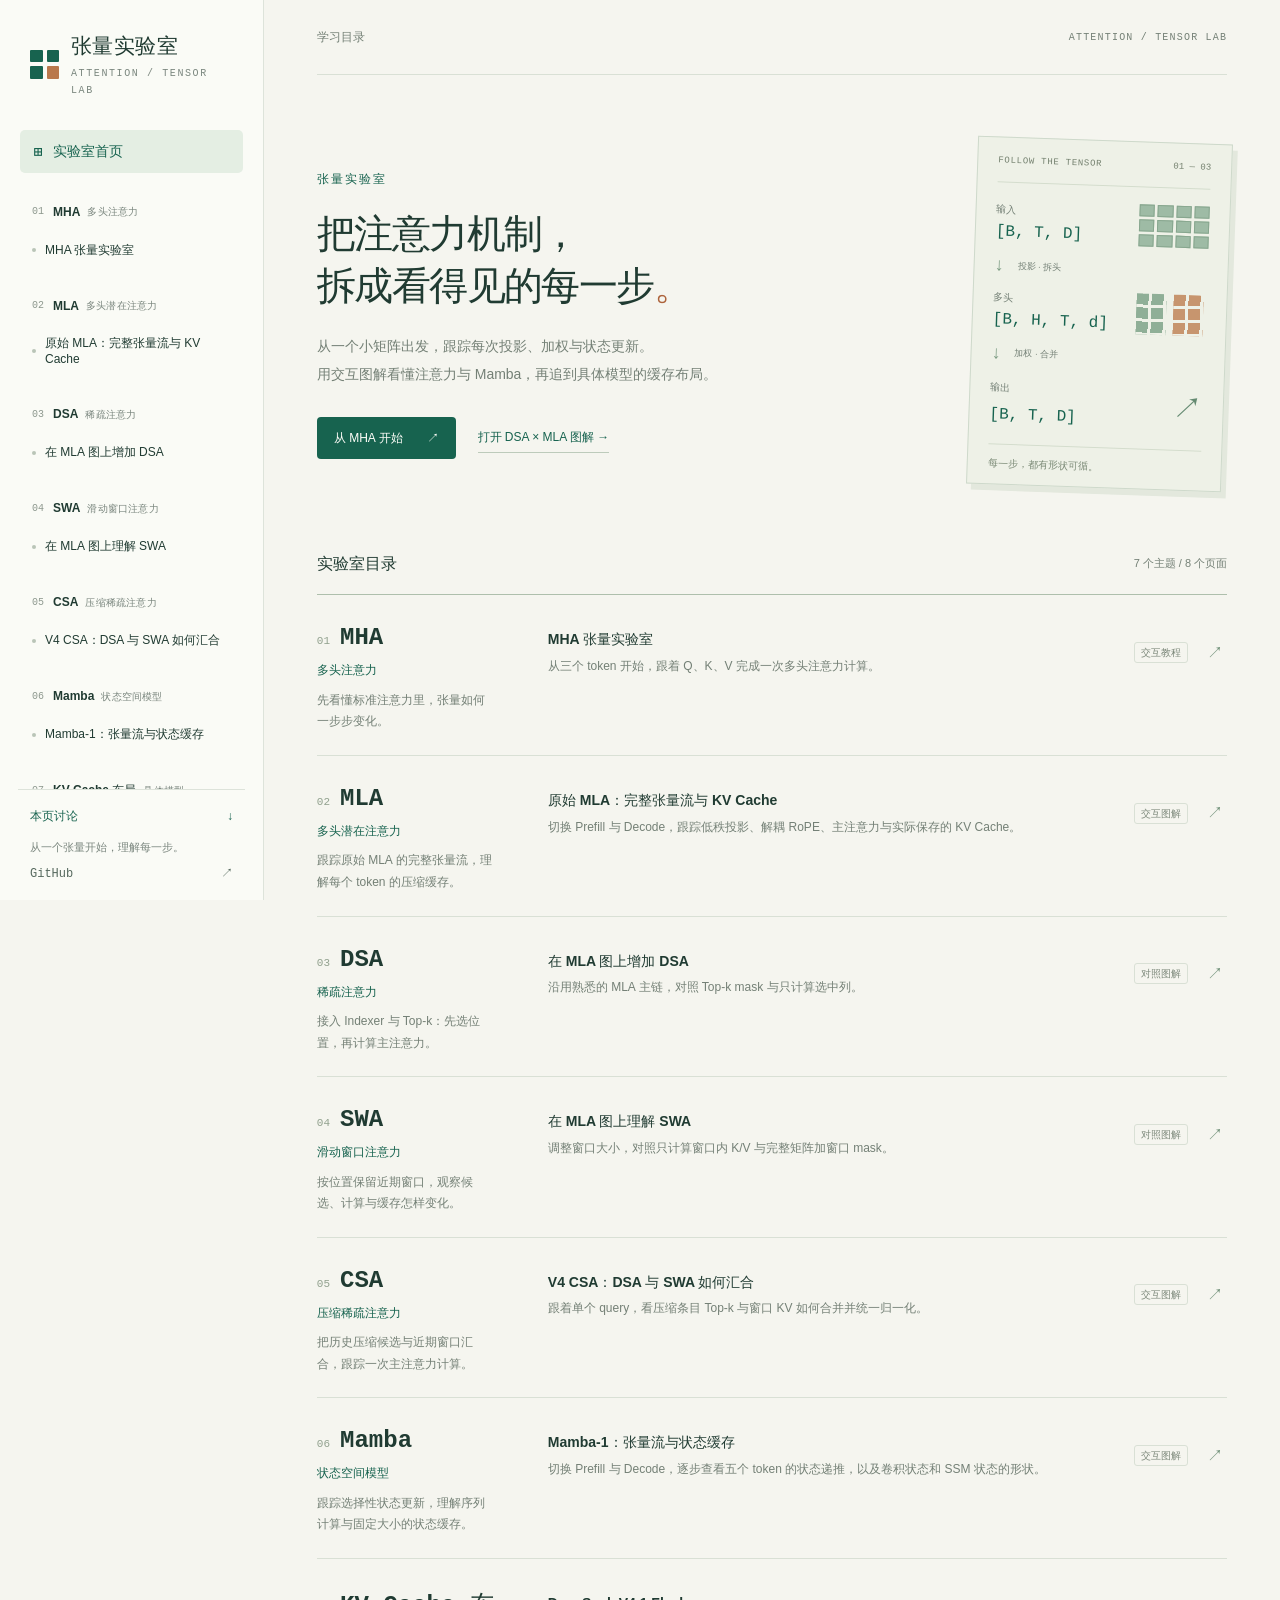
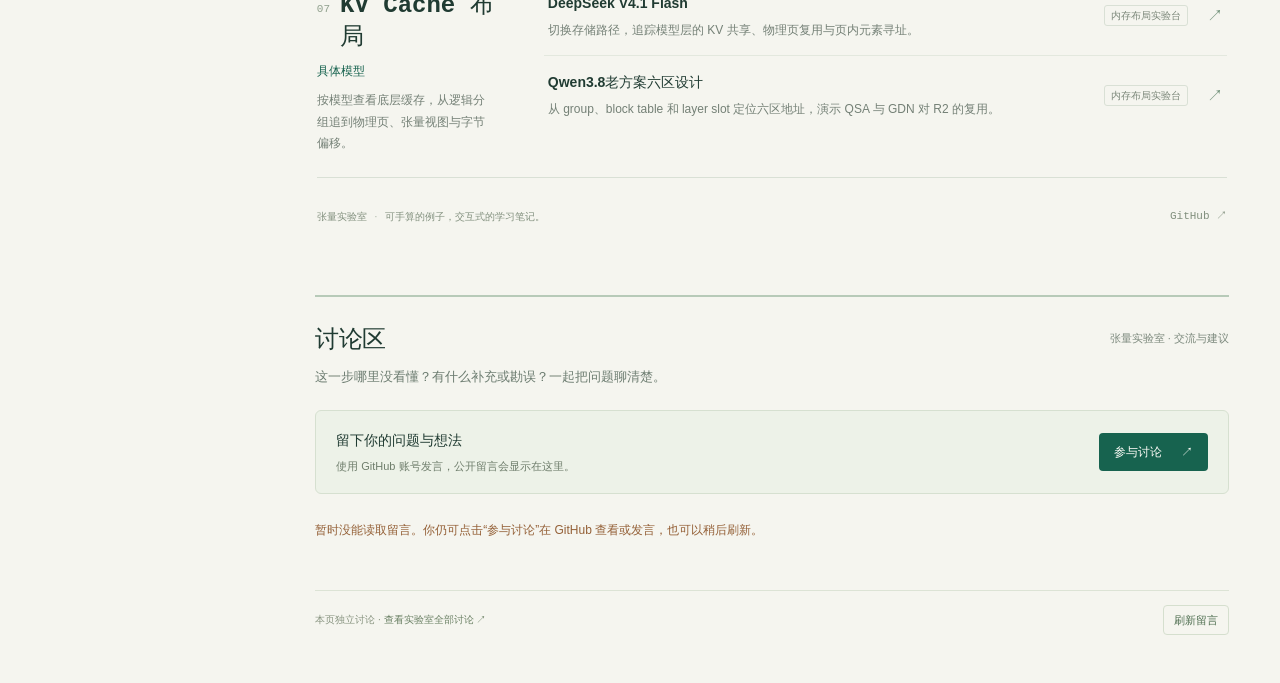
<file: index.html>
<!doctype html>
<html lang="zh-CN">
<head>
  <meta charset="utf-8">
  <meta name="viewport" content="width=device-width,initial-scale=1">
  <meta name="description" content="张量实验室：用可交互的矩阵、张量形状和数据流图，理解注意力机制、Mamba 状态空间模型与具体模型的缓存布局。">
  <title>张量实验室 · Attention，一步一步看懂</title>
  <link rel="stylesheet" href="assets/navigation.css">
  <link rel="stylesheet" href="assets/home.css">
  <script src="assets/catalog.js?v=mamba-20261103" defer></script>
  <script src="assets/navigation.js?v=discussion-20261031" defer></script>
  <script src="assets/home.js" defer></script>
</head>
<body data-lab-page="home">
  <main class="home" id="lab-main" tabindex="-1">
    <div class="home-topline"><span>学习目录</span><span>ATTENTION / TENSOR LAB</span></div>
    <section class="home-hero" aria-labelledby="home-title">
      <div>
        <p class="eyebrow">张量实验室</p>
        <h1 id="home-title">把注意力机制，<br>拆成看得见的每一步<span>。</span></h1>
        <p class="hero-intro">从一个小矩阵出发，跟踪每次投影、加权与状态更新。<br class="desktop-break">用交互图解看懂注意力与 Mamba，再追到具体模型的缓存布局。</p>
        <div class="hero-actions">
          <a class="start-link" href="mha-tensor-lab/index.html">从 MHA 开始 <span aria-hidden="true">↗</span></a>
          <a class="text-link" href="mha-tensor-lab/dsa-on-mla.html">打开 DSA × MLA 图解 <span aria-hidden="true">→</span></a>
        </div>
      </div>
      <div class="tensor-note" aria-label="张量变化示意：输入、拆分多头、合并输出">
        <div class="note-label">FOLLOW THE TENSOR <span>01 — 03</span></div>
        <div class="tensor-stage"><span class="stage-label">输入</span><code>[B, T, D]</code><div class="tensor-grid" aria-hidden="true"><i></i><i></i><i></i><i></i><i></i><i></i><i></i><i></i><i></i><i></i><i></i><i></i></div></div>
        <div class="tensor-connector">↓ <span>投影 · 拆头</span></div>
        <div class="tensor-stage"><span class="stage-label">多头</span><code>[B, H, T, d]</code><div class="tensor-heads" aria-hidden="true"><div class="mini-head"></div><div class="mini-head warm"></div></div></div>
        <div class="tensor-connector">↓ <span>加权 · 合并</span></div>
        <div class="tensor-stage last"><span class="stage-label">输出</span><code>[B, T, D]</code><span class="tensor-result" aria-hidden="true">↗</span></div>
        <p>每一步，都有形状可循。</p>
      </div>
    </section>
    <section class="directory" aria-labelledby="directory-title">
      <div class="directory-heading"><h2 id="directory-title">实验室目录</h2><span id="catalog-count">MHA · MLA · DSA · SWA · CSA · Mamba · KV Cache 布局</span></div>
      <div id="catalog-groups"></div>
      <noscript><p>交互教程需要启用 JavaScript。你也可以直接打开 <a href="mha-tensor-lab/index.html">MHA</a>、<a href="mha-tensor-lab/mla-original.html">MLA</a>、<a href="mha-tensor-lab/dsa-on-mla.html">DSA</a>、<a href="mha-tensor-lab/swa-on-mla.html">SWA</a>、<a href="mha-tensor-lab/csa-v4.html">CSA</a>、<a href="mha-tensor-lab/mamba-original.html">Mamba</a>、<a href="kv-cache/deepseek-v41-kv-cache.html">DeepSeek V4.1 Flash KV Cache 布局</a> 或 <a href="kv-cache/qwen38-six-region.html">Qwen3.8老方案六区设计</a>。</p></noscript>
    </section>
    <footer class="home-footer"><span>张量实验室 <span class="footer-dot">·</span> 可手算的例子，交互式的学习笔记。</span><a href="https://github.com/wangxiaoteng888/wangxiaoteng888.github.io" target="_blank" rel="noopener noreferrer">GitHub <span aria-hidden="true">↗</span></a></footer>
  </main>
</body>
</html>
</file>
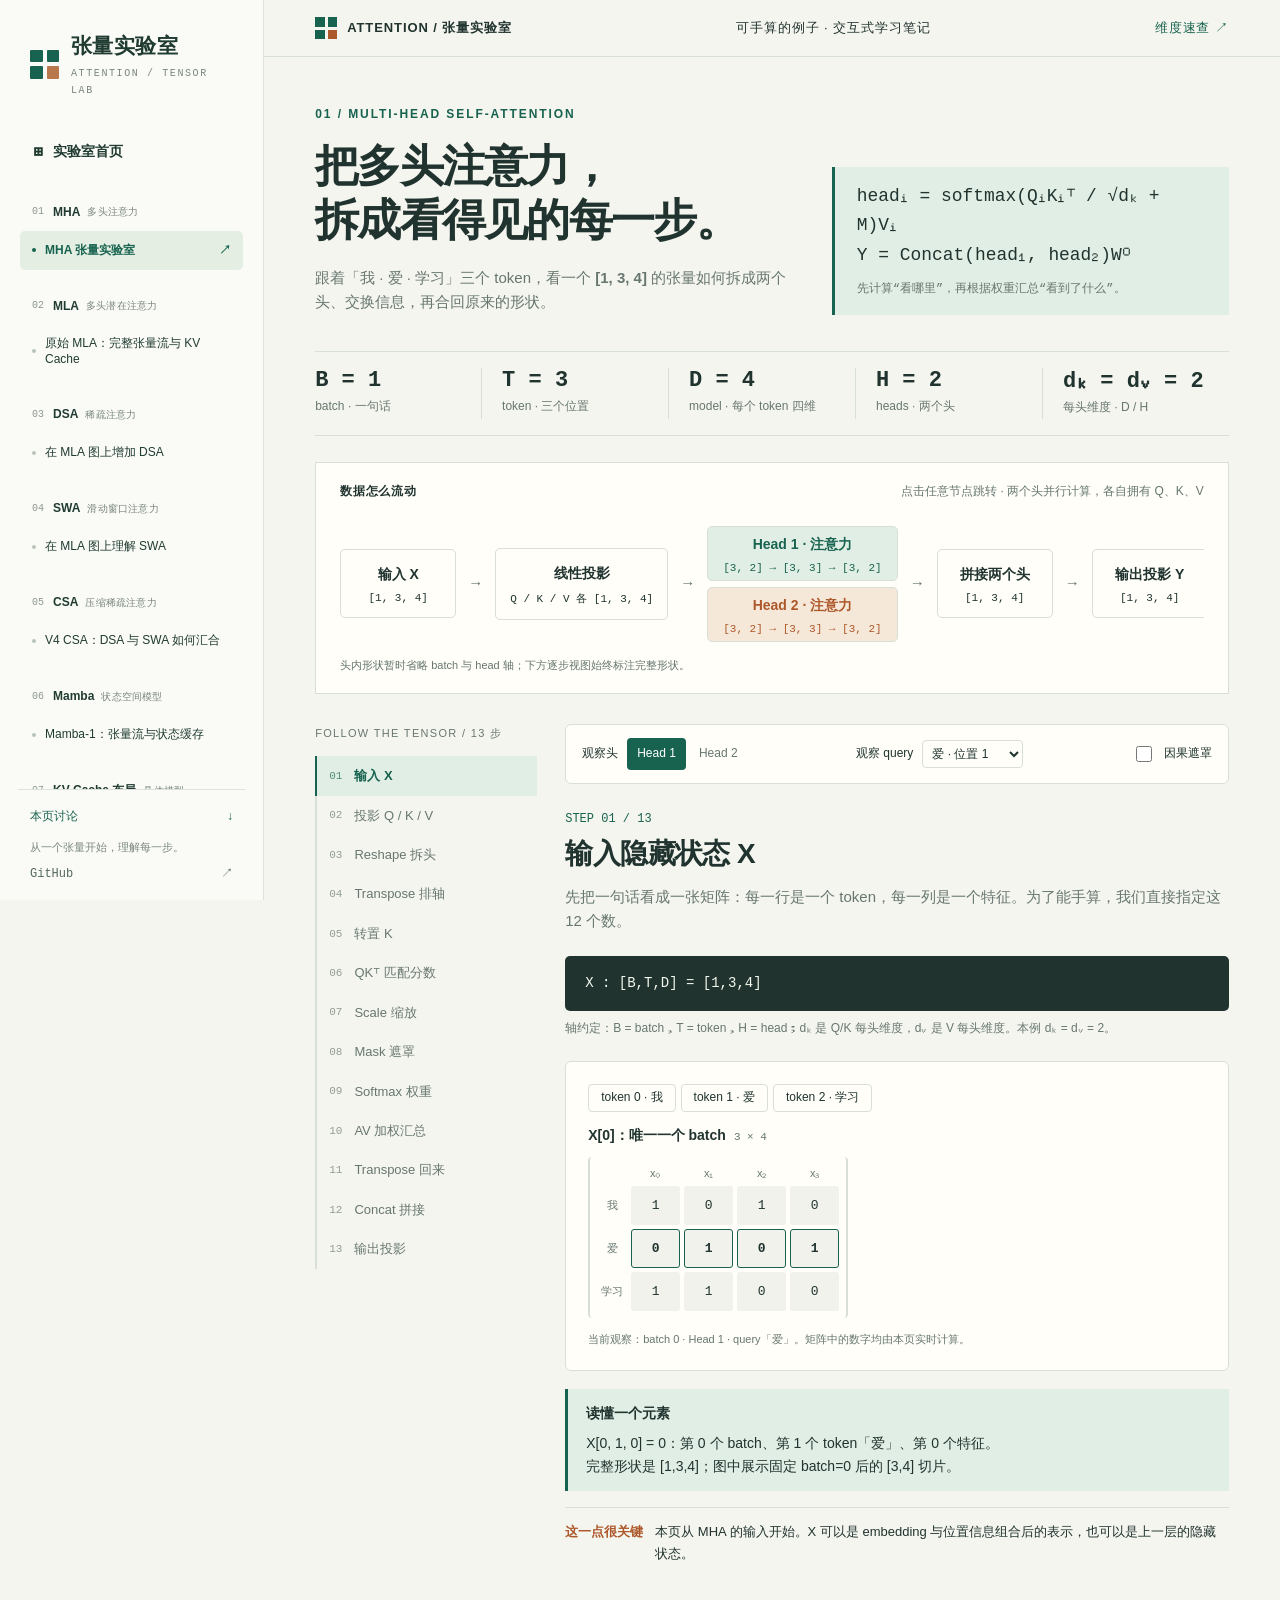
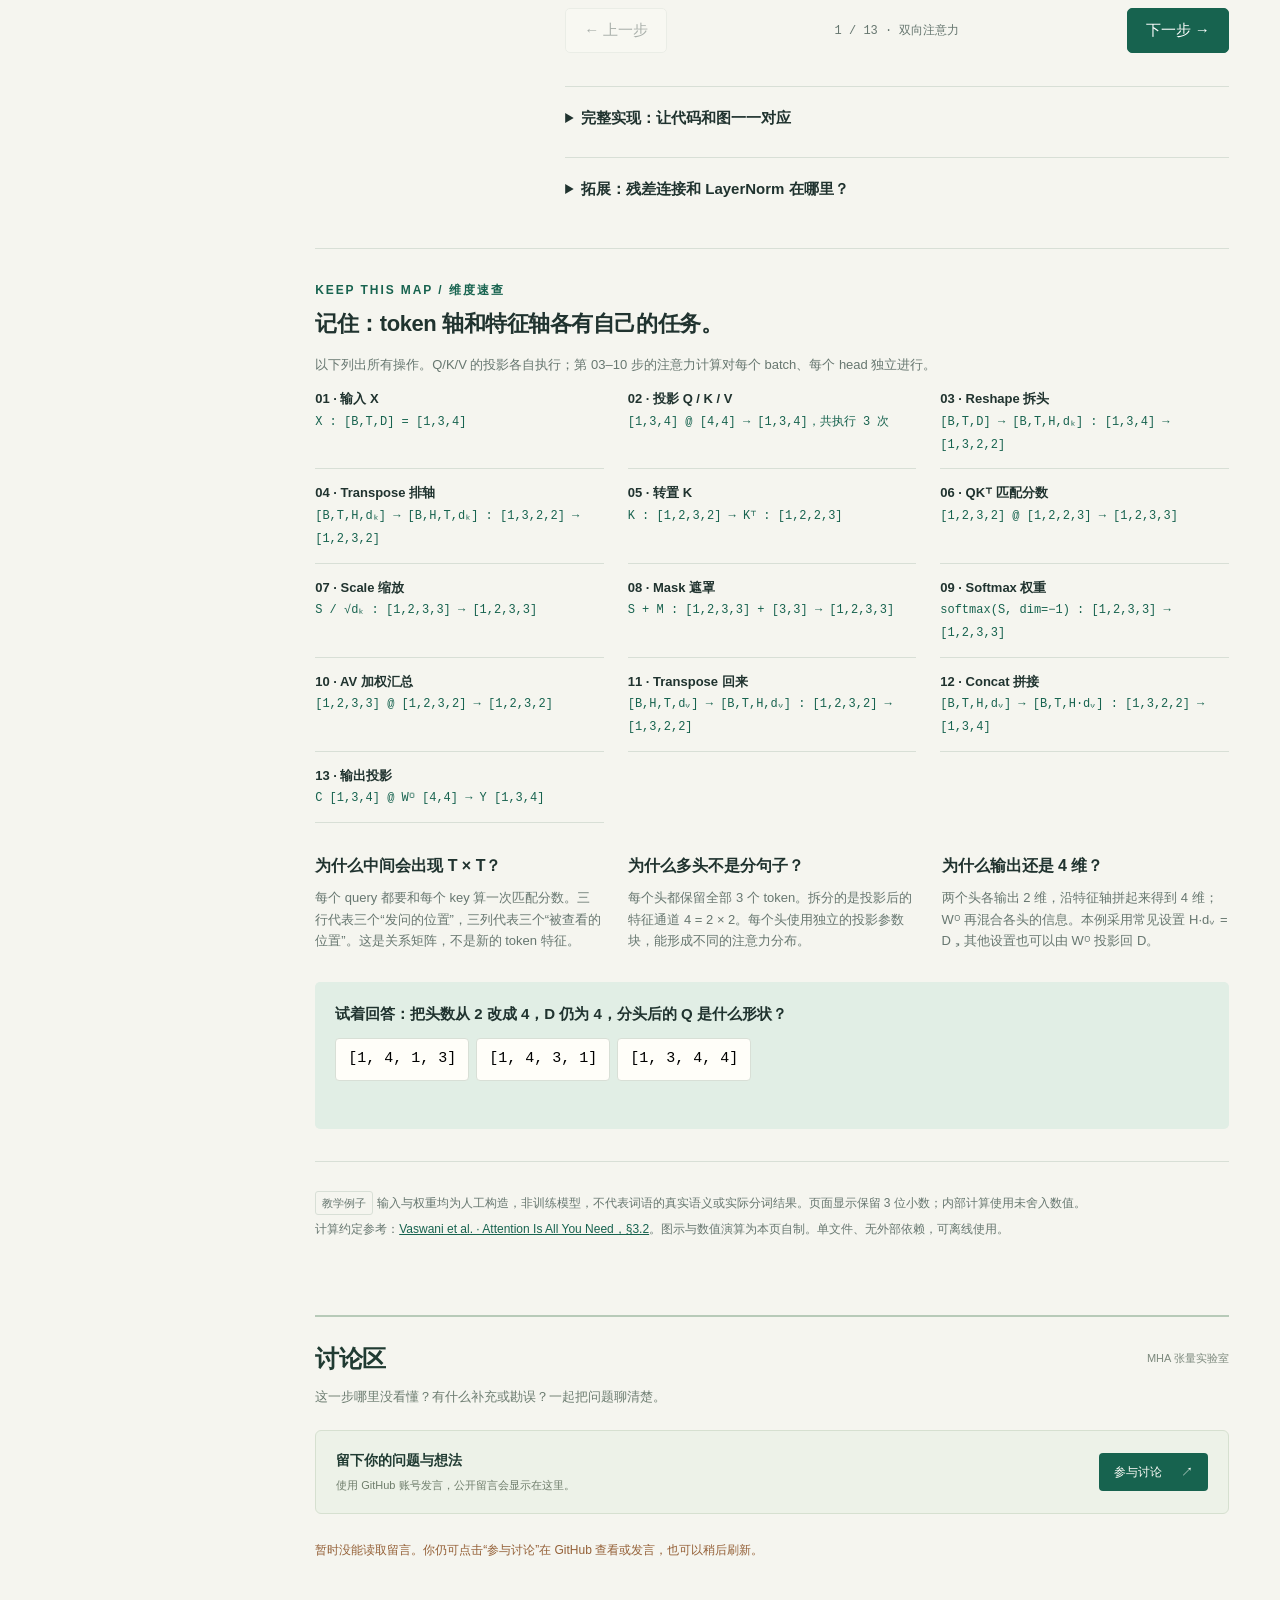
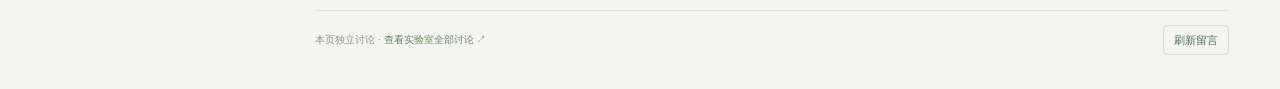
<file: mha-tensor-lab/index.html>
<!doctype html>
<html lang="zh-CN">
<head>
<meta charset="utf-8"><meta name="viewport" content="width=device-width,initial-scale=1">
<title>MHA 张量实验室 · 一步一步看懂多头注意力</title>
<style>
:root{--bg:#f5f5ef;--paper:#fffef9;--ink:#20332f;--muted:#677770;--line:#d8dfd6;--green:#17634f;--mint:#e1eee5;--orange:#ad582b;--peach:#f5e8d8;--mono:Consolas,'SFMono-Regular',monospace}*{box-sizing:border-box}body{margin:0;background:var(--bg);color:var(--ink);font-family:Inter,'Segoe UI','Microsoft YaHei',sans-serif;font-size:15px;line-height:1.65}button,select{font:inherit}button,a,select{ -webkit-tap-highlight-color:transparent}button{cursor:pointer}a{color:var(--green)}button:focus-visible,a:focus-visible,select:focus-visible{outline:3px solid var(--orange);outline-offset:3px}.top{border-bottom:1px solid var(--line);padding:17px 4vw;display:flex;justify-content:space-between;align-items:center;font-size:13px;letter-spacing:.07em}.brand{font-weight:750;display:flex;gap:10px;align-items:center}.logo{width:22px;height:22px;display:grid;grid-template-columns:repeat(2,1fr);gap:3px}.logo i{background:var(--green)}.logo i:last-child{background:var(--orange)}.top a{text-decoration:none}.wrap{max-width:1440px;padding:0 4vw;margin:auto}.hero{padding:48px 0 30px;display:grid;grid-template-columns:1.2fr 1fr;gap:40px;align-items:end}.eyebrow{font-size:12px;color:var(--green);font-weight:700;letter-spacing:.16em}.hero h1{font-size:clamp(29px,3.4vw,47px);line-height:1.25;margin:14px 0 18px;font-weight:680;letter-spacing:-.04em}.hero p{max-width:620px;color:var(--muted);margin:0}.formula{font-family:var(--mono);font-size:clamp(13px,1.4vw,18px);border-left:3px solid var(--green);padding:15px 22px;background:var(--mint)}.formula small{display:block;font-family:inherit;color:var(--muted);margin-top:10px;font-size:12px}.parameters{display:flex;gap:0;flex-wrap:wrap;border-top:1px solid var(--line);border-bottom:1px solid var(--line);margin:6px 0 26px;padding:16px 0}.parameter{flex:1;min-width:125px;border-right:1px solid var(--line);padding:0 20px}.parameter:first-child{padding-left:0}.parameter:last-child{border:0}.parameter strong{font:700 22px var(--mono);display:block}.parameter span{font-size:12px;color:var(--muted)}.overview{background:var(--paper);border:1px solid var(--line);padding:19px 24px;margin-bottom:30px}.section-label{display:flex;justify-content:space-between;gap:12px;font-size:12px;color:var(--muted)}.section-label strong{color:var(--ink);letter-spacing:.06em}.flow{display:flex;align-items:center;gap:12px;overflow-x:auto;padding:24px 0 8px}.flow .node{flex-shrink:0;text-align:center;min-width:116px;padding:13px 14px;border:1px solid var(--line);background:transparent;color:var(--ink);border-radius:5px}.node b{display:block;font-size:14px}.node small{font:11px var(--mono);display:block;margin-top:6px}.node:hover{border-color:var(--green);background:var(--mint)}.arrow{color:var(--muted)}.heads{display:flex;flex-direction:column;gap:6px;flex-shrink:0}.heads .node{padding:6px 15px;min-width:155px}.h0{background:var(--mint)!important;color:var(--green)!important}.h1{background:var(--peach)!important;color:var(--orange)!important}.workspace{display:grid;grid-template-columns:222px minmax(0,1fr);gap:28px;align-items:start}.rail{position:sticky;top:18px}.rail-title{font-size:11px;letter-spacing:.12em;color:var(--muted);margin-bottom:14px}.step{display:flex;align-items:center;gap:12px;width:100%;text-align:left;border:0;border-left:2px solid var(--line);background:transparent;padding:9px 12px;color:var(--muted);font-size:13px}.step .idx{font:11px var(--mono);opacity:.7}.step.active{color:var(--green);background:var(--mint);border-color:var(--green);font-weight:700}.step:hover{color:var(--green)}.main{min-width:0}.toolbar{display:flex;flex-wrap:wrap;gap:15px;justify-content:space-between;align-items:center;padding:13px 16px;border:1px solid var(--line);background:var(--paper);border-radius:6px}.control{display:flex;gap:9px;align-items:center;font-size:12px}.seg{display:flex;gap:3px}.seg button{border:1px solid transparent;border-radius:4px;background:transparent;color:var(--muted);padding:5px 9px;font-size:12px}.seg button.on{background:var(--green);color:white}.seg button.on.h1{border-color:var(--orange)}select{background:var(--paper);color:var(--ink);border:1px solid var(--line);border-radius:4px;padding:5px}input[type=checkbox]{accent-color:var(--green);width:16px;height:16px}.lesson{padding:28px 0 10px}.step-kicker{font:12px var(--mono);color:var(--green)}h2{font-size:28px;line-height:1.35;margin:9px 0 12px;letter-spacing:-.02em}.intro{color:var(--muted);margin:0 0 22px;max-width:850px}.shape-line{display:flex;flex-wrap:wrap;gap:12px;align-items:center;background:var(--ink);color:#f3f7ed;border-radius:5px;padding:16px 20px;font-family:var(--mono);font-size:14px}.shape-line .dim{color:#a9d9bc}.shape-line span{white-space:normal}.axis-guide{font-size:12px;color:var(--muted);margin:8px 0 22px}.visual{background:var(--paper);border:1px solid var(--line);padding:22px;border-radius:6px;overflow-x:auto;min-height:235px}.matrix-row{display:flex;gap:19px;align-items:center;flex-wrap:wrap}.matrix-wrap{flex-shrink:0}.matrix-caption{display:flex;gap:8px;align-items:baseline;margin-bottom:10px;font-weight:650;font-size:14px}.matrix-caption small{font:11px var(--mono);color:var(--muted);font-weight:400}.matrix{display:grid;gap:4px;padding:7px;border-left:2px solid var(--line);border-right:2px solid var(--line);width:max-content;border-radius:4px}.cell{width:49px;min-height:39px;display:flex;align-items:center;justify-content:center;background:#f0f2eb;border:1px solid transparent;border-radius:3px;font:13px var(--mono);color:var(--ink);padding:3px}.cell.tint0{background:var(--mint);color:var(--green)}.cell.tint1{background:var(--peach);color:var(--orange)}.cell.sel{border:1px solid var(--green);font-weight:bold}.cell.negative{background:#eeeae5;color:#8c8278}.axis{display:flex;align-items:center;justify-content:center;font-size:11px;color:var(--muted);min-width:29px}.matrix-note{font-size:11px;color:var(--muted);margin-top:8px}.operator{font:22px var(--mono);color:var(--muted)}.slice-group{display:flex;gap:18px;flex-wrap:wrap}.slice{padding:12px;border:1px solid var(--line);border-radius:4px}.slice-title{font-size:11px;color:var(--muted);margin-bottom:10px}.detail{margin-top:18px;border-left:3px solid var(--green);padding:13px 18px;background:var(--mint);font-size:14px}.detail strong{display:block;margin-bottom:7px}.math{font-family:var(--mono);font-size:13px;line-height:1.9;overflow-wrap:anywhere}.hint{margin:15px 0 0;color:var(--muted);font-size:13px}.note{margin-top:16px;display:flex;gap:12px;font-size:13px;padding:13px 0;border-top:1px solid var(--line)}.note b{color:var(--orange);white-space:nowrap}.pager{display:flex;align-items:center;justify-content:space-between;margin:21px 0 33px}.pager button{white-space:nowrap;border:1px solid var(--line);padding:9px 18px;border-radius:5px;background:var(--paper);color:var(--ink)}.pager .primary{background:var(--green);color:white;border-color:var(--green)}button:disabled{opacity:.35;cursor:default}.progress{font:12px var(--mono);color:var(--muted)}.extension{margin:16px 0 26px;border-top:1px solid var(--line);padding-top:19px}.extension summary{cursor:pointer;font-weight:650;font-size:15px}.extension p{font-size:14px;color:var(--muted)}pre{background:var(--ink);color:#e0eddf;padding:22px;border-radius:6px;overflow-x:auto;font:12px/1.85 var(--mono)}.cheat{padding:32px 0;border-top:1px solid var(--line);margin-top:20px}.cheat h2{font-size:22px}.shape-grid{display:grid;grid-template-columns:repeat(3,minmax(0,1fr));gap:0 24px}.shape-item{padding:13px 0;border-bottom:1px solid var(--line);font-size:13px}.shape-item b{display:block;font-weight:600}.shape-item code{font-size:12px;color:var(--green)}.concepts{display:grid;grid-template-columns:repeat(3,1fr);gap:26px;margin:30px 0}.concepts h3{font-size:16px;margin:0 0 8px}.concepts p{font-size:13px;color:var(--muted);margin:0}.footer{font-size:12px;color:var(--muted);padding:24px 0 32px;border-top:1px solid var(--line)}.footer p{margin:5px 0}.badge{display:inline-block;font-size:11px;padding:2px 6px;border:1px solid var(--line);border-radius:3px}.token-labels{display:flex;gap:5px;margin-bottom:12px}.token{padding:3px 12px;border:1px solid var(--line);font-size:12px;border-radius:4px}.weighted{display:flex;gap:14px;flex-wrap:wrap;align-items:center}.weight-token{width:100px;text-align:center}.bar{height:6px;background:#e9eee5;border-radius:3px;margin:8px 0}.bar i{display:block;background:var(--green);height:100%;border-radius:3px}.weight-token small{font-family:var(--mono)}.flow-caption{font-size:11px;color:var(--muted);margin-top:6px}.track-cell{display:flex;gap:4px;flex-wrap:wrap;align-items:center;margin:7px 0;font-size:12px}.track-cell .val{font-family:var(--mono);padding:6px 11px;border-radius:3px}.quiz{background:var(--mint);padding:20px;border-radius:5px;margin-top:23px}.quiz h3{font-size:15px;margin:0 0 12px}.quiz button{background:var(--paper);border:1px solid var(--line);padding:8px 12px;border-radius:4px;margin:0 7px 6px 0;font-family:var(--mono)}#quiz-result{font-size:13px;min-height:22px}.split-note{font-size:12px;color:var(--muted);margin-bottom:14px}.live-note{font-size:11px;color:var(--muted);margin-top:12px}.print-only{display:none}@media(max-width:1100px){.wrap{padding:0 25px}.workspace{grid-template-columns:185px minmax(0,1fr);gap:20px}.hero{grid-template-columns:1fr}.hero .formula{max-width:680px}.shape-grid{grid-template-columns:repeat(2,minmax(0,1fr))}.matrix-row{gap:14px}.visual{padding:16px}}@media(max-width:720px){.wrap{padding:0 17px}.top{padding:15px 17px}.top .right{display:none}.hero{padding:29px 0 22px;gap:20px}.hero h1{font-size:32px}.parameters{gap:14px 0}.parameter{min-width:33%;padding:0 10px}.parameter:first-child{padding-left:10px}.parameter:nth-child(3){border:0}.workspace{display:block}.rail{position:static;display:flex;overflow-x:auto;gap:6px;padding:0 0 13px}.rail-title{display:none}.step{width:auto;white-space:nowrap;border:1px solid var(--line);border-radius:4px;padding:7px 10px}.toolbar{gap:9px}.control{font-size:11px}.shape-grid{grid-template-columns:1fr}.concepts{grid-template-columns:1fr;gap:20px}.cell{width:44px;min-height:35px;font-size:12px}.matrix-row{gap:12px}.visual{padding:14px}.shape-line{font-size:12px;padding:13px}.overview{padding:16px}.section-label{flex-direction:column;gap:4px}h2{font-size:25px}.note{display:block}.note b{display:block;margin-bottom:5px}.formula{padding:12px}.pager button{padding:8px 12px}.progress{font-size:11px}}@media print{body{background:white}.rail,.toolbar,.pager,.quiz{display:none}.workspace{display:block}.hero{padding-top:10px}.print-only{display:block}.overview,.visual{break-inside:avoid}.extension{display:block}}
@media(max-width:380px){.top{flex-wrap:wrap;gap:10px;font-size:11px}.top>a{margin-left:auto}.parameter strong{font-size:18px}.hero h1{font-size:29px}}
</style>

<link rel="stylesheet" href="../assets/navigation.css">
<script src="../assets/catalog.js?v=mamba-20261103" defer></script>
<script src="../assets/navigation.js?v=discussion-20261031" defer></script>
</head>
<body data-lab-page="mha">
<header class="top"><div class="brand"><span class="logo" aria-hidden="true"><i></i><i></i><i></i><i></i></span> ATTENTION / 张量实验室</div><div class="right">可手算的例子 · 交互式学习笔记</div><a href="#reference">维度速查 ↗</a></header>
<div class="wrap">
<section class="hero"><div><div class="eyebrow">01 / MULTI-HEAD SELF-ATTENTION</div><h1>把多头注意力，<br>拆成看得见的每一步。</h1><p>跟着「我 · 爱 · 学习」三个 token，看一个 <b>[1, 3, 4]</b> 的张量如何拆成两个头、交换信息，再合回原来的形状。</p></div><div class="formula">headᵢ = softmax(QᵢKᵢᵀ / √dₖ + M)Vᵢ<br>Y = Concat(head₁, head₂)Wᴼ<small>先计算“看哪里”，再根据权重汇总“看到了什么”。</small></div></section>
<div class="parameters"><div class="parameter"><strong>B = 1</strong><span>batch · 一句话</span></div><div class="parameter"><strong>T = 3</strong><span>token · 三个位置</span></div><div class="parameter"><strong>D = 4</strong><span>model · 每个 token 四维</span></div><div class="parameter"><strong>H = 2</strong><span>heads · 两个头</span></div><div class="parameter"><strong>dₖ = dᵥ = 2</strong><span>每头维度 · D / H</span></div></div>
<section class="overview"><div class="section-label"><strong>数据怎么流动</strong><span>点击任意节点跳转 · 两个头并行计算，各自拥有 Q、K、V</span></div><div class="flow"><button class="node" data-step="0"><b>输入 X</b><small>[1, 3, 4]</small></button><span class="arrow">→</span><button class="node" data-step="1"><b>线性投影</b><small>Q / K / V 各 [1, 3, 4]</small></button><span class="arrow">→</span><div class="heads"><button class="node h0" data-step="5" data-head="0"><b>Head 1 · 注意力</b><small>[3, 2] → [3, 3] → [3, 2]</small></button><button class="node h1" data-step="5" data-head="1"><b>Head 2 · 注意力</b><small>[3, 2] → [3, 3] → [3, 2]</small></button></div><span class="arrow">→</span><button class="node" data-step="11"><b>拼接两个头</b><small>[1, 3, 4]</small></button><span class="arrow">→</span><button class="node" data-step="12"><b>输出投影 Y</b><small>[1, 3, 4]</small></button></div><div class="flow-caption">头内形状暂时省略 batch 与 head 轴；下方逐步视图始终标注完整形状。</div></section>
<div class="workspace" id="workspace"><nav class="rail" id="steps" aria-label="计算步骤"></nav><main class="main"><div class="toolbar"><div class="control">观察头 <div class="seg"><button id="head0" aria-pressed="true">Head 1</button><button id="head1" aria-pressed="false">Head 2</button></div></div><label class="control">观察 query <select id="token"><option value="0">我 · 位置 0</option><option value="1" selected>爱 · 位置 1</option><option value="2">学习 · 位置 2</option></select></label><label class="control"><input type="checkbox" id="causal">因果遮罩</label></div><article class="lesson"><div class="step-kicker" id="kicker"></div><h2 id="title"></h2><p class="intro" id="intro"></p><div class="shape-line" id="shapes"></div><div class="axis-guide">轴约定：B = batch，T = token，H = head；dₖ 是 Q/K 每头维度，dᵥ 是 V 每头维度。本例 dₖ = dᵥ = 2。</div><div class="visual" id="visual"></div><div class="detail" id="detail" aria-live="polite"></div><div class="note"><b>这一点很关键</b><span id="note"></span></div></article><div class="pager"><button id="prev">← 上一步</button><span class="progress" id="progress"></span><button class="primary" id="next">下一步 →</button></div>
<details class="extension"><summary>完整实现：让代码和图一一对应</summary><p>下面是 PyTorch 风格的核心流程。权重按 [输入维, 输出维] 存放，因此使用 X @ W。省略 bias、dropout；这里从已准备好的隐藏状态 X 开始，不再计算 embedding 或位置编码。</p><pre>B, T, D = X.shape                     # [1, 3, 4]
H, dk, dv = 2, 2, 2
Q = X @ WQ                            # [1, 3, 4]
K = X @ WK                            # [1, 3, 4]
V = X @ WV                            # [1, 3, 4]

Q = Q.reshape(B, T, H, dk)             # [1, 3, 2, 2]
K = K.reshape(B, T, H, dk)
V = V.reshape(B, T, H, dv)
Q = Q.transpose(1, 2)                 # [1, 2, 3, 2]
K = K.transpose(1, 2)
V = V.transpose(1, 2)

KT = K.transpose(-2, -1)              # [1, 2, 2, 3]
S = Q @ KT                            # [1, 2, 3, 3]
S = S / (dk ** 0.5)                   # [1, 2, 3, 3]
if causal:
    future = torch.ones(T, T, dtype=torch.bool,
                        device=X.device).triu(diagonal=1)
    S = S.masked_fill(future, float('-inf'))
A = torch.softmax(S, dim=-1)          # [1, 2, 3, 3]
Z = A @ V                             # [1, 2, 3, 2]

Z = Z.transpose(1, 2)                 # [1, 3, 2, 2]
C = Z.contiguous().view(B, T, H * dv)  # [1, 3, 4]
Y = C @ WO                            # [1, 3, 4]</pre></details>
<details class="extension"><summary>拓展：残差连接和 LayerNorm 在哪里？</summary><p>MHA 到 Y 就已结束。原始 Transformer 的 Post-LN 注意力子层还会计算 R = X + Y，再计算 LayerNorm(R)。这两步都保持 [1, 3, 4]。LayerNorm 在每个 token 的 4 个特征上求均值与方差；完整形式是 γ ⊙ (R − μ) / √(σ² + ε) + β。本示例省略 dropout。</p><p>Pre-LN 结构把归一化移到 MHA 输入之前，写成 X + MHA(LayerNorm(X))。所以“残差和归一化的位置”取决于模型结构，不能把它们当成 MHA 内部固定步骤。</p></details>
</main></div>
<section class="cheat" id="reference"><div class="eyebrow">KEEP THIS MAP / 维度速查</div><h2>记住：token 轴和特征轴各有自己的任务。</h2><p class="hint">以下列出所有操作。Q/K/V 的投影各自执行；第 03–10 步的注意力计算对每个 batch、每个 head 独立进行。</p><div class="shape-grid" id="shape-grid"></div><div class="concepts"><div><h3>为什么中间会出现 T × T？</h3><p>每个 query 都要和每个 key 算一次匹配分数。三行代表三个“发问的位置”，三列代表三个“被查看的位置”。这是关系矩阵，不是新的 token 特征。</p></div><div><h3>为什么多头不是分句子？</h3><p>每个头都保留全部 3 个 token。拆分的是投影后的特征通道 4 = 2 × 2。每个头使用独立的投影参数块，能形成不同的注意力分布。</p></div><div><h3>为什么输出还是 4 维？</h3><p>两个头各输出 2 维，沿特征轴拼起来得到 4 维；Wᴼ 再混合各头的信息。本例采用常见设置 H·dᵥ = D，其他设置也可以由 Wᴼ 投影回 D。</p></div></div><div class="quiz"><h3>试着回答：把头数从 2 改成 4，D 仍为 4，分头后的 Q 是什么形状？</h3><button data-answer="wrong">[1, 4, 1, 3]</button><button data-answer="right">[1, 4, 3, 1]</button><button data-answer="wrong">[1, 3, 4, 4]</button><div id="quiz-result" aria-live="polite"></div></div></section>
<footer class="footer"><p><span class="badge">教学例子</span> 输入与权重均为人工构造，非训练模型，不代表词语的真实语义或实际分词结果。页面显示保留 3 位小数；内部计算使用未舍入数值。</p><p>计算约定参考：<a href="https://arxiv.org/html/1706.03762v7#S3.SS2" target="_blank" rel="noopener">Vaswani et al. · Attention Is All You Need，§3.2</a>。图示与数值演算为本页自制。单文件、无外部依赖，可离线使用。</p></footer>
</div>
<script>
'use strict';
const tokens=['我','爱','学习'];
const X=[[1,0,1,0],[0,1,0,1],[1,1,0,0]];
const WQ=[[1,0,1,0],[0,1,0,1],[0,0,1,0],[0,0,0,1]];
const WK=[[1,0,0,0],[0,1,0,0],[0,0,1,0],[0,0,0,1]];
const WV=[[1,0,0,1],[0,1,1,0],[1,0,0,0],[0,1,0,0]];
const WO=[[1,0,.5,0],[0,1,0,.5],[.5,0,1,0],[0,.5,0,1]];
const transpose=m=>m[0].map((_,j)=>m.map(r=>r[j]));
const mm=(a,b)=>a.map(r=>b[0].map((_,j)=>r.reduce((s,x,k)=>s+x*b[k][j],0)));
const softmax=r=>{const max=Math.max(...r),e=r.map(v=>Math.exp(v-max)),sum=e.reduce((a,b)=>a+b,0);return e.map(v=>v/sum)};
const split=m=>[0,1].map(h=>m.map(r=>r.slice(2*h,2*h+2)));
const Q=mm(X,WQ),K=mm(X,WK),V=mm(X,WV),qh=split(Q),kh=split(K),vh=split(V);
let step=0,head=0,query=1,causal=false,projection='Q',chosenKey=0;
function compute(mask){const raw=qh.map((q,h)=>mm(q,transpose(kh[h])));const scaled=raw.map(m=>m.map(r=>r.map(v=>v/Math.sqrt(2))));const masked=scaled.map(m=>m.map((r,i)=>r.map((v,j)=>mask&&j>i?-Infinity:v)));const A=masked.map(m=>m.map(softmax));const Z=A.map((a,h)=>mm(a,vh[h]));const C=X.map((_,i)=>[...Z[0][i],...Z[1][i]]);return {raw,scaled,masked,A,Z,C,Y:mm(C,WO)}}
let data=compute(false);
const f=n=>n===-Infinity?'−∞':Number.isInteger(n)?String(n):n.toFixed(3);
const vec=r=>'['+r.map(f).join(', ')+']';
const descriptions=[
['输入隐藏状态 X','先把一句话看成一张矩阵：每一行是一个 token，每一列是一个特征。为了能手算，我们直接指定这 12 个数。','X : [B,T,D] = [1,3,4]','本页从 MHA 的输入开始。X 可以是 embedding 与位置信息组合后的表示，也可以是上一层的隐藏状态。'],
['线性投影：从 X 得到 Q、K、V','同一个 X 分别乘三套权重。Q 用来发起查询，K 用来匹配查询，V 是被加权汇总的内容。切换下方标签，查看三次独立的矩阵乘法。','[1,3,4] @ [4,4] → [1,3,4]，共执行 3 次','这里的权重在真实模型中需要训练。WK 特意设为单位矩阵以方便核算；一般情况下它不是单位矩阵。'],
['Reshape：把 4 维拆成 2 × 2','每个 token 的投影向量分成两组，每组 2 个数。这里只改变张量形状，不做乘法，也不产生新的数。下面以 Q 为例；K、V 同样处理。','[B,T,D] → [B,T,H,dₖ] : [1,3,4] → [1,3,2,2]','拆的是投影后的特征维，不是 token 维。两个头都能看到完整的句子。'],
['Transpose：把 head 轴移到前面','把 [batch, token, head, feature] 改为 [batch, head, token, feature]，方便后续对每个头批量做矩阵乘法。下面展示 Q 的两个头。','[B,T,H,dₖ] → [B,H,T,dₖ] : [1,3,2,2] → [1,2,3,2]','虽然两个相邻维度都等于 2，但它们含义不同。transpose 交换轴和索引映射，不等同于直接 reshape。'],
['转置 K：为点积准备好列','在每个头内部，只交换 K 的最后两个轴。原本“一行一个 key”，现在“一列一个 key”，这样 Q 的行就能和 K 的列做点积。','K : [1,2,3,2] → Kᵀ : [1,2,2,3]','这里只转置 token 与特征轴。batch 轴和 head 轴保持不变。'],
['QKᵀ：每个 token 对所有 token 打分','Q 的每一行和 K 的每一行做点积，得到一个 3 × 3 分数矩阵。点击分数中的数字，查看它对应的具体点积。','[1,2,3,2] @ [1,2,2,3] → [1,2,3,3]','矩阵乘法收缩的是 dₖ=2。两个 3 分别是 query 长度与 key 长度，不能把它们当成特征维。'],
['Scale：除以 √dₖ','把所有匹配分数除以 √2 ≈ 1.414，形状不变。缩放用于控制点积的数值尺度，减轻 softmax 过度饱和。','S / √dₖ : [1,2,3,3] → [1,2,3,3]','分母是每个头的 key 维度 √dₖ，不是 √D，也不是 token 数 √T。'],
['Mask：禁止看见未来（可选）','打开上方“因果遮罩”：第 i 行只允许关注位置 j ≤ i。未来位置先加上 −∞，经过下一步 softmax 后，其权重就会变成 0。','S + M : [1,2,3,3] + [3,3] → [1,2,3,3]','[3,3] 遮罩广播到所有 batch 和 head。双向 self-attention 可不使用因果遮罩；padding 遮罩属于另一类遮罩。'],
['Softmax：把每行分数变成权重','沿最后一维，也就是 key 轴，分别对每个 query 归一化。每个数表示当前 query 从对应 token 的 V 中取多少信息。','softmax(S, dim=−1) : [1,2,3,3] → [1,2,3,3]','每一行权重之和为 1；每一列不要求和为 1。这里只在同一个头内部归一化。'],
['AV：按权重汇总 Value','将注意力矩阵 A 乘上 V。每个 query 的输出，是所有 value 向量的加权和。现在从“token 之间的关系”回到了“token 的特征”。','[1,2,3,3] @ [1,2,3,2] → [1,2,3,2]','这次矩阵乘法收缩的是 key/value 的 token 轴 T=3。输出的最后一维来自 V 的 dᵥ=2。'],
['Transpose 回来：按 token 排好两个头','每个头都已经算完了。现在交换 head 轴和 token 轴，把同一个 token 的两个头放在一起，准备拼接。','[B,H,T,dᵥ] → [B,T,H,dᵥ] : [1,2,3,2] → [1,3,2,2]','这一步仍然没有数值计算。不要跳过它直接展平，否则会把不同 token 的结果混在一起。'],
['Concat：合并 head 与 feature 两个轴','对每个 token，把 Head 1 的 2 个数和 Head 2 的 2 个数首尾相接。得到一个 4 维向量。','[B,T,H,dᵥ] → [B,T,H·dᵥ] : [1,3,2,2] → [1,3,4]','拼接是 [头1的两个数, 头2的两个数]，不是相加或取平均。PyTorch 中转置后可先 contiguous() 再 view。'],
['输出投影：让两个头的信息融合','拼接结果 C 再乘 Wᴼ，得到 MHA 输出 Y。每个 token 都保留一个输出向量，但它已融合了其他位置的 value 信息。','C [1,3,4] @ Wᴼ [4,4] → Y [1,3,4]','MHA 本身到这里结束。残差连接、LayerNorm、前馈网络属于 Transformer 子层或模块外围的操作。']
];
const shortNames=['输入 X','投影 Q / K / V','Reshape 拆头','Transpose 排轴','转置 K','QKᵀ 匹配分数','Scale 缩放','Mask 遮罩','Softmax 权重','AV 加权汇总','Transpose 回来','Concat 拼接','输出投影'];
function matrix(name,m,opt={}){const rows=opt.rows||m.map((_,i)=>String(i)),cols=opt.cols||m[0].map((_,i)=>String(i));let html=`<div class="matrix-wrap"><div class="matrix-caption">${name}<small>${m.length} × ${m[0].length}</small></div><div class="matrix" style="grid-template-columns:30px repeat(${m[0].length},auto)"><span></span>${cols.map(c=>`<span class="axis">${c}</span>`).join('')}`;m.forEach((r,i)=>{html+=`<span class="axis">${rows[i]}</span>`;r.forEach((v,j)=>{const hue=opt.split?Math.floor(j/2):opt.hue;let cls='cell'+(hue!==undefined?' tint'+hue:'')+(opt.highlight===i?' sel':'')+(v===-Infinity?' negative':'');const style=opt.heat&&Number.isFinite(v)?`style="background:rgba(23,99,79,${.06+.28*v})"`:'';html+=opt.click?`<button class="${cls}" ${style} data-cell="${i},${j}" aria-label="query ${tokens[i]} 对 key ${tokens[j]} 的分数 ${f(v)}">${f(v)}</button>`:`<span class="${cls}" ${style}>${f(v)}</span>`})});return html+'</div>'+(opt.note?`<div class="matrix-note">${opt.note}</div>`:'')+'</div>'}
const op=x=>`<span class="operator">${x}</span>`;
const row=(...x)=>'<div class="matrix-row">'+x.join('')+'</div>';
const tokOpts=(h=head)=>({rows:tokens,hue:h,highlight:query,cols:['f₀','f₁']});
function tokenSlices(mats){return '<div class="slice-group">'+tokens.map((t,i)=>`<div class="slice"><div class="slice-title">batch 0 · token ${i}「${t}」</div>${[0,1].map(h=>`<div class="track-cell"><span>头 ${h+1}</span>${mats[h][i].map(v=>`<span class="val h${h}">${f(v)}</span>`).join('')}</div>`).join('')}</div>`).join('')+'</div>'}
function projectionTabs(){return `<div class="seg" style="margin-bottom:18px">${['Q','K','V'].map(p=>`<button data-proj="${p}" class="${projection===p?'on':''}">查看 ${p} = XW${p}</button>`).join('')}</div>`}
function render(){data=compute(causal);const d=descriptions[step],h=head,i=query,hn=h+1,a=data.A[h][i],z=data.Z[h][i];document.getElementById('steps').innerHTML='<div class="rail-title">FOLLOW THE TENSOR / 13 步</div>'+shortNames.map((t,n)=>`<button class="step ${n===step?'active':''}" data-step="${n}" aria-current="${n===step?'step':'false'}"><span class="idx">${String(n+1).padStart(2,'0')}</span>${t}</button>`).join('');document.getElementById('kicker').textContent=`STEP ${String(step+1).padStart(2,'0')} / 13`;document.getElementById('title').textContent=d[0];document.getElementById('intro').textContent=d[1];document.getElementById('shapes').textContent=d[2];document.getElementById('note').textContent=d[3];document.getElementById('progress').textContent=`${step+1} / 13 · ${causal?'因果注意力':'双向注意力'}`;document.getElementById('prev').disabled=step===0;document.getElementById('next').disabled=step===12;[0,1].forEach(k=>{document.getElementById('head'+k).className=k===head?'on':'';document.getElementById('head'+k).setAttribute('aria-pressed',String(k===head))});document.getElementById('token').value=String(query);let v='',detail='';
if(step===0){v='<div class="token-labels">'+tokens.map((t,k)=>`<span class="token">token ${k} · ${t}</span>`).join('')+'</div>'+row(matrix('X[0]：唯一一个 batch',X,{rows:tokens,cols:['x₀','x₁','x₂','x₃'],highlight:i}));detail=`<strong>读懂一个元素</strong>X[0, ${i}, 0] = ${X[i][0]}：第 0 个 batch、第 ${i} 个 token「${tokens[i]}」、第 0 个特征。<br>完整形状是 [1,3,4]；图中展示固定 batch=0 后的 [3,4] 切片。`}
if(step===1){const p=projection,w={Q:WQ,K:WK,V:WV}[p],out={Q,K,V}[p];v=projectionTabs()+row(matrix('X[0]',X,{rows:tokens,highlight:i}),op('×'),matrix('W'+p,w,{split:true}),op('='),matrix(p+'[0]',out,{rows:tokens,split:true,highlight:i}));detail=`<strong>手算「${tokens[i]}」的第 0 个投影特征</strong><div class="math">${p}[0,${i},0] = ${X[i].map((x,k)=>`${f(x)}×${f(w[k][0])}`).join(' + ')} = ${f(out[i][0])}</div>绿色的前 2 列之后交给 Head 1；橙色的后 2 列交给 Head 2。三套投影各自有独立的权重。`}
if(step===2){v=row(matrix('Q[0] · [T,D]',Q,{rows:tokens,split:true,highlight:i}))+`<p class="split-note">↓ 每一行的 4 个数，解释成 [H=2, dₖ=2]；下面每组固定一个 token。</p>`+tokenSlices(qh);detail=`<strong>一行变成两个头</strong><div class="math">Q[0,${i},:] = ${vec(Q[i])}<br>→ Head 1 ${vec(qh[0][i])}；Head 2 ${vec(qh[1][i])}</div>元素总数仍是 1×3×4 = 1×3×2×2 = 12。`}
if(step===3){v=tokenSlices(qh)+`<p class="split-note">↓ transpose(1,2)：从“按 token 分组”变成“按 head 分组”。</p>`+row(...[0,1].map(k=>matrix('Q · Head '+(k+1),qh[k],tokOpts(k))));detail=`<strong>索引怎么对应？</strong><div class="math">Q_reshape[0, ${i}, ${h}, 0] = Q_heads[0, ${h}, ${i}, 0] = ${qh[h][i][0]}</div>换了轴的位置，指向的那个数不变。每个头切片的形状都是 [T,dₖ] = [3,2]。`}
if(step===4){v=row(matrix('K · Head '+hn,kh[h],tokOpts()),op('→'),matrix('Kᵀ · Head '+hn,transpose(kh[h]),{rows:['f₀','f₁'],cols:tokens,hue:h}));detail=`<strong>把 key 向量从行放到列</strong><div class="math">K[0,${h},${i},0] = Kᵀ[0,${h},0,${i}] = ${kh[h][i][0]}</div>现在 Kᵀ 的第 ${i} 列，就是 token「${tokens[i]}」的 key 向量 ${vec(kh[h][i])}。`}
if(step===5){const j=chosenKey;v=row(matrix('Q · Head '+hn,qh[h],tokOpts()),op('×'),matrix('Kᵀ',transpose(kh[h]),{rows:['f₀','f₁'],cols:tokens,hue:h}),op('='),matrix('S：原始分数',data.raw[h],{rows:tokens,cols:tokens,highlight:i,click:true}));v+='<p class="hint">分数矩阵：行 = query，列 = key。点击任意分数展开计算。</p>';detail=`<strong>「${tokens[i]}」对「${tokens[j]}」的匹配分数</strong><div class="math">S[${i},${j}] = ${vec(qh[h][i])} · ${vec(kh[h][j])}<br>= ${qh[h][i].map((q,k)=>`${f(q)}×${f(kh[h][j][k])}`).join(' + ')} = ${f(data.raw[h][i][j])}</div>其他分数也使用同样的点积公式；batch 和 head 之间不相乘。`}
if(step===6){v=row(matrix('原始分数 S',data.raw[h],{rows:tokens,cols:tokens,highlight:i}),op('÷ √2 →'),matrix('缩放分数',data.scaled[h],{rows:tokens,cols:tokens,highlight:i}));detail=`<strong>当前 query「${tokens[i]}」的一整行</strong><div class="math">${vec(data.raw[h][i])} / √2 = ${vec(data.scaled[h][i])}</div>只改变分数尺度，不改变分数之间的大小顺序。`}
if(step===7){const M=tokens.map((_,r)=>tokens.map((_,c)=>causal&&c>r?-Infinity:0));v=row(matrix('缩放分数',data.scaled[h],{rows:tokens,cols:tokens,highlight:i}),op('+'),matrix('遮罩 M',M,{rows:tokens,cols:tokens,highlight:i}),op('='),matrix('遮罩后的分数',data.masked[h],{rows:tokens,cols:tokens,highlight:i}));detail=`<strong>${causal?'因果遮罩已开启':'当前未开启遮罩：M 全为 0'}</strong>${causal?`位置 ${i}「${tokens[i]}」只能看 ${tokens.slice(0,i+1).join('、')}。未来位置的分数为 −∞。`:'当前每个 query 可以查看全部三个位置。勾选上方“因果遮罩”即可比较。'}<div class="math">当前行 = ${vec(data.masked[h][i])}</div>遮罩不删除任何行或列，张量形状仍然不变。`}
if(step===8){v=row(matrix('缩放 / 遮罩后的分数',data.masked[h],{rows:tokens,cols:tokens,highlight:i}),op('softmax →'),matrix('A：注意力权重',data.A[h],{rows:tokens,cols:tokens,highlight:i,heat:true}));v+=`<p class="hint">「${tokens[i]}」在 Head ${hn} 中从各个 token 取信息的比例：</p><div class="weighted">${tokens.map((t,j)=>`<div class="weight-token">${t}<div class="bar"><i style="width:${a[j]*100}%"></i></div><small>${(a[j]*100).toFixed(1)}%</small></div>`).join('')}</div>`;const r=data.masked[h][i],den=r.map(x=>'exp('+f(x)+')').join(' + ');detail=`<strong>按行归一化，而不是整张矩阵归一化</strong><div class="math">A[${i},0] = exp(${f(r[0])}) / (${den}) = ${f(a[0])}<br>本行之和 = ${a.map(f).join(' + ')} ≈ 1</div>exp(−∞)=0。实际计算会先减去本行最大值再取 exp，以提高数值稳定性，结果等价。`}
if(step===9){v=row(matrix('A · Head '+hn,data.A[h],{rows:tokens,cols:tokens,highlight:i,heat:true}),op('×'),matrix('V · Head '+hn,vh[h],{rows:tokens,cols:['v₀','v₁'],hue:h}),op('='),matrix('Z · Head '+hn,data.Z[h],tokOpts()));detail=`<strong>手算「${tokens[i]}」的输出向量</strong><div class="math">z = ${a.map((w,j)=>`${f(w)} × ${vec(vh[h][j])}`).join(' + ')}<br>= ${vec(z)}<br>第 0 维 = ${a.map((w,j)=>`${f(w)}×${f(vh[h][j][0])}`).join(' + ')} = ${f(z[0])}</div>对所有 query 重复这一步，就得到这个头的 [3,2] 输出。`}
if(step===10){v=row(...[0,1].map(k=>matrix('Z · Head '+(k+1),data.Z[k],tokOpts(k))))+`<p class="split-note">↓ transpose(1,2)：同一个 token 的两个头重新放在一起。</p>`+tokenSlices(data.Z);detail=`<strong>同一个数，新的索引顺序</strong><div class="math">Z_heads[0,${h},${i},0] → Z_tokens[0,${i},${h},0] = ${f(data.Z[h][i][0])}</div>此时的最后两个轴分别是 head 和每头特征，下一步才能正确合并。`}
if(step===11){v=tokenSlices(data.Z)+`<p class="split-note">↓ 合并每个 token 的最后两个轴 H × dᵥ = 4。</p>`+row(matrix('C = Concat(Head 1, Head 2)',data.C,{rows:tokens,split:true,highlight:i,cols:['h₁f₀','h₁f₁','h₂f₀','h₂f₁']}));detail=`<strong>「${tokens[i]}」的拼接过程</strong><div class="math">${vec(data.Z[0][i])} ⊕ ${vec(data.Z[1][i])}<br>= ${vec(data.C[i])}</div>⊕ 在这里表示沿特征维拼接，数值本身不变。`}
if(step===12){v=row(matrix('C：拼接后的向量',data.C,{rows:tokens,split:true,highlight:i}),op('×'),matrix('Wᴼ',WO),op('='),matrix('Y：MHA 输出',data.Y,{rows:tokens,highlight:i}));detail=`<strong>最后一次手算：输出的第 0 维</strong><div class="math">Y[0,${i},0] = ${data.C[i].map((x,k)=>`${f(x)}×${f(WO[k][0])}`).join(' + ')} = ${f(data.Y[i][0])}<br>「${tokens[i]}」：X = ${vec(X[i])} → Y = ${vec(data.Y[i])}</div>形状相同，含义已经变化：输出是经过注意力混合与线性投影的新表示。`}
document.getElementById('visual').innerHTML=v+`<div class="live-note">当前观察：batch 0 · Head ${hn} · query「${tokens[i]}」${causal?' · 因果遮罩开启':''}。矩阵中的数字均由本页实时计算。</div>`;document.getElementById('detail').innerHTML=detail;
}
document.addEventListener('click',e=>{const s=e.target.closest('[data-step]');if(s){step=Number(s.dataset.step);if(s.dataset.head!==undefined)head=Number(s.dataset.head);render();if(s.closest('.overview'))document.getElementById('workspace').scrollIntoView({behavior:'smooth',block:'start'});return}const p=e.target.closest('[data-proj]');if(p){projection=p.dataset.proj;render();return}const c=e.target.closest('[data-cell]');if(c){[query,chosenKey]=c.dataset.cell.split(',').map(Number);render();return}const answer=e.target.closest('[data-answer]');if(answer){document.getElementById('quiz-result').textContent=answer.dataset.answer==='right'?'答对了。按 [B,H,T,dₖ] 排列：B=1、H=4、T=3、dₖ=D/H=1，所以是 [1,4,3,1]。':'再想一下：分头后按 [B,H,T,dₖ] 排列，T 仍然是 3，每头维度 dₖ=4/4=1。'}});
document.getElementById('prev').onclick=()=>{if(step>0){step--;render()}};document.getElementById('next').onclick=()=>{if(step<12){step++;render()}};[0,1].forEach(h=>document.getElementById('head'+h).onclick=()=>{head=h;render()});document.getElementById('token').onchange=e=>{query=Number(e.target.value);render()};document.getElementById('causal').onchange=e=>{causal=e.target.checked;render()};
document.getElementById('shape-grid').innerHTML=descriptions.map((d,i)=>`<div class="shape-item"><b>${String(i+1).padStart(2,'0')} · ${shortNames[i]}</b><code>${d[2]}</code></div>`).join('');
render();
</script>
</body></html>
</file>
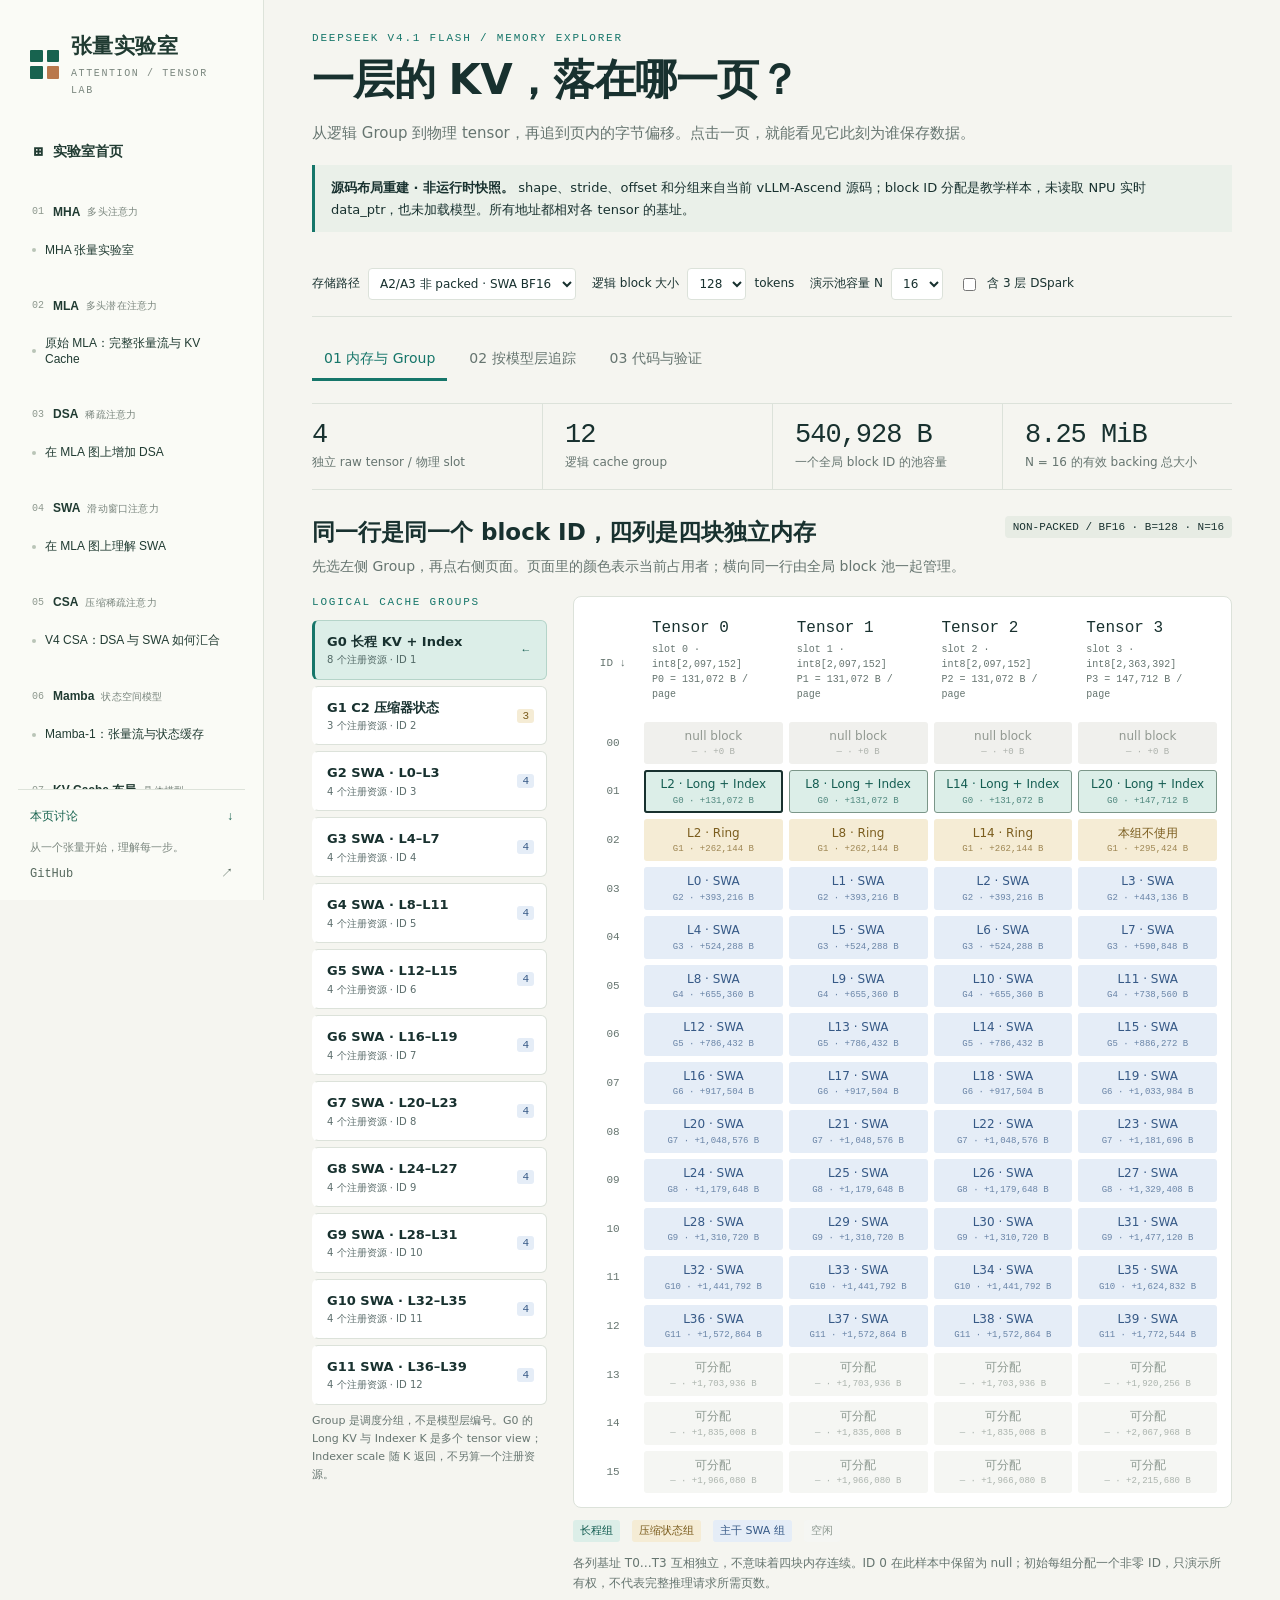
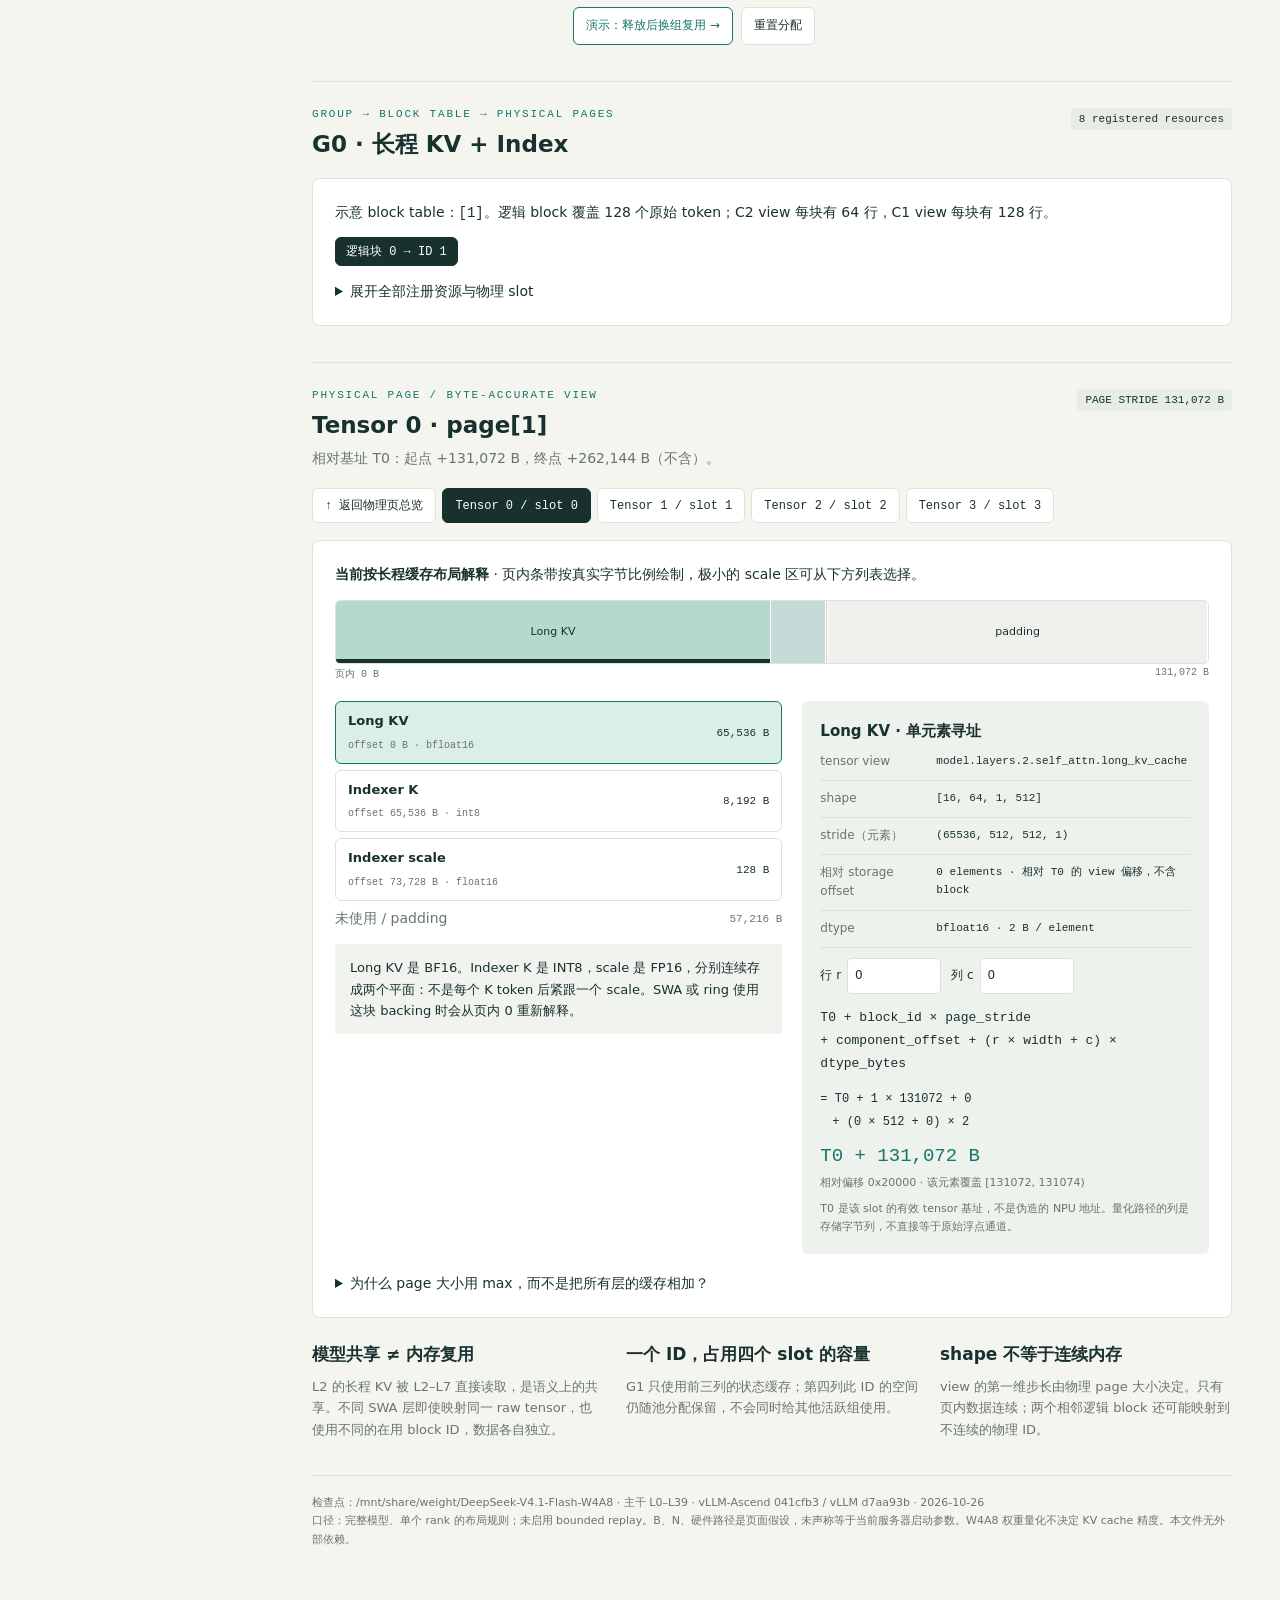
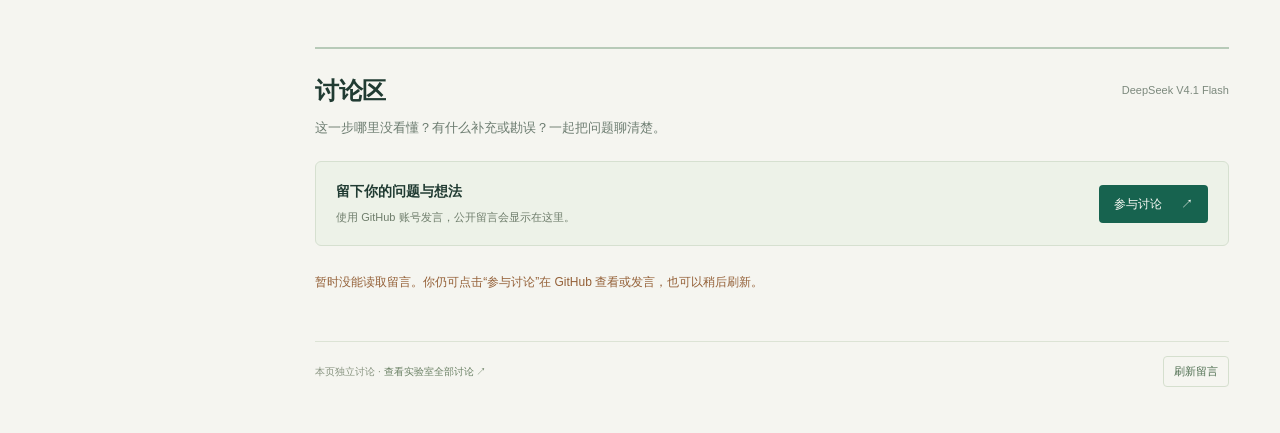
<file: kv-cache/deepseek-v41-kv-cache.html>
<!doctype html>
<html lang="zh-CN"><head><meta charset="utf-8"><meta name="viewport" content="width=device-width,initial-scale=1"><title>DeepSeek V4.1 · KV Cache 物理布局实验台</title>
<style>
:root{--bg:#f5f5f0;--paper:#fff;--ink:#18312f;--muted:#667570;--line:#dce2da;--teal:#16766a;--tealbg:#dceee8;--blue:#426a9e;--bluebg:#e5edf7;--amber:#88651f;--amberbg:#f5ecd5;--purple:#76618c;--purplebg:#eee8f4;--mono:Consolas,'SFMono-Regular',monospace}
*{box-sizing:border-box}body{margin:0;background:var(--bg);color:var(--ink);font-family:system-ui,'Microsoft YaHei',sans-serif;font-size:14px;line-height:1.65}button,select,input{font:inherit;color:inherit}button,select{cursor:pointer}button{border:1px solid var(--line);background:var(--paper);border-radius:6px;padding:8px 12px}button:hover{border-color:var(--teal)}button:focus-visible,select:focus-visible,input:focus-visible{outline:3px solid #76b3a8;outline-offset:3px}button:disabled{opacity:.4;cursor:not-allowed}button.active{background:var(--ink);border-color:var(--ink);color:white}h1,h2,h3,p{margin:0}h1{font-size:clamp(26px,3.5vw,42px);line-height:1.25;letter-spacing:-1px;margin:10px 0 14px}h2{font-size:23px;line-height:1.4}h3{font-size:17px}small,.muted{color:var(--muted)}code,pre,.mono{font-family:var(--mono)}code{overflow-wrap:anywhere}pre{margin:12px 0 0;padding:18px;background:#eef2ed;border-radius:5px;overflow:auto;font-size:12px;line-height:1.8}.shell{max-width:1480px;margin:auto;padding:32px 28px 60px}.eyebrow{font:11px var(--mono);letter-spacing:1.8px;color:var(--teal)}.intro{max-width:930px}.intro p{font-size:15px;color:var(--muted)}.notice{margin:20px 0;background:#eaf0e9;border-left:3px solid var(--teal);padding:12px 16px;font-size:13px}.toolbar{display:flex;flex-wrap:wrap;align-items:center;gap:16px;padding:16px 0;border-bottom:1px solid var(--line)}label.control{display:flex;align-items:center;gap:8px;font-size:12px}select,input[type=number]{border:1px solid var(--line);background:#fff;padding:7px;border-radius:4px}input[type=number]{width:94px}.tabs{display:flex;gap:10px;flex-wrap:wrap;margin:22px 0}.tabs button{background:none;border:0;border-bottom:3px solid transparent;border-radius:0;color:var(--muted)}.tabs button.active{color:var(--teal);border-bottom-color:var(--teal)}.stats{display:grid;grid-template-columns:repeat(4,1fr);border-top:1px solid var(--line);border-bottom:1px solid var(--line);margin:0 0 26px}.stat{padding:16px 18px 16px 0}.stat+.stat{padding-left:22px;border-left:1px solid var(--line)}.stat strong{display:block;font:27px var(--mono);letter-spacing:-1px}.stat span{font-size:12px;color:var(--muted)}.heading{display:flex;align-items:flex-start;justify-content:space-between;gap:20px;margin-bottom:18px}.heading p{margin-top:6px;color:var(--muted)}.badge{font:11px var(--mono);padding:5px 8px;background:#e7ece4;white-space:nowrap;border-radius:4px}.layout{display:grid;grid-template-columns:235px minmax(0,1fr);gap:26px}.groups{display:flex;flex-direction:column;gap:6px}.group{display:flex;justify-content:space-between;align-items:center;text-align:left;gap:10px;padding:10px 12px;border-left:3px solid transparent}.group strong{display:block;font-size:13px}.group small{display:block;font-size:10px;color:inherit;opacity:.7}.group.active{background:var(--tealbg);border-color:#b5d4c9;border-left-color:var(--teal);color:var(--ink)}.tag{font:11px var(--mono);padding:1px 5px;border-radius:3px}.long{background:var(--tealbg);color:#155d52}.swa{background:var(--bluebg);color:#365986}.state{background:var(--amberbg);color:#7b5d1e}.draft{background:var(--purplebg);color:#6c547f}.free{background:#f5f6f3;color:#8d9991}.null{background:#f0f0ed;color:#919891}.mapping{min-width:0}.memory-scroll{overflow:auto;border:1px solid var(--line);border-radius:8px;background:white}.memory{min-width:560px;padding:14px;display:grid;grid-template-columns:50px repeat(4,minmax(0,1fr));gap:5px}.mem-title{padding:8px 8px 14px;min-width:0}.mem-title strong{display:block;font:16px var(--mono)}.mem-title small{display:block;font:10px/1.5 var(--mono);margin-top:5px}.row-id{display:flex;align-items:center;justify-content:center;color:var(--muted);font:11px var(--mono)}.page{padding:6px 3px;min-height:39px;min-width:0;border:1px solid transparent;border-radius:3px;font-size:11px;line-height:1.3}.page .sub{display:block;font:9px var(--mono);opacity:.7;margin-top:3px}.page.selected{outline:2px solid var(--ink);outline-offset:-2px}.page.row-selected{border-color:#7b9689}.page:not(.row-selected):not(.selected){opacity:1}.legend{display:flex;gap:12px;flex-wrap:wrap;font-size:11px;margin:12px 0}.legend span{padding:2px 7px;border-radius:3px}.caption{font-size:12px;color:var(--muted);margin:10px 0}.actions{display:flex;gap:8px;flex-wrap:wrap;margin-top:13px}.actions button{font-size:12px}.section{margin-top:36px;padding-top:26px;border-top:1px solid var(--line)}.panel{background:var(--paper);border:1px solid var(--line);border-radius:8px;padding:22px}.slot-tabs{display:flex;gap:6px;flex-wrap:wrap;margin-bottom:17px}.slot-tabs button{font:12px var(--mono)}.pagebar{display:flex;height:64px;min-width:440px;margin:14px 0 3px;border:1px solid var(--line);border-radius:5px;overflow:hidden}.segment{padding:0;min-width:1px;border:0;border-right:1px solid #fff;border-radius:0;overflow:hidden;white-space:nowrap;font-size:11px}.segment.is-selected{box-shadow:inset 0 -4px 0 var(--ink)}.segment.kv{background:#b5d9cd}.segment.index{background:#c8dad8}.segment.scale{background:#e5cf9e}.segment.fold{background:#cfc8dd}.segment.swa{background:#c1d4ed}.segment.state{background:#ead8b4}.segment.draft{background:#d8cce5}.segment.pad{background:#f0f1ed}.byte-axis{display:flex;justify-content:space-between;font:10px var(--mono);color:var(--muted)}.details-grid{display:grid;grid-template-columns:minmax(0,1.1fr) minmax(0,1fr);gap:20px;margin-top:20px}.resources{display:flex;flex-direction:column;gap:6px}.resource{text-align:left;display:flex;justify-content:space-between;gap:15px;align-items:center}.resource strong{font-size:13px;display:block}.resource small{font:10px var(--mono)}.resource.active{background:var(--tealbg);color:var(--ink);border-color:var(--teal)}.resource em{font:11px var(--mono);font-style:normal;white-space:nowrap}.address{padding:18px;background:#edf2ec;border-radius:6px;min-width:0}.address .formula{font:13px/1.8 var(--mono);overflow-wrap:anywhere;margin:12px 0}.address h3{font-size:15px}.address label{display:inline-flex;gap:6px;align-items:center;font-size:12px;margin:10px 10px 0 0}.address .result{font:19px var(--mono);color:var(--teal);margin-top:12px}.kv-line{display:grid;grid-template-columns:104px minmax(0,1fr);gap:12px;border-bottom:1px solid var(--line);padding:8px 0;font-size:12px}.kv-line span:first-child{color:var(--muted)}.kv-line code{font-size:11px}.explanation{margin-top:14px;padding:13px 15px;background:#f1f4ee;font-size:13px}.mini-cols{display:grid;grid-template-columns:repeat(3,1fr);gap:22px;margin-top:22px}.mini-cols p{margin-top:8px;color:var(--muted);font-size:13px}.layers{display:grid;grid-template-columns:repeat(10,1fr);gap:6px;margin:20px 0}.layers button{font:12px var(--mono);padding:9px 2px}.trace{display:grid;grid-template-columns:1fr 45px 1fr;align-items:center;gap:15px}.trace-start{padding:25px;background:var(--ink);color:white;border-radius:8px}.trace-start h3{font-size:27px}.trace-arrow{text-align:center;font-size:25px;color:var(--teal)}.trace-branches{display:grid;gap:12px}.trace-branch{padding:18px;border-radius:7px;border:1px solid var(--line);background:white}.trace-branch .target{font:14px var(--mono);margin:10px 0;color:var(--teal)}.trace-branch button{margin-top:9px;font-size:12px}.layer-map{overflow:auto;margin-top:20px}.layer-map table{width:100%;border-collapse:collapse;font-size:12px;min-width:600px}th,td{text-align:left;border-bottom:1px solid var(--line);padding:9px 12px}th{color:var(--muted);font-weight:500}tr.highlight{background:var(--tealbg)}.sources{display:grid;grid-template-columns:1fr 1fr;gap:15px}.source-item{padding:20px;background:#fff;border:1px solid var(--line);border-radius:7px}.source-item p{font-size:13px;color:var(--muted);margin:9px 0}.source-item code{font-size:11px}.ok{color:var(--teal)}.inline-links{display:flex;gap:10px;flex-wrap:wrap;margin-top:12px}.block-chip{font:12px var(--mono);padding:5px 10px}.footer{margin-top:35px;border-top:1px solid var(--line);padding-top:18px;font-size:11px;color:var(--muted);overflow-wrap:anywhere}.toast{position:fixed;bottom:24px;left:50%;transform:translateX(-50%);padding:12px 24px;background:var(--ink);color:#fff;border-radius:6px;font-size:13px;max-width:90vw;z-index:20}.empty{padding:25px;border:1px dashed var(--line);color:var(--muted)}.hint{font-size:11px;color:var(--muted);margin-top:7px}.step-button{border-color:var(--teal);color:var(--teal)}.walkthrough{background:var(--tealbg);padding:14px 18px;margin-top:15px;border-radius:6px}.walkthrough strong{display:block}.walkthrough p{font-size:12px;margin-top:5px}.math{font:12px/1.9 var(--mono);white-space:pre-wrap;overflow-wrap:anywhere}.nowrap{white-space:nowrap}
@media(min-width:1200px){.shell{padding-left:48px;padding-right:48px}.memory{gap:6px}.page{min-height:42px;font-size:12px}}
@media(max-width:850px){.layout{grid-template-columns:1fr}.groups{display:grid;grid-template-columns:repeat(3,minmax(0,1fr))}.group{padding:8px;font-size:11px}.group strong{font-size:11px}.heading{display:block}.heading .badge{display:inline-block;margin-top:9px}.details-grid{grid-template-columns:1fr}.mini-cols{grid-template-columns:1fr}.stat strong{font-size:23px}.source-item{padding:15px}.trace{grid-template-columns:1fr}.trace-arrow{transform:rotate(90deg)}.trace-start{padding:20px}}
@media(max-width:560px){.shell{padding:23px 16px 40px}.stats{grid-template-columns:1fr 1fr}.stat{padding:12px!important;border-bottom:1px solid var(--line)}.stat:nth-child(3){border-left:0}.groups{grid-template-columns:1fr 1fr}.sources{grid-template-columns:1fr}.tabs{gap:0}.tabs button{font-size:12px;padding:8px}.layers{grid-template-columns:repeat(8,1fr)}.panel{padding:15px}.toolbar{gap:10px}.control{flex-wrap:wrap}.pagebar{min-width:440px}.memory{min-width:550px}.intro p{font-size:13px}h2{font-size:20px}}
</style><link rel="stylesheet" href="../assets/navigation.css">
<script src="../assets/catalog.js?v=mamba-20261103" defer></script>
<script src="../assets/navigation.js?v=discussion-20261031" defer></script>
</head><body data-lab-page="deepseek-v41-kv-cache"><div class="shell">
<header class="intro"><div class="eyebrow">DEEPSEEK V4.1 FLASH / MEMORY EXPLORER</div><h1>一层的 KV，落在哪一页？</h1><p>从逻辑 Group 到物理 tensor，再追到页内的字节偏移。点击一页，就能看见它此刻为谁保存数据。</p></header>
<div class="notice"><strong>源码布局重建 · 非运行时快照。</strong> shape、stride、offset 和分组来自当前 vLLM-Ascend 源码；block ID 分配是教学样本，未读取 NPU 实时 data_ptr，也未加载模型。所有地址都相对各 tensor 的基址。</div>
<div class="toolbar"><label class="control">存储路径<select id="profile" aria-label="存储路径"><option value="a3">A2/A3 非 packed · SWA BF16</option><option value="a5">A5 packed · FP8 / FP4</option></select></label><label class="control">逻辑 block 大小<select id="block" aria-label="逻辑 block 大小"><option>128</option><option>64</option><option>32</option></select><span>tokens</span></label><label class="control">演示池容量 N<select id="count" aria-label="演示池容量"><option>16</option><option>24</option><option>32</option></select></label><label class="control"><input id="draft" type="checkbox">含 3 层 DSpark</label></div>
<nav class="tabs" aria-label="观察角度"><button data-tab="memory" class="active">01 内存与 Group</button><button data-tab="layers">02 按模型层追踪</button><button data-tab="source">03 代码与验证</button></nav>
<div id="stats" class="stats"></div><main id="main"></main>
<footer class="footer">检查点：/mnt/share/weight/DeepSeek-V4.1-Flash-W4A8 · 主干 L0–L39 · vLLM-Ascend 041cfb3 / vLLM d7aa93b · 2026-10-26<br>口径：完整模型、单个 rank 的布局规则；未启用 bounded replay。B、N、硬件路径是页面假设，未声称等于当前服务器启动参数。W4A8 权重量化不决定 KV cache 精度。本文件无外部依赖。</footer>
</div><div id="toast" class="toast" role="status" hidden></div>
<script>
const DATA={"plans":{"a3-32-0":{"pages":[131072,131072,131072,36928],"pool":430144,"tuples":[["model.layers.2.self_attn.long_kv_cache","model.layers.2.self_attn.indexer.k_cache","model.layers.2.self_attn.compressor.state_cache","model.layers.0.self_attn.swa_cache","model.layers.4.self_attn.swa_cache","model.layers.8.self_attn.swa_cache","model.layers.12.self_attn.swa_cache","model.layers.16.self_attn.swa_cache","model.layers.20.self_attn.swa_cache","model.layers.24.self_attn.swa_cache","model.layers.28.self_attn.swa_cache","model.layers.32.self_attn.swa_cache","model.layers.36.self_attn.swa_cache"],["model.layers.8.self_attn.long_kv_cache","model.layers.8.self_attn.indexer.k_cache","model.layers.8.self_attn.compressor.state_cache","model.layers.1.self_attn.swa_cache","model.layers.5.self_attn.swa_cache","model.layers.9.self_attn.swa_cache","model.layers.13.self_attn.swa_cache","model.layers.17.self_attn.swa_cache","model.layers.21.self_attn.swa_cache","model.layers.25.self_attn.swa_cache","model.layers.29.self_attn.swa_cache","model.layers.33.self_attn.swa_cache","model.layers.37.self_attn.swa_cache"],["model.layers.14.self_attn.long_kv_cache","model.layers.14.self_attn.indexer.k_cache","model.layers.14.self_attn.compressor.state_cache","model.layers.2.self_attn.swa_cache","model.layers.6.self_attn.swa_cache","model.layers.10.self_attn.swa_cache","model.layers.14.self_attn.swa_cache","model.layers.18.self_attn.swa_cache","model.layers.22.self_attn.swa_cache","model.layers.26.self_attn.swa_cache","model.layers.30.self_attn.swa_cache","model.layers.34.self_attn.swa_cache","model.layers.38.self_attn.swa_cache"],["model.layers.20.self_attn.long_kv_cache","model.layers.20.self_attn.indexer.k_cache","model.layers.3.self_attn.swa_cache","model.layers.7.self_attn.swa_cache","model.layers.11.self_attn.swa_cache","model.layers.15.self_attn.swa_cache","model.layers.19.self_attn.swa_cache","model.layers.23.self_attn.swa_cache","model.layers.27.self_attn.swa_cache","model.layers.31.self_attn.swa_cache","model.layers.35.self_attn.swa_cache","model.layers.39.self_attn.swa_cache"]],"groups":[["model.layers.2.self_attn.long_kv_cache","model.layers.2.self_attn.indexer.k_cache","model.layers.8.self_attn.long_kv_cache","model.layers.8.self_attn.indexer.k_cache","model.layers.14.self_attn.long_kv_cache","model.layers.14.self_attn.indexer.k_cache","model.layers.20.self_attn.long_kv_cache","model.layers.20.self_attn.indexer.k_cache"],["model.layers.2.self_attn.compressor.state_cache","model.layers.8.self_attn.compressor.state_cache","model.layers.14.self_attn.compressor.state_cache"],["model.layers.0.self_attn.swa_cache","model.layers.1.self_attn.swa_cache","model.layers.2.self_attn.swa_cache","model.layers.3.self_attn.swa_cache"],["model.layers.4.self_attn.swa_cache","model.layers.5.self_attn.swa_cache","model.layers.6.self_attn.swa_cache","model.layers.7.self_attn.swa_cache"],["model.layers.8.self_attn.swa_cache","model.layers.9.self_attn.swa_cache","model.layers.10.self_attn.swa_cache","model.layers.11.self_attn.swa_cache"],["model.layers.12.self_attn.swa_cache","model.layers.13.self_attn.swa_cache","model.layers.14.self_attn.swa_cache","model.layers.15.self_attn.swa_cache"],["model.layers.16.self_attn.swa_cache","model.layers.17.self_attn.swa_cache","model.layers.18.self_attn.swa_cache","model.layers.19.self_attn.swa_cache"],["model.layers.20.self_attn.swa_cache","model.layers.21.self_attn.swa_cache","model.layers.22.self_attn.swa_cache","model.layers.23.self_attn.swa_cache"],["model.layers.24.self_attn.swa_cache","model.layers.25.self_attn.swa_cache","model.layers.26.self_attn.swa_cache","model.layers.27.self_attn.swa_cache"],["model.layers.28.self_attn.swa_cache","model.layers.29.self_attn.swa_cache","model.layers.30.self_attn.swa_cache","model.layers.31.self_attn.swa_cache"],["model.layers.32.self_attn.swa_cache","model.layers.33.self_attn.swa_cache","model.layers.34.self_attn.swa_cache","model.layers.35.self_attn.swa_cache"],["model.layers.36.self_attn.swa_cache","model.layers.37.self_attn.swa_cache","model.layers.38.self_attn.swa_cache","model.layers.39.self_attn.swa_cache"]],"entries":{"model.layers.2.self_attn.long_kv_cache":{"slot":0,"spec":"AscendMLAAttentionSpec","rows":16,"ratio":2,"padded":16384,"components":[{"kind":"data","dtype":"bfloat16","itemsize":2,"width":512,"offset":0,"bytes":16384,"shape":[16,16,1,512],"stride":[65536,512,512,1]}]},"model.layers.2.self_attn.indexer.k_cache":{"slot":0,"spec":"AscendMLAAttentionSpec","rows":16,"ratio":2,"padded":114688,"components":[{"kind":"data","dtype":"int8","itemsize":1,"width":128,"offset":16384,"bytes":2048,"shape":[16,16,1,128],"stride":[131072,128,128,1]},{"kind":"scale","dtype":"float16","itemsize":2,"width":1,"offset":18432,"bytes":32,"shape":[16,16,1,1],"stride":[65536,1,1,1]}]},"model.layers.8.self_attn.long_kv_cache":{"slot":1,"spec":"AscendMLAAttentionSpec","rows":16,"ratio":2,"padded":16384,"components":[{"kind":"data","dtype":"bfloat16","itemsize":2,"width":512,"offset":0,"bytes":16384,"shape":[16,16,1,512],"stride":[65536,512,512,1]}]},"model.layers.8.self_attn.indexer.k_cache":{"slot":1,"spec":"AscendMLAAttentionSpec","rows":16,"ratio":2,"padded":114688,"components":[{"kind":"data","dtype":"int8","itemsize":1,"width":128,"offset":16384,"bytes":2048,"shape":[16,16,1,128],"stride":[131072,128,128,1]},{"kind":"scale","dtype":"float16","itemsize":2,"width":1,"offset":18432,"bytes":32,"shape":[16,16,1,1],"stride":[65536,1,1,1]}]},"model.layers.14.self_attn.long_kv_cache":{"slot":2,"spec":"AscendMLAAttentionSpec","rows":16,"ratio":2,"padded":16384,"components":[{"kind":"data","dtype":"bfloat16","itemsize":2,"width":512,"offset":0,"bytes":16384,"shape":[16,16,1,512],"stride":[65536,512,512,1]}]},"model.layers.14.self_attn.indexer.k_cache":{"slot":2,"spec":"AscendMLAAttentionSpec","rows":16,"ratio":2,"padded":114688,"components":[{"kind":"data","dtype":"int8","itemsize":1,"width":128,"offset":16384,"bytes":2048,"shape":[16,16,1,128],"stride":[131072,128,128,1]},{"kind":"scale","dtype":"float16","itemsize":2,"width":1,"offset":18432,"bytes":32,"shape":[16,16,1,1],"stride":[65536,1,1,1]}]},"model.layers.20.self_attn.long_kv_cache":{"slot":3,"spec":"AscendMLAAttentionSpec","rows":32,"ratio":1,"padded":32768,"components":[{"kind":"data","dtype":"bfloat16","itemsize":2,"width":512,"offset":0,"bytes":32768,"shape":[16,32,1,512],"stride":[18464,512,512,1]}]},"model.layers.20.self_attn.indexer.k_cache":{"slot":3,"spec":"AscendMLAAttentionSpec","rows":32,"ratio":1,"padded":4160,"components":[{"kind":"data","dtype":"int8","itemsize":1,"width":128,"offset":32768,"bytes":4096,"shape":[16,32,1,128],"stride":[36928,128,128,1]},{"kind":"scale","dtype":"float16","itemsize":2,"width":1,"offset":36864,"bytes":64,"shape":[16,32,1,1],"stride":[18464,1,1,1]}]},"model.layers.2.self_attn.compressor.state_cache":{"slot":0,"spec":"CircularBufferSpec","rows":32,"ratio":1,"padded":131072,"components":[{"kind":"data","dtype":"float32","itemsize":4,"width":1024,"offset":0,"bytes":131072,"shape":[16,32,1,1024],"stride":[32768,1024,1024,1]}]},"model.layers.8.self_attn.compressor.state_cache":{"slot":1,"spec":"CircularBufferSpec","rows":32,"ratio":1,"padded":131072,"components":[{"kind":"data","dtype":"float32","itemsize":4,"width":1024,"offset":0,"bytes":131072,"shape":[16,32,1,1024],"stride":[32768,1024,1024,1]}]},"model.layers.14.self_attn.compressor.state_cache":{"slot":2,"spec":"CircularBufferSpec","rows":32,"ratio":1,"padded":131072,"components":[{"kind":"data","dtype":"float32","itemsize":4,"width":1024,"offset":0,"bytes":131072,"shape":[16,32,1,1024],"stride":[32768,1024,1024,1]}]},"model.layers.0.self_attn.swa_cache":{"slot":0,"spec":"AscendSlidingWindowMLASpec","rows":32,"ratio":1,"padded":131072,"components":[{"kind":"data","dtype":"bfloat16","itemsize":2,"width":512,"offset":0,"bytes":32768,"shape":[16,32,1,512],"stride":[65536,512,512,1]}]},"model.layers.1.self_attn.swa_cache":{"slot":1,"spec":"AscendSlidingWindowMLASpec","rows":32,"ratio":1,"padded":131072,"components":[{"kind":"data","dtype":"bfloat16","itemsize":2,"width":512,"offset":0,"bytes":32768,"shape":[16,32,1,512],"stride":[65536,512,512,1]}]},"model.layers.2.self_attn.swa_cache":{"slot":2,"spec":"AscendSlidingWindowMLASpec","rows":32,"ratio":1,"padded":131072,"components":[{"kind":"data","dtype":"bfloat16","itemsize":2,"width":512,"offset":0,"bytes":32768,"shape":[16,32,1,512],"stride":[65536,512,512,1]}]},"model.layers.3.self_attn.swa_cache":{"slot":3,"spec":"AscendSlidingWindowMLASpec","rows":32,"ratio":1,"padded":36928,"components":[{"kind":"data","dtype":"bfloat16","itemsize":2,"width":512,"offset":0,"bytes":32768,"shape":[16,32,1,512],"stride":[18464,512,512,1]}]},"model.layers.4.self_attn.swa_cache":{"slot":0,"spec":"AscendSlidingWindowMLASpec","rows":32,"ratio":1,"padded":131072,"components":[{"kind":"data","dtype":"bfloat16","itemsize":2,"width":512,"offset":0,"bytes":32768,"shape":[16,32,1,512],"stride":[65536,512,512,1]}]},"model.layers.5.self_attn.swa_cache":{"slot":1,"spec":"AscendSlidingWindowMLASpec","rows":32,"ratio":1,"padded":131072,"components":[{"kind":"data","dtype":"bfloat16","itemsize":2,"width":512,"offset":0,"bytes":32768,"shape":[16,32,1,512],"stride":[65536,512,512,1]}]},"model.layers.6.self_attn.swa_cache":{"slot":2,"spec":"AscendSlidingWindowMLASpec","rows":32,"ratio":1,"padded":131072,"components":[{"kind":"data","dtype":"bfloat16","itemsize":2,"width":512,"offset":0,"bytes":32768,"shape":[16,32,1,512],"stride":[65536,512,512,1]}]},"model.layers.7.self_attn.swa_cache":{"slot":3,"spec":"AscendSlidingWindowMLASpec","rows":32,"ratio":1,"padded":36928,"components":[{"kind":"data","dtype":"bfloat16","itemsize":2,"width":512,"offset":0,"bytes":32768,"shape":[16,32,1,512],"stride":[18464,512,512,1]}]},"model.layers.8.self_attn.swa_cache":{"slot":0,"spec":"AscendSlidingWindowMLASpec","rows":32,"ratio":1,"padded":131072,"components":[{"kind":"data","dtype":"bfloat16","itemsize":2,"width":512,"offset":0,"bytes":32768,"shape":[16,32,1,512],"stride":[65536,512,512,1]}]},"model.layers.9.self_attn.swa_cache":{"slot":1,"spec":"AscendSlidingWindowMLASpec","rows":32,"ratio":1,"padded":131072,"components":[{"kind":"data","dtype":"bfloat16","itemsize":2,"width":512,"offset":0,"bytes":32768,"shape":[16,32,1,512],"stride":[65536,512,512,1]}]},"model.layers.10.self_attn.swa_cache":{"slot":2,"spec":"AscendSlidingWindowMLASpec","rows":32,"ratio":1,"padded":131072,"components":[{"kind":"data","dtype":"bfloat16","itemsize":2,"width":512,"offset":0,"bytes":32768,"shape":[16,32,1,512],"stride":[65536,512,512,1]}]},"model.layers.11.self_attn.swa_cache":{"slot":3,"spec":"AscendSlidingWindowMLASpec","rows":32,"ratio":1,"padded":36928,"components":[{"kind":"data","dtype":"bfloat16","itemsize":2,"width":512,"offset":0,"bytes":32768,"shape":[16,32,1,512],"stride":[18464,512,512,1]}]},"model.layers.12.self_attn.swa_cache":{"slot":0,"spec":"AscendSlidingWindowMLASpec","rows":32,"ratio":1,"padded":131072,"components":[{"kind":"data","dtype":"bfloat16","itemsize":2,"width":512,"offset":0,"bytes":32768,"shape":[16,32,1,512],"stride":[65536,512,512,1]}]},"model.layers.13.self_attn.swa_cache":{"slot":1,"spec":"AscendSlidingWindowMLASpec","rows":32,"ratio":1,"padded":131072,"components":[{"kind":"data","dtype":"bfloat16","itemsize":2,"width":512,"offset":0,"bytes":32768,"shape":[16,32,1,512],"stride":[65536,512,512,1]}]},"model.layers.14.self_attn.swa_cache":{"slot":2,"spec":"AscendSlidingWindowMLASpec","rows":32,"ratio":1,"padded":131072,"components":[{"kind":"data","dtype":"bfloat16","itemsize":2,"width":512,"offset":0,"bytes":32768,"shape":[16,32,1,512],"stride":[65536,512,512,1]}]},"model.layers.15.self_attn.swa_cache":{"slot":3,"spec":"AscendSlidingWindowMLASpec","rows":32,"ratio":1,"padded":36928,"components":[{"kind":"data","dtype":"bfloat16","itemsize":2,"width":512,"offset":0,"bytes":32768,"shape":[16,32,1,512],"stride":[18464,512,512,1]}]},"model.layers.16.self_attn.swa_cache":{"slot":0,"spec":"AscendSlidingWindowMLASpec","rows":32,"ratio":1,"padded":131072,"components":[{"kind":"data","dtype":"bfloat16","itemsize":2,"width":512,"offset":0,"bytes":32768,"shape":[16,32,1,512],"stride":[65536,512,512,1]}]},"model.layers.17.self_attn.swa_cache":{"slot":1,"spec":"AscendSlidingWindowMLASpec","rows":32,"ratio":1,"padded":131072,"components":[{"kind":"data","dtype":"bfloat16","itemsize":2,"width":512,"offset":0,"bytes":32768,"shape":[16,32,1,512],"stride":[65536,512,512,1]}]},"model.layers.18.self_attn.swa_cache":{"slot":2,"spec":"AscendSlidingWindowMLASpec","rows":32,"ratio":1,"padded":131072,"components":[{"kind":"data","dtype":"bfloat16","itemsize":2,"width":512,"offset":0,"bytes":32768,"shape":[16,32,1,512],"stride":[65536,512,512,1]}]},"model.layers.19.self_attn.swa_cache":{"slot":3,"spec":"AscendSlidingWindowMLASpec","rows":32,"ratio":1,"padded":36928,"components":[{"kind":"data","dtype":"bfloat16","itemsize":2,"width":512,"offset":0,"bytes":32768,"shape":[16,32,1,512],"stride":[18464,512,512,1]}]},"model.layers.20.self_attn.swa_cache":{"slot":0,"spec":"AscendSlidingWindowMLASpec","rows":32,"ratio":1,"padded":131072,"components":[{"kind":"data","dtype":"bfloat16","itemsize":2,"width":512,"offset":0,"bytes":32768,"shape":[16,32,1,512],"stride":[65536,512,512,1]}]},"model.layers.21.self_attn.swa_cache":{"slot":1,"spec":"AscendSlidingWindowMLASpec","rows":32,"ratio":1,"padded":131072,"components":[{"kind":"data","dtype":"bfloat16","itemsize":2,"width":512,"offset":0,"bytes":32768,"shape":[16,32,1,512],"stride":[65536,512,512,1]}]},"model.layers.22.self_attn.swa_cache":{"slot":2,"spec":"AscendSlidingWindowMLASpec","rows":32,"ratio":1,"padded":131072,"components":[{"kind":"data","dtype":"bfloat16","itemsize":2,"width":512,"offset":0,"bytes":32768,"shape":[16,32,1,512],"stride":[65536,512,512,1]}]},"model.layers.23.self_attn.swa_cache":{"slot":3,"spec":"AscendSlidingWindowMLASpec","rows":32,"ratio":1,"padded":36928,"components":[{"kind":"data","dtype":"bfloat16","itemsize":2,"width":512,"offset":0,"bytes":32768,"shape":[16,32,1,512],"stride":[18464,512,512,1]}]},"model.layers.24.self_attn.swa_cache":{"slot":0,"spec":"AscendSlidingWindowMLASpec","rows":32,"ratio":1,"padded":131072,"components":[{"kind":"data","dtype":"bfloat16","itemsize":2,"width":512,"offset":0,"bytes":32768,"shape":[16,32,1,512],"stride":[65536,512,512,1]}]},"model.layers.25.self_attn.swa_cache":{"slot":1,"spec":"AscendSlidingWindowMLASpec","rows":32,"ratio":1,"padded":131072,"components":[{"kind":"data","dtype":"bfloat16","itemsize":2,"width":512,"offset":0,"bytes":32768,"shape":[16,32,1,512],"stride":[65536,512,512,1]}]},"model.layers.26.self_attn.swa_cache":{"slot":2,"spec":"AscendSlidingWindowMLASpec","rows":32,"ratio":1,"padded":131072,"components":[{"kind":"data","dtype":"bfloat16","itemsize":2,"width":512,"offset":0,"bytes":32768,"shape":[16,32,1,512],"stride":[65536,512,512,1]}]},"model.layers.27.self_attn.swa_cache":{"slot":3,"spec":"AscendSlidingWindowMLASpec","rows":32,"ratio":1,"padded":36928,"components":[{"kind":"data","dtype":"bfloat16","itemsize":2,"width":512,"offset":0,"bytes":32768,"shape":[16,32,1,512],"stride":[18464,512,512,1]}]},"model.layers.28.self_attn.swa_cache":{"slot":0,"spec":"AscendSlidingWindowMLASpec","rows":32,"ratio":1,"padded":131072,"components":[{"kind":"data","dtype":"bfloat16","itemsize":2,"width":512,"offset":0,"bytes":32768,"shape":[16,32,1,512],"stride":[65536,512,512,1]}]},"model.layers.29.self_attn.swa_cache":{"slot":1,"spec":"AscendSlidingWindowMLASpec","rows":32,"ratio":1,"padded":131072,"components":[{"kind":"data","dtype":"bfloat16","itemsize":2,"width":512,"offset":0,"bytes":32768,"shape":[16,32,1,512],"stride":[65536,512,512,1]}]},"model.layers.30.self_attn.swa_cache":{"slot":2,"spec":"AscendSlidingWindowMLASpec","rows":32,"ratio":1,"padded":131072,"components":[{"kind":"data","dtype":"bfloat16","itemsize":2,"width":512,"offset":0,"bytes":32768,"shape":[16,32,1,512],"stride":[65536,512,512,1]}]},"model.layers.31.self_attn.swa_cache":{"slot":3,"spec":"AscendSlidingWindowMLASpec","rows":32,"ratio":1,"padded":36928,"components":[{"kind":"data","dtype":"bfloat16","itemsize":2,"width":512,"offset":0,"bytes":32768,"shape":[16,32,1,512],"stride":[18464,512,512,1]}]},"model.layers.32.self_attn.swa_cache":{"slot":0,"spec":"AscendSlidingWindowMLASpec","rows":32,"ratio":1,"padded":131072,"components":[{"kind":"data","dtype":"bfloat16","itemsize":2,"width":512,"offset":0,"bytes":32768,"shape":[16,32,1,512],"stride":[65536,512,512,1]}]},"model.layers.33.self_attn.swa_cache":{"slot":1,"spec":"AscendSlidingWindowMLASpec","rows":32,"ratio":1,"padded":131072,"components":[{"kind":"data","dtype":"bfloat16","itemsize":2,"width":512,"offset":0,"bytes":32768,"shape":[16,32,1,512],"stride":[65536,512,512,1]}]},"model.layers.34.self_attn.swa_cache":{"slot":2,"spec":"AscendSlidingWindowMLASpec","rows":32,"ratio":1,"padded":131072,"components":[{"kind":"data","dtype":"bfloat16","itemsize":2,"width":512,"offset":0,"bytes":32768,"shape":[16,32,1,512],"stride":[65536,512,512,1]}]},"model.layers.35.self_attn.swa_cache":{"slot":3,"spec":"AscendSlidingWindowMLASpec","rows":32,"ratio":1,"padded":36928,"components":[{"kind":"data","dtype":"bfloat16","itemsize":2,"width":512,"offset":0,"bytes":32768,"shape":[16,32,1,512],"stride":[18464,512,512,1]}]},"model.layers.36.self_attn.swa_cache":{"slot":0,"spec":"AscendSlidingWindowMLASpec","rows":32,"ratio":1,"padded":131072,"components":[{"kind":"data","dtype":"bfloat16","itemsize":2,"width":512,"offset":0,"bytes":32768,"shape":[16,32,1,512],"stride":[65536,512,512,1]}]},"model.layers.37.self_attn.swa_cache":{"slot":1,"spec":"AscendSlidingWindowMLASpec","rows":32,"ratio":1,"padded":131072,"components":[{"kind":"data","dtype":"bfloat16","itemsize":2,"width":512,"offset":0,"bytes":32768,"shape":[16,32,1,512],"stride":[65536,512,512,1]}]},"model.layers.38.self_attn.swa_cache":{"slot":2,"spec":"AscendSlidingWindowMLASpec","rows":32,"ratio":1,"padded":131072,"components":[{"kind":"data","dtype":"bfloat16","itemsize":2,"width":512,"offset":0,"bytes":32768,"shape":[16,32,1,512],"stride":[65536,512,512,1]}]},"model.layers.39.self_attn.swa_cache":{"slot":3,"spec":"AscendSlidingWindowMLASpec","rows":32,"ratio":1,"padded":36928,"components":[{"kind":"data","dtype":"bfloat16","itemsize":2,"width":512,"offset":0,"bytes":32768,"shape":[16,32,1,512],"stride":[18464,512,512,1]}]}}},"a3-32-1":{"pages":[131072,131072,131072,36928],"pool":430144,"tuples":[["model.layers.2.self_attn.long_kv_cache","model.layers.2.self_attn.indexer.k_cache","model.layers.2.self_attn.compressor.state_cache","model.layers.0.self_attn.swa_cache","model.layers.4.self_attn.swa_cache","model.layers.8.self_attn.swa_cache","model.layers.12.self_attn.swa_cache","model.layers.16.self_attn.swa_cache","model.layers.20.self_attn.swa_cache","model.layers.24.self_attn.swa_cache","model.layers.28.self_attn.swa_cache","model.layers.32.self_attn.swa_cache","model.layers.36.self_attn.swa_cache","mtp.0.self_attn.swa_cache"],["model.layers.8.self_attn.long_kv_cache","model.layers.8.self_attn.indexer.k_cache","model.layers.8.self_attn.compressor.state_cache","model.layers.1.self_attn.swa_cache","model.layers.5.self_attn.swa_cache","model.layers.9.self_attn.swa_cache","model.layers.13.self_attn.swa_cache","model.layers.17.self_attn.swa_cache","model.layers.21.self_attn.swa_cache","model.layers.25.self_attn.swa_cache","model.layers.29.self_attn.swa_cache","model.layers.33.self_attn.swa_cache","model.layers.37.self_attn.swa_cache","mtp.1.self_attn.swa_cache"],["model.layers.14.self_attn.long_kv_cache","model.layers.14.self_attn.indexer.k_cache","model.layers.14.self_attn.compressor.state_cache","model.layers.2.self_attn.swa_cache","model.layers.6.self_attn.swa_cache","model.layers.10.self_attn.swa_cache","model.layers.14.self_attn.swa_cache","model.layers.18.self_attn.swa_cache","model.layers.22.self_attn.swa_cache","model.layers.26.self_attn.swa_cache","model.layers.30.self_attn.swa_cache","model.layers.34.self_attn.swa_cache","model.layers.38.self_attn.swa_cache","mtp.2.self_attn.swa_cache"],["model.layers.20.self_attn.long_kv_cache","model.layers.20.self_attn.indexer.k_cache","model.layers.3.self_attn.swa_cache","model.layers.7.self_attn.swa_cache","model.layers.11.self_attn.swa_cache","model.layers.15.self_attn.swa_cache","model.layers.19.self_attn.swa_cache","model.layers.23.self_attn.swa_cache","model.layers.27.self_attn.swa_cache","model.layers.31.self_attn.swa_cache","model.layers.35.self_attn.swa_cache","model.layers.39.self_attn.swa_cache"]],"groups":[["model.layers.2.self_attn.long_kv_cache","model.layers.2.self_attn.indexer.k_cache","model.layers.8.self_attn.long_kv_cache","model.layers.8.self_attn.indexer.k_cache","model.layers.14.self_attn.long_kv_cache","model.layers.14.self_attn.indexer.k_cache","model.layers.20.self_attn.long_kv_cache","model.layers.20.self_attn.indexer.k_cache"],["model.layers.2.self_attn.compressor.state_cache","model.layers.8.self_attn.compressor.state_cache","model.layers.14.self_attn.compressor.state_cache"],["model.layers.0.self_attn.swa_cache","model.layers.1.self_attn.swa_cache","model.layers.2.self_attn.swa_cache","model.layers.3.self_attn.swa_cache"],["model.layers.4.self_attn.swa_cache","model.layers.5.self_attn.swa_cache","model.layers.6.self_attn.swa_cache","model.layers.7.self_attn.swa_cache"],["model.layers.8.self_attn.swa_cache","model.layers.9.self_attn.swa_cache","model.layers.10.self_attn.swa_cache","model.layers.11.self_attn.swa_cache"],["model.layers.12.self_attn.swa_cache","model.layers.13.self_attn.swa_cache","model.layers.14.self_attn.swa_cache","model.layers.15.self_attn.swa_cache"],["model.layers.16.self_attn.swa_cache","model.layers.17.self_attn.swa_cache","model.layers.18.self_attn.swa_cache","model.layers.19.self_attn.swa_cache"],["model.layers.20.self_attn.swa_cache","model.layers.21.self_attn.swa_cache","model.layers.22.self_attn.swa_cache","model.layers.23.self_attn.swa_cache"],["model.layers.24.self_attn.swa_cache","model.layers.25.self_attn.swa_cache","model.layers.26.self_attn.swa_cache","model.layers.27.self_attn.swa_cache"],["model.layers.28.self_attn.swa_cache","model.layers.29.self_attn.swa_cache","model.layers.30.self_attn.swa_cache","model.layers.31.self_attn.swa_cache"],["model.layers.32.self_attn.swa_cache","model.layers.33.self_attn.swa_cache","model.layers.34.self_attn.swa_cache","model.layers.35.self_attn.swa_cache"],["model.layers.36.self_attn.swa_cache","model.layers.37.self_attn.swa_cache","model.layers.38.self_attn.swa_cache","model.layers.39.self_attn.swa_cache"],["mtp.0.self_attn.swa_cache","mtp.1.self_attn.swa_cache","mtp.2.self_attn.swa_cache"]],"entries":{"model.layers.2.self_attn.long_kv_cache":{"slot":0,"spec":"AscendMLAAttentionSpec","rows":16,"ratio":2,"padded":16384,"components":[{"kind":"data","dtype":"bfloat16","itemsize":2,"width":512,"offset":0,"bytes":16384,"shape":[16,16,1,512],"stride":[65536,512,512,1]}]},"model.layers.2.self_attn.indexer.k_cache":{"slot":0,"spec":"AscendMLAAttentionSpec","rows":16,"ratio":2,"padded":114688,"components":[{"kind":"data","dtype":"int8","itemsize":1,"width":128,"offset":16384,"bytes":2048,"shape":[16,16,1,128],"stride":[131072,128,128,1]},{"kind":"scale","dtype":"float16","itemsize":2,"width":1,"offset":18432,"bytes":32,"shape":[16,16,1,1],"stride":[65536,1,1,1]}]},"model.layers.8.self_attn.long_kv_cache":{"slot":1,"spec":"AscendMLAAttentionSpec","rows":16,"ratio":2,"padded":16384,"components":[{"kind":"data","dtype":"bfloat16","itemsize":2,"width":512,"offset":0,"bytes":16384,"shape":[16,16,1,512],"stride":[65536,512,512,1]}]},"model.layers.8.self_attn.indexer.k_cache":{"slot":1,"spec":"AscendMLAAttentionSpec","rows":16,"ratio":2,"padded":114688,"components":[{"kind":"data","dtype":"int8","itemsize":1,"width":128,"offset":16384,"bytes":2048,"shape":[16,16,1,128],"stride":[131072,128,128,1]},{"kind":"scale","dtype":"float16","itemsize":2,"width":1,"offset":18432,"bytes":32,"shape":[16,16,1,1],"stride":[65536,1,1,1]}]},"model.layers.14.self_attn.long_kv_cache":{"slot":2,"spec":"AscendMLAAttentionSpec","rows":16,"ratio":2,"padded":16384,"components":[{"kind":"data","dtype":"bfloat16","itemsize":2,"width":512,"offset":0,"bytes":16384,"shape":[16,16,1,512],"stride":[65536,512,512,1]}]},"model.layers.14.self_attn.indexer.k_cache":{"slot":2,"spec":"AscendMLAAttentionSpec","rows":16,"ratio":2,"padded":114688,"components":[{"kind":"data","dtype":"int8","itemsize":1,"width":128,"offset":16384,"bytes":2048,"shape":[16,16,1,128],"stride":[131072,128,128,1]},{"kind":"scale","dtype":"float16","itemsize":2,"width":1,"offset":18432,"bytes":32,"shape":[16,16,1,1],"stride":[65536,1,1,1]}]},"model.layers.20.self_attn.long_kv_cache":{"slot":3,"spec":"AscendMLAAttentionSpec","rows":32,"ratio":1,"padded":32768,"components":[{"kind":"data","dtype":"bfloat16","itemsize":2,"width":512,"offset":0,"bytes":32768,"shape":[16,32,1,512],"stride":[18464,512,512,1]}]},"model.layers.20.self_attn.indexer.k_cache":{"slot":3,"spec":"AscendMLAAttentionSpec","rows":32,"ratio":1,"padded":4160,"components":[{"kind":"data","dtype":"int8","itemsize":1,"width":128,"offset":32768,"bytes":4096,"shape":[16,32,1,128],"stride":[36928,128,128,1]},{"kind":"scale","dtype":"float16","itemsize":2,"width":1,"offset":36864,"bytes":64,"shape":[16,32,1,1],"stride":[18464,1,1,1]}]},"model.layers.2.self_attn.compressor.state_cache":{"slot":0,"spec":"CircularBufferSpec","rows":32,"ratio":1,"padded":131072,"components":[{"kind":"data","dtype":"float32","itemsize":4,"width":1024,"offset":0,"bytes":131072,"shape":[16,32,1,1024],"stride":[32768,1024,1024,1]}]},"model.layers.8.self_attn.compressor.state_cache":{"slot":1,"spec":"CircularBufferSpec","rows":32,"ratio":1,"padded":131072,"components":[{"kind":"data","dtype":"float32","itemsize":4,"width":1024,"offset":0,"bytes":131072,"shape":[16,32,1,1024],"stride":[32768,1024,1024,1]}]},"model.layers.14.self_attn.compressor.state_cache":{"slot":2,"spec":"CircularBufferSpec","rows":32,"ratio":1,"padded":131072,"components":[{"kind":"data","dtype":"float32","itemsize":4,"width":1024,"offset":0,"bytes":131072,"shape":[16,32,1,1024],"stride":[32768,1024,1024,1]}]},"model.layers.0.self_attn.swa_cache":{"slot":0,"spec":"AscendSlidingWindowMLASpec","rows":32,"ratio":1,"padded":131072,"components":[{"kind":"data","dtype":"bfloat16","itemsize":2,"width":512,"offset":0,"bytes":32768,"shape":[16,32,1,512],"stride":[65536,512,512,1]}]},"model.layers.1.self_attn.swa_cache":{"slot":1,"spec":"AscendSlidingWindowMLASpec","rows":32,"ratio":1,"padded":131072,"components":[{"kind":"data","dtype":"bfloat16","itemsize":2,"width":512,"offset":0,"bytes":32768,"shape":[16,32,1,512],"stride":[65536,512,512,1]}]},"model.layers.2.self_attn.swa_cache":{"slot":2,"spec":"AscendSlidingWindowMLASpec","rows":32,"ratio":1,"padded":131072,"components":[{"kind":"data","dtype":"bfloat16","itemsize":2,"width":512,"offset":0,"bytes":32768,"shape":[16,32,1,512],"stride":[65536,512,512,1]}]},"model.layers.3.self_attn.swa_cache":{"slot":3,"spec":"AscendSlidingWindowMLASpec","rows":32,"ratio":1,"padded":36928,"components":[{"kind":"data","dtype":"bfloat16","itemsize":2,"width":512,"offset":0,"bytes":32768,"shape":[16,32,1,512],"stride":[18464,512,512,1]}]},"model.layers.4.self_attn.swa_cache":{"slot":0,"spec":"AscendSlidingWindowMLASpec","rows":32,"ratio":1,"padded":131072,"components":[{"kind":"data","dtype":"bfloat16","itemsize":2,"width":512,"offset":0,"bytes":32768,"shape":[16,32,1,512],"stride":[65536,512,512,1]}]},"model.layers.5.self_attn.swa_cache":{"slot":1,"spec":"AscendSlidingWindowMLASpec","rows":32,"ratio":1,"padded":131072,"components":[{"kind":"data","dtype":"bfloat16","itemsize":2,"width":512,"offset":0,"bytes":32768,"shape":[16,32,1,512],"stride":[65536,512,512,1]}]},"model.layers.6.self_attn.swa_cache":{"slot":2,"spec":"AscendSlidingWindowMLASpec","rows":32,"ratio":1,"padded":131072,"components":[{"kind":"data","dtype":"bfloat16","itemsize":2,"width":512,"offset":0,"bytes":32768,"shape":[16,32,1,512],"stride":[65536,512,512,1]}]},"model.layers.7.self_attn.swa_cache":{"slot":3,"spec":"AscendSlidingWindowMLASpec","rows":32,"ratio":1,"padded":36928,"components":[{"kind":"data","dtype":"bfloat16","itemsize":2,"width":512,"offset":0,"bytes":32768,"shape":[16,32,1,512],"stride":[18464,512,512,1]}]},"model.layers.8.self_attn.swa_cache":{"slot":0,"spec":"AscendSlidingWindowMLASpec","rows":32,"ratio":1,"padded":131072,"components":[{"kind":"data","dtype":"bfloat16","itemsize":2,"width":512,"offset":0,"bytes":32768,"shape":[16,32,1,512],"stride":[65536,512,512,1]}]},"model.layers.9.self_attn.swa_cache":{"slot":1,"spec":"AscendSlidingWindowMLASpec","rows":32,"ratio":1,"padded":131072,"components":[{"kind":"data","dtype":"bfloat16","itemsize":2,"width":512,"offset":0,"bytes":32768,"shape":[16,32,1,512],"stride":[65536,512,512,1]}]},"model.layers.10.self_attn.swa_cache":{"slot":2,"spec":"AscendSlidingWindowMLASpec","rows":32,"ratio":1,"padded":131072,"components":[{"kind":"data","dtype":"bfloat16","itemsize":2,"width":512,"offset":0,"bytes":32768,"shape":[16,32,1,512],"stride":[65536,512,512,1]}]},"model.layers.11.self_attn.swa_cache":{"slot":3,"spec":"AscendSlidingWindowMLASpec","rows":32,"ratio":1,"padded":36928,"components":[{"kind":"data","dtype":"bfloat16","itemsize":2,"width":512,"offset":0,"bytes":32768,"shape":[16,32,1,512],"stride":[18464,512,512,1]}]},"model.layers.12.self_attn.swa_cache":{"slot":0,"spec":"AscendSlidingWindowMLASpec","rows":32,"ratio":1,"padded":131072,"components":[{"kind":"data","dtype":"bfloat16","itemsize":2,"width":512,"offset":0,"bytes":32768,"shape":[16,32,1,512],"stride":[65536,512,512,1]}]},"model.layers.13.self_attn.swa_cache":{"slot":1,"spec":"AscendSlidingWindowMLASpec","rows":32,"ratio":1,"padded":131072,"components":[{"kind":"data","dtype":"bfloat16","itemsize":2,"width":512,"offset":0,"bytes":32768,"shape":[16,32,1,512],"stride":[65536,512,512,1]}]},"model.layers.14.self_attn.swa_cache":{"slot":2,"spec":"AscendSlidingWindowMLASpec","rows":32,"ratio":1,"padded":131072,"components":[{"kind":"data","dtype":"bfloat16","itemsize":2,"width":512,"offset":0,"bytes":32768,"shape":[16,32,1,512],"stride":[65536,512,512,1]}]},"model.layers.15.self_attn.swa_cache":{"slot":3,"spec":"AscendSlidingWindowMLASpec","rows":32,"ratio":1,"padded":36928,"components":[{"kind":"data","dtype":"bfloat16","itemsize":2,"width":512,"offset":0,"bytes":32768,"shape":[16,32,1,512],"stride":[18464,512,512,1]}]},"model.layers.16.self_attn.swa_cache":{"slot":0,"spec":"AscendSlidingWindowMLASpec","rows":32,"ratio":1,"padded":131072,"components":[{"kind":"data","dtype":"bfloat16","itemsize":2,"width":512,"offset":0,"bytes":32768,"shape":[16,32,1,512],"stride":[65536,512,512,1]}]},"model.layers.17.self_attn.swa_cache":{"slot":1,"spec":"AscendSlidingWindowMLASpec","rows":32,"ratio":1,"padded":131072,"components":[{"kind":"data","dtype":"bfloat16","itemsize":2,"width":512,"offset":0,"bytes":32768,"shape":[16,32,1,512],"stride":[65536,512,512,1]}]},"model.layers.18.self_attn.swa_cache":{"slot":2,"spec":"AscendSlidingWindowMLASpec","rows":32,"ratio":1,"padded":131072,"components":[{"kind":"data","dtype":"bfloat16","itemsize":2,"width":512,"offset":0,"bytes":32768,"shape":[16,32,1,512],"stride":[65536,512,512,1]}]},"model.layers.19.self_attn.swa_cache":{"slot":3,"spec":"AscendSlidingWindowMLASpec","rows":32,"ratio":1,"padded":36928,"components":[{"kind":"data","dtype":"bfloat16","itemsize":2,"width":512,"offset":0,"bytes":32768,"shape":[16,32,1,512],"stride":[18464,512,512,1]}]},"model.layers.20.self_attn.swa_cache":{"slot":0,"spec":"AscendSlidingWindowMLASpec","rows":32,"ratio":1,"padded":131072,"components":[{"kind":"data","dtype":"bfloat16","itemsize":2,"width":512,"offset":0,"bytes":32768,"shape":[16,32,1,512],"stride":[65536,512,512,1]}]},"model.layers.21.self_attn.swa_cache":{"slot":1,"spec":"AscendSlidingWindowMLASpec","rows":32,"ratio":1,"padded":131072,"components":[{"kind":"data","dtype":"bfloat16","itemsize":2,"width":512,"offset":0,"bytes":32768,"shape":[16,32,1,512],"stride":[65536,512,512,1]}]},"model.layers.22.self_attn.swa_cache":{"slot":2,"spec":"AscendSlidingWindowMLASpec","rows":32,"ratio":1,"padded":131072,"components":[{"kind":"data","dtype":"bfloat16","itemsize":2,"width":512,"offset":0,"bytes":32768,"shape":[16,32,1,512],"stride":[65536,512,512,1]}]},"model.layers.23.self_attn.swa_cache":{"slot":3,"spec":"AscendSlidingWindowMLASpec","rows":32,"ratio":1,"padded":36928,"components":[{"kind":"data","dtype":"bfloat16","itemsize":2,"width":512,"offset":0,"bytes":32768,"shape":[16,32,1,512],"stride":[18464,512,512,1]}]},"model.layers.24.self_attn.swa_cache":{"slot":0,"spec":"AscendSlidingWindowMLASpec","rows":32,"ratio":1,"padded":131072,"components":[{"kind":"data","dtype":"bfloat16","itemsize":2,"width":512,"offset":0,"bytes":32768,"shape":[16,32,1,512],"stride":[65536,512,512,1]}]},"model.layers.25.self_attn.swa_cache":{"slot":1,"spec":"AscendSlidingWindowMLASpec","rows":32,"ratio":1,"padded":131072,"components":[{"kind":"data","dtype":"bfloat16","itemsize":2,"width":512,"offset":0,"bytes":32768,"shape":[16,32,1,512],"stride":[65536,512,512,1]}]},"model.layers.26.self_attn.swa_cache":{"slot":2,"spec":"AscendSlidingWindowMLASpec","rows":32,"ratio":1,"padded":131072,"components":[{"kind":"data","dtype":"bfloat16","itemsize":2,"width":512,"offset":0,"bytes":32768,"shape":[16,32,1,512],"stride":[65536,512,512,1]}]},"model.layers.27.self_attn.swa_cache":{"slot":3,"spec":"AscendSlidingWindowMLASpec","rows":32,"ratio":1,"padded":36928,"components":[{"kind":"data","dtype":"bfloat16","itemsize":2,"width":512,"offset":0,"bytes":32768,"shape":[16,32,1,512],"stride":[18464,512,512,1]}]},"model.layers.28.self_attn.swa_cache":{"slot":0,"spec":"AscendSlidingWindowMLASpec","rows":32,"ratio":1,"padded":131072,"components":[{"kind":"data","dtype":"bfloat16","itemsize":2,"width":512,"offset":0,"bytes":32768,"shape":[16,32,1,512],"stride":[65536,512,512,1]}]},"model.layers.29.self_attn.swa_cache":{"slot":1,"spec":"AscendSlidingWindowMLASpec","rows":32,"ratio":1,"padded":131072,"components":[{"kind":"data","dtype":"bfloat16","itemsize":2,"width":512,"offset":0,"bytes":32768,"shape":[16,32,1,512],"stride":[65536,512,512,1]}]},"model.layers.30.self_attn.swa_cache":{"slot":2,"spec":"AscendSlidingWindowMLASpec","rows":32,"ratio":1,"padded":131072,"components":[{"kind":"data","dtype":"bfloat16","itemsize":2,"width":512,"offset":0,"bytes":32768,"shape":[16,32,1,512],"stride":[65536,512,512,1]}]},"model.layers.31.self_attn.swa_cache":{"slot":3,"spec":"AscendSlidingWindowMLASpec","rows":32,"ratio":1,"padded":36928,"components":[{"kind":"data","dtype":"bfloat16","itemsize":2,"width":512,"offset":0,"bytes":32768,"shape":[16,32,1,512],"stride":[18464,512,512,1]}]},"model.layers.32.self_attn.swa_cache":{"slot":0,"spec":"AscendSlidingWindowMLASpec","rows":32,"ratio":1,"padded":131072,"components":[{"kind":"data","dtype":"bfloat16","itemsize":2,"width":512,"offset":0,"bytes":32768,"shape":[16,32,1,512],"stride":[65536,512,512,1]}]},"model.layers.33.self_attn.swa_cache":{"slot":1,"spec":"AscendSlidingWindowMLASpec","rows":32,"ratio":1,"padded":131072,"components":[{"kind":"data","dtype":"bfloat16","itemsize":2,"width":512,"offset":0,"bytes":32768,"shape":[16,32,1,512],"stride":[65536,512,512,1]}]},"model.layers.34.self_attn.swa_cache":{"slot":2,"spec":"AscendSlidingWindowMLASpec","rows":32,"ratio":1,"padded":131072,"components":[{"kind":"data","dtype":"bfloat16","itemsize":2,"width":512,"offset":0,"bytes":32768,"shape":[16,32,1,512],"stride":[65536,512,512,1]}]},"model.layers.35.self_attn.swa_cache":{"slot":3,"spec":"AscendSlidingWindowMLASpec","rows":32,"ratio":1,"padded":36928,"components":[{"kind":"data","dtype":"bfloat16","itemsize":2,"width":512,"offset":0,"bytes":32768,"shape":[16,32,1,512],"stride":[18464,512,512,1]}]},"model.layers.36.self_attn.swa_cache":{"slot":0,"spec":"AscendSlidingWindowMLASpec","rows":32,"ratio":1,"padded":131072,"components":[{"kind":"data","dtype":"bfloat16","itemsize":2,"width":512,"offset":0,"bytes":32768,"shape":[16,32,1,512],"stride":[65536,512,512,1]}]},"model.layers.37.self_attn.swa_cache":{"slot":1,"spec":"AscendSlidingWindowMLASpec","rows":32,"ratio":1,"padded":131072,"components":[{"kind":"data","dtype":"bfloat16","itemsize":2,"width":512,"offset":0,"bytes":32768,"shape":[16,32,1,512],"stride":[65536,512,512,1]}]},"model.layers.38.self_attn.swa_cache":{"slot":2,"spec":"AscendSlidingWindowMLASpec","rows":32,"ratio":1,"padded":131072,"components":[{"kind":"data","dtype":"bfloat16","itemsize":2,"width":512,"offset":0,"bytes":32768,"shape":[16,32,1,512],"stride":[65536,512,512,1]}]},"model.layers.39.self_attn.swa_cache":{"slot":3,"spec":"AscendSlidingWindowMLASpec","rows":32,"ratio":1,"padded":36928,"components":[{"kind":"data","dtype":"bfloat16","itemsize":2,"width":512,"offset":0,"bytes":32768,"shape":[16,32,1,512],"stride":[18464,512,512,1]}]},"mtp.0.self_attn.swa_cache":{"slot":0,"spec":"AscendSlidingWindowMLASpec","rows":32,"ratio":1,"padded":131072,"components":[{"kind":"data","dtype":"bfloat16","itemsize":2,"width":512,"offset":0,"bytes":32768,"shape":[16,32,1,512],"stride":[65536,512,512,1]}]},"mtp.1.self_attn.swa_cache":{"slot":1,"spec":"AscendSlidingWindowMLASpec","rows":32,"ratio":1,"padded":131072,"components":[{"kind":"data","dtype":"bfloat16","itemsize":2,"width":512,"offset":0,"bytes":32768,"shape":[16,32,1,512],"stride":[65536,512,512,1]}]},"mtp.2.self_attn.swa_cache":{"slot":2,"spec":"AscendSlidingWindowMLASpec","rows":32,"ratio":1,"padded":131072,"components":[{"kind":"data","dtype":"bfloat16","itemsize":2,"width":512,"offset":0,"bytes":32768,"shape":[16,32,1,512],"stride":[65536,512,512,1]}]}}},"a3-64-0":{"pages":[131072,131072,131072,73856],"pool":467072,"tuples":[["model.layers.2.self_attn.long_kv_cache","model.layers.2.self_attn.indexer.k_cache","model.layers.2.self_attn.compressor.state_cache","model.layers.0.self_attn.swa_cache","model.layers.4.self_attn.swa_cache","model.layers.8.self_attn.swa_cache","model.layers.12.self_attn.swa_cache","model.layers.16.self_attn.swa_cache","model.layers.20.self_attn.swa_cache","model.layers.24.self_attn.swa_cache","model.layers.28.self_attn.swa_cache","model.layers.32.self_attn.swa_cache","model.layers.36.self_attn.swa_cache"],["model.layers.8.self_attn.long_kv_cache","model.layers.8.self_attn.indexer.k_cache","model.layers.8.self_attn.compressor.state_cache","model.layers.1.self_attn.swa_cache","model.layers.5.self_attn.swa_cache","model.layers.9.self_attn.swa_cache","model.layers.13.self_attn.swa_cache","model.layers.17.self_attn.swa_cache","model.layers.21.self_attn.swa_cache","model.layers.25.self_attn.swa_cache","model.layers.29.self_attn.swa_cache","model.layers.33.self_attn.swa_cache","model.layers.37.self_attn.swa_cache"],["model.layers.14.self_attn.long_kv_cache","model.layers.14.self_attn.indexer.k_cache","model.layers.14.self_attn.compressor.state_cache","model.layers.2.self_attn.swa_cache","model.layers.6.self_attn.swa_cache","model.layers.10.self_attn.swa_cache","model.layers.14.self_attn.swa_cache","model.layers.18.self_attn.swa_cache","model.layers.22.self_attn.swa_cache","model.layers.26.self_attn.swa_cache","model.layers.30.self_attn.swa_cache","model.layers.34.self_attn.swa_cache","model.layers.38.self_attn.swa_cache"],["model.layers.20.self_attn.long_kv_cache","model.layers.20.self_attn.indexer.k_cache","model.layers.3.self_attn.swa_cache","model.layers.7.self_attn.swa_cache","model.layers.11.self_attn.swa_cache","model.layers.15.self_attn.swa_cache","model.layers.19.self_attn.swa_cache","model.layers.23.self_attn.swa_cache","model.layers.27.self_attn.swa_cache","model.layers.31.self_attn.swa_cache","model.layers.35.self_attn.swa_cache","model.layers.39.self_attn.swa_cache"]],"groups":[["model.layers.2.self_attn.long_kv_cache","model.layers.2.self_attn.indexer.k_cache","model.layers.8.self_attn.long_kv_cache","model.layers.8.self_attn.indexer.k_cache","model.layers.14.self_attn.long_kv_cache","model.layers.14.self_attn.indexer.k_cache","model.layers.20.self_attn.long_kv_cache","model.layers.20.self_attn.indexer.k_cache"],["model.layers.2.self_attn.compressor.state_cache","model.layers.8.self_attn.compressor.state_cache","model.layers.14.self_attn.compressor.state_cache"],["model.layers.0.self_attn.swa_cache","model.layers.1.self_attn.swa_cache","model.layers.2.self_attn.swa_cache","model.layers.3.self_attn.swa_cache"],["model.layers.4.self_attn.swa_cache","model.layers.5.self_attn.swa_cache","model.layers.6.self_attn.swa_cache","model.layers.7.self_attn.swa_cache"],["model.layers.8.self_attn.swa_cache","model.layers.9.self_attn.swa_cache","model.layers.10.self_attn.swa_cache","model.layers.11.self_attn.swa_cache"],["model.layers.12.self_attn.swa_cache","model.layers.13.self_attn.swa_cache","model.layers.14.self_attn.swa_cache","model.layers.15.self_attn.swa_cache"],["model.layers.16.self_attn.swa_cache","model.layers.17.self_attn.swa_cache","model.layers.18.self_attn.swa_cache","model.layers.19.self_attn.swa_cache"],["model.layers.20.self_attn.swa_cache","model.layers.21.self_attn.swa_cache","model.layers.22.self_attn.swa_cache","model.layers.23.self_attn.swa_cache"],["model.layers.24.self_attn.swa_cache","model.layers.25.self_attn.swa_cache","model.layers.26.self_attn.swa_cache","model.layers.27.self_attn.swa_cache"],["model.layers.28.self_attn.swa_cache","model.layers.29.self_attn.swa_cache","model.layers.30.self_attn.swa_cache","model.layers.31.self_attn.swa_cache"],["model.layers.32.self_attn.swa_cache","model.layers.33.self_attn.swa_cache","model.layers.34.self_attn.swa_cache","model.layers.35.self_attn.swa_cache"],["model.layers.36.self_attn.swa_cache","model.layers.37.self_attn.swa_cache","model.layers.38.self_attn.swa_cache","model.layers.39.self_attn.swa_cache"]],"entries":{"model.layers.2.self_attn.long_kv_cache":{"slot":0,"spec":"AscendMLAAttentionSpec","rows":32,"ratio":2,"padded":32768,"components":[{"kind":"data","dtype":"bfloat16","itemsize":2,"width":512,"offset":0,"bytes":32768,"shape":[16,32,1,512],"stride":[65536,512,512,1]}]},"model.layers.2.self_attn.indexer.k_cache":{"slot":0,"spec":"AscendMLAAttentionSpec","rows":32,"ratio":2,"padded":98304,"components":[{"kind":"data","dtype":"int8","itemsize":1,"width":128,"offset":32768,"bytes":4096,"shape":[16,32,1,128],"stride":[131072,128,128,1]},{"kind":"scale","dtype":"float16","itemsize":2,"width":1,"offset":36864,"bytes":64,"shape":[16,32,1,1],"stride":[65536,1,1,1]}]},"model.layers.8.self_attn.long_kv_cache":{"slot":1,"spec":"AscendMLAAttentionSpec","rows":32,"ratio":2,"padded":32768,"components":[{"kind":"data","dtype":"bfloat16","itemsize":2,"width":512,"offset":0,"bytes":32768,"shape":[16,32,1,512],"stride":[65536,512,512,1]}]},"model.layers.8.self_attn.indexer.k_cache":{"slot":1,"spec":"AscendMLAAttentionSpec","rows":32,"ratio":2,"padded":98304,"components":[{"kind":"data","dtype":"int8","itemsize":1,"width":128,"offset":32768,"bytes":4096,"shape":[16,32,1,128],"stride":[131072,128,128,1]},{"kind":"scale","dtype":"float16","itemsize":2,"width":1,"offset":36864,"bytes":64,"shape":[16,32,1,1],"stride":[65536,1,1,1]}]},"model.layers.14.self_attn.long_kv_cache":{"slot":2,"spec":"AscendMLAAttentionSpec","rows":32,"ratio":2,"padded":32768,"components":[{"kind":"data","dtype":"bfloat16","itemsize":2,"width":512,"offset":0,"bytes":32768,"shape":[16,32,1,512],"stride":[65536,512,512,1]}]},"model.layers.14.self_attn.indexer.k_cache":{"slot":2,"spec":"AscendMLAAttentionSpec","rows":32,"ratio":2,"padded":98304,"components":[{"kind":"data","dtype":"int8","itemsize":1,"width":128,"offset":32768,"bytes":4096,"shape":[16,32,1,128],"stride":[131072,128,128,1]},{"kind":"scale","dtype":"float16","itemsize":2,"width":1,"offset":36864,"bytes":64,"shape":[16,32,1,1],"stride":[65536,1,1,1]}]},"model.layers.20.self_attn.long_kv_cache":{"slot":3,"spec":"AscendMLAAttentionSpec","rows":64,"ratio":1,"padded":65536,"components":[{"kind":"data","dtype":"bfloat16","itemsize":2,"width":512,"offset":0,"bytes":65536,"shape":[16,64,1,512],"stride":[36928,512,512,1]}]},"model.layers.20.self_attn.indexer.k_cache":{"slot":3,"spec":"AscendMLAAttentionSpec","rows":64,"ratio":1,"padded":8320,"components":[{"kind":"data","dtype":"int8","itemsize":1,"width":128,"offset":65536,"bytes":8192,"shape":[16,64,1,128],"stride":[73856,128,128,1]},{"kind":"scale","dtype":"float16","itemsize":2,"width":1,"offset":73728,"bytes":128,"shape":[16,64,1,1],"stride":[36928,1,1,1]}]},"model.layers.2.self_attn.compressor.state_cache":{"slot":0,"spec":"CircularBufferSpec","rows":32,"ratio":1,"padded":131072,"components":[{"kind":"data","dtype":"float32","itemsize":4,"width":1024,"offset":0,"bytes":131072,"shape":[16,32,1,1024],"stride":[32768,1024,1024,1]}]},"model.layers.8.self_attn.compressor.state_cache":{"slot":1,"spec":"CircularBufferSpec","rows":32,"ratio":1,"padded":131072,"components":[{"kind":"data","dtype":"float32","itemsize":4,"width":1024,"offset":0,"bytes":131072,"shape":[16,32,1,1024],"stride":[32768,1024,1024,1]}]},"model.layers.14.self_attn.compressor.state_cache":{"slot":2,"spec":"CircularBufferSpec","rows":32,"ratio":1,"padded":131072,"components":[{"kind":"data","dtype":"float32","itemsize":4,"width":1024,"offset":0,"bytes":131072,"shape":[16,32,1,1024],"stride":[32768,1024,1024,1]}]},"model.layers.0.self_attn.swa_cache":{"slot":0,"spec":"AscendSlidingWindowMLASpec","rows":64,"ratio":1,"padded":131072,"components":[{"kind":"data","dtype":"bfloat16","itemsize":2,"width":512,"offset":0,"bytes":65536,"shape":[16,64,1,512],"stride":[65536,512,512,1]}]},"model.layers.1.self_attn.swa_cache":{"slot":1,"spec":"AscendSlidingWindowMLASpec","rows":64,"ratio":1,"padded":131072,"components":[{"kind":"data","dtype":"bfloat16","itemsize":2,"width":512,"offset":0,"bytes":65536,"shape":[16,64,1,512],"stride":[65536,512,512,1]}]},"model.layers.2.self_attn.swa_cache":{"slot":2,"spec":"AscendSlidingWindowMLASpec","rows":64,"ratio":1,"padded":131072,"components":[{"kind":"data","dtype":"bfloat16","itemsize":2,"width":512,"offset":0,"bytes":65536,"shape":[16,64,1,512],"stride":[65536,512,512,1]}]},"model.layers.3.self_attn.swa_cache":{"slot":3,"spec":"AscendSlidingWindowMLASpec","rows":64,"ratio":1,"padded":73856,"components":[{"kind":"data","dtype":"bfloat16","itemsize":2,"width":512,"offset":0,"bytes":65536,"shape":[16,64,1,512],"stride":[36928,512,512,1]}]},"model.layers.4.self_attn.swa_cache":{"slot":0,"spec":"AscendSlidingWindowMLASpec","rows":64,"ratio":1,"padded":131072,"components":[{"kind":"data","dtype":"bfloat16","itemsize":2,"width":512,"offset":0,"bytes":65536,"shape":[16,64,1,512],"stride":[65536,512,512,1]}]},"model.layers.5.self_attn.swa_cache":{"slot":1,"spec":"AscendSlidingWindowMLASpec","rows":64,"ratio":1,"padded":131072,"components":[{"kind":"data","dtype":"bfloat16","itemsize":2,"width":512,"offset":0,"bytes":65536,"shape":[16,64,1,512],"stride":[65536,512,512,1]}]},"model.layers.6.self_attn.swa_cache":{"slot":2,"spec":"AscendSlidingWindowMLASpec","rows":64,"ratio":1,"padded":131072,"components":[{"kind":"data","dtype":"bfloat16","itemsize":2,"width":512,"offset":0,"bytes":65536,"shape":[16,64,1,512],"stride":[65536,512,512,1]}]},"model.layers.7.self_attn.swa_cache":{"slot":3,"spec":"AscendSlidingWindowMLASpec","rows":64,"ratio":1,"padded":73856,"components":[{"kind":"data","dtype":"bfloat16","itemsize":2,"width":512,"offset":0,"bytes":65536,"shape":[16,64,1,512],"stride":[36928,512,512,1]}]},"model.layers.8.self_attn.swa_cache":{"slot":0,"spec":"AscendSlidingWindowMLASpec","rows":64,"ratio":1,"padded":131072,"components":[{"kind":"data","dtype":"bfloat16","itemsize":2,"width":512,"offset":0,"bytes":65536,"shape":[16,64,1,512],"stride":[65536,512,512,1]}]},"model.layers.9.self_attn.swa_cache":{"slot":1,"spec":"AscendSlidingWindowMLASpec","rows":64,"ratio":1,"padded":131072,"components":[{"kind":"data","dtype":"bfloat16","itemsize":2,"width":512,"offset":0,"bytes":65536,"shape":[16,64,1,512],"stride":[65536,512,512,1]}]},"model.layers.10.self_attn.swa_cache":{"slot":2,"spec":"AscendSlidingWindowMLASpec","rows":64,"ratio":1,"padded":131072,"components":[{"kind":"data","dtype":"bfloat16","itemsize":2,"width":512,"offset":0,"bytes":65536,"shape":[16,64,1,512],"stride":[65536,512,512,1]}]},"model.layers.11.self_attn.swa_cache":{"slot":3,"spec":"AscendSlidingWindowMLASpec","rows":64,"ratio":1,"padded":73856,"components":[{"kind":"data","dtype":"bfloat16","itemsize":2,"width":512,"offset":0,"bytes":65536,"shape":[16,64,1,512],"stride":[36928,512,512,1]}]},"model.layers.12.self_attn.swa_cache":{"slot":0,"spec":"AscendSlidingWindowMLASpec","rows":64,"ratio":1,"padded":131072,"components":[{"kind":"data","dtype":"bfloat16","itemsize":2,"width":512,"offset":0,"bytes":65536,"shape":[16,64,1,512],"stride":[65536,512,512,1]}]},"model.layers.13.self_attn.swa_cache":{"slot":1,"spec":"AscendSlidingWindowMLASpec","rows":64,"ratio":1,"padded":131072,"components":[{"kind":"data","dtype":"bfloat16","itemsize":2,"width":512,"offset":0,"bytes":65536,"shape":[16,64,1,512],"stride":[65536,512,512,1]}]},"model.layers.14.self_attn.swa_cache":{"slot":2,"spec":"AscendSlidingWindowMLASpec","rows":64,"ratio":1,"padded":131072,"components":[{"kind":"data","dtype":"bfloat16","itemsize":2,"width":512,"offset":0,"bytes":65536,"shape":[16,64,1,512],"stride":[65536,512,512,1]}]},"model.layers.15.self_attn.swa_cache":{"slot":3,"spec":"AscendSlidingWindowMLASpec","rows":64,"ratio":1,"padded":73856,"components":[{"kind":"data","dtype":"bfloat16","itemsize":2,"width":512,"offset":0,"bytes":65536,"shape":[16,64,1,512],"stride":[36928,512,512,1]}]},"model.layers.16.self_attn.swa_cache":{"slot":0,"spec":"AscendSlidingWindowMLASpec","rows":64,"ratio":1,"padded":131072,"components":[{"kind":"data","dtype":"bfloat16","itemsize":2,"width":512,"offset":0,"bytes":65536,"shape":[16,64,1,512],"stride":[65536,512,512,1]}]},"model.layers.17.self_attn.swa_cache":{"slot":1,"spec":"AscendSlidingWindowMLASpec","rows":64,"ratio":1,"padded":131072,"components":[{"kind":"data","dtype":"bfloat16","itemsize":2,"width":512,"offset":0,"bytes":65536,"shape":[16,64,1,512],"stride":[65536,512,512,1]}]},"model.layers.18.self_attn.swa_cache":{"slot":2,"spec":"AscendSlidingWindowMLASpec","rows":64,"ratio":1,"padded":131072,"components":[{"kind":"data","dtype":"bfloat16","itemsize":2,"width":512,"offset":0,"bytes":65536,"shape":[16,64,1,512],"stride":[65536,512,512,1]}]},"model.layers.19.self_attn.swa_cache":{"slot":3,"spec":"AscendSlidingWindowMLASpec","rows":64,"ratio":1,"padded":73856,"components":[{"kind":"data","dtype":"bfloat16","itemsize":2,"width":512,"offset":0,"bytes":65536,"shape":[16,64,1,512],"stride":[36928,512,512,1]}]},"model.layers.20.self_attn.swa_cache":{"slot":0,"spec":"AscendSlidingWindowMLASpec","rows":64,"ratio":1,"padded":131072,"components":[{"kind":"data","dtype":"bfloat16","itemsize":2,"width":512,"offset":0,"bytes":65536,"shape":[16,64,1,512],"stride":[65536,512,512,1]}]},"model.layers.21.self_attn.swa_cache":{"slot":1,"spec":"AscendSlidingWindowMLASpec","rows":64,"ratio":1,"padded":131072,"components":[{"kind":"data","dtype":"bfloat16","itemsize":2,"width":512,"offset":0,"bytes":65536,"shape":[16,64,1,512],"stride":[65536,512,512,1]}]},"model.layers.22.self_attn.swa_cache":{"slot":2,"spec":"AscendSlidingWindowMLASpec","rows":64,"ratio":1,"padded":131072,"components":[{"kind":"data","dtype":"bfloat16","itemsize":2,"width":512,"offset":0,"bytes":65536,"shape":[16,64,1,512],"stride":[65536,512,512,1]}]},"model.layers.23.self_attn.swa_cache":{"slot":3,"spec":"AscendSlidingWindowMLASpec","rows":64,"ratio":1,"padded":73856,"components":[{"kind":"data","dtype":"bfloat16","itemsize":2,"width":512,"offset":0,"bytes":65536,"shape":[16,64,1,512],"stride":[36928,512,512,1]}]},"model.layers.24.self_attn.swa_cache":{"slot":0,"spec":"AscendSlidingWindowMLASpec","rows":64,"ratio":1,"padded":131072,"components":[{"kind":"data","dtype":"bfloat16","itemsize":2,"width":512,"offset":0,"bytes":65536,"shape":[16,64,1,512],"stride":[65536,512,512,1]}]},"model.layers.25.self_attn.swa_cache":{"slot":1,"spec":"AscendSlidingWindowMLASpec","rows":64,"ratio":1,"padded":131072,"components":[{"kind":"data","dtype":"bfloat16","itemsize":2,"width":512,"offset":0,"bytes":65536,"shape":[16,64,1,512],"stride":[65536,512,512,1]}]},"model.layers.26.self_attn.swa_cache":{"slot":2,"spec":"AscendSlidingWindowMLASpec","rows":64,"ratio":1,"padded":131072,"components":[{"kind":"data","dtype":"bfloat16","itemsize":2,"width":512,"offset":0,"bytes":65536,"shape":[16,64,1,512],"stride":[65536,512,512,1]}]},"model.layers.27.self_attn.swa_cache":{"slot":3,"spec":"AscendSlidingWindowMLASpec","rows":64,"ratio":1,"padded":73856,"components":[{"kind":"data","dtype":"bfloat16","itemsize":2,"width":512,"offset":0,"bytes":65536,"shape":[16,64,1,512],"stride":[36928,512,512,1]}]},"model.layers.28.self_attn.swa_cache":{"slot":0,"spec":"AscendSlidingWindowMLASpec","rows":64,"ratio":1,"padded":131072,"components":[{"kind":"data","dtype":"bfloat16","itemsize":2,"width":512,"offset":0,"bytes":65536,"shape":[16,64,1,512],"stride":[65536,512,512,1]}]},"model.layers.29.self_attn.swa_cache":{"slot":1,"spec":"AscendSlidingWindowMLASpec","rows":64,"ratio":1,"padded":131072,"components":[{"kind":"data","dtype":"bfloat16","itemsize":2,"width":512,"offset":0,"bytes":65536,"shape":[16,64,1,512],"stride":[65536,512,512,1]}]},"model.layers.30.self_attn.swa_cache":{"slot":2,"spec":"AscendSlidingWindowMLASpec","rows":64,"ratio":1,"padded":131072,"components":[{"kind":"data","dtype":"bfloat16","itemsize":2,"width":512,"offset":0,"bytes":65536,"shape":[16,64,1,512],"stride":[65536,512,512,1]}]},"model.layers.31.self_attn.swa_cache":{"slot":3,"spec":"AscendSlidingWindowMLASpec","rows":64,"ratio":1,"padded":73856,"components":[{"kind":"data","dtype":"bfloat16","itemsize":2,"width":512,"offset":0,"bytes":65536,"shape":[16,64,1,512],"stride":[36928,512,512,1]}]},"model.layers.32.self_attn.swa_cache":{"slot":0,"spec":"AscendSlidingWindowMLASpec","rows":64,"ratio":1,"padded":131072,"components":[{"kind":"data","dtype":"bfloat16","itemsize":2,"width":512,"offset":0,"bytes":65536,"shape":[16,64,1,512],"stride":[65536,512,512,1]}]},"model.layers.33.self_attn.swa_cache":{"slot":1,"spec":"AscendSlidingWindowMLASpec","rows":64,"ratio":1,"padded":131072,"components":[{"kind":"data","dtype":"bfloat16","itemsize":2,"width":512,"offset":0,"bytes":65536,"shape":[16,64,1,512],"stride":[65536,512,512,1]}]},"model.layers.34.self_attn.swa_cache":{"slot":2,"spec":"AscendSlidingWindowMLASpec","rows":64,"ratio":1,"padded":131072,"components":[{"kind":"data","dtype":"bfloat16","itemsize":2,"width":512,"offset":0,"bytes":65536,"shape":[16,64,1,512],"stride":[65536,512,512,1]}]},"model.layers.35.self_attn.swa_cache":{"slot":3,"spec":"AscendSlidingWindowMLASpec","rows":64,"ratio":1,"padded":73856,"components":[{"kind":"data","dtype":"bfloat16","itemsize":2,"width":512,"offset":0,"bytes":65536,"shape":[16,64,1,512],"stride":[36928,512,512,1]}]},"model.layers.36.self_attn.swa_cache":{"slot":0,"spec":"AscendSlidingWindowMLASpec","rows":64,"ratio":1,"padded":131072,"components":[{"kind":"data","dtype":"bfloat16","itemsize":2,"width":512,"offset":0,"bytes":65536,"shape":[16,64,1,512],"stride":[65536,512,512,1]}]},"model.layers.37.self_attn.swa_cache":{"slot":1,"spec":"AscendSlidingWindowMLASpec","rows":64,"ratio":1,"padded":131072,"components":[{"kind":"data","dtype":"bfloat16","itemsize":2,"width":512,"offset":0,"bytes":65536,"shape":[16,64,1,512],"stride":[65536,512,512,1]}]},"model.layers.38.self_attn.swa_cache":{"slot":2,"spec":"AscendSlidingWindowMLASpec","rows":64,"ratio":1,"padded":131072,"components":[{"kind":"data","dtype":"bfloat16","itemsize":2,"width":512,"offset":0,"bytes":65536,"shape":[16,64,1,512],"stride":[65536,512,512,1]}]},"model.layers.39.self_attn.swa_cache":{"slot":3,"spec":"AscendSlidingWindowMLASpec","rows":64,"ratio":1,"padded":73856,"components":[{"kind":"data","dtype":"bfloat16","itemsize":2,"width":512,"offset":0,"bytes":65536,"shape":[16,64,1,512],"stride":[36928,512,512,1]}]}}},"a3-64-1":{"pages":[131072,131072,131072,73856],"pool":467072,"tuples":[["model.layers.2.self_attn.long_kv_cache","model.layers.2.self_attn.indexer.k_cache","model.layers.2.self_attn.compressor.state_cache","model.layers.0.self_attn.swa_cache","model.layers.4.self_attn.swa_cache","model.layers.8.self_attn.swa_cache","model.layers.12.self_attn.swa_cache","model.layers.16.self_attn.swa_cache","model.layers.20.self_attn.swa_cache","model.layers.24.self_attn.swa_cache","model.layers.28.self_attn.swa_cache","model.layers.32.self_attn.swa_cache","model.layers.36.self_attn.swa_cache","mtp.0.self_attn.swa_cache"],["model.layers.8.self_attn.long_kv_cache","model.layers.8.self_attn.indexer.k_cache","model.layers.8.self_attn.compressor.state_cache","model.layers.1.self_attn.swa_cache","model.layers.5.self_attn.swa_cache","model.layers.9.self_attn.swa_cache","model.layers.13.self_attn.swa_cache","model.layers.17.self_attn.swa_cache","model.layers.21.self_attn.swa_cache","model.layers.25.self_attn.swa_cache","model.layers.29.self_attn.swa_cache","model.layers.33.self_attn.swa_cache","model.layers.37.self_attn.swa_cache","mtp.1.self_attn.swa_cache"],["model.layers.14.self_attn.long_kv_cache","model.layers.14.self_attn.indexer.k_cache","model.layers.14.self_attn.compressor.state_cache","model.layers.2.self_attn.swa_cache","model.layers.6.self_attn.swa_cache","model.layers.10.self_attn.swa_cache","model.layers.14.self_attn.swa_cache","model.layers.18.self_attn.swa_cache","model.layers.22.self_attn.swa_cache","model.layers.26.self_attn.swa_cache","model.layers.30.self_attn.swa_cache","model.layers.34.self_attn.swa_cache","model.layers.38.self_attn.swa_cache","mtp.2.self_attn.swa_cache"],["model.layers.20.self_attn.long_kv_cache","model.layers.20.self_attn.indexer.k_cache","model.layers.3.self_attn.swa_cache","model.layers.7.self_attn.swa_cache","model.layers.11.self_attn.swa_cache","model.layers.15.self_attn.swa_cache","model.layers.19.self_attn.swa_cache","model.layers.23.self_attn.swa_cache","model.layers.27.self_attn.swa_cache","model.layers.31.self_attn.swa_cache","model.layers.35.self_attn.swa_cache","model.layers.39.self_attn.swa_cache"]],"groups":[["model.layers.2.self_attn.long_kv_cache","model.layers.2.self_attn.indexer.k_cache","model.layers.8.self_attn.long_kv_cache","model.layers.8.self_attn.indexer.k_cache","model.layers.14.self_attn.long_kv_cache","model.layers.14.self_attn.indexer.k_cache","model.layers.20.self_attn.long_kv_cache","model.layers.20.self_attn.indexer.k_cache"],["model.layers.2.self_attn.compressor.state_cache","model.layers.8.self_attn.compressor.state_cache","model.layers.14.self_attn.compressor.state_cache"],["model.layers.0.self_attn.swa_cache","model.layers.1.self_attn.swa_cache","model.layers.2.self_attn.swa_cache","model.layers.3.self_attn.swa_cache"],["model.layers.4.self_attn.swa_cache","model.layers.5.self_attn.swa_cache","model.layers.6.self_attn.swa_cache","model.layers.7.self_attn.swa_cache"],["model.layers.8.self_attn.swa_cache","model.layers.9.self_attn.swa_cache","model.layers.10.self_attn.swa_cache","model.layers.11.self_attn.swa_cache"],["model.layers.12.self_attn.swa_cache","model.layers.13.self_attn.swa_cache","model.layers.14.self_attn.swa_cache","model.layers.15.self_attn.swa_cache"],["model.layers.16.self_attn.swa_cache","model.layers.17.self_attn.swa_cache","model.layers.18.self_attn.swa_cache","model.layers.19.self_attn.swa_cache"],["model.layers.20.self_attn.swa_cache","model.layers.21.self_attn.swa_cache","model.layers.22.self_attn.swa_cache","model.layers.23.self_attn.swa_cache"],["model.layers.24.self_attn.swa_cache","model.layers.25.self_attn.swa_cache","model.layers.26.self_attn.swa_cache","model.layers.27.self_attn.swa_cache"],["model.layers.28.self_attn.swa_cache","model.layers.29.self_attn.swa_cache","model.layers.30.self_attn.swa_cache","model.layers.31.self_attn.swa_cache"],["model.layers.32.self_attn.swa_cache","model.layers.33.self_attn.swa_cache","model.layers.34.self_attn.swa_cache","model.layers.35.self_attn.swa_cache"],["model.layers.36.self_attn.swa_cache","model.layers.37.self_attn.swa_cache","model.layers.38.self_attn.swa_cache","model.layers.39.self_attn.swa_cache"],["mtp.0.self_attn.swa_cache","mtp.1.self_attn.swa_cache","mtp.2.self_attn.swa_cache"]],"entries":{"model.layers.2.self_attn.long_kv_cache":{"slot":0,"spec":"AscendMLAAttentionSpec","rows":32,"ratio":2,"padded":32768,"components":[{"kind":"data","dtype":"bfloat16","itemsize":2,"width":512,"offset":0,"bytes":32768,"shape":[16,32,1,512],"stride":[65536,512,512,1]}]},"model.layers.2.self_attn.indexer.k_cache":{"slot":0,"spec":"AscendMLAAttentionSpec","rows":32,"ratio":2,"padded":98304,"components":[{"kind":"data","dtype":"int8","itemsize":1,"width":128,"offset":32768,"bytes":4096,"shape":[16,32,1,128],"stride":[131072,128,128,1]},{"kind":"scale","dtype":"float16","itemsize":2,"width":1,"offset":36864,"bytes":64,"shape":[16,32,1,1],"stride":[65536,1,1,1]}]},"model.layers.8.self_attn.long_kv_cache":{"slot":1,"spec":"AscendMLAAttentionSpec","rows":32,"ratio":2,"padded":32768,"components":[{"kind":"data","dtype":"bfloat16","itemsize":2,"width":512,"offset":0,"bytes":32768,"shape":[16,32,1,512],"stride":[65536,512,512,1]}]},"model.layers.8.self_attn.indexer.k_cache":{"slot":1,"spec":"AscendMLAAttentionSpec","rows":32,"ratio":2,"padded":98304,"components":[{"kind":"data","dtype":"int8","itemsize":1,"width":128,"offset":32768,"bytes":4096,"shape":[16,32,1,128],"stride":[131072,128,128,1]},{"kind":"scale","dtype":"float16","itemsize":2,"width":1,"offset":36864,"bytes":64,"shape":[16,32,1,1],"stride":[65536,1,1,1]}]},"model.layers.14.self_attn.long_kv_cache":{"slot":2,"spec":"AscendMLAAttentionSpec","rows":32,"ratio":2,"padded":32768,"components":[{"kind":"data","dtype":"bfloat16","itemsize":2,"width":512,"offset":0,"bytes":32768,"shape":[16,32,1,512],"stride":[65536,512,512,1]}]},"model.layers.14.self_attn.indexer.k_cache":{"slot":2,"spec":"AscendMLAAttentionSpec","rows":32,"ratio":2,"padded":98304,"components":[{"kind":"data","dtype":"int8","itemsize":1,"width":128,"offset":32768,"bytes":4096,"shape":[16,32,1,128],"stride":[131072,128,128,1]},{"kind":"scale","dtype":"float16","itemsize":2,"width":1,"offset":36864,"bytes":64,"shape":[16,32,1,1],"stride":[65536,1,1,1]}]},"model.layers.20.self_attn.long_kv_cache":{"slot":3,"spec":"AscendMLAAttentionSpec","rows":64,"ratio":1,"padded":65536,"components":[{"kind":"data","dtype":"bfloat16","itemsize":2,"width":512,"offset":0,"bytes":65536,"shape":[16,64,1,512],"stride":[36928,512,512,1]}]},"model.layers.20.self_attn.indexer.k_cache":{"slot":3,"spec":"AscendMLAAttentionSpec","rows":64,"ratio":1,"padded":8320,"components":[{"kind":"data","dtype":"int8","itemsize":1,"width":128,"offset":65536,"bytes":8192,"shape":[16,64,1,128],"stride":[73856,128,128,1]},{"kind":"scale","dtype":"float16","itemsize":2,"width":1,"offset":73728,"bytes":128,"shape":[16,64,1,1],"stride":[36928,1,1,1]}]},"model.layers.2.self_attn.compressor.state_cache":{"slot":0,"spec":"CircularBufferSpec","rows":32,"ratio":1,"padded":131072,"components":[{"kind":"data","dtype":"float32","itemsize":4,"width":1024,"offset":0,"bytes":131072,"shape":[16,32,1,1024],"stride":[32768,1024,1024,1]}]},"model.layers.8.self_attn.compressor.state_cache":{"slot":1,"spec":"CircularBufferSpec","rows":32,"ratio":1,"padded":131072,"components":[{"kind":"data","dtype":"float32","itemsize":4,"width":1024,"offset":0,"bytes":131072,"shape":[16,32,1,1024],"stride":[32768,1024,1024,1]}]},"model.layers.14.self_attn.compressor.state_cache":{"slot":2,"spec":"CircularBufferSpec","rows":32,"ratio":1,"padded":131072,"components":[{"kind":"data","dtype":"float32","itemsize":4,"width":1024,"offset":0,"bytes":131072,"shape":[16,32,1,1024],"stride":[32768,1024,1024,1]}]},"model.layers.0.self_attn.swa_cache":{"slot":0,"spec":"AscendSlidingWindowMLASpec","rows":64,"ratio":1,"padded":131072,"components":[{"kind":"data","dtype":"bfloat16","itemsize":2,"width":512,"offset":0,"bytes":65536,"shape":[16,64,1,512],"stride":[65536,512,512,1]}]},"model.layers.1.self_attn.swa_cache":{"slot":1,"spec":"AscendSlidingWindowMLASpec","rows":64,"ratio":1,"padded":131072,"components":[{"kind":"data","dtype":"bfloat16","itemsize":2,"width":512,"offset":0,"bytes":65536,"shape":[16,64,1,512],"stride":[65536,512,512,1]}]},"model.layers.2.self_attn.swa_cache":{"slot":2,"spec":"AscendSlidingWindowMLASpec","rows":64,"ratio":1,"padded":131072,"components":[{"kind":"data","dtype":"bfloat16","itemsize":2,"width":512,"offset":0,"bytes":65536,"shape":[16,64,1,512],"stride":[65536,512,512,1]}]},"model.layers.3.self_attn.swa_cache":{"slot":3,"spec":"AscendSlidingWindowMLASpec","rows":64,"ratio":1,"padded":73856,"components":[{"kind":"data","dtype":"bfloat16","itemsize":2,"width":512,"offset":0,"bytes":65536,"shape":[16,64,1,512],"stride":[36928,512,512,1]}]},"model.layers.4.self_attn.swa_cache":{"slot":0,"spec":"AscendSlidingWindowMLASpec","rows":64,"ratio":1,"padded":131072,"components":[{"kind":"data","dtype":"bfloat16","itemsize":2,"width":512,"offset":0,"bytes":65536,"shape":[16,64,1,512],"stride":[65536,512,512,1]}]},"model.layers.5.self_attn.swa_cache":{"slot":1,"spec":"AscendSlidingWindowMLASpec","rows":64,"ratio":1,"padded":131072,"components":[{"kind":"data","dtype":"bfloat16","itemsize":2,"width":512,"offset":0,"bytes":65536,"shape":[16,64,1,512],"stride":[65536,512,512,1]}]},"model.layers.6.self_attn.swa_cache":{"slot":2,"spec":"AscendSlidingWindowMLASpec","rows":64,"ratio":1,"padded":131072,"components":[{"kind":"data","dtype":"bfloat16","itemsize":2,"width":512,"offset":0,"bytes":65536,"shape":[16,64,1,512],"stride":[65536,512,512,1]}]},"model.layers.7.self_attn.swa_cache":{"slot":3,"spec":"AscendSlidingWindowMLASpec","rows":64,"ratio":1,"padded":73856,"components":[{"kind":"data","dtype":"bfloat16","itemsize":2,"width":512,"offset":0,"bytes":65536,"shape":[16,64,1,512],"stride":[36928,512,512,1]}]},"model.layers.8.self_attn.swa_cache":{"slot":0,"spec":"AscendSlidingWindowMLASpec","rows":64,"ratio":1,"padded":131072,"components":[{"kind":"data","dtype":"bfloat16","itemsize":2,"width":512,"offset":0,"bytes":65536,"shape":[16,64,1,512],"stride":[65536,512,512,1]}]},"model.layers.9.self_attn.swa_cache":{"slot":1,"spec":"AscendSlidingWindowMLASpec","rows":64,"ratio":1,"padded":131072,"components":[{"kind":"data","dtype":"bfloat16","itemsize":2,"width":512,"offset":0,"bytes":65536,"shape":[16,64,1,512],"stride":[65536,512,512,1]}]},"model.layers.10.self_attn.swa_cache":{"slot":2,"spec":"AscendSlidingWindowMLASpec","rows":64,"ratio":1,"padded":131072,"components":[{"kind":"data","dtype":"bfloat16","itemsize":2,"width":512,"offset":0,"bytes":65536,"shape":[16,64,1,512],"stride":[65536,512,512,1]}]},"model.layers.11.self_attn.swa_cache":{"slot":3,"spec":"AscendSlidingWindowMLASpec","rows":64,"ratio":1,"padded":73856,"components":[{"kind":"data","dtype":"bfloat16","itemsize":2,"width":512,"offset":0,"bytes":65536,"shape":[16,64,1,512],"stride":[36928,512,512,1]}]},"model.layers.12.self_attn.swa_cache":{"slot":0,"spec":"AscendSlidingWindowMLASpec","rows":64,"ratio":1,"padded":131072,"components":[{"kind":"data","dtype":"bfloat16","itemsize":2,"width":512,"offset":0,"bytes":65536,"shape":[16,64,1,512],"stride":[65536,512,512,1]}]},"model.layers.13.self_attn.swa_cache":{"slot":1,"spec":"AscendSlidingWindowMLASpec","rows":64,"ratio":1,"padded":131072,"components":[{"kind":"data","dtype":"bfloat16","itemsize":2,"width":512,"offset":0,"bytes":65536,"shape":[16,64,1,512],"stride":[65536,512,512,1]}]},"model.layers.14.self_attn.swa_cache":{"slot":2,"spec":"AscendSlidingWindowMLASpec","rows":64,"ratio":1,"padded":131072,"components":[{"kind":"data","dtype":"bfloat16","itemsize":2,"width":512,"offset":0,"bytes":65536,"shape":[16,64,1,512],"stride":[65536,512,512,1]}]},"model.layers.15.self_attn.swa_cache":{"slot":3,"spec":"AscendSlidingWindowMLASpec","rows":64,"ratio":1,"padded":73856,"components":[{"kind":"data","dtype":"bfloat16","itemsize":2,"width":512,"offset":0,"bytes":65536,"shape":[16,64,1,512],"stride":[36928,512,512,1]}]},"model.layers.16.self_attn.swa_cache":{"slot":0,"spec":"AscendSlidingWindowMLASpec","rows":64,"ratio":1,"padded":131072,"components":[{"kind":"data","dtype":"bfloat16","itemsize":2,"width":512,"offset":0,"bytes":65536,"shape":[16,64,1,512],"stride":[65536,512,512,1]}]},"model.layers.17.self_attn.swa_cache":{"slot":1,"spec":"AscendSlidingWindowMLASpec","rows":64,"ratio":1,"padded":131072,"components":[{"kind":"data","dtype":"bfloat16","itemsize":2,"width":512,"offset":0,"bytes":65536,"shape":[16,64,1,512],"stride":[65536,512,512,1]}]},"model.layers.18.self_attn.swa_cache":{"slot":2,"spec":"AscendSlidingWindowMLASpec","rows":64,"ratio":1,"padded":131072,"components":[{"kind":"data","dtype":"bfloat16","itemsize":2,"width":512,"offset":0,"bytes":65536,"shape":[16,64,1,512],"stride":[65536,512,512,1]}]},"model.layers.19.self_attn.swa_cache":{"slot":3,"spec":"AscendSlidingWindowMLASpec","rows":64,"ratio":1,"padded":73856,"components":[{"kind":"data","dtype":"bfloat16","itemsize":2,"width":512,"offset":0,"bytes":65536,"shape":[16,64,1,512],"stride":[36928,512,512,1]}]},"model.layers.20.self_attn.swa_cache":{"slot":0,"spec":"AscendSlidingWindowMLASpec","rows":64,"ratio":1,"padded":131072,"components":[{"kind":"data","dtype":"bfloat16","itemsize":2,"width":512,"offset":0,"bytes":65536,"shape":[16,64,1,512],"stride":[65536,512,512,1]}]},"model.layers.21.self_attn.swa_cache":{"slot":1,"spec":"AscendSlidingWindowMLASpec","rows":64,"ratio":1,"padded":131072,"components":[{"kind":"data","dtype":"bfloat16","itemsize":2,"width":512,"offset":0,"bytes":65536,"shape":[16,64,1,512],"stride":[65536,512,512,1]}]},"model.layers.22.self_attn.swa_cache":{"slot":2,"spec":"AscendSlidingWindowMLASpec","rows":64,"ratio":1,"padded":131072,"components":[{"kind":"data","dtype":"bfloat16","itemsize":2,"width":512,"offset":0,"bytes":65536,"shape":[16,64,1,512],"stride":[65536,512,512,1]}]},"model.layers.23.self_attn.swa_cache":{"slot":3,"spec":"AscendSlidingWindowMLASpec","rows":64,"ratio":1,"padded":73856,"components":[{"kind":"data","dtype":"bfloat16","itemsize":2,"width":512,"offset":0,"bytes":65536,"shape":[16,64,1,512],"stride":[36928,512,512,1]}]},"model.layers.24.self_attn.swa_cache":{"slot":0,"spec":"AscendSlidingWindowMLASpec","rows":64,"ratio":1,"padded":131072,"components":[{"kind":"data","dtype":"bfloat16","itemsize":2,"width":512,"offset":0,"bytes":65536,"shape":[16,64,1,512],"stride":[65536,512,512,1]}]},"model.layers.25.self_attn.swa_cache":{"slot":1,"spec":"AscendSlidingWindowMLASpec","rows":64,"ratio":1,"padded":131072,"components":[{"kind":"data","dtype":"bfloat16","itemsize":2,"width":512,"offset":0,"bytes":65536,"shape":[16,64,1,512],"stride":[65536,512,512,1]}]},"model.layers.26.self_attn.swa_cache":{"slot":2,"spec":"AscendSlidingWindowMLASpec","rows":64,"ratio":1,"padded":131072,"components":[{"kind":"data","dtype":"bfloat16","itemsize":2,"width":512,"offset":0,"bytes":65536,"shape":[16,64,1,512],"stride":[65536,512,512,1]}]},"model.layers.27.self_attn.swa_cache":{"slot":3,"spec":"AscendSlidingWindowMLASpec","rows":64,"ratio":1,"padded":73856,"components":[{"kind":"data","dtype":"bfloat16","itemsize":2,"width":512,"offset":0,"bytes":65536,"shape":[16,64,1,512],"stride":[36928,512,512,1]}]},"model.layers.28.self_attn.swa_cache":{"slot":0,"spec":"AscendSlidingWindowMLASpec","rows":64,"ratio":1,"padded":131072,"components":[{"kind":"data","dtype":"bfloat16","itemsize":2,"width":512,"offset":0,"bytes":65536,"shape":[16,64,1,512],"stride":[65536,512,512,1]}]},"model.layers.29.self_attn.swa_cache":{"slot":1,"spec":"AscendSlidingWindowMLASpec","rows":64,"ratio":1,"padded":131072,"components":[{"kind":"data","dtype":"bfloat16","itemsize":2,"width":512,"offset":0,"bytes":65536,"shape":[16,64,1,512],"stride":[65536,512,512,1]}]},"model.layers.30.self_attn.swa_cache":{"slot":2,"spec":"AscendSlidingWindowMLASpec","rows":64,"ratio":1,"padded":131072,"components":[{"kind":"data","dtype":"bfloat16","itemsize":2,"width":512,"offset":0,"bytes":65536,"shape":[16,64,1,512],"stride":[65536,512,512,1]}]},"model.layers.31.self_attn.swa_cache":{"slot":3,"spec":"AscendSlidingWindowMLASpec","rows":64,"ratio":1,"padded":73856,"components":[{"kind":"data","dtype":"bfloat16","itemsize":2,"width":512,"offset":0,"bytes":65536,"shape":[16,64,1,512],"stride":[36928,512,512,1]}]},"model.layers.32.self_attn.swa_cache":{"slot":0,"spec":"AscendSlidingWindowMLASpec","rows":64,"ratio":1,"padded":131072,"components":[{"kind":"data","dtype":"bfloat16","itemsize":2,"width":512,"offset":0,"bytes":65536,"shape":[16,64,1,512],"stride":[65536,512,512,1]}]},"model.layers.33.self_attn.swa_cache":{"slot":1,"spec":"AscendSlidingWindowMLASpec","rows":64,"ratio":1,"padded":131072,"components":[{"kind":"data","dtype":"bfloat16","itemsize":2,"width":512,"offset":0,"bytes":65536,"shape":[16,64,1,512],"stride":[65536,512,512,1]}]},"model.layers.34.self_attn.swa_cache":{"slot":2,"spec":"AscendSlidingWindowMLASpec","rows":64,"ratio":1,"padded":131072,"components":[{"kind":"data","dtype":"bfloat16","itemsize":2,"width":512,"offset":0,"bytes":65536,"shape":[16,64,1,512],"stride":[65536,512,512,1]}]},"model.layers.35.self_attn.swa_cache":{"slot":3,"spec":"AscendSlidingWindowMLASpec","rows":64,"ratio":1,"padded":73856,"components":[{"kind":"data","dtype":"bfloat16","itemsize":2,"width":512,"offset":0,"bytes":65536,"shape":[16,64,1,512],"stride":[36928,512,512,1]}]},"model.layers.36.self_attn.swa_cache":{"slot":0,"spec":"AscendSlidingWindowMLASpec","rows":64,"ratio":1,"padded":131072,"components":[{"kind":"data","dtype":"bfloat16","itemsize":2,"width":512,"offset":0,"bytes":65536,"shape":[16,64,1,512],"stride":[65536,512,512,1]}]},"model.layers.37.self_attn.swa_cache":{"slot":1,"spec":"AscendSlidingWindowMLASpec","rows":64,"ratio":1,"padded":131072,"components":[{"kind":"data","dtype":"bfloat16","itemsize":2,"width":512,"offset":0,"bytes":65536,"shape":[16,64,1,512],"stride":[65536,512,512,1]}]},"model.layers.38.self_attn.swa_cache":{"slot":2,"spec":"AscendSlidingWindowMLASpec","rows":64,"ratio":1,"padded":131072,"components":[{"kind":"data","dtype":"bfloat16","itemsize":2,"width":512,"offset":0,"bytes":65536,"shape":[16,64,1,512],"stride":[65536,512,512,1]}]},"model.layers.39.self_attn.swa_cache":{"slot":3,"spec":"AscendSlidingWindowMLASpec","rows":64,"ratio":1,"padded":73856,"components":[{"kind":"data","dtype":"bfloat16","itemsize":2,"width":512,"offset":0,"bytes":65536,"shape":[16,64,1,512],"stride":[36928,512,512,1]}]},"mtp.0.self_attn.swa_cache":{"slot":0,"spec":"AscendSlidingWindowMLASpec","rows":64,"ratio":1,"padded":131072,"components":[{"kind":"data","dtype":"bfloat16","itemsize":2,"width":512,"offset":0,"bytes":65536,"shape":[16,64,1,512],"stride":[65536,512,512,1]}]},"mtp.1.self_attn.swa_cache":{"slot":1,"spec":"AscendSlidingWindowMLASpec","rows":64,"ratio":1,"padded":131072,"components":[{"kind":"data","dtype":"bfloat16","itemsize":2,"width":512,"offset":0,"bytes":65536,"shape":[16,64,1,512],"stride":[65536,512,512,1]}]},"mtp.2.self_attn.swa_cache":{"slot":2,"spec":"AscendSlidingWindowMLASpec","rows":64,"ratio":1,"padded":131072,"components":[{"kind":"data","dtype":"bfloat16","itemsize":2,"width":512,"offset":0,"bytes":65536,"shape":[16,64,1,512],"stride":[65536,512,512,1]}]}}},"a3-128-0":{"pages":[131072,131072,131072,147712],"pool":540928,"tuples":[["model.layers.2.self_attn.long_kv_cache","model.layers.2.self_attn.indexer.k_cache","model.layers.2.self_attn.compressor.state_cache","model.layers.0.self_attn.swa_cache","model.layers.4.self_attn.swa_cache","model.layers.8.self_attn.swa_cache","model.layers.12.self_attn.swa_cache","model.layers.16.self_attn.swa_cache","model.layers.20.self_attn.swa_cache","model.layers.24.self_attn.swa_cache","model.layers.28.self_attn.swa_cache","model.layers.32.self_attn.swa_cache","model.layers.36.self_attn.swa_cache"],["model.layers.8.self_attn.long_kv_cache","model.layers.8.self_attn.indexer.k_cache","model.layers.8.self_attn.compressor.state_cache","model.layers.1.self_attn.swa_cache","model.layers.5.self_attn.swa_cache","model.layers.9.self_attn.swa_cache","model.layers.13.self_attn.swa_cache","model.layers.17.self_attn.swa_cache","model.layers.21.self_attn.swa_cache","model.layers.25.self_attn.swa_cache","model.layers.29.self_attn.swa_cache","model.layers.33.self_attn.swa_cache","model.layers.37.self_attn.swa_cache"],["model.layers.14.self_attn.long_kv_cache","model.layers.14.self_attn.indexer.k_cache","model.layers.14.self_attn.compressor.state_cache","model.layers.2.self_attn.swa_cache","model.layers.6.self_attn.swa_cache","model.layers.10.self_attn.swa_cache","model.layers.14.self_attn.swa_cache","model.layers.18.self_attn.swa_cache","model.layers.22.self_attn.swa_cache","model.layers.26.self_attn.swa_cache","model.layers.30.self_attn.swa_cache","model.layers.34.self_attn.swa_cache","model.layers.38.self_attn.swa_cache"],["model.layers.20.self_attn.long_kv_cache","model.layers.20.self_attn.indexer.k_cache","model.layers.3.self_attn.swa_cache","model.layers.7.self_attn.swa_cache","model.layers.11.self_attn.swa_cache","model.layers.15.self_attn.swa_cache","model.layers.19.self_attn.swa_cache","model.layers.23.self_attn.swa_cache","model.layers.27.self_attn.swa_cache","model.layers.31.self_attn.swa_cache","model.layers.35.self_attn.swa_cache","model.layers.39.self_attn.swa_cache"]],"groups":[["model.layers.2.self_attn.long_kv_cache","model.layers.2.self_attn.indexer.k_cache","model.layers.8.self_attn.long_kv_cache","model.layers.8.self_attn.indexer.k_cache","model.layers.14.self_attn.long_kv_cache","model.layers.14.self_attn.indexer.k_cache","model.layers.20.self_attn.long_kv_cache","model.layers.20.self_attn.indexer.k_cache"],["model.layers.2.self_attn.compressor.state_cache","model.layers.8.self_attn.compressor.state_cache","model.layers.14.self_attn.compressor.state_cache"],["model.layers.0.self_attn.swa_cache","model.layers.1.self_attn.swa_cache","model.layers.2.self_attn.swa_cache","model.layers.3.self_attn.swa_cache"],["model.layers.4.self_attn.swa_cache","model.layers.5.self_attn.swa_cache","model.layers.6.self_attn.swa_cache","model.layers.7.self_attn.swa_cache"],["model.layers.8.self_attn.swa_cache","model.layers.9.self_attn.swa_cache","model.layers.10.self_attn.swa_cache","model.layers.11.self_attn.swa_cache"],["model.layers.12.self_attn.swa_cache","model.layers.13.self_attn.swa_cache","model.layers.14.self_attn.swa_cache","model.layers.15.self_attn.swa_cache"],["model.layers.16.self_attn.swa_cache","model.layers.17.self_attn.swa_cache","model.layers.18.self_attn.swa_cache","model.layers.19.self_attn.swa_cache"],["model.layers.20.self_attn.swa_cache","model.layers.21.self_attn.swa_cache","model.layers.22.self_attn.swa_cache","model.layers.23.self_attn.swa_cache"],["model.layers.24.self_attn.swa_cache","model.layers.25.self_attn.swa_cache","model.layers.26.self_attn.swa_cache","model.layers.27.self_attn.swa_cache"],["model.layers.28.self_attn.swa_cache","model.layers.29.self_attn.swa_cache","model.layers.30.self_attn.swa_cache","model.layers.31.self_attn.swa_cache"],["model.layers.32.self_attn.swa_cache","model.layers.33.self_attn.swa_cache","model.layers.34.self_attn.swa_cache","model.layers.35.self_attn.swa_cache"],["model.layers.36.self_attn.swa_cache","model.layers.37.self_attn.swa_cache","model.layers.38.self_attn.swa_cache","model.layers.39.self_attn.swa_cache"]],"entries":{"model.layers.2.self_attn.long_kv_cache":{"slot":0,"spec":"AscendMLAAttentionSpec","rows":64,"ratio":2,"padded":65536,"components":[{"kind":"data","dtype":"bfloat16","itemsize":2,"width":512,"offset":0,"bytes":65536,"shape":[16,64,1,512],"stride":[65536,512,512,1]}]},"model.layers.2.self_attn.indexer.k_cache":{"slot":0,"spec":"AscendMLAAttentionSpec","rows":64,"ratio":2,"padded":65536,"components":[{"kind":"data","dtype":"int8","itemsize":1,"width":128,"offset":65536,"bytes":8192,"shape":[16,64,1,128],"stride":[131072,128,128,1]},{"kind":"scale","dtype":"float16","itemsize":2,"width":1,"offset":73728,"bytes":128,"shape":[16,64,1,1],"stride":[65536,1,1,1]}]},"model.layers.8.self_attn.long_kv_cache":{"slot":1,"spec":"AscendMLAAttentionSpec","rows":64,"ratio":2,"padded":65536,"components":[{"kind":"data","dtype":"bfloat16","itemsize":2,"width":512,"offset":0,"bytes":65536,"shape":[16,64,1,512],"stride":[65536,512,512,1]}]},"model.layers.8.self_attn.indexer.k_cache":{"slot":1,"spec":"AscendMLAAttentionSpec","rows":64,"ratio":2,"padded":65536,"components":[{"kind":"data","dtype":"int8","itemsize":1,"width":128,"offset":65536,"bytes":8192,"shape":[16,64,1,128],"stride":[131072,128,128,1]},{"kind":"scale","dtype":"float16","itemsize":2,"width":1,"offset":73728,"bytes":128,"shape":[16,64,1,1],"stride":[65536,1,1,1]}]},"model.layers.14.self_attn.long_kv_cache":{"slot":2,"spec":"AscendMLAAttentionSpec","rows":64,"ratio":2,"padded":65536,"components":[{"kind":"data","dtype":"bfloat16","itemsize":2,"width":512,"offset":0,"bytes":65536,"shape":[16,64,1,512],"stride":[65536,512,512,1]}]},"model.layers.14.self_attn.indexer.k_cache":{"slot":2,"spec":"AscendMLAAttentionSpec","rows":64,"ratio":2,"padded":65536,"components":[{"kind":"data","dtype":"int8","itemsize":1,"width":128,"offset":65536,"bytes":8192,"shape":[16,64,1,128],"stride":[131072,128,128,1]},{"kind":"scale","dtype":"float16","itemsize":2,"width":1,"offset":73728,"bytes":128,"shape":[16,64,1,1],"stride":[65536,1,1,1]}]},"model.layers.20.self_attn.long_kv_cache":{"slot":3,"spec":"AscendMLAAttentionSpec","rows":128,"ratio":1,"padded":131072,"components":[{"kind":"data","dtype":"bfloat16","itemsize":2,"width":512,"offset":0,"bytes":131072,"shape":[16,128,1,512],"stride":[73856,512,512,1]}]},"model.layers.20.self_attn.indexer.k_cache":{"slot":3,"spec":"AscendMLAAttentionSpec","rows":128,"ratio":1,"padded":16640,"components":[{"kind":"data","dtype":"int8","itemsize":1,"width":128,"offset":131072,"bytes":16384,"shape":[16,128,1,128],"stride":[147712,128,128,1]},{"kind":"scale","dtype":"float16","itemsize":2,"width":1,"offset":147456,"bytes":256,"shape":[16,128,1,1],"stride":[73856,1,1,1]}]},"model.layers.2.self_attn.compressor.state_cache":{"slot":0,"spec":"CircularBufferSpec","rows":32,"ratio":1,"padded":131072,"components":[{"kind":"data","dtype":"float32","itemsize":4,"width":1024,"offset":0,"bytes":131072,"shape":[16,32,1,1024],"stride":[32768,1024,1024,1]}]},"model.layers.8.self_attn.compressor.state_cache":{"slot":1,"spec":"CircularBufferSpec","rows":32,"ratio":1,"padded":131072,"components":[{"kind":"data","dtype":"float32","itemsize":4,"width":1024,"offset":0,"bytes":131072,"shape":[16,32,1,1024],"stride":[32768,1024,1024,1]}]},"model.layers.14.self_attn.compressor.state_cache":{"slot":2,"spec":"CircularBufferSpec","rows":32,"ratio":1,"padded":131072,"components":[{"kind":"data","dtype":"float32","itemsize":4,"width":1024,"offset":0,"bytes":131072,"shape":[16,32,1,1024],"stride":[32768,1024,1024,1]}]},"model.layers.0.self_attn.swa_cache":{"slot":0,"spec":"AscendSlidingWindowMLASpec","rows":128,"ratio":1,"padded":131072,"components":[{"kind":"data","dtype":"bfloat16","itemsize":2,"width":512,"offset":0,"bytes":131072,"shape":[16,128,1,512],"stride":[65536,512,512,1]}]},"model.layers.1.self_attn.swa_cache":{"slot":1,"spec":"AscendSlidingWindowMLASpec","rows":128,"ratio":1,"padded":131072,"components":[{"kind":"data","dtype":"bfloat16","itemsize":2,"width":512,"offset":0,"bytes":131072,"shape":[16,128,1,512],"stride":[65536,512,512,1]}]},"model.layers.2.self_attn.swa_cache":{"slot":2,"spec":"AscendSlidingWindowMLASpec","rows":128,"ratio":1,"padded":131072,"components":[{"kind":"data","dtype":"bfloat16","itemsize":2,"width":512,"offset":0,"bytes":131072,"shape":[16,128,1,512],"stride":[65536,512,512,1]}]},"model.layers.3.self_attn.swa_cache":{"slot":3,"spec":"AscendSlidingWindowMLASpec","rows":128,"ratio":1,"padded":147712,"components":[{"kind":"data","dtype":"bfloat16","itemsize":2,"width":512,"offset":0,"bytes":131072,"shape":[16,128,1,512],"stride":[73856,512,512,1]}]},"model.layers.4.self_attn.swa_cache":{"slot":0,"spec":"AscendSlidingWindowMLASpec","rows":128,"ratio":1,"padded":131072,"components":[{"kind":"data","dtype":"bfloat16","itemsize":2,"width":512,"offset":0,"bytes":131072,"shape":[16,128,1,512],"stride":[65536,512,512,1]}]},"model.layers.5.self_attn.swa_cache":{"slot":1,"spec":"AscendSlidingWindowMLASpec","rows":128,"ratio":1,"padded":131072,"components":[{"kind":"data","dtype":"bfloat16","itemsize":2,"width":512,"offset":0,"bytes":131072,"shape":[16,128,1,512],"stride":[65536,512,512,1]}]},"model.layers.6.self_attn.swa_cache":{"slot":2,"spec":"AscendSlidingWindowMLASpec","rows":128,"ratio":1,"padded":131072,"components":[{"kind":"data","dtype":"bfloat16","itemsize":2,"width":512,"offset":0,"bytes":131072,"shape":[16,128,1,512],"stride":[65536,512,512,1]}]},"model.layers.7.self_attn.swa_cache":{"slot":3,"spec":"AscendSlidingWindowMLASpec","rows":128,"ratio":1,"padded":147712,"components":[{"kind":"data","dtype":"bfloat16","itemsize":2,"width":512,"offset":0,"bytes":131072,"shape":[16,128,1,512],"stride":[73856,512,512,1]}]},"model.layers.8.self_attn.swa_cache":{"slot":0,"spec":"AscendSlidingWindowMLASpec","rows":128,"ratio":1,"padded":131072,"components":[{"kind":"data","dtype":"bfloat16","itemsize":2,"width":512,"offset":0,"bytes":131072,"shape":[16,128,1,512],"stride":[65536,512,512,1]}]},"model.layers.9.self_attn.swa_cache":{"slot":1,"spec":"AscendSlidingWindowMLASpec","rows":128,"ratio":1,"padded":131072,"components":[{"kind":"data","dtype":"bfloat16","itemsize":2,"width":512,"offset":0,"bytes":131072,"shape":[16,128,1,512],"stride":[65536,512,512,1]}]},"model.layers.10.self_attn.swa_cache":{"slot":2,"spec":"AscendSlidingWindowMLASpec","rows":128,"ratio":1,"padded":131072,"components":[{"kind":"data","dtype":"bfloat16","itemsize":2,"width":512,"offset":0,"bytes":131072,"shape":[16,128,1,512],"stride":[65536,512,512,1]}]},"model.layers.11.self_attn.swa_cache":{"slot":3,"spec":"AscendSlidingWindowMLASpec","rows":128,"ratio":1,"padded":147712,"components":[{"kind":"data","dtype":"bfloat16","itemsize":2,"width":512,"offset":0,"bytes":131072,"shape":[16,128,1,512],"stride":[73856,512,512,1]}]},"model.layers.12.self_attn.swa_cache":{"slot":0,"spec":"AscendSlidingWindowMLASpec","rows":128,"ratio":1,"padded":131072,"components":[{"kind":"data","dtype":"bfloat16","itemsize":2,"width":512,"offset":0,"bytes":131072,"shape":[16,128,1,512],"stride":[65536,512,512,1]}]},"model.layers.13.self_attn.swa_cache":{"slot":1,"spec":"AscendSlidingWindowMLASpec","rows":128,"ratio":1,"padded":131072,"components":[{"kind":"data","dtype":"bfloat16","itemsize":2,"width":512,"offset":0,"bytes":131072,"shape":[16,128,1,512],"stride":[65536,512,512,1]}]},"model.layers.14.self_attn.swa_cache":{"slot":2,"spec":"AscendSlidingWindowMLASpec","rows":128,"ratio":1,"padded":131072,"components":[{"kind":"data","dtype":"bfloat16","itemsize":2,"width":512,"offset":0,"bytes":131072,"shape":[16,128,1,512],"stride":[65536,512,512,1]}]},"model.layers.15.self_attn.swa_cache":{"slot":3,"spec":"AscendSlidingWindowMLASpec","rows":128,"ratio":1,"padded":147712,"components":[{"kind":"data","dtype":"bfloat16","itemsize":2,"width":512,"offset":0,"bytes":131072,"shape":[16,128,1,512],"stride":[73856,512,512,1]}]},"model.layers.16.self_attn.swa_cache":{"slot":0,"spec":"AscendSlidingWindowMLASpec","rows":128,"ratio":1,"padded":131072,"components":[{"kind":"data","dtype":"bfloat16","itemsize":2,"width":512,"offset":0,"bytes":131072,"shape":[16,128,1,512],"stride":[65536,512,512,1]}]},"model.layers.17.self_attn.swa_cache":{"slot":1,"spec":"AscendSlidingWindowMLASpec","rows":128,"ratio":1,"padded":131072,"components":[{"kind":"data","dtype":"bfloat16","itemsize":2,"width":512,"offset":0,"bytes":131072,"shape":[16,128,1,512],"stride":[65536,512,512,1]}]},"model.layers.18.self_attn.swa_cache":{"slot":2,"spec":"AscendSlidingWindowMLASpec","rows":128,"ratio":1,"padded":131072,"components":[{"kind":"data","dtype":"bfloat16","itemsize":2,"width":512,"offset":0,"bytes":131072,"shape":[16,128,1,512],"stride":[65536,512,512,1]}]},"model.layers.19.self_attn.swa_cache":{"slot":3,"spec":"AscendSlidingWindowMLASpec","rows":128,"ratio":1,"padded":147712,"components":[{"kind":"data","dtype":"bfloat16","itemsize":2,"width":512,"offset":0,"bytes":131072,"shape":[16,128,1,512],"stride":[73856,512,512,1]}]},"model.layers.20.self_attn.swa_cache":{"slot":0,"spec":"AscendSlidingWindowMLASpec","rows":128,"ratio":1,"padded":131072,"components":[{"kind":"data","dtype":"bfloat16","itemsize":2,"width":512,"offset":0,"bytes":131072,"shape":[16,128,1,512],"stride":[65536,512,512,1]}]},"model.layers.21.self_attn.swa_cache":{"slot":1,"spec":"AscendSlidingWindowMLASpec","rows":128,"ratio":1,"padded":131072,"components":[{"kind":"data","dtype":"bfloat16","itemsize":2,"width":512,"offset":0,"bytes":131072,"shape":[16,128,1,512],"stride":[65536,512,512,1]}]},"model.layers.22.self_attn.swa_cache":{"slot":2,"spec":"AscendSlidingWindowMLASpec","rows":128,"ratio":1,"padded":131072,"components":[{"kind":"data","dtype":"bfloat16","itemsize":2,"width":512,"offset":0,"bytes":131072,"shape":[16,128,1,512],"stride":[65536,512,512,1]}]},"model.layers.23.self_attn.swa_cache":{"slot":3,"spec":"AscendSlidingWindowMLASpec","rows":128,"ratio":1,"padded":147712,"components":[{"kind":"data","dtype":"bfloat16","itemsize":2,"width":512,"offset":0,"bytes":131072,"shape":[16,128,1,512],"stride":[73856,512,512,1]}]},"model.layers.24.self_attn.swa_cache":{"slot":0,"spec":"AscendSlidingWindowMLASpec","rows":128,"ratio":1,"padded":131072,"components":[{"kind":"data","dtype":"bfloat16","itemsize":2,"width":512,"offset":0,"bytes":131072,"shape":[16,128,1,512],"stride":[65536,512,512,1]}]},"model.layers.25.self_attn.swa_cache":{"slot":1,"spec":"AscendSlidingWindowMLASpec","rows":128,"ratio":1,"padded":131072,"components":[{"kind":"data","dtype":"bfloat16","itemsize":2,"width":512,"offset":0,"bytes":131072,"shape":[16,128,1,512],"stride":[65536,512,512,1]}]},"model.layers.26.self_attn.swa_cache":{"slot":2,"spec":"AscendSlidingWindowMLASpec","rows":128,"ratio":1,"padded":131072,"components":[{"kind":"data","dtype":"bfloat16","itemsize":2,"width":512,"offset":0,"bytes":131072,"shape":[16,128,1,512],"stride":[65536,512,512,1]}]},"model.layers.27.self_attn.swa_cache":{"slot":3,"spec":"AscendSlidingWindowMLASpec","rows":128,"ratio":1,"padded":147712,"components":[{"kind":"data","dtype":"bfloat16","itemsize":2,"width":512,"offset":0,"bytes":131072,"shape":[16,128,1,512],"stride":[73856,512,512,1]}]},"model.layers.28.self_attn.swa_cache":{"slot":0,"spec":"AscendSlidingWindowMLASpec","rows":128,"ratio":1,"padded":131072,"components":[{"kind":"data","dtype":"bfloat16","itemsize":2,"width":512,"offset":0,"bytes":131072,"shape":[16,128,1,512],"stride":[65536,512,512,1]}]},"model.layers.29.self_attn.swa_cache":{"slot":1,"spec":"AscendSlidingWindowMLASpec","rows":128,"ratio":1,"padded":131072,"components":[{"kind":"data","dtype":"bfloat16","itemsize":2,"width":512,"offset":0,"bytes":131072,"shape":[16,128,1,512],"stride":[65536,512,512,1]}]},"model.layers.30.self_attn.swa_cache":{"slot":2,"spec":"AscendSlidingWindowMLASpec","rows":128,"ratio":1,"padded":131072,"components":[{"kind":"data","dtype":"bfloat16","itemsize":2,"width":512,"offset":0,"bytes":131072,"shape":[16,128,1,512],"stride":[65536,512,512,1]}]},"model.layers.31.self_attn.swa_cache":{"slot":3,"spec":"AscendSlidingWindowMLASpec","rows":128,"ratio":1,"padded":147712,"components":[{"kind":"data","dtype":"bfloat16","itemsize":2,"width":512,"offset":0,"bytes":131072,"shape":[16,128,1,512],"stride":[73856,512,512,1]}]},"model.layers.32.self_attn.swa_cache":{"slot":0,"spec":"AscendSlidingWindowMLASpec","rows":128,"ratio":1,"padded":131072,"components":[{"kind":"data","dtype":"bfloat16","itemsize":2,"width":512,"offset":0,"bytes":131072,"shape":[16,128,1,512],"stride":[65536,512,512,1]}]},"model.layers.33.self_attn.swa_cache":{"slot":1,"spec":"AscendSlidingWindowMLASpec","rows":128,"ratio":1,"padded":131072,"components":[{"kind":"data","dtype":"bfloat16","itemsize":2,"width":512,"offset":0,"bytes":131072,"shape":[16,128,1,512],"stride":[65536,512,512,1]}]},"model.layers.34.self_attn.swa_cache":{"slot":2,"spec":"AscendSlidingWindowMLASpec","rows":128,"ratio":1,"padded":131072,"components":[{"kind":"data","dtype":"bfloat16","itemsize":2,"width":512,"offset":0,"bytes":131072,"shape":[16,128,1,512],"stride":[65536,512,512,1]}]},"model.layers.35.self_attn.swa_cache":{"slot":3,"spec":"AscendSlidingWindowMLASpec","rows":128,"ratio":1,"padded":147712,"components":[{"kind":"data","dtype":"bfloat16","itemsize":2,"width":512,"offset":0,"bytes":131072,"shape":[16,128,1,512],"stride":[73856,512,512,1]}]},"model.layers.36.self_attn.swa_cache":{"slot":0,"spec":"AscendSlidingWindowMLASpec","rows":128,"ratio":1,"padded":131072,"components":[{"kind":"data","dtype":"bfloat16","itemsize":2,"width":512,"offset":0,"bytes":131072,"shape":[16,128,1,512],"stride":[65536,512,512,1]}]},"model.layers.37.self_attn.swa_cache":{"slot":1,"spec":"AscendSlidingWindowMLASpec","rows":128,"ratio":1,"padded":131072,"components":[{"kind":"data","dtype":"bfloat16","itemsize":2,"width":512,"offset":0,"bytes":131072,"shape":[16,128,1,512],"stride":[65536,512,512,1]}]},"model.layers.38.self_attn.swa_cache":{"slot":2,"spec":"AscendSlidingWindowMLASpec","rows":128,"ratio":1,"padded":131072,"components":[{"kind":"data","dtype":"bfloat16","itemsize":2,"width":512,"offset":0,"bytes":131072,"shape":[16,128,1,512],"stride":[65536,512,512,1]}]},"model.layers.39.self_attn.swa_cache":{"slot":3,"spec":"AscendSlidingWindowMLASpec","rows":128,"ratio":1,"padded":147712,"components":[{"kind":"data","dtype":"bfloat16","itemsize":2,"width":512,"offset":0,"bytes":131072,"shape":[16,128,1,512],"stride":[73856,512,512,1]}]}}},"a3-128-1":{"pages":[131072,131072,131072,147712],"pool":540928,"tuples":[["model.layers.2.self_attn.long_kv_cache","model.layers.2.self_attn.indexer.k_cache","model.layers.2.self_attn.compressor.state_cache","model.layers.0.self_attn.swa_cache","model.layers.4.self_attn.swa_cache","model.layers.8.self_attn.swa_cache","model.layers.12.self_attn.swa_cache","model.layers.16.self_attn.swa_cache","model.layers.20.self_attn.swa_cache","model.layers.24.self_attn.swa_cache","model.layers.28.self_attn.swa_cache","model.layers.32.self_attn.swa_cache","model.layers.36.self_attn.swa_cache","mtp.0.self_attn.swa_cache"],["model.layers.8.self_attn.long_kv_cache","model.layers.8.self_attn.indexer.k_cache","model.layers.8.self_attn.compressor.state_cache","model.layers.1.self_attn.swa_cache","model.layers.5.self_attn.swa_cache","model.layers.9.self_attn.swa_cache","model.layers.13.self_attn.swa_cache","model.layers.17.self_attn.swa_cache","model.layers.21.self_attn.swa_cache","model.layers.25.self_attn.swa_cache","model.layers.29.self_attn.swa_cache","model.layers.33.self_attn.swa_cache","model.layers.37.self_attn.swa_cache","mtp.1.self_attn.swa_cache"],["model.layers.14.self_attn.long_kv_cache","model.layers.14.self_attn.indexer.k_cache","model.layers.14.self_attn.compressor.state_cache","model.layers.2.self_attn.swa_cache","model.layers.6.self_attn.swa_cache","model.layers.10.self_attn.swa_cache","model.layers.14.self_attn.swa_cache","model.layers.18.self_attn.swa_cache","model.layers.22.self_attn.swa_cache","model.layers.26.self_attn.swa_cache","model.layers.30.self_attn.swa_cache","model.layers.34.self_attn.swa_cache","model.layers.38.self_attn.swa_cache","mtp.2.self_attn.swa_cache"],["model.layers.20.self_attn.long_kv_cache","model.layers.20.self_attn.indexer.k_cache","model.layers.3.self_attn.swa_cache","model.layers.7.self_attn.swa_cache","model.layers.11.self_attn.swa_cache","model.layers.15.self_attn.swa_cache","model.layers.19.self_attn.swa_cache","model.layers.23.self_attn.swa_cache","model.layers.27.self_attn.swa_cache","model.layers.31.self_attn.swa_cache","model.layers.35.self_attn.swa_cache","model.layers.39.self_attn.swa_cache"]],"groups":[["model.layers.2.self_attn.long_kv_cache","model.layers.2.self_attn.indexer.k_cache","model.layers.8.self_attn.long_kv_cache","model.layers.8.self_attn.indexer.k_cache","model.layers.14.self_attn.long_kv_cache","model.layers.14.self_attn.indexer.k_cache","model.layers.20.self_attn.long_kv_cache","model.layers.20.self_attn.indexer.k_cache"],["model.layers.2.self_attn.compressor.state_cache","model.layers.8.self_attn.compressor.state_cache","model.layers.14.self_attn.compressor.state_cache"],["model.layers.0.self_attn.swa_cache","model.layers.1.self_attn.swa_cache","model.layers.2.self_attn.swa_cache","model.layers.3.self_attn.swa_cache"],["model.layers.4.self_attn.swa_cache","model.layers.5.self_attn.swa_cache","model.layers.6.self_attn.swa_cache","model.layers.7.self_attn.swa_cache"],["model.layers.8.self_attn.swa_cache","model.layers.9.self_attn.swa_cache","model.layers.10.self_attn.swa_cache","model.layers.11.self_attn.swa_cache"],["model.layers.12.self_attn.swa_cache","model.layers.13.self_attn.swa_cache","model.layers.14.self_attn.swa_cache","model.layers.15.self_attn.swa_cache"],["model.layers.16.self_attn.swa_cache","model.layers.17.self_attn.swa_cache","model.layers.18.self_attn.swa_cache","model.layers.19.self_attn.swa_cache"],["model.layers.20.self_attn.swa_cache","model.layers.21.self_attn.swa_cache","model.layers.22.self_attn.swa_cache","model.layers.23.self_attn.swa_cache"],["model.layers.24.self_attn.swa_cache","model.layers.25.self_attn.swa_cache","model.layers.26.self_attn.swa_cache","model.layers.27.self_attn.swa_cache"],["model.layers.28.self_attn.swa_cache","model.layers.29.self_attn.swa_cache","model.layers.30.self_attn.swa_cache","model.layers.31.self_attn.swa_cache"],["model.layers.32.self_attn.swa_cache","model.layers.33.self_attn.swa_cache","model.layers.34.self_attn.swa_cache","model.layers.35.self_attn.swa_cache"],["model.layers.36.self_attn.swa_cache","model.layers.37.self_attn.swa_cache","model.layers.38.self_attn.swa_cache","model.layers.39.self_attn.swa_cache"],["mtp.0.self_attn.swa_cache","mtp.1.self_attn.swa_cache","mtp.2.self_attn.swa_cache"]],"entries":{"model.layers.2.self_attn.long_kv_cache":{"slot":0,"spec":"AscendMLAAttentionSpec","rows":64,"ratio":2,"padded":65536,"components":[{"kind":"data","dtype":"bfloat16","itemsize":2,"width":512,"offset":0,"bytes":65536,"shape":[16,64,1,512],"stride":[65536,512,512,1]}]},"model.layers.2.self_attn.indexer.k_cache":{"slot":0,"spec":"AscendMLAAttentionSpec","rows":64,"ratio":2,"padded":65536,"components":[{"kind":"data","dtype":"int8","itemsize":1,"width":128,"offset":65536,"bytes":8192,"shape":[16,64,1,128],"stride":[131072,128,128,1]},{"kind":"scale","dtype":"float16","itemsize":2,"width":1,"offset":73728,"bytes":128,"shape":[16,64,1,1],"stride":[65536,1,1,1]}]},"model.layers.8.self_attn.long_kv_cache":{"slot":1,"spec":"AscendMLAAttentionSpec","rows":64,"ratio":2,"padded":65536,"components":[{"kind":"data","dtype":"bfloat16","itemsize":2,"width":512,"offset":0,"bytes":65536,"shape":[16,64,1,512],"stride":[65536,512,512,1]}]},"model.layers.8.self_attn.indexer.k_cache":{"slot":1,"spec":"AscendMLAAttentionSpec","rows":64,"ratio":2,"padded":65536,"components":[{"kind":"data","dtype":"int8","itemsize":1,"width":128,"offset":65536,"bytes":8192,"shape":[16,64,1,128],"stride":[131072,128,128,1]},{"kind":"scale","dtype":"float16","itemsize":2,"width":1,"offset":73728,"bytes":128,"shape":[16,64,1,1],"stride":[65536,1,1,1]}]},"model.layers.14.self_attn.long_kv_cache":{"slot":2,"spec":"AscendMLAAttentionSpec","rows":64,"ratio":2,"padded":65536,"components":[{"kind":"data","dtype":"bfloat16","itemsize":2,"width":512,"offset":0,"bytes":65536,"shape":[16,64,1,512],"stride":[65536,512,512,1]}]},"model.layers.14.self_attn.indexer.k_cache":{"slot":2,"spec":"AscendMLAAttentionSpec","rows":64,"ratio":2,"padded":65536,"components":[{"kind":"data","dtype":"int8","itemsize":1,"width":128,"offset":65536,"bytes":8192,"shape":[16,64,1,128],"stride":[131072,128,128,1]},{"kind":"scale","dtype":"float16","itemsize":2,"width":1,"offset":73728,"bytes":128,"shape":[16,64,1,1],"stride":[65536,1,1,1]}]},"model.layers.20.self_attn.long_kv_cache":{"slot":3,"spec":"AscendMLAAttentionSpec","rows":128,"ratio":1,"padded":131072,"components":[{"kind":"data","dtype":"bfloat16","itemsize":2,"width":512,"offset":0,"bytes":131072,"shape":[16,128,1,512],"stride":[73856,512,512,1]}]},"model.layers.20.self_attn.indexer.k_cache":{"slot":3,"spec":"AscendMLAAttentionSpec","rows":128,"ratio":1,"padded":16640,"components":[{"kind":"data","dtype":"int8","itemsize":1,"width":128,"offset":131072,"bytes":16384,"shape":[16,128,1,128],"stride":[147712,128,128,1]},{"kind":"scale","dtype":"float16","itemsize":2,"width":1,"offset":147456,"bytes":256,"shape":[16,128,1,1],"stride":[73856,1,1,1]}]},"model.layers.2.self_attn.compressor.state_cache":{"slot":0,"spec":"CircularBufferSpec","rows":32,"ratio":1,"padded":131072,"components":[{"kind":"data","dtype":"float32","itemsize":4,"width":1024,"offset":0,"bytes":131072,"shape":[16,32,1,1024],"stride":[32768,1024,1024,1]}]},"model.layers.8.self_attn.compressor.state_cache":{"slot":1,"spec":"CircularBufferSpec","rows":32,"ratio":1,"padded":131072,"components":[{"kind":"data","dtype":"float32","itemsize":4,"width":1024,"offset":0,"bytes":131072,"shape":[16,32,1,1024],"stride":[32768,1024,1024,1]}]},"model.layers.14.self_attn.compressor.state_cache":{"slot":2,"spec":"CircularBufferSpec","rows":32,"ratio":1,"padded":131072,"components":[{"kind":"data","dtype":"float32","itemsize":4,"width":1024,"offset":0,"bytes":131072,"shape":[16,32,1,1024],"stride":[32768,1024,1024,1]}]},"model.layers.0.self_attn.swa_cache":{"slot":0,"spec":"AscendSlidingWindowMLASpec","rows":128,"ratio":1,"padded":131072,"components":[{"kind":"data","dtype":"bfloat16","itemsize":2,"width":512,"offset":0,"bytes":131072,"shape":[16,128,1,512],"stride":[65536,512,512,1]}]},"model.layers.1.self_attn.swa_cache":{"slot":1,"spec":"AscendSlidingWindowMLASpec","rows":128,"ratio":1,"padded":131072,"components":[{"kind":"data","dtype":"bfloat16","itemsize":2,"width":512,"offset":0,"bytes":131072,"shape":[16,128,1,512],"stride":[65536,512,512,1]}]},"model.layers.2.self_attn.swa_cache":{"slot":2,"spec":"AscendSlidingWindowMLASpec","rows":128,"ratio":1,"padded":131072,"components":[{"kind":"data","dtype":"bfloat16","itemsize":2,"width":512,"offset":0,"bytes":131072,"shape":[16,128,1,512],"stride":[65536,512,512,1]}]},"model.layers.3.self_attn.swa_cache":{"slot":3,"spec":"AscendSlidingWindowMLASpec","rows":128,"ratio":1,"padded":147712,"components":[{"kind":"data","dtype":"bfloat16","itemsize":2,"width":512,"offset":0,"bytes":131072,"shape":[16,128,1,512],"stride":[73856,512,512,1]}]},"model.layers.4.self_attn.swa_cache":{"slot":0,"spec":"AscendSlidingWindowMLASpec","rows":128,"ratio":1,"padded":131072,"components":[{"kind":"data","dtype":"bfloat16","itemsize":2,"width":512,"offset":0,"bytes":131072,"shape":[16,128,1,512],"stride":[65536,512,512,1]}]},"model.layers.5.self_attn.swa_cache":{"slot":1,"spec":"AscendSlidingWindowMLASpec","rows":128,"ratio":1,"padded":131072,"components":[{"kind":"data","dtype":"bfloat16","itemsize":2,"width":512,"offset":0,"bytes":131072,"shape":[16,128,1,512],"stride":[65536,512,512,1]}]},"model.layers.6.self_attn.swa_cache":{"slot":2,"spec":"AscendSlidingWindowMLASpec","rows":128,"ratio":1,"padded":131072,"components":[{"kind":"data","dtype":"bfloat16","itemsize":2,"width":512,"offset":0,"bytes":131072,"shape":[16,128,1,512],"stride":[65536,512,512,1]}]},"model.layers.7.self_attn.swa_cache":{"slot":3,"spec":"AscendSlidingWindowMLASpec","rows":128,"ratio":1,"padded":147712,"components":[{"kind":"data","dtype":"bfloat16","itemsize":2,"width":512,"offset":0,"bytes":131072,"shape":[16,128,1,512],"stride":[73856,512,512,1]}]},"model.layers.8.self_attn.swa_cache":{"slot":0,"spec":"AscendSlidingWindowMLASpec","rows":128,"ratio":1,"padded":131072,"components":[{"kind":"data","dtype":"bfloat16","itemsize":2,"width":512,"offset":0,"bytes":131072,"shape":[16,128,1,512],"stride":[65536,512,512,1]}]},"model.layers.9.self_attn.swa_cache":{"slot":1,"spec":"AscendSlidingWindowMLASpec","rows":128,"ratio":1,"padded":131072,"components":[{"kind":"data","dtype":"bfloat16","itemsize":2,"width":512,"offset":0,"bytes":131072,"shape":[16,128,1,512],"stride":[65536,512,512,1]}]},"model.layers.10.self_attn.swa_cache":{"slot":2,"spec":"AscendSlidingWindowMLASpec","rows":128,"ratio":1,"padded":131072,"components":[{"kind":"data","dtype":"bfloat16","itemsize":2,"width":512,"offset":0,"bytes":131072,"shape":[16,128,1,512],"stride":[65536,512,512,1]}]},"model.layers.11.self_attn.swa_cache":{"slot":3,"spec":"AscendSlidingWindowMLASpec","rows":128,"ratio":1,"padded":147712,"components":[{"kind":"data","dtype":"bfloat16","itemsize":2,"width":512,"offset":0,"bytes":131072,"shape":[16,128,1,512],"stride":[73856,512,512,1]}]},"model.layers.12.self_attn.swa_cache":{"slot":0,"spec":"AscendSlidingWindowMLASpec","rows":128,"ratio":1,"padded":131072,"components":[{"kind":"data","dtype":"bfloat16","itemsize":2,"width":512,"offset":0,"bytes":131072,"shape":[16,128,1,512],"stride":[65536,512,512,1]}]},"model.layers.13.self_attn.swa_cache":{"slot":1,"spec":"AscendSlidingWindowMLASpec","rows":128,"ratio":1,"padded":131072,"components":[{"kind":"data","dtype":"bfloat16","itemsize":2,"width":512,"offset":0,"bytes":131072,"shape":[16,128,1,512],"stride":[65536,512,512,1]}]},"model.layers.14.self_attn.swa_cache":{"slot":2,"spec":"AscendSlidingWindowMLASpec","rows":128,"ratio":1,"padded":131072,"components":[{"kind":"data","dtype":"bfloat16","itemsize":2,"width":512,"offset":0,"bytes":131072,"shape":[16,128,1,512],"stride":[65536,512,512,1]}]},"model.layers.15.self_attn.swa_cache":{"slot":3,"spec":"AscendSlidingWindowMLASpec","rows":128,"ratio":1,"padded":147712,"components":[{"kind":"data","dtype":"bfloat16","itemsize":2,"width":512,"offset":0,"bytes":131072,"shape":[16,128,1,512],"stride":[73856,512,512,1]}]},"model.layers.16.self_attn.swa_cache":{"slot":0,"spec":"AscendSlidingWindowMLASpec","rows":128,"ratio":1,"padded":131072,"components":[{"kind":"data","dtype":"bfloat16","itemsize":2,"width":512,"offset":0,"bytes":131072,"shape":[16,128,1,512],"stride":[65536,512,512,1]}]},"model.layers.17.self_attn.swa_cache":{"slot":1,"spec":"AscendSlidingWindowMLASpec","rows":128,"ratio":1,"padded":131072,"components":[{"kind":"data","dtype":"bfloat16","itemsize":2,"width":512,"offset":0,"bytes":131072,"shape":[16,128,1,512],"stride":[65536,512,512,1]}]},"model.layers.18.self_attn.swa_cache":{"slot":2,"spec":"AscendSlidingWindowMLASpec","rows":128,"ratio":1,"padded":131072,"components":[{"kind":"data","dtype":"bfloat16","itemsize":2,"width":512,"offset":0,"bytes":131072,"shape":[16,128,1,512],"stride":[65536,512,512,1]}]},"model.layers.19.self_attn.swa_cache":{"slot":3,"spec":"AscendSlidingWindowMLASpec","rows":128,"ratio":1,"padded":147712,"components":[{"kind":"data","dtype":"bfloat16","itemsize":2,"width":512,"offset":0,"bytes":131072,"shape":[16,128,1,512],"stride":[73856,512,512,1]}]},"model.layers.20.self_attn.swa_cache":{"slot":0,"spec":"AscendSlidingWindowMLASpec","rows":128,"ratio":1,"padded":131072,"components":[{"kind":"data","dtype":"bfloat16","itemsize":2,"width":512,"offset":0,"bytes":131072,"shape":[16,128,1,512],"stride":[65536,512,512,1]}]},"model.layers.21.self_attn.swa_cache":{"slot":1,"spec":"AscendSlidingWindowMLASpec","rows":128,"ratio":1,"padded":131072,"components":[{"kind":"data","dtype":"bfloat16","itemsize":2,"width":512,"offset":0,"bytes":131072,"shape":[16,128,1,512],"stride":[65536,512,512,1]}]},"model.layers.22.self_attn.swa_cache":{"slot":2,"spec":"AscendSlidingWindowMLASpec","rows":128,"ratio":1,"padded":131072,"components":[{"kind":"data","dtype":"bfloat16","itemsize":2,"width":512,"offset":0,"bytes":131072,"shape":[16,128,1,512],"stride":[65536,512,512,1]}]},"model.layers.23.self_attn.swa_cache":{"slot":3,"spec":"AscendSlidingWindowMLASpec","rows":128,"ratio":1,"padded":147712,"components":[{"kind":"data","dtype":"bfloat16","itemsize":2,"width":512,"offset":0,"bytes":131072,"shape":[16,128,1,512],"stride":[73856,512,512,1]}]},"model.layers.24.self_attn.swa_cache":{"slot":0,"spec":"AscendSlidingWindowMLASpec","rows":128,"ratio":1,"padded":131072,"components":[{"kind":"data","dtype":"bfloat16","itemsize":2,"width":512,"offset":0,"bytes":131072,"shape":[16,128,1,512],"stride":[65536,512,512,1]}]},"model.layers.25.self_attn.swa_cache":{"slot":1,"spec":"AscendSlidingWindowMLASpec","rows":128,"ratio":1,"padded":131072,"components":[{"kind":"data","dtype":"bfloat16","itemsize":2,"width":512,"offset":0,"bytes":131072,"shape":[16,128,1,512],"stride":[65536,512,512,1]}]},"model.layers.26.self_attn.swa_cache":{"slot":2,"spec":"AscendSlidingWindowMLASpec","rows":128,"ratio":1,"padded":131072,"components":[{"kind":"data","dtype":"bfloat16","itemsize":2,"width":512,"offset":0,"bytes":131072,"shape":[16,128,1,512],"stride":[65536,512,512,1]}]},"model.layers.27.self_attn.swa_cache":{"slot":3,"spec":"AscendSlidingWindowMLASpec","rows":128,"ratio":1,"padded":147712,"components":[{"kind":"data","dtype":"bfloat16","itemsize":2,"width":512,"offset":0,"bytes":131072,"shape":[16,128,1,512],"stride":[73856,512,512,1]}]},"model.layers.28.self_attn.swa_cache":{"slot":0,"spec":"AscendSlidingWindowMLASpec","rows":128,"ratio":1,"padded":131072,"components":[{"kind":"data","dtype":"bfloat16","itemsize":2,"width":512,"offset":0,"bytes":131072,"shape":[16,128,1,512],"stride":[65536,512,512,1]}]},"model.layers.29.self_attn.swa_cache":{"slot":1,"spec":"AscendSlidingWindowMLASpec","rows":128,"ratio":1,"padded":131072,"components":[{"kind":"data","dtype":"bfloat16","itemsize":2,"width":512,"offset":0,"bytes":131072,"shape":[16,128,1,512],"stride":[65536,512,512,1]}]},"model.layers.30.self_attn.swa_cache":{"slot":2,"spec":"AscendSlidingWindowMLASpec","rows":128,"ratio":1,"padded":131072,"components":[{"kind":"data","dtype":"bfloat16","itemsize":2,"width":512,"offset":0,"bytes":131072,"shape":[16,128,1,512],"stride":[65536,512,512,1]}]},"model.layers.31.self_attn.swa_cache":{"slot":3,"spec":"AscendSlidingWindowMLASpec","rows":128,"ratio":1,"padded":147712,"components":[{"kind":"data","dtype":"bfloat16","itemsize":2,"width":512,"offset":0,"bytes":131072,"shape":[16,128,1,512],"stride":[73856,512,512,1]}]},"model.layers.32.self_attn.swa_cache":{"slot":0,"spec":"AscendSlidingWindowMLASpec","rows":128,"ratio":1,"padded":131072,"components":[{"kind":"data","dtype":"bfloat16","itemsize":2,"width":512,"offset":0,"bytes":131072,"shape":[16,128,1,512],"stride":[65536,512,512,1]}]},"model.layers.33.self_attn.swa_cache":{"slot":1,"spec":"AscendSlidingWindowMLASpec","rows":128,"ratio":1,"padded":131072,"components":[{"kind":"data","dtype":"bfloat16","itemsize":2,"width":512,"offset":0,"bytes":131072,"shape":[16,128,1,512],"stride":[65536,512,512,1]}]},"model.layers.34.self_attn.swa_cache":{"slot":2,"spec":"AscendSlidingWindowMLASpec","rows":128,"ratio":1,"padded":131072,"components":[{"kind":"data","dtype":"bfloat16","itemsize":2,"width":512,"offset":0,"bytes":131072,"shape":[16,128,1,512],"stride":[65536,512,512,1]}]},"model.layers.35.self_attn.swa_cache":{"slot":3,"spec":"AscendSlidingWindowMLASpec","rows":128,"ratio":1,"padded":147712,"components":[{"kind":"data","dtype":"bfloat16","itemsize":2,"width":512,"offset":0,"bytes":131072,"shape":[16,128,1,512],"stride":[73856,512,512,1]}]},"model.layers.36.self_attn.swa_cache":{"slot":0,"spec":"AscendSlidingWindowMLASpec","rows":128,"ratio":1,"padded":131072,"components":[{"kind":"data","dtype":"bfloat16","itemsize":2,"width":512,"offset":0,"bytes":131072,"shape":[16,128,1,512],"stride":[65536,512,512,1]}]},"model.layers.37.self_attn.swa_cache":{"slot":1,"spec":"AscendSlidingWindowMLASpec","rows":128,"ratio":1,"padded":131072,"components":[{"kind":"data","dtype":"bfloat16","itemsize":2,"width":512,"offset":0,"bytes":131072,"shape":[16,128,1,512],"stride":[65536,512,512,1]}]},"model.layers.38.self_attn.swa_cache":{"slot":2,"spec":"AscendSlidingWindowMLASpec","rows":128,"ratio":1,"padded":131072,"components":[{"kind":"data","dtype":"bfloat16","itemsize":2,"width":512,"offset":0,"bytes":131072,"shape":[16,128,1,512],"stride":[65536,512,512,1]}]},"model.layers.39.self_attn.swa_cache":{"slot":3,"spec":"AscendSlidingWindowMLASpec","rows":128,"ratio":1,"padded":147712,"components":[{"kind":"data","dtype":"bfloat16","itemsize":2,"width":512,"offset":0,"bytes":131072,"shape":[16,128,1,512],"stride":[73856,512,512,1]}]},"mtp.0.self_attn.swa_cache":{"slot":0,"spec":"AscendSlidingWindowMLASpec","rows":128,"ratio":1,"padded":131072,"components":[{"kind":"data","dtype":"bfloat16","itemsize":2,"width":512,"offset":0,"bytes":131072,"shape":[16,128,1,512],"stride":[65536,512,512,1]}]},"mtp.1.self_attn.swa_cache":{"slot":1,"spec":"AscendSlidingWindowMLASpec","rows":128,"ratio":1,"padded":131072,"components":[{"kind":"data","dtype":"bfloat16","itemsize":2,"width":512,"offset":0,"bytes":131072,"shape":[16,128,1,512],"stride":[65536,512,512,1]}]},"mtp.2.self_attn.swa_cache":{"slot":2,"spec":"AscendSlidingWindowMLASpec","rows":128,"ratio":1,"padded":131072,"components":[{"kind":"data","dtype":"bfloat16","itemsize":2,"width":512,"offset":0,"bytes":131072,"shape":[16,128,1,512],"stride":[65536,512,512,1]}]}}},"a5-32-0":{"pages":[131072,131072,131072,17408],"pool":410624,"tuples":[["model.layers.2.self_attn.long_kv_cache","model.layers.2.self_attn.indexer.k_cache","model.layers.2.self_attn.compressor.state_cache","model.layers.0.self_attn.swa_cache","model.layers.4.self_attn.swa_cache","model.layers.8.self_attn.swa_cache","model.layers.12.self_attn.swa_cache","model.layers.16.self_attn.swa_cache","model.layers.20.self_attn.swa_cache","model.layers.24.self_attn.swa_cache","model.layers.28.self_attn.swa_cache","model.layers.32.self_attn.swa_cache","model.layers.36.self_attn.swa_cache"],["model.layers.8.self_attn.long_kv_cache","model.layers.8.self_attn.indexer.k_cache","model.layers.8.self_attn.compressor.state_cache","model.layers.1.self_attn.swa_cache","model.layers.5.self_attn.swa_cache","model.layers.9.self_attn.swa_cache","model.layers.13.self_attn.swa_cache","model.layers.17.self_attn.swa_cache","model.layers.21.self_attn.swa_cache","model.layers.25.self_attn.swa_cache","model.layers.29.self_attn.swa_cache","model.layers.33.self_attn.swa_cache","model.layers.37.self_attn.swa_cache"],["model.layers.14.self_attn.long_kv_cache","model.layers.14.self_attn.indexer.k_cache","model.layers.14.self_attn.compressor.state_cache","model.layers.2.self_attn.swa_cache","model.layers.6.self_attn.swa_cache","model.layers.10.self_attn.swa_cache","model.layers.14.self_attn.swa_cache","model.layers.18.self_attn.swa_cache","model.layers.22.self_attn.swa_cache","model.layers.26.self_attn.swa_cache","model.layers.30.self_attn.swa_cache","model.layers.34.self_attn.swa_cache","model.layers.38.self_attn.swa_cache"],["model.layers.20.self_attn.long_kv_cache","model.layers.20.self_attn.indexer.k_cache","model.layers.20.self_attn.indexer.k_cache_folded","model.layers.3.self_attn.swa_cache","model.layers.7.self_attn.swa_cache","model.layers.11.self_attn.swa_cache","model.layers.15.self_attn.swa_cache","model.layers.19.self_attn.swa_cache","model.layers.23.self_attn.swa_cache","model.layers.27.self_attn.swa_cache","model.layers.31.self_attn.swa_cache","model.layers.35.self_attn.swa_cache","model.layers.39.self_attn.swa_cache"]],"groups":[["model.layers.2.self_attn.long_kv_cache","model.layers.2.self_attn.indexer.k_cache","model.layers.8.self_attn.long_kv_cache","model.layers.8.self_attn.indexer.k_cache","model.layers.14.self_attn.long_kv_cache","model.layers.14.self_attn.indexer.k_cache","model.layers.20.self_attn.long_kv_cache","model.layers.20.self_attn.indexer.k_cache","model.layers.20.self_attn.indexer.k_cache_folded"],["model.layers.2.self_attn.compressor.state_cache","model.layers.8.self_attn.compressor.state_cache","model.layers.14.self_attn.compressor.state_cache"],["model.layers.0.self_attn.swa_cache","model.layers.1.self_attn.swa_cache","model.layers.2.self_attn.swa_cache","model.layers.3.self_attn.swa_cache"],["model.layers.4.self_attn.swa_cache","model.layers.5.self_attn.swa_cache","model.layers.6.self_attn.swa_cache","model.layers.7.self_attn.swa_cache"],["model.layers.8.self_attn.swa_cache","model.layers.9.self_attn.swa_cache","model.layers.10.self_attn.swa_cache","model.layers.11.self_attn.swa_cache"],["model.layers.12.self_attn.swa_cache","model.layers.13.self_attn.swa_cache","model.layers.14.self_attn.swa_cache","model.layers.15.self_attn.swa_cache"],["model.layers.16.self_attn.swa_cache","model.layers.17.self_attn.swa_cache","model.layers.18.self_attn.swa_cache","model.layers.19.self_attn.swa_cache"],["model.layers.20.self_attn.swa_cache","model.layers.21.self_attn.swa_cache","model.layers.22.self_attn.swa_cache","model.layers.23.self_attn.swa_cache"],["model.layers.24.self_attn.swa_cache","model.layers.25.self_attn.swa_cache","model.layers.26.self_attn.swa_cache","model.layers.27.self_attn.swa_cache"],["model.layers.28.self_attn.swa_cache","model.layers.29.self_attn.swa_cache","model.layers.30.self_attn.swa_cache","model.layers.31.self_attn.swa_cache"],["model.layers.32.self_attn.swa_cache","model.layers.33.self_attn.swa_cache","model.layers.34.self_attn.swa_cache","model.layers.35.self_attn.swa_cache"],["model.layers.36.self_attn.swa_cache","model.layers.37.self_attn.swa_cache","model.layers.38.self_attn.swa_cache","model.layers.39.self_attn.swa_cache"]],"entries":{"model.layers.2.self_attn.long_kv_cache":{"slot":0,"spec":"AscendMLAAttentionSpec","rows":16,"ratio":2,"padded":5120,"components":[{"kind":"data","dtype":"uint8","itemsize":1,"width":320,"offset":0,"bytes":5120,"shape":[16,16,1,320],"stride":[131072,320,320,1]}]},"model.layers.2.self_attn.indexer.k_cache":{"slot":0,"spec":"AscendMLAAttentionSpec","rows":16,"ratio":2,"padded":125952,"components":[{"kind":"data","dtype":"uint8","itemsize":1,"width":64,"offset":5120,"bytes":1024,"shape":[16,16,1,64],"stride":[131072,64,64,1]},{"kind":"scale","dtype":"uint8","itemsize":1,"width":4,"offset":6144,"bytes":64,"shape":[16,16,1,4],"stride":[131072,4,4,1]}]},"model.layers.8.self_attn.long_kv_cache":{"slot":1,"spec":"AscendMLAAttentionSpec","rows":16,"ratio":2,"padded":5120,"components":[{"kind":"data","dtype":"uint8","itemsize":1,"width":320,"offset":0,"bytes":5120,"shape":[16,16,1,320],"stride":[131072,320,320,1]}]},"model.layers.8.self_attn.indexer.k_cache":{"slot":1,"spec":"AscendMLAAttentionSpec","rows":16,"ratio":2,"padded":125952,"components":[{"kind":"data","dtype":"uint8","itemsize":1,"width":64,"offset":5120,"bytes":1024,"shape":[16,16,1,64],"stride":[131072,64,64,1]},{"kind":"scale","dtype":"uint8","itemsize":1,"width":4,"offset":6144,"bytes":64,"shape":[16,16,1,4],"stride":[131072,4,4,1]}]},"model.layers.14.self_attn.long_kv_cache":{"slot":2,"spec":"AscendMLAAttentionSpec","rows":16,"ratio":2,"padded":5120,"components":[{"kind":"data","dtype":"uint8","itemsize":1,"width":320,"offset":0,"bytes":5120,"shape":[16,16,1,320],"stride":[131072,320,320,1]}]},"model.layers.14.self_attn.indexer.k_cache":{"slot":2,"spec":"AscendMLAAttentionSpec","rows":16,"ratio":2,"padded":125952,"components":[{"kind":"data","dtype":"uint8","itemsize":1,"width":64,"offset":5120,"bytes":1024,"shape":[16,16,1,64],"stride":[131072,64,64,1]},{"kind":"scale","dtype":"uint8","itemsize":1,"width":4,"offset":6144,"bytes":64,"shape":[16,16,1,4],"stride":[131072,4,4,1]}]},"model.layers.20.self_attn.long_kv_cache":{"slot":3,"spec":"AscendMLAAttentionSpec","rows":32,"ratio":1,"padded":10240,"components":[{"kind":"data","dtype":"uint8","itemsize":1,"width":320,"offset":0,"bytes":10240,"shape":[16,32,1,320],"stride":[17408,320,320,1]}]},"model.layers.20.self_attn.indexer.k_cache":{"slot":3,"spec":"AscendMLAAttentionSpec","rows":32,"ratio":1,"padded":2176,"components":[{"kind":"data","dtype":"uint8","itemsize":1,"width":64,"offset":10240,"bytes":2048,"shape":[16,32,1,64],"stride":[17408,64,64,1]},{"kind":"scale","dtype":"uint8","itemsize":1,"width":4,"offset":12288,"bytes":128,"shape":[16,32,1,4],"stride":[17408,4,4,1]}]},"model.layers.20.self_attn.indexer.k_cache_folded":{"slot":3,"spec":"AscendMLAAttentionSpec","rows":4,"ratio":8,"padded":4992,"components":[{"kind":"data","dtype":"uint8","itemsize":1,"width":544,"offset":12416,"bytes":2176,"shape":[16,4,1,544],"stride":[17408,544,544,1]}]},"model.layers.2.self_attn.compressor.state_cache":{"slot":0,"spec":"AscendCircularBufferSpec","rows":32,"ratio":1,"padded":131072,"components":[{"kind":"data","dtype":"float32","itemsize":4,"width":1024,"offset":0,"bytes":131072,"shape":[16,32,1,1024],"stride":[32768,1024,1024,1]}]},"model.layers.8.self_attn.compressor.state_cache":{"slot":1,"spec":"AscendCircularBufferSpec","rows":32,"ratio":1,"padded":131072,"components":[{"kind":"data","dtype":"float32","itemsize":4,"width":1024,"offset":0,"bytes":131072,"shape":[16,32,1,1024],"stride":[32768,1024,1024,1]}]},"model.layers.14.self_attn.compressor.state_cache":{"slot":2,"spec":"AscendCircularBufferSpec","rows":32,"ratio":1,"padded":131072,"components":[{"kind":"data","dtype":"float32","itemsize":4,"width":1024,"offset":0,"bytes":131072,"shape":[16,32,1,1024],"stride":[32768,1024,1024,1]}]},"model.layers.0.self_attn.swa_cache":{"slot":0,"spec":"AscendSlidingWindowMLASpec","rows":32,"ratio":1,"padded":131072,"components":[{"kind":"data","dtype":"uint8","itemsize":1,"width":544,"offset":0,"bytes":17408,"shape":[16,32,1,544],"stride":[131072,544,544,1]}]},"model.layers.1.self_attn.swa_cache":{"slot":1,"spec":"AscendSlidingWindowMLASpec","rows":32,"ratio":1,"padded":131072,"components":[{"kind":"data","dtype":"uint8","itemsize":1,"width":544,"offset":0,"bytes":17408,"shape":[16,32,1,544],"stride":[131072,544,544,1]}]},"model.layers.2.self_attn.swa_cache":{"slot":2,"spec":"AscendSlidingWindowMLASpec","rows":32,"ratio":1,"padded":131072,"components":[{"kind":"data","dtype":"uint8","itemsize":1,"width":544,"offset":0,"bytes":17408,"shape":[16,32,1,544],"stride":[131072,544,544,1]}]},"model.layers.3.self_attn.swa_cache":{"slot":3,"spec":"AscendSlidingWindowMLASpec","rows":32,"ratio":1,"padded":17408,"components":[{"kind":"data","dtype":"uint8","itemsize":1,"width":544,"offset":0,"bytes":17408,"shape":[16,32,1,544],"stride":[17408,544,544,1]}]},"model.layers.4.self_attn.swa_cache":{"slot":0,"spec":"AscendSlidingWindowMLASpec","rows":32,"ratio":1,"padded":131072,"components":[{"kind":"data","dtype":"uint8","itemsize":1,"width":544,"offset":0,"bytes":17408,"shape":[16,32,1,544],"stride":[131072,544,544,1]}]},"model.layers.5.self_attn.swa_cache":{"slot":1,"spec":"AscendSlidingWindowMLASpec","rows":32,"ratio":1,"padded":131072,"components":[{"kind":"data","dtype":"uint8","itemsize":1,"width":544,"offset":0,"bytes":17408,"shape":[16,32,1,544],"stride":[131072,544,544,1]}]},"model.layers.6.self_attn.swa_cache":{"slot":2,"spec":"AscendSlidingWindowMLASpec","rows":32,"ratio":1,"padded":131072,"components":[{"kind":"data","dtype":"uint8","itemsize":1,"width":544,"offset":0,"bytes":17408,"shape":[16,32,1,544],"stride":[131072,544,544,1]}]},"model.layers.7.self_attn.swa_cache":{"slot":3,"spec":"AscendSlidingWindowMLASpec","rows":32,"ratio":1,"padded":17408,"components":[{"kind":"data","dtype":"uint8","itemsize":1,"width":544,"offset":0,"bytes":17408,"shape":[16,32,1,544],"stride":[17408,544,544,1]}]},"model.layers.8.self_attn.swa_cache":{"slot":0,"spec":"AscendSlidingWindowMLASpec","rows":32,"ratio":1,"padded":131072,"components":[{"kind":"data","dtype":"uint8","itemsize":1,"width":544,"offset":0,"bytes":17408,"shape":[16,32,1,544],"stride":[131072,544,544,1]}]},"model.layers.9.self_attn.swa_cache":{"slot":1,"spec":"AscendSlidingWindowMLASpec","rows":32,"ratio":1,"padded":131072,"components":[{"kind":"data","dtype":"uint8","itemsize":1,"width":544,"offset":0,"bytes":17408,"shape":[16,32,1,544],"stride":[131072,544,544,1]}]},"model.layers.10.self_attn.swa_cache":{"slot":2,"spec":"AscendSlidingWindowMLASpec","rows":32,"ratio":1,"padded":131072,"components":[{"kind":"data","dtype":"uint8","itemsize":1,"width":544,"offset":0,"bytes":17408,"shape":[16,32,1,544],"stride":[131072,544,544,1]}]},"model.layers.11.self_attn.swa_cache":{"slot":3,"spec":"AscendSlidingWindowMLASpec","rows":32,"ratio":1,"padded":17408,"components":[{"kind":"data","dtype":"uint8","itemsize":1,"width":544,"offset":0,"bytes":17408,"shape":[16,32,1,544],"stride":[17408,544,544,1]}]},"model.layers.12.self_attn.swa_cache":{"slot":0,"spec":"AscendSlidingWindowMLASpec","rows":32,"ratio":1,"padded":131072,"components":[{"kind":"data","dtype":"uint8","itemsize":1,"width":544,"offset":0,"bytes":17408,"shape":[16,32,1,544],"stride":[131072,544,544,1]}]},"model.layers.13.self_attn.swa_cache":{"slot":1,"spec":"AscendSlidingWindowMLASpec","rows":32,"ratio":1,"padded":131072,"components":[{"kind":"data","dtype":"uint8","itemsize":1,"width":544,"offset":0,"bytes":17408,"shape":[16,32,1,544],"stride":[131072,544,544,1]}]},"model.layers.14.self_attn.swa_cache":{"slot":2,"spec":"AscendSlidingWindowMLASpec","rows":32,"ratio":1,"padded":131072,"components":[{"kind":"data","dtype":"uint8","itemsize":1,"width":544,"offset":0,"bytes":17408,"shape":[16,32,1,544],"stride":[131072,544,544,1]}]},"model.layers.15.self_attn.swa_cache":{"slot":3,"spec":"AscendSlidingWindowMLASpec","rows":32,"ratio":1,"padded":17408,"components":[{"kind":"data","dtype":"uint8","itemsize":1,"width":544,"offset":0,"bytes":17408,"shape":[16,32,1,544],"stride":[17408,544,544,1]}]},"model.layers.16.self_attn.swa_cache":{"slot":0,"spec":"AscendSlidingWindowMLASpec","rows":32,"ratio":1,"padded":131072,"components":[{"kind":"data","dtype":"uint8","itemsize":1,"width":544,"offset":0,"bytes":17408,"shape":[16,32,1,544],"stride":[131072,544,544,1]}]},"model.layers.17.self_attn.swa_cache":{"slot":1,"spec":"AscendSlidingWindowMLASpec","rows":32,"ratio":1,"padded":131072,"components":[{"kind":"data","dtype":"uint8","itemsize":1,"width":544,"offset":0,"bytes":17408,"shape":[16,32,1,544],"stride":[131072,544,544,1]}]},"model.layers.18.self_attn.swa_cache":{"slot":2,"spec":"AscendSlidingWindowMLASpec","rows":32,"ratio":1,"padded":131072,"components":[{"kind":"data","dtype":"uint8","itemsize":1,"width":544,"offset":0,"bytes":17408,"shape":[16,32,1,544],"stride":[131072,544,544,1]}]},"model.layers.19.self_attn.swa_cache":{"slot":3,"spec":"AscendSlidingWindowMLASpec","rows":32,"ratio":1,"padded":17408,"components":[{"kind":"data","dtype":"uint8","itemsize":1,"width":544,"offset":0,"bytes":17408,"shape":[16,32,1,544],"stride":[17408,544,544,1]}]},"model.layers.20.self_attn.swa_cache":{"slot":0,"spec":"AscendSlidingWindowMLASpec","rows":32,"ratio":1,"padded":131072,"components":[{"kind":"data","dtype":"uint8","itemsize":1,"width":544,"offset":0,"bytes":17408,"shape":[16,32,1,544],"stride":[131072,544,544,1]}]},"model.layers.21.self_attn.swa_cache":{"slot":1,"spec":"AscendSlidingWindowMLASpec","rows":32,"ratio":1,"padded":131072,"components":[{"kind":"data","dtype":"uint8","itemsize":1,"width":544,"offset":0,"bytes":17408,"shape":[16,32,1,544],"stride":[131072,544,544,1]}]},"model.layers.22.self_attn.swa_cache":{"slot":2,"spec":"AscendSlidingWindowMLASpec","rows":32,"ratio":1,"padded":131072,"components":[{"kind":"data","dtype":"uint8","itemsize":1,"width":544,"offset":0,"bytes":17408,"shape":[16,32,1,544],"stride":[131072,544,544,1]}]},"model.layers.23.self_attn.swa_cache":{"slot":3,"spec":"AscendSlidingWindowMLASpec","rows":32,"ratio":1,"padded":17408,"components":[{"kind":"data","dtype":"uint8","itemsize":1,"width":544,"offset":0,"bytes":17408,"shape":[16,32,1,544],"stride":[17408,544,544,1]}]},"model.layers.24.self_attn.swa_cache":{"slot":0,"spec":"AscendSlidingWindowMLASpec","rows":32,"ratio":1,"padded":131072,"components":[{"kind":"data","dtype":"uint8","itemsize":1,"width":544,"offset":0,"bytes":17408,"shape":[16,32,1,544],"stride":[131072,544,544,1]}]},"model.layers.25.self_attn.swa_cache":{"slot":1,"spec":"AscendSlidingWindowMLASpec","rows":32,"ratio":1,"padded":131072,"components":[{"kind":"data","dtype":"uint8","itemsize":1,"width":544,"offset":0,"bytes":17408,"shape":[16,32,1,544],"stride":[131072,544,544,1]}]},"model.layers.26.self_attn.swa_cache":{"slot":2,"spec":"AscendSlidingWindowMLASpec","rows":32,"ratio":1,"padded":131072,"components":[{"kind":"data","dtype":"uint8","itemsize":1,"width":544,"offset":0,"bytes":17408,"shape":[16,32,1,544],"stride":[131072,544,544,1]}]},"model.layers.27.self_attn.swa_cache":{"slot":3,"spec":"AscendSlidingWindowMLASpec","rows":32,"ratio":1,"padded":17408,"components":[{"kind":"data","dtype":"uint8","itemsize":1,"width":544,"offset":0,"bytes":17408,"shape":[16,32,1,544],"stride":[17408,544,544,1]}]},"model.layers.28.self_attn.swa_cache":{"slot":0,"spec":"AscendSlidingWindowMLASpec","rows":32,"ratio":1,"padded":131072,"components":[{"kind":"data","dtype":"uint8","itemsize":1,"width":544,"offset":0,"bytes":17408,"shape":[16,32,1,544],"stride":[131072,544,544,1]}]},"model.layers.29.self_attn.swa_cache":{"slot":1,"spec":"AscendSlidingWindowMLASpec","rows":32,"ratio":1,"padded":131072,"components":[{"kind":"data","dtype":"uint8","itemsize":1,"width":544,"offset":0,"bytes":17408,"shape":[16,32,1,544],"stride":[131072,544,544,1]}]},"model.layers.30.self_attn.swa_cache":{"slot":2,"spec":"AscendSlidingWindowMLASpec","rows":32,"ratio":1,"padded":131072,"components":[{"kind":"data","dtype":"uint8","itemsize":1,"width":544,"offset":0,"bytes":17408,"shape":[16,32,1,544],"stride":[131072,544,544,1]}]},"model.layers.31.self_attn.swa_cache":{"slot":3,"spec":"AscendSlidingWindowMLASpec","rows":32,"ratio":1,"padded":17408,"components":[{"kind":"data","dtype":"uint8","itemsize":1,"width":544,"offset":0,"bytes":17408,"shape":[16,32,1,544],"stride":[17408,544,544,1]}]},"model.layers.32.self_attn.swa_cache":{"slot":0,"spec":"AscendSlidingWindowMLASpec","rows":32,"ratio":1,"padded":131072,"components":[{"kind":"data","dtype":"uint8","itemsize":1,"width":544,"offset":0,"bytes":17408,"shape":[16,32,1,544],"stride":[131072,544,544,1]}]},"model.layers.33.self_attn.swa_cache":{"slot":1,"spec":"AscendSlidingWindowMLASpec","rows":32,"ratio":1,"padded":131072,"components":[{"kind":"data","dtype":"uint8","itemsize":1,"width":544,"offset":0,"bytes":17408,"shape":[16,32,1,544],"stride":[131072,544,544,1]}]},"model.layers.34.self_attn.swa_cache":{"slot":2,"spec":"AscendSlidingWindowMLASpec","rows":32,"ratio":1,"padded":131072,"components":[{"kind":"data","dtype":"uint8","itemsize":1,"width":544,"offset":0,"bytes":17408,"shape":[16,32,1,544],"stride":[131072,544,544,1]}]},"model.layers.35.self_attn.swa_cache":{"slot":3,"spec":"AscendSlidingWindowMLASpec","rows":32,"ratio":1,"padded":17408,"components":[{"kind":"data","dtype":"uint8","itemsize":1,"width":544,"offset":0,"bytes":17408,"shape":[16,32,1,544],"stride":[17408,544,544,1]}]},"model.layers.36.self_attn.swa_cache":{"slot":0,"spec":"AscendSlidingWindowMLASpec","rows":32,"ratio":1,"padded":131072,"components":[{"kind":"data","dtype":"uint8","itemsize":1,"width":544,"offset":0,"bytes":17408,"shape":[16,32,1,544],"stride":[131072,544,544,1]}]},"model.layers.37.self_attn.swa_cache":{"slot":1,"spec":"AscendSlidingWindowMLASpec","rows":32,"ratio":1,"padded":131072,"components":[{"kind":"data","dtype":"uint8","itemsize":1,"width":544,"offset":0,"bytes":17408,"shape":[16,32,1,544],"stride":[131072,544,544,1]}]},"model.layers.38.self_attn.swa_cache":{"slot":2,"spec":"AscendSlidingWindowMLASpec","rows":32,"ratio":1,"padded":131072,"components":[{"kind":"data","dtype":"uint8","itemsize":1,"width":544,"offset":0,"bytes":17408,"shape":[16,32,1,544],"stride":[131072,544,544,1]}]},"model.layers.39.self_attn.swa_cache":{"slot":3,"spec":"AscendSlidingWindowMLASpec","rows":32,"ratio":1,"padded":17408,"components":[{"kind":"data","dtype":"uint8","itemsize":1,"width":544,"offset":0,"bytes":17408,"shape":[16,32,1,544],"stride":[17408,544,544,1]}]}}},"a5-32-1":{"pages":[131072,131072,131072,17408],"pool":410624,"tuples":[["model.layers.2.self_attn.long_kv_cache","model.layers.2.self_attn.indexer.k_cache","model.layers.2.self_attn.compressor.state_cache","model.layers.0.self_attn.swa_cache","model.layers.4.self_attn.swa_cache","model.layers.8.self_attn.swa_cache","model.layers.12.self_attn.swa_cache","model.layers.16.self_attn.swa_cache","model.layers.20.self_attn.swa_cache","model.layers.24.self_attn.swa_cache","model.layers.28.self_attn.swa_cache","model.layers.32.self_attn.swa_cache","model.layers.36.self_attn.swa_cache","mtp.0.self_attn.swa_cache"],["model.layers.8.self_attn.long_kv_cache","model.layers.8.self_attn.indexer.k_cache","model.layers.8.self_attn.compressor.state_cache","model.layers.1.self_attn.swa_cache","model.layers.5.self_attn.swa_cache","model.layers.9.self_attn.swa_cache","model.layers.13.self_attn.swa_cache","model.layers.17.self_attn.swa_cache","model.layers.21.self_attn.swa_cache","model.layers.25.self_attn.swa_cache","model.layers.29.self_attn.swa_cache","model.layers.33.self_attn.swa_cache","model.layers.37.self_attn.swa_cache","mtp.1.self_attn.swa_cache"],["model.layers.14.self_attn.long_kv_cache","model.layers.14.self_attn.indexer.k_cache","model.layers.14.self_attn.compressor.state_cache","model.layers.2.self_attn.swa_cache","model.layers.6.self_attn.swa_cache","model.layers.10.self_attn.swa_cache","model.layers.14.self_attn.swa_cache","model.layers.18.self_attn.swa_cache","model.layers.22.self_attn.swa_cache","model.layers.26.self_attn.swa_cache","model.layers.30.self_attn.swa_cache","model.layers.34.self_attn.swa_cache","model.layers.38.self_attn.swa_cache","mtp.2.self_attn.swa_cache"],["model.layers.20.self_attn.long_kv_cache","model.layers.20.self_attn.indexer.k_cache","model.layers.20.self_attn.indexer.k_cache_folded","model.layers.3.self_attn.swa_cache","model.layers.7.self_attn.swa_cache","model.layers.11.self_attn.swa_cache","model.layers.15.self_attn.swa_cache","model.layers.19.self_attn.swa_cache","model.layers.23.self_attn.swa_cache","model.layers.27.self_attn.swa_cache","model.layers.31.self_attn.swa_cache","model.layers.35.self_attn.swa_cache","model.layers.39.self_attn.swa_cache"]],"groups":[["model.layers.2.self_attn.long_kv_cache","model.layers.2.self_attn.indexer.k_cache","model.layers.8.self_attn.long_kv_cache","model.layers.8.self_attn.indexer.k_cache","model.layers.14.self_attn.long_kv_cache","model.layers.14.self_attn.indexer.k_cache","model.layers.20.self_attn.long_kv_cache","model.layers.20.self_attn.indexer.k_cache","model.layers.20.self_attn.indexer.k_cache_folded"],["model.layers.2.self_attn.compressor.state_cache","model.layers.8.self_attn.compressor.state_cache","model.layers.14.self_attn.compressor.state_cache"],["model.layers.0.self_attn.swa_cache","model.layers.1.self_attn.swa_cache","model.layers.2.self_attn.swa_cache","model.layers.3.self_attn.swa_cache"],["model.layers.4.self_attn.swa_cache","model.layers.5.self_attn.swa_cache","model.layers.6.self_attn.swa_cache","model.layers.7.self_attn.swa_cache"],["model.layers.8.self_attn.swa_cache","model.layers.9.self_attn.swa_cache","model.layers.10.self_attn.swa_cache","model.layers.11.self_attn.swa_cache"],["model.layers.12.self_attn.swa_cache","model.layers.13.self_attn.swa_cache","model.layers.14.self_attn.swa_cache","model.layers.15.self_attn.swa_cache"],["model.layers.16.self_attn.swa_cache","model.layers.17.self_attn.swa_cache","model.layers.18.self_attn.swa_cache","model.layers.19.self_attn.swa_cache"],["model.layers.20.self_attn.swa_cache","model.layers.21.self_attn.swa_cache","model.layers.22.self_attn.swa_cache","model.layers.23.self_attn.swa_cache"],["model.layers.24.self_attn.swa_cache","model.layers.25.self_attn.swa_cache","model.layers.26.self_attn.swa_cache","model.layers.27.self_attn.swa_cache"],["model.layers.28.self_attn.swa_cache","model.layers.29.self_attn.swa_cache","model.layers.30.self_attn.swa_cache","model.layers.31.self_attn.swa_cache"],["model.layers.32.self_attn.swa_cache","model.layers.33.self_attn.swa_cache","model.layers.34.self_attn.swa_cache","model.layers.35.self_attn.swa_cache"],["model.layers.36.self_attn.swa_cache","model.layers.37.self_attn.swa_cache","model.layers.38.self_attn.swa_cache","model.layers.39.self_attn.swa_cache"],["mtp.0.self_attn.swa_cache","mtp.1.self_attn.swa_cache","mtp.2.self_attn.swa_cache"]],"entries":{"model.layers.2.self_attn.long_kv_cache":{"slot":0,"spec":"AscendMLAAttentionSpec","rows":16,"ratio":2,"padded":5120,"components":[{"kind":"data","dtype":"uint8","itemsize":1,"width":320,"offset":0,"bytes":5120,"shape":[16,16,1,320],"stride":[131072,320,320,1]}]},"model.layers.2.self_attn.indexer.k_cache":{"slot":0,"spec":"AscendMLAAttentionSpec","rows":16,"ratio":2,"padded":125952,"components":[{"kind":"data","dtype":"uint8","itemsize":1,"width":64,"offset":5120,"bytes":1024,"shape":[16,16,1,64],"stride":[131072,64,64,1]},{"kind":"scale","dtype":"uint8","itemsize":1,"width":4,"offset":6144,"bytes":64,"shape":[16,16,1,4],"stride":[131072,4,4,1]}]},"model.layers.8.self_attn.long_kv_cache":{"slot":1,"spec":"AscendMLAAttentionSpec","rows":16,"ratio":2,"padded":5120,"components":[{"kind":"data","dtype":"uint8","itemsize":1,"width":320,"offset":0,"bytes":5120,"shape":[16,16,1,320],"stride":[131072,320,320,1]}]},"model.layers.8.self_attn.indexer.k_cache":{"slot":1,"spec":"AscendMLAAttentionSpec","rows":16,"ratio":2,"padded":125952,"components":[{"kind":"data","dtype":"uint8","itemsize":1,"width":64,"offset":5120,"bytes":1024,"shape":[16,16,1,64],"stride":[131072,64,64,1]},{"kind":"scale","dtype":"uint8","itemsize":1,"width":4,"offset":6144,"bytes":64,"shape":[16,16,1,4],"stride":[131072,4,4,1]}]},"model.layers.14.self_attn.long_kv_cache":{"slot":2,"spec":"AscendMLAAttentionSpec","rows":16,"ratio":2,"padded":5120,"components":[{"kind":"data","dtype":"uint8","itemsize":1,"width":320,"offset":0,"bytes":5120,"shape":[16,16,1,320],"stride":[131072,320,320,1]}]},"model.layers.14.self_attn.indexer.k_cache":{"slot":2,"spec":"AscendMLAAttentionSpec","rows":16,"ratio":2,"padded":125952,"components":[{"kind":"data","dtype":"uint8","itemsize":1,"width":64,"offset":5120,"bytes":1024,"shape":[16,16,1,64],"stride":[131072,64,64,1]},{"kind":"scale","dtype":"uint8","itemsize":1,"width":4,"offset":6144,"bytes":64,"shape":[16,16,1,4],"stride":[131072,4,4,1]}]},"model.layers.20.self_attn.long_kv_cache":{"slot":3,"spec":"AscendMLAAttentionSpec","rows":32,"ratio":1,"padded":10240,"components":[{"kind":"data","dtype":"uint8","itemsize":1,"width":320,"offset":0,"bytes":10240,"shape":[16,32,1,320],"stride":[17408,320,320,1]}]},"model.layers.20.self_attn.indexer.k_cache":{"slot":3,"spec":"AscendMLAAttentionSpec","rows":32,"ratio":1,"padded":2176,"components":[{"kind":"data","dtype":"uint8","itemsize":1,"width":64,"offset":10240,"bytes":2048,"shape":[16,32,1,64],"stride":[17408,64,64,1]},{"kind":"scale","dtype":"uint8","itemsize":1,"width":4,"offset":12288,"bytes":128,"shape":[16,32,1,4],"stride":[17408,4,4,1]}]},"model.layers.20.self_attn.indexer.k_cache_folded":{"slot":3,"spec":"AscendMLAAttentionSpec","rows":4,"ratio":8,"padded":4992,"components":[{"kind":"data","dtype":"uint8","itemsize":1,"width":544,"offset":12416,"bytes":2176,"shape":[16,4,1,544],"stride":[17408,544,544,1]}]},"model.layers.2.self_attn.compressor.state_cache":{"slot":0,"spec":"AscendCircularBufferSpec","rows":32,"ratio":1,"padded":131072,"components":[{"kind":"data","dtype":"float32","itemsize":4,"width":1024,"offset":0,"bytes":131072,"shape":[16,32,1,1024],"stride":[32768,1024,1024,1]}]},"model.layers.8.self_attn.compressor.state_cache":{"slot":1,"spec":"AscendCircularBufferSpec","rows":32,"ratio":1,"padded":131072,"components":[{"kind":"data","dtype":"float32","itemsize":4,"width":1024,"offset":0,"bytes":131072,"shape":[16,32,1,1024],"stride":[32768,1024,1024,1]}]},"model.layers.14.self_attn.compressor.state_cache":{"slot":2,"spec":"AscendCircularBufferSpec","rows":32,"ratio":1,"padded":131072,"components":[{"kind":"data","dtype":"float32","itemsize":4,"width":1024,"offset":0,"bytes":131072,"shape":[16,32,1,1024],"stride":[32768,1024,1024,1]}]},"model.layers.0.self_attn.swa_cache":{"slot":0,"spec":"AscendSlidingWindowMLASpec","rows":32,"ratio":1,"padded":131072,"components":[{"kind":"data","dtype":"uint8","itemsize":1,"width":544,"offset":0,"bytes":17408,"shape":[16,32,1,544],"stride":[131072,544,544,1]}]},"model.layers.1.self_attn.swa_cache":{"slot":1,"spec":"AscendSlidingWindowMLASpec","rows":32,"ratio":1,"padded":131072,"components":[{"kind":"data","dtype":"uint8","itemsize":1,"width":544,"offset":0,"bytes":17408,"shape":[16,32,1,544],"stride":[131072,544,544,1]}]},"model.layers.2.self_attn.swa_cache":{"slot":2,"spec":"AscendSlidingWindowMLASpec","rows":32,"ratio":1,"padded":131072,"components":[{"kind":"data","dtype":"uint8","itemsize":1,"width":544,"offset":0,"bytes":17408,"shape":[16,32,1,544],"stride":[131072,544,544,1]}]},"model.layers.3.self_attn.swa_cache":{"slot":3,"spec":"AscendSlidingWindowMLASpec","rows":32,"ratio":1,"padded":17408,"components":[{"kind":"data","dtype":"uint8","itemsize":1,"width":544,"offset":0,"bytes":17408,"shape":[16,32,1,544],"stride":[17408,544,544,1]}]},"model.layers.4.self_attn.swa_cache":{"slot":0,"spec":"AscendSlidingWindowMLASpec","rows":32,"ratio":1,"padded":131072,"components":[{"kind":"data","dtype":"uint8","itemsize":1,"width":544,"offset":0,"bytes":17408,"shape":[16,32,1,544],"stride":[131072,544,544,1]}]},"model.layers.5.self_attn.swa_cache":{"slot":1,"spec":"AscendSlidingWindowMLASpec","rows":32,"ratio":1,"padded":131072,"components":[{"kind":"data","dtype":"uint8","itemsize":1,"width":544,"offset":0,"bytes":17408,"shape":[16,32,1,544],"stride":[131072,544,544,1]}]},"model.layers.6.self_attn.swa_cache":{"slot":2,"spec":"AscendSlidingWindowMLASpec","rows":32,"ratio":1,"padded":131072,"components":[{"kind":"data","dtype":"uint8","itemsize":1,"width":544,"offset":0,"bytes":17408,"shape":[16,32,1,544],"stride":[131072,544,544,1]}]},"model.layers.7.self_attn.swa_cache":{"slot":3,"spec":"AscendSlidingWindowMLASpec","rows":32,"ratio":1,"padded":17408,"components":[{"kind":"data","dtype":"uint8","itemsize":1,"width":544,"offset":0,"bytes":17408,"shape":[16,32,1,544],"stride":[17408,544,544,1]}]},"model.layers.8.self_attn.swa_cache":{"slot":0,"spec":"AscendSlidingWindowMLASpec","rows":32,"ratio":1,"padded":131072,"components":[{"kind":"data","dtype":"uint8","itemsize":1,"width":544,"offset":0,"bytes":17408,"shape":[16,32,1,544],"stride":[131072,544,544,1]}]},"model.layers.9.self_attn.swa_cache":{"slot":1,"spec":"AscendSlidingWindowMLASpec","rows":32,"ratio":1,"padded":131072,"components":[{"kind":"data","dtype":"uint8","itemsize":1,"width":544,"offset":0,"bytes":17408,"shape":[16,32,1,544],"stride":[131072,544,544,1]}]},"model.layers.10.self_attn.swa_cache":{"slot":2,"spec":"AscendSlidingWindowMLASpec","rows":32,"ratio":1,"padded":131072,"components":[{"kind":"data","dtype":"uint8","itemsize":1,"width":544,"offset":0,"bytes":17408,"shape":[16,32,1,544],"stride":[131072,544,544,1]}]},"model.layers.11.self_attn.swa_cache":{"slot":3,"spec":"AscendSlidingWindowMLASpec","rows":32,"ratio":1,"padded":17408,"components":[{"kind":"data","dtype":"uint8","itemsize":1,"width":544,"offset":0,"bytes":17408,"shape":[16,32,1,544],"stride":[17408,544,544,1]}]},"model.layers.12.self_attn.swa_cache":{"slot":0,"spec":"AscendSlidingWindowMLASpec","rows":32,"ratio":1,"padded":131072,"components":[{"kind":"data","dtype":"uint8","itemsize":1,"width":544,"offset":0,"bytes":17408,"shape":[16,32,1,544],"stride":[131072,544,544,1]}]},"model.layers.13.self_attn.swa_cache":{"slot":1,"spec":"AscendSlidingWindowMLASpec","rows":32,"ratio":1,"padded":131072,"components":[{"kind":"data","dtype":"uint8","itemsize":1,"width":544,"offset":0,"bytes":17408,"shape":[16,32,1,544],"stride":[131072,544,544,1]}]},"model.layers.14.self_attn.swa_cache":{"slot":2,"spec":"AscendSlidingWindowMLASpec","rows":32,"ratio":1,"padded":131072,"components":[{"kind":"data","dtype":"uint8","itemsize":1,"width":544,"offset":0,"bytes":17408,"shape":[16,32,1,544],"stride":[131072,544,544,1]}]},"model.layers.15.self_attn.swa_cache":{"slot":3,"spec":"AscendSlidingWindowMLASpec","rows":32,"ratio":1,"padded":17408,"components":[{"kind":"data","dtype":"uint8","itemsize":1,"width":544,"offset":0,"bytes":17408,"shape":[16,32,1,544],"stride":[17408,544,544,1]}]},"model.layers.16.self_attn.swa_cache":{"slot":0,"spec":"AscendSlidingWindowMLASpec","rows":32,"ratio":1,"padded":131072,"components":[{"kind":"data","dtype":"uint8","itemsize":1,"width":544,"offset":0,"bytes":17408,"shape":[16,32,1,544],"stride":[131072,544,544,1]}]},"model.layers.17.self_attn.swa_cache":{"slot":1,"spec":"AscendSlidingWindowMLASpec","rows":32,"ratio":1,"padded":131072,"components":[{"kind":"data","dtype":"uint8","itemsize":1,"width":544,"offset":0,"bytes":17408,"shape":[16,32,1,544],"stride":[131072,544,544,1]}]},"model.layers.18.self_attn.swa_cache":{"slot":2,"spec":"AscendSlidingWindowMLASpec","rows":32,"ratio":1,"padded":131072,"components":[{"kind":"data","dtype":"uint8","itemsize":1,"width":544,"offset":0,"bytes":17408,"shape":[16,32,1,544],"stride":[131072,544,544,1]}]},"model.layers.19.self_attn.swa_cache":{"slot":3,"spec":"AscendSlidingWindowMLASpec","rows":32,"ratio":1,"padded":17408,"components":[{"kind":"data","dtype":"uint8","itemsize":1,"width":544,"offset":0,"bytes":17408,"shape":[16,32,1,544],"stride":[17408,544,544,1]}]},"model.layers.20.self_attn.swa_cache":{"slot":0,"spec":"AscendSlidingWindowMLASpec","rows":32,"ratio":1,"padded":131072,"components":[{"kind":"data","dtype":"uint8","itemsize":1,"width":544,"offset":0,"bytes":17408,"shape":[16,32,1,544],"stride":[131072,544,544,1]}]},"model.layers.21.self_attn.swa_cache":{"slot":1,"spec":"AscendSlidingWindowMLASpec","rows":32,"ratio":1,"padded":131072,"components":[{"kind":"data","dtype":"uint8","itemsize":1,"width":544,"offset":0,"bytes":17408,"shape":[16,32,1,544],"stride":[131072,544,544,1]}]},"model.layers.22.self_attn.swa_cache":{"slot":2,"spec":"AscendSlidingWindowMLASpec","rows":32,"ratio":1,"padded":131072,"components":[{"kind":"data","dtype":"uint8","itemsize":1,"width":544,"offset":0,"bytes":17408,"shape":[16,32,1,544],"stride":[131072,544,544,1]}]},"model.layers.23.self_attn.swa_cache":{"slot":3,"spec":"AscendSlidingWindowMLASpec","rows":32,"ratio":1,"padded":17408,"components":[{"kind":"data","dtype":"uint8","itemsize":1,"width":544,"offset":0,"bytes":17408,"shape":[16,32,1,544],"stride":[17408,544,544,1]}]},"model.layers.24.self_attn.swa_cache":{"slot":0,"spec":"AscendSlidingWindowMLASpec","rows":32,"ratio":1,"padded":131072,"components":[{"kind":"data","dtype":"uint8","itemsize":1,"width":544,"offset":0,"bytes":17408,"shape":[16,32,1,544],"stride":[131072,544,544,1]}]},"model.layers.25.self_attn.swa_cache":{"slot":1,"spec":"AscendSlidingWindowMLASpec","rows":32,"ratio":1,"padded":131072,"components":[{"kind":"data","dtype":"uint8","itemsize":1,"width":544,"offset":0,"bytes":17408,"shape":[16,32,1,544],"stride":[131072,544,544,1]}]},"model.layers.26.self_attn.swa_cache":{"slot":2,"spec":"AscendSlidingWindowMLASpec","rows":32,"ratio":1,"padded":131072,"components":[{"kind":"data","dtype":"uint8","itemsize":1,"width":544,"offset":0,"bytes":17408,"shape":[16,32,1,544],"stride":[131072,544,544,1]}]},"model.layers.27.self_attn.swa_cache":{"slot":3,"spec":"AscendSlidingWindowMLASpec","rows":32,"ratio":1,"padded":17408,"components":[{"kind":"data","dtype":"uint8","itemsize":1,"width":544,"offset":0,"bytes":17408,"shape":[16,32,1,544],"stride":[17408,544,544,1]}]},"model.layers.28.self_attn.swa_cache":{"slot":0,"spec":"AscendSlidingWindowMLASpec","rows":32,"ratio":1,"padded":131072,"components":[{"kind":"data","dtype":"uint8","itemsize":1,"width":544,"offset":0,"bytes":17408,"shape":[16,32,1,544],"stride":[131072,544,544,1]}]},"model.layers.29.self_attn.swa_cache":{"slot":1,"spec":"AscendSlidingWindowMLASpec","rows":32,"ratio":1,"padded":131072,"components":[{"kind":"data","dtype":"uint8","itemsize":1,"width":544,"offset":0,"bytes":17408,"shape":[16,32,1,544],"stride":[131072,544,544,1]}]},"model.layers.30.self_attn.swa_cache":{"slot":2,"spec":"AscendSlidingWindowMLASpec","rows":32,"ratio":1,"padded":131072,"components":[{"kind":"data","dtype":"uint8","itemsize":1,"width":544,"offset":0,"bytes":17408,"shape":[16,32,1,544],"stride":[131072,544,544,1]}]},"model.layers.31.self_attn.swa_cache":{"slot":3,"spec":"AscendSlidingWindowMLASpec","rows":32,"ratio":1,"padded":17408,"components":[{"kind":"data","dtype":"uint8","itemsize":1,"width":544,"offset":0,"bytes":17408,"shape":[16,32,1,544],"stride":[17408,544,544,1]}]},"model.layers.32.self_attn.swa_cache":{"slot":0,"spec":"AscendSlidingWindowMLASpec","rows":32,"ratio":1,"padded":131072,"components":[{"kind":"data","dtype":"uint8","itemsize":1,"width":544,"offset":0,"bytes":17408,"shape":[16,32,1,544],"stride":[131072,544,544,1]}]},"model.layers.33.self_attn.swa_cache":{"slot":1,"spec":"AscendSlidingWindowMLASpec","rows":32,"ratio":1,"padded":131072,"components":[{"kind":"data","dtype":"uint8","itemsize":1,"width":544,"offset":0,"bytes":17408,"shape":[16,32,1,544],"stride":[131072,544,544,1]}]},"model.layers.34.self_attn.swa_cache":{"slot":2,"spec":"AscendSlidingWindowMLASpec","rows":32,"ratio":1,"padded":131072,"components":[{"kind":"data","dtype":"uint8","itemsize":1,"width":544,"offset":0,"bytes":17408,"shape":[16,32,1,544],"stride":[131072,544,544,1]}]},"model.layers.35.self_attn.swa_cache":{"slot":3,"spec":"AscendSlidingWindowMLASpec","rows":32,"ratio":1,"padded":17408,"components":[{"kind":"data","dtype":"uint8","itemsize":1,"width":544,"offset":0,"bytes":17408,"shape":[16,32,1,544],"stride":[17408,544,544,1]}]},"model.layers.36.self_attn.swa_cache":{"slot":0,"spec":"AscendSlidingWindowMLASpec","rows":32,"ratio":1,"padded":131072,"components":[{"kind":"data","dtype":"uint8","itemsize":1,"width":544,"offset":0,"bytes":17408,"shape":[16,32,1,544],"stride":[131072,544,544,1]}]},"model.layers.37.self_attn.swa_cache":{"slot":1,"spec":"AscendSlidingWindowMLASpec","rows":32,"ratio":1,"padded":131072,"components":[{"kind":"data","dtype":"uint8","itemsize":1,"width":544,"offset":0,"bytes":17408,"shape":[16,32,1,544],"stride":[131072,544,544,1]}]},"model.layers.38.self_attn.swa_cache":{"slot":2,"spec":"AscendSlidingWindowMLASpec","rows":32,"ratio":1,"padded":131072,"components":[{"kind":"data","dtype":"uint8","itemsize":1,"width":544,"offset":0,"bytes":17408,"shape":[16,32,1,544],"stride":[131072,544,544,1]}]},"model.layers.39.self_attn.swa_cache":{"slot":3,"spec":"AscendSlidingWindowMLASpec","rows":32,"ratio":1,"padded":17408,"components":[{"kind":"data","dtype":"uint8","itemsize":1,"width":544,"offset":0,"bytes":17408,"shape":[16,32,1,544],"stride":[17408,544,544,1]}]},"mtp.0.self_attn.swa_cache":{"slot":0,"spec":"AscendSlidingWindowMLASpec","rows":32,"ratio":1,"padded":131072,"components":[{"kind":"data","dtype":"uint8","itemsize":1,"width":544,"offset":0,"bytes":17408,"shape":[16,32,1,544],"stride":[131072,544,544,1]}]},"mtp.1.self_attn.swa_cache":{"slot":1,"spec":"AscendSlidingWindowMLASpec","rows":32,"ratio":1,"padded":131072,"components":[{"kind":"data","dtype":"uint8","itemsize":1,"width":544,"offset":0,"bytes":17408,"shape":[16,32,1,544],"stride":[131072,544,544,1]}]},"mtp.2.self_attn.swa_cache":{"slot":2,"spec":"AscendSlidingWindowMLASpec","rows":32,"ratio":1,"padded":131072,"components":[{"kind":"data","dtype":"uint8","itemsize":1,"width":544,"offset":0,"bytes":17408,"shape":[16,32,1,544],"stride":[131072,544,544,1]}]}}},"a5-64-0":{"pages":[131072,131072,131072,34816],"pool":428032,"tuples":[["model.layers.2.self_attn.long_kv_cache","model.layers.2.self_attn.indexer.k_cache","model.layers.2.self_attn.compressor.state_cache","model.layers.0.self_attn.swa_cache","model.layers.4.self_attn.swa_cache","model.layers.8.self_attn.swa_cache","model.layers.12.self_attn.swa_cache","model.layers.16.self_attn.swa_cache","model.layers.20.self_attn.swa_cache","model.layers.24.self_attn.swa_cache","model.layers.28.self_attn.swa_cache","model.layers.32.self_attn.swa_cache","model.layers.36.self_attn.swa_cache"],["model.layers.8.self_attn.long_kv_cache","model.layers.8.self_attn.indexer.k_cache","model.layers.8.self_attn.compressor.state_cache","model.layers.1.self_attn.swa_cache","model.layers.5.self_attn.swa_cache","model.layers.9.self_attn.swa_cache","model.layers.13.self_attn.swa_cache","model.layers.17.self_attn.swa_cache","model.layers.21.self_attn.swa_cache","model.layers.25.self_attn.swa_cache","model.layers.29.self_attn.swa_cache","model.layers.33.self_attn.swa_cache","model.layers.37.self_attn.swa_cache"],["model.layers.14.self_attn.long_kv_cache","model.layers.14.self_attn.indexer.k_cache","model.layers.14.self_attn.compressor.state_cache","model.layers.2.self_attn.swa_cache","model.layers.6.self_attn.swa_cache","model.layers.10.self_attn.swa_cache","model.layers.14.self_attn.swa_cache","model.layers.18.self_attn.swa_cache","model.layers.22.self_attn.swa_cache","model.layers.26.self_attn.swa_cache","model.layers.30.self_attn.swa_cache","model.layers.34.self_attn.swa_cache","model.layers.38.self_attn.swa_cache"],["model.layers.20.self_attn.long_kv_cache","model.layers.20.self_attn.indexer.k_cache","model.layers.20.self_attn.indexer.k_cache_folded","model.layers.3.self_attn.swa_cache","model.layers.7.self_attn.swa_cache","model.layers.11.self_attn.swa_cache","model.layers.15.self_attn.swa_cache","model.layers.19.self_attn.swa_cache","model.layers.23.self_attn.swa_cache","model.layers.27.self_attn.swa_cache","model.layers.31.self_attn.swa_cache","model.layers.35.self_attn.swa_cache","model.layers.39.self_attn.swa_cache"]],"groups":[["model.layers.2.self_attn.long_kv_cache","model.layers.2.self_attn.indexer.k_cache","model.layers.8.self_attn.long_kv_cache","model.layers.8.self_attn.indexer.k_cache","model.layers.14.self_attn.long_kv_cache","model.layers.14.self_attn.indexer.k_cache","model.layers.20.self_attn.long_kv_cache","model.layers.20.self_attn.indexer.k_cache","model.layers.20.self_attn.indexer.k_cache_folded"],["model.layers.2.self_attn.compressor.state_cache","model.layers.8.self_attn.compressor.state_cache","model.layers.14.self_attn.compressor.state_cache"],["model.layers.0.self_attn.swa_cache","model.layers.1.self_attn.swa_cache","model.layers.2.self_attn.swa_cache","model.layers.3.self_attn.swa_cache"],["model.layers.4.self_attn.swa_cache","model.layers.5.self_attn.swa_cache","model.layers.6.self_attn.swa_cache","model.layers.7.self_attn.swa_cache"],["model.layers.8.self_attn.swa_cache","model.layers.9.self_attn.swa_cache","model.layers.10.self_attn.swa_cache","model.layers.11.self_attn.swa_cache"],["model.layers.12.self_attn.swa_cache","model.layers.13.self_attn.swa_cache","model.layers.14.self_attn.swa_cache","model.layers.15.self_attn.swa_cache"],["model.layers.16.self_attn.swa_cache","model.layers.17.self_attn.swa_cache","model.layers.18.self_attn.swa_cache","model.layers.19.self_attn.swa_cache"],["model.layers.20.self_attn.swa_cache","model.layers.21.self_attn.swa_cache","model.layers.22.self_attn.swa_cache","model.layers.23.self_attn.swa_cache"],["model.layers.24.self_attn.swa_cache","model.layers.25.self_attn.swa_cache","model.layers.26.self_attn.swa_cache","model.layers.27.self_attn.swa_cache"],["model.layers.28.self_attn.swa_cache","model.layers.29.self_attn.swa_cache","model.layers.30.self_attn.swa_cache","model.layers.31.self_attn.swa_cache"],["model.layers.32.self_attn.swa_cache","model.layers.33.self_attn.swa_cache","model.layers.34.self_attn.swa_cache","model.layers.35.self_attn.swa_cache"],["model.layers.36.self_attn.swa_cache","model.layers.37.self_attn.swa_cache","model.layers.38.self_attn.swa_cache","model.layers.39.self_attn.swa_cache"]],"entries":{"model.layers.2.self_attn.long_kv_cache":{"slot":0,"spec":"AscendMLAAttentionSpec","rows":32,"ratio":2,"padded":10240,"components":[{"kind":"data","dtype":"uint8","itemsize":1,"width":320,"offset":0,"bytes":10240,"shape":[16,32,1,320],"stride":[131072,320,320,1]}]},"model.layers.2.self_attn.indexer.k_cache":{"slot":0,"spec":"AscendMLAAttentionSpec","rows":32,"ratio":2,"padded":120832,"components":[{"kind":"data","dtype":"uint8","itemsize":1,"width":64,"offset":10240,"bytes":2048,"shape":[16,32,1,64],"stride":[131072,64,64,1]},{"kind":"scale","dtype":"uint8","itemsize":1,"width":4,"offset":12288,"bytes":128,"shape":[16,32,1,4],"stride":[131072,4,4,1]}]},"model.layers.8.self_attn.long_kv_cache":{"slot":1,"spec":"AscendMLAAttentionSpec","rows":32,"ratio":2,"padded":10240,"components":[{"kind":"data","dtype":"uint8","itemsize":1,"width":320,"offset":0,"bytes":10240,"shape":[16,32,1,320],"stride":[131072,320,320,1]}]},"model.layers.8.self_attn.indexer.k_cache":{"slot":1,"spec":"AscendMLAAttentionSpec","rows":32,"ratio":2,"padded":120832,"components":[{"kind":"data","dtype":"uint8","itemsize":1,"width":64,"offset":10240,"bytes":2048,"shape":[16,32,1,64],"stride":[131072,64,64,1]},{"kind":"scale","dtype":"uint8","itemsize":1,"width":4,"offset":12288,"bytes":128,"shape":[16,32,1,4],"stride":[131072,4,4,1]}]},"model.layers.14.self_attn.long_kv_cache":{"slot":2,"spec":"AscendMLAAttentionSpec","rows":32,"ratio":2,"padded":10240,"components":[{"kind":"data","dtype":"uint8","itemsize":1,"width":320,"offset":0,"bytes":10240,"shape":[16,32,1,320],"stride":[131072,320,320,1]}]},"model.layers.14.self_attn.indexer.k_cache":{"slot":2,"spec":"AscendMLAAttentionSpec","rows":32,"ratio":2,"padded":120832,"components":[{"kind":"data","dtype":"uint8","itemsize":1,"width":64,"offset":10240,"bytes":2048,"shape":[16,32,1,64],"stride":[131072,64,64,1]},{"kind":"scale","dtype":"uint8","itemsize":1,"width":4,"offset":12288,"bytes":128,"shape":[16,32,1,4],"stride":[131072,4,4,1]}]},"model.layers.20.self_attn.long_kv_cache":{"slot":3,"spec":"AscendMLAAttentionSpec","rows":64,"ratio":1,"padded":20480,"components":[{"kind":"data","dtype":"uint8","itemsize":1,"width":320,"offset":0,"bytes":20480,"shape":[16,64,1,320],"stride":[34816,320,320,1]}]},"model.layers.20.self_attn.indexer.k_cache":{"slot":3,"spec":"AscendMLAAttentionSpec","rows":64,"ratio":1,"padded":4352,"components":[{"kind":"data","dtype":"uint8","itemsize":1,"width":64,"offset":20480,"bytes":4096,"shape":[16,64,1,64],"stride":[34816,64,64,1]},{"kind":"scale","dtype":"uint8","itemsize":1,"width":4,"offset":24576,"bytes":256,"shape":[16,64,1,4],"stride":[34816,4,4,1]}]},"model.layers.20.self_attn.indexer.k_cache_folded":{"slot":3,"spec":"AscendMLAAttentionSpec","rows":8,"ratio":8,"padded":9984,"components":[{"kind":"data","dtype":"uint8","itemsize":1,"width":544,"offset":24832,"bytes":4352,"shape":[16,8,1,544],"stride":[34816,544,544,1]}]},"model.layers.2.self_attn.compressor.state_cache":{"slot":0,"spec":"AscendCircularBufferSpec","rows":32,"ratio":1,"padded":131072,"components":[{"kind":"data","dtype":"float32","itemsize":4,"width":1024,"offset":0,"bytes":131072,"shape":[16,32,1,1024],"stride":[32768,1024,1024,1]}]},"model.layers.8.self_attn.compressor.state_cache":{"slot":1,"spec":"AscendCircularBufferSpec","rows":32,"ratio":1,"padded":131072,"components":[{"kind":"data","dtype":"float32","itemsize":4,"width":1024,"offset":0,"bytes":131072,"shape":[16,32,1,1024],"stride":[32768,1024,1024,1]}]},"model.layers.14.self_attn.compressor.state_cache":{"slot":2,"spec":"AscendCircularBufferSpec","rows":32,"ratio":1,"padded":131072,"components":[{"kind":"data","dtype":"float32","itemsize":4,"width":1024,"offset":0,"bytes":131072,"shape":[16,32,1,1024],"stride":[32768,1024,1024,1]}]},"model.layers.0.self_attn.swa_cache":{"slot":0,"spec":"AscendSlidingWindowMLASpec","rows":64,"ratio":1,"padded":131072,"components":[{"kind":"data","dtype":"uint8","itemsize":1,"width":544,"offset":0,"bytes":34816,"shape":[16,64,1,544],"stride":[131072,544,544,1]}]},"model.layers.1.self_attn.swa_cache":{"slot":1,"spec":"AscendSlidingWindowMLASpec","rows":64,"ratio":1,"padded":131072,"components":[{"kind":"data","dtype":"uint8","itemsize":1,"width":544,"offset":0,"bytes":34816,"shape":[16,64,1,544],"stride":[131072,544,544,1]}]},"model.layers.2.self_attn.swa_cache":{"slot":2,"spec":"AscendSlidingWindowMLASpec","rows":64,"ratio":1,"padded":131072,"components":[{"kind":"data","dtype":"uint8","itemsize":1,"width":544,"offset":0,"bytes":34816,"shape":[16,64,1,544],"stride":[131072,544,544,1]}]},"model.layers.3.self_attn.swa_cache":{"slot":3,"spec":"AscendSlidingWindowMLASpec","rows":64,"ratio":1,"padded":34816,"components":[{"kind":"data","dtype":"uint8","itemsize":1,"width":544,"offset":0,"bytes":34816,"shape":[16,64,1,544],"stride":[34816,544,544,1]}]},"model.layers.4.self_attn.swa_cache":{"slot":0,"spec":"AscendSlidingWindowMLASpec","rows":64,"ratio":1,"padded":131072,"components":[{"kind":"data","dtype":"uint8","itemsize":1,"width":544,"offset":0,"bytes":34816,"shape":[16,64,1,544],"stride":[131072,544,544,1]}]},"model.layers.5.self_attn.swa_cache":{"slot":1,"spec":"AscendSlidingWindowMLASpec","rows":64,"ratio":1,"padded":131072,"components":[{"kind":"data","dtype":"uint8","itemsize":1,"width":544,"offset":0,"bytes":34816,"shape":[16,64,1,544],"stride":[131072,544,544,1]}]},"model.layers.6.self_attn.swa_cache":{"slot":2,"spec":"AscendSlidingWindowMLASpec","rows":64,"ratio":1,"padded":131072,"components":[{"kind":"data","dtype":"uint8","itemsize":1,"width":544,"offset":0,"bytes":34816,"shape":[16,64,1,544],"stride":[131072,544,544,1]}]},"model.layers.7.self_attn.swa_cache":{"slot":3,"spec":"AscendSlidingWindowMLASpec","rows":64,"ratio":1,"padded":34816,"components":[{"kind":"data","dtype":"uint8","itemsize":1,"width":544,"offset":0,"bytes":34816,"shape":[16,64,1,544],"stride":[34816,544,544,1]}]},"model.layers.8.self_attn.swa_cache":{"slot":0,"spec":"AscendSlidingWindowMLASpec","rows":64,"ratio":1,"padded":131072,"components":[{"kind":"data","dtype":"uint8","itemsize":1,"width":544,"offset":0,"bytes":34816,"shape":[16,64,1,544],"stride":[131072,544,544,1]}]},"model.layers.9.self_attn.swa_cache":{"slot":1,"spec":"AscendSlidingWindowMLASpec","rows":64,"ratio":1,"padded":131072,"components":[{"kind":"data","dtype":"uint8","itemsize":1,"width":544,"offset":0,"bytes":34816,"shape":[16,64,1,544],"stride":[131072,544,544,1]}]},"model.layers.10.self_attn.swa_cache":{"slot":2,"spec":"AscendSlidingWindowMLASpec","rows":64,"ratio":1,"padded":131072,"components":[{"kind":"data","dtype":"uint8","itemsize":1,"width":544,"offset":0,"bytes":34816,"shape":[16,64,1,544],"stride":[131072,544,544,1]}]},"model.layers.11.self_attn.swa_cache":{"slot":3,"spec":"AscendSlidingWindowMLASpec","rows":64,"ratio":1,"padded":34816,"components":[{"kind":"data","dtype":"uint8","itemsize":1,"width":544,"offset":0,"bytes":34816,"shape":[16,64,1,544],"stride":[34816,544,544,1]}]},"model.layers.12.self_attn.swa_cache":{"slot":0,"spec":"AscendSlidingWindowMLASpec","rows":64,"ratio":1,"padded":131072,"components":[{"kind":"data","dtype":"uint8","itemsize":1,"width":544,"offset":0,"bytes":34816,"shape":[16,64,1,544],"stride":[131072,544,544,1]}]},"model.layers.13.self_attn.swa_cache":{"slot":1,"spec":"AscendSlidingWindowMLASpec","rows":64,"ratio":1,"padded":131072,"components":[{"kind":"data","dtype":"uint8","itemsize":1,"width":544,"offset":0,"bytes":34816,"shape":[16,64,1,544],"stride":[131072,544,544,1]}]},"model.layers.14.self_attn.swa_cache":{"slot":2,"spec":"AscendSlidingWindowMLASpec","rows":64,"ratio":1,"padded":131072,"components":[{"kind":"data","dtype":"uint8","itemsize":1,"width":544,"offset":0,"bytes":34816,"shape":[16,64,1,544],"stride":[131072,544,544,1]}]},"model.layers.15.self_attn.swa_cache":{"slot":3,"spec":"AscendSlidingWindowMLASpec","rows":64,"ratio":1,"padded":34816,"components":[{"kind":"data","dtype":"uint8","itemsize":1,"width":544,"offset":0,"bytes":34816,"shape":[16,64,1,544],"stride":[34816,544,544,1]}]},"model.layers.16.self_attn.swa_cache":{"slot":0,"spec":"AscendSlidingWindowMLASpec","rows":64,"ratio":1,"padded":131072,"components":[{"kind":"data","dtype":"uint8","itemsize":1,"width":544,"offset":0,"bytes":34816,"shape":[16,64,1,544],"stride":[131072,544,544,1]}]},"model.layers.17.self_attn.swa_cache":{"slot":1,"spec":"AscendSlidingWindowMLASpec","rows":64,"ratio":1,"padded":131072,"components":[{"kind":"data","dtype":"uint8","itemsize":1,"width":544,"offset":0,"bytes":34816,"shape":[16,64,1,544],"stride":[131072,544,544,1]}]},"model.layers.18.self_attn.swa_cache":{"slot":2,"spec":"AscendSlidingWindowMLASpec","rows":64,"ratio":1,"padded":131072,"components":[{"kind":"data","dtype":"uint8","itemsize":1,"width":544,"offset":0,"bytes":34816,"shape":[16,64,1,544],"stride":[131072,544,544,1]}]},"model.layers.19.self_attn.swa_cache":{"slot":3,"spec":"AscendSlidingWindowMLASpec","rows":64,"ratio":1,"padded":34816,"components":[{"kind":"data","dtype":"uint8","itemsize":1,"width":544,"offset":0,"bytes":34816,"shape":[16,64,1,544],"stride":[34816,544,544,1]}]},"model.layers.20.self_attn.swa_cache":{"slot":0,"spec":"AscendSlidingWindowMLASpec","rows":64,"ratio":1,"padded":131072,"components":[{"kind":"data","dtype":"uint8","itemsize":1,"width":544,"offset":0,"bytes":34816,"shape":[16,64,1,544],"stride":[131072,544,544,1]}]},"model.layers.21.self_attn.swa_cache":{"slot":1,"spec":"AscendSlidingWindowMLASpec","rows":64,"ratio":1,"padded":131072,"components":[{"kind":"data","dtype":"uint8","itemsize":1,"width":544,"offset":0,"bytes":34816,"shape":[16,64,1,544],"stride":[131072,544,544,1]}]},"model.layers.22.self_attn.swa_cache":{"slot":2,"spec":"AscendSlidingWindowMLASpec","rows":64,"ratio":1,"padded":131072,"components":[{"kind":"data","dtype":"uint8","itemsize":1,"width":544,"offset":0,"bytes":34816,"shape":[16,64,1,544],"stride":[131072,544,544,1]}]},"model.layers.23.self_attn.swa_cache":{"slot":3,"spec":"AscendSlidingWindowMLASpec","rows":64,"ratio":1,"padded":34816,"components":[{"kind":"data","dtype":"uint8","itemsize":1,"width":544,"offset":0,"bytes":34816,"shape":[16,64,1,544],"stride":[34816,544,544,1]}]},"model.layers.24.self_attn.swa_cache":{"slot":0,"spec":"AscendSlidingWindowMLASpec","rows":64,"ratio":1,"padded":131072,"components":[{"kind":"data","dtype":"uint8","itemsize":1,"width":544,"offset":0,"bytes":34816,"shape":[16,64,1,544],"stride":[131072,544,544,1]}]},"model.layers.25.self_attn.swa_cache":{"slot":1,"spec":"AscendSlidingWindowMLASpec","rows":64,"ratio":1,"padded":131072,"components":[{"kind":"data","dtype":"uint8","itemsize":1,"width":544,"offset":0,"bytes":34816,"shape":[16,64,1,544],"stride":[131072,544,544,1]}]},"model.layers.26.self_attn.swa_cache":{"slot":2,"spec":"AscendSlidingWindowMLASpec","rows":64,"ratio":1,"padded":131072,"components":[{"kind":"data","dtype":"uint8","itemsize":1,"width":544,"offset":0,"bytes":34816,"shape":[16,64,1,544],"stride":[131072,544,544,1]}]},"model.layers.27.self_attn.swa_cache":{"slot":3,"spec":"AscendSlidingWindowMLASpec","rows":64,"ratio":1,"padded":34816,"components":[{"kind":"data","dtype":"uint8","itemsize":1,"width":544,"offset":0,"bytes":34816,"shape":[16,64,1,544],"stride":[34816,544,544,1]}]},"model.layers.28.self_attn.swa_cache":{"slot":0,"spec":"AscendSlidingWindowMLASpec","rows":64,"ratio":1,"padded":131072,"components":[{"kind":"data","dtype":"uint8","itemsize":1,"width":544,"offset":0,"bytes":34816,"shape":[16,64,1,544],"stride":[131072,544,544,1]}]},"model.layers.29.self_attn.swa_cache":{"slot":1,"spec":"AscendSlidingWindowMLASpec","rows":64,"ratio":1,"padded":131072,"components":[{"kind":"data","dtype":"uint8","itemsize":1,"width":544,"offset":0,"bytes":34816,"shape":[16,64,1,544],"stride":[131072,544,544,1]}]},"model.layers.30.self_attn.swa_cache":{"slot":2,"spec":"AscendSlidingWindowMLASpec","rows":64,"ratio":1,"padded":131072,"components":[{"kind":"data","dtype":"uint8","itemsize":1,"width":544,"offset":0,"bytes":34816,"shape":[16,64,1,544],"stride":[131072,544,544,1]}]},"model.layers.31.self_attn.swa_cache":{"slot":3,"spec":"AscendSlidingWindowMLASpec","rows":64,"ratio":1,"padded":34816,"components":[{"kind":"data","dtype":"uint8","itemsize":1,"width":544,"offset":0,"bytes":34816,"shape":[16,64,1,544],"stride":[34816,544,544,1]}]},"model.layers.32.self_attn.swa_cache":{"slot":0,"spec":"AscendSlidingWindowMLASpec","rows":64,"ratio":1,"padded":131072,"components":[{"kind":"data","dtype":"uint8","itemsize":1,"width":544,"offset":0,"bytes":34816,"shape":[16,64,1,544],"stride":[131072,544,544,1]}]},"model.layers.33.self_attn.swa_cache":{"slot":1,"spec":"AscendSlidingWindowMLASpec","rows":64,"ratio":1,"padded":131072,"components":[{"kind":"data","dtype":"uint8","itemsize":1,"width":544,"offset":0,"bytes":34816,"shape":[16,64,1,544],"stride":[131072,544,544,1]}]},"model.layers.34.self_attn.swa_cache":{"slot":2,"spec":"AscendSlidingWindowMLASpec","rows":64,"ratio":1,"padded":131072,"components":[{"kind":"data","dtype":"uint8","itemsize":1,"width":544,"offset":0,"bytes":34816,"shape":[16,64,1,544],"stride":[131072,544,544,1]}]},"model.layers.35.self_attn.swa_cache":{"slot":3,"spec":"AscendSlidingWindowMLASpec","rows":64,"ratio":1,"padded":34816,"components":[{"kind":"data","dtype":"uint8","itemsize":1,"width":544,"offset":0,"bytes":34816,"shape":[16,64,1,544],"stride":[34816,544,544,1]}]},"model.layers.36.self_attn.swa_cache":{"slot":0,"spec":"AscendSlidingWindowMLASpec","rows":64,"ratio":1,"padded":131072,"components":[{"kind":"data","dtype":"uint8","itemsize":1,"width":544,"offset":0,"bytes":34816,"shape":[16,64,1,544],"stride":[131072,544,544,1]}]},"model.layers.37.self_attn.swa_cache":{"slot":1,"spec":"AscendSlidingWindowMLASpec","rows":64,"ratio":1,"padded":131072,"components":[{"kind":"data","dtype":"uint8","itemsize":1,"width":544,"offset":0,"bytes":34816,"shape":[16,64,1,544],"stride":[131072,544,544,1]}]},"model.layers.38.self_attn.swa_cache":{"slot":2,"spec":"AscendSlidingWindowMLASpec","rows":64,"ratio":1,"padded":131072,"components":[{"kind":"data","dtype":"uint8","itemsize":1,"width":544,"offset":0,"bytes":34816,"shape":[16,64,1,544],"stride":[131072,544,544,1]}]},"model.layers.39.self_attn.swa_cache":{"slot":3,"spec":"AscendSlidingWindowMLASpec","rows":64,"ratio":1,"padded":34816,"components":[{"kind":"data","dtype":"uint8","itemsize":1,"width":544,"offset":0,"bytes":34816,"shape":[16,64,1,544],"stride":[34816,544,544,1]}]}}},"a5-64-1":{"pages":[131072,131072,131072,34816],"pool":428032,"tuples":[["model.layers.2.self_attn.long_kv_cache","model.layers.2.self_attn.indexer.k_cache","model.layers.2.self_attn.compressor.state_cache","model.layers.0.self_attn.swa_cache","model.layers.4.self_attn.swa_cache","model.layers.8.self_attn.swa_cache","model.layers.12.self_attn.swa_cache","model.layers.16.self_attn.swa_cache","model.layers.20.self_attn.swa_cache","model.layers.24.self_attn.swa_cache","model.layers.28.self_attn.swa_cache","model.layers.32.self_attn.swa_cache","model.layers.36.self_attn.swa_cache","mtp.0.self_attn.swa_cache"],["model.layers.8.self_attn.long_kv_cache","model.layers.8.self_attn.indexer.k_cache","model.layers.8.self_attn.compressor.state_cache","model.layers.1.self_attn.swa_cache","model.layers.5.self_attn.swa_cache","model.layers.9.self_attn.swa_cache","model.layers.13.self_attn.swa_cache","model.layers.17.self_attn.swa_cache","model.layers.21.self_attn.swa_cache","model.layers.25.self_attn.swa_cache","model.layers.29.self_attn.swa_cache","model.layers.33.self_attn.swa_cache","model.layers.37.self_attn.swa_cache","mtp.1.self_attn.swa_cache"],["model.layers.14.self_attn.long_kv_cache","model.layers.14.self_attn.indexer.k_cache","model.layers.14.self_attn.compressor.state_cache","model.layers.2.self_attn.swa_cache","model.layers.6.self_attn.swa_cache","model.layers.10.self_attn.swa_cache","model.layers.14.self_attn.swa_cache","model.layers.18.self_attn.swa_cache","model.layers.22.self_attn.swa_cache","model.layers.26.self_attn.swa_cache","model.layers.30.self_attn.swa_cache","model.layers.34.self_attn.swa_cache","model.layers.38.self_attn.swa_cache","mtp.2.self_attn.swa_cache"],["model.layers.20.self_attn.long_kv_cache","model.layers.20.self_attn.indexer.k_cache","model.layers.20.self_attn.indexer.k_cache_folded","model.layers.3.self_attn.swa_cache","model.layers.7.self_attn.swa_cache","model.layers.11.self_attn.swa_cache","model.layers.15.self_attn.swa_cache","model.layers.19.self_attn.swa_cache","model.layers.23.self_attn.swa_cache","model.layers.27.self_attn.swa_cache","model.layers.31.self_attn.swa_cache","model.layers.35.self_attn.swa_cache","model.layers.39.self_attn.swa_cache"]],"groups":[["model.layers.2.self_attn.long_kv_cache","model.layers.2.self_attn.indexer.k_cache","model.layers.8.self_attn.long_kv_cache","model.layers.8.self_attn.indexer.k_cache","model.layers.14.self_attn.long_kv_cache","model.layers.14.self_attn.indexer.k_cache","model.layers.20.self_attn.long_kv_cache","model.layers.20.self_attn.indexer.k_cache","model.layers.20.self_attn.indexer.k_cache_folded"],["model.layers.2.self_attn.compressor.state_cache","model.layers.8.self_attn.compressor.state_cache","model.layers.14.self_attn.compressor.state_cache"],["model.layers.0.self_attn.swa_cache","model.layers.1.self_attn.swa_cache","model.layers.2.self_attn.swa_cache","model.layers.3.self_attn.swa_cache"],["model.layers.4.self_attn.swa_cache","model.layers.5.self_attn.swa_cache","model.layers.6.self_attn.swa_cache","model.layers.7.self_attn.swa_cache"],["model.layers.8.self_attn.swa_cache","model.layers.9.self_attn.swa_cache","model.layers.10.self_attn.swa_cache","model.layers.11.self_attn.swa_cache"],["model.layers.12.self_attn.swa_cache","model.layers.13.self_attn.swa_cache","model.layers.14.self_attn.swa_cache","model.layers.15.self_attn.swa_cache"],["model.layers.16.self_attn.swa_cache","model.layers.17.self_attn.swa_cache","model.layers.18.self_attn.swa_cache","model.layers.19.self_attn.swa_cache"],["model.layers.20.self_attn.swa_cache","model.layers.21.self_attn.swa_cache","model.layers.22.self_attn.swa_cache","model.layers.23.self_attn.swa_cache"],["model.layers.24.self_attn.swa_cache","model.layers.25.self_attn.swa_cache","model.layers.26.self_attn.swa_cache","model.layers.27.self_attn.swa_cache"],["model.layers.28.self_attn.swa_cache","model.layers.29.self_attn.swa_cache","model.layers.30.self_attn.swa_cache","model.layers.31.self_attn.swa_cache"],["model.layers.32.self_attn.swa_cache","model.layers.33.self_attn.swa_cache","model.layers.34.self_attn.swa_cache","model.layers.35.self_attn.swa_cache"],["model.layers.36.self_attn.swa_cache","model.layers.37.self_attn.swa_cache","model.layers.38.self_attn.swa_cache","model.layers.39.self_attn.swa_cache"],["mtp.0.self_attn.swa_cache","mtp.1.self_attn.swa_cache","mtp.2.self_attn.swa_cache"]],"entries":{"model.layers.2.self_attn.long_kv_cache":{"slot":0,"spec":"AscendMLAAttentionSpec","rows":32,"ratio":2,"padded":10240,"components":[{"kind":"data","dtype":"uint8","itemsize":1,"width":320,"offset":0,"bytes":10240,"shape":[16,32,1,320],"stride":[131072,320,320,1]}]},"model.layers.2.self_attn.indexer.k_cache":{"slot":0,"spec":"AscendMLAAttentionSpec","rows":32,"ratio":2,"padded":120832,"components":[{"kind":"data","dtype":"uint8","itemsize":1,"width":64,"offset":10240,"bytes":2048,"shape":[16,32,1,64],"stride":[131072,64,64,1]},{"kind":"scale","dtype":"uint8","itemsize":1,"width":4,"offset":12288,"bytes":128,"shape":[16,32,1,4],"stride":[131072,4,4,1]}]},"model.layers.8.self_attn.long_kv_cache":{"slot":1,"spec":"AscendMLAAttentionSpec","rows":32,"ratio":2,"padded":10240,"components":[{"kind":"data","dtype":"uint8","itemsize":1,"width":320,"offset":0,"bytes":10240,"shape":[16,32,1,320],"stride":[131072,320,320,1]}]},"model.layers.8.self_attn.indexer.k_cache":{"slot":1,"spec":"AscendMLAAttentionSpec","rows":32,"ratio":2,"padded":120832,"components":[{"kind":"data","dtype":"uint8","itemsize":1,"width":64,"offset":10240,"bytes":2048,"shape":[16,32,1,64],"stride":[131072,64,64,1]},{"kind":"scale","dtype":"uint8","itemsize":1,"width":4,"offset":12288,"bytes":128,"shape":[16,32,1,4],"stride":[131072,4,4,1]}]},"model.layers.14.self_attn.long_kv_cache":{"slot":2,"spec":"AscendMLAAttentionSpec","rows":32,"ratio":2,"padded":10240,"components":[{"kind":"data","dtype":"uint8","itemsize":1,"width":320,"offset":0,"bytes":10240,"shape":[16,32,1,320],"stride":[131072,320,320,1]}]},"model.layers.14.self_attn.indexer.k_cache":{"slot":2,"spec":"AscendMLAAttentionSpec","rows":32,"ratio":2,"padded":120832,"components":[{"kind":"data","dtype":"uint8","itemsize":1,"width":64,"offset":10240,"bytes":2048,"shape":[16,32,1,64],"stride":[131072,64,64,1]},{"kind":"scale","dtype":"uint8","itemsize":1,"width":4,"offset":12288,"bytes":128,"shape":[16,32,1,4],"stride":[131072,4,4,1]}]},"model.layers.20.self_attn.long_kv_cache":{"slot":3,"spec":"AscendMLAAttentionSpec","rows":64,"ratio":1,"padded":20480,"components":[{"kind":"data","dtype":"uint8","itemsize":1,"width":320,"offset":0,"bytes":20480,"shape":[16,64,1,320],"stride":[34816,320,320,1]}]},"model.layers.20.self_attn.indexer.k_cache":{"slot":3,"spec":"AscendMLAAttentionSpec","rows":64,"ratio":1,"padded":4352,"components":[{"kind":"data","dtype":"uint8","itemsize":1,"width":64,"offset":20480,"bytes":4096,"shape":[16,64,1,64],"stride":[34816,64,64,1]},{"kind":"scale","dtype":"uint8","itemsize":1,"width":4,"offset":24576,"bytes":256,"shape":[16,64,1,4],"stride":[34816,4,4,1]}]},"model.layers.20.self_attn.indexer.k_cache_folded":{"slot":3,"spec":"AscendMLAAttentionSpec","rows":8,"ratio":8,"padded":9984,"components":[{"kind":"data","dtype":"uint8","itemsize":1,"width":544,"offset":24832,"bytes":4352,"shape":[16,8,1,544],"stride":[34816,544,544,1]}]},"model.layers.2.self_attn.compressor.state_cache":{"slot":0,"spec":"AscendCircularBufferSpec","rows":32,"ratio":1,"padded":131072,"components":[{"kind":"data","dtype":"float32","itemsize":4,"width":1024,"offset":0,"bytes":131072,"shape":[16,32,1,1024],"stride":[32768,1024,1024,1]}]},"model.layers.8.self_attn.compressor.state_cache":{"slot":1,"spec":"AscendCircularBufferSpec","rows":32,"ratio":1,"padded":131072,"components":[{"kind":"data","dtype":"float32","itemsize":4,"width":1024,"offset":0,"bytes":131072,"shape":[16,32,1,1024],"stride":[32768,1024,1024,1]}]},"model.layers.14.self_attn.compressor.state_cache":{"slot":2,"spec":"AscendCircularBufferSpec","rows":32,"ratio":1,"padded":131072,"components":[{"kind":"data","dtype":"float32","itemsize":4,"width":1024,"offset":0,"bytes":131072,"shape":[16,32,1,1024],"stride":[32768,1024,1024,1]}]},"model.layers.0.self_attn.swa_cache":{"slot":0,"spec":"AscendSlidingWindowMLASpec","rows":64,"ratio":1,"padded":131072,"components":[{"kind":"data","dtype":"uint8","itemsize":1,"width":544,"offset":0,"bytes":34816,"shape":[16,64,1,544],"stride":[131072,544,544,1]}]},"model.layers.1.self_attn.swa_cache":{"slot":1,"spec":"AscendSlidingWindowMLASpec","rows":64,"ratio":1,"padded":131072,"components":[{"kind":"data","dtype":"uint8","itemsize":1,"width":544,"offset":0,"bytes":34816,"shape":[16,64,1,544],"stride":[131072,544,544,1]}]},"model.layers.2.self_attn.swa_cache":{"slot":2,"spec":"AscendSlidingWindowMLASpec","rows":64,"ratio":1,"padded":131072,"components":[{"kind":"data","dtype":"uint8","itemsize":1,"width":544,"offset":0,"bytes":34816,"shape":[16,64,1,544],"stride":[131072,544,544,1]}]},"model.layers.3.self_attn.swa_cache":{"slot":3,"spec":"AscendSlidingWindowMLASpec","rows":64,"ratio":1,"padded":34816,"components":[{"kind":"data","dtype":"uint8","itemsize":1,"width":544,"offset":0,"bytes":34816,"shape":[16,64,1,544],"stride":[34816,544,544,1]}]},"model.layers.4.self_attn.swa_cache":{"slot":0,"spec":"AscendSlidingWindowMLASpec","rows":64,"ratio":1,"padded":131072,"components":[{"kind":"data","dtype":"uint8","itemsize":1,"width":544,"offset":0,"bytes":34816,"shape":[16,64,1,544],"stride":[131072,544,544,1]}]},"model.layers.5.self_attn.swa_cache":{"slot":1,"spec":"AscendSlidingWindowMLASpec","rows":64,"ratio":1,"padded":131072,"components":[{"kind":"data","dtype":"uint8","itemsize":1,"width":544,"offset":0,"bytes":34816,"shape":[16,64,1,544],"stride":[131072,544,544,1]}]},"model.layers.6.self_attn.swa_cache":{"slot":2,"spec":"AscendSlidingWindowMLASpec","rows":64,"ratio":1,"padded":131072,"components":[{"kind":"data","dtype":"uint8","itemsize":1,"width":544,"offset":0,"bytes":34816,"shape":[16,64,1,544],"stride":[131072,544,544,1]}]},"model.layers.7.self_attn.swa_cache":{"slot":3,"spec":"AscendSlidingWindowMLASpec","rows":64,"ratio":1,"padded":34816,"components":[{"kind":"data","dtype":"uint8","itemsize":1,"width":544,"offset":0,"bytes":34816,"shape":[16,64,1,544],"stride":[34816,544,544,1]}]},"model.layers.8.self_attn.swa_cache":{"slot":0,"spec":"AscendSlidingWindowMLASpec","rows":64,"ratio":1,"padded":131072,"components":[{"kind":"data","dtype":"uint8","itemsize":1,"width":544,"offset":0,"bytes":34816,"shape":[16,64,1,544],"stride":[131072,544,544,1]}]},"model.layers.9.self_attn.swa_cache":{"slot":1,"spec":"AscendSlidingWindowMLASpec","rows":64,"ratio":1,"padded":131072,"components":[{"kind":"data","dtype":"uint8","itemsize":1,"width":544,"offset":0,"bytes":34816,"shape":[16,64,1,544],"stride":[131072,544,544,1]}]},"model.layers.10.self_attn.swa_cache":{"slot":2,"spec":"AscendSlidingWindowMLASpec","rows":64,"ratio":1,"padded":131072,"components":[{"kind":"data","dtype":"uint8","itemsize":1,"width":544,"offset":0,"bytes":34816,"shape":[16,64,1,544],"stride":[131072,544,544,1]}]},"model.layers.11.self_attn.swa_cache":{"slot":3,"spec":"AscendSlidingWindowMLASpec","rows":64,"ratio":1,"padded":34816,"components":[{"kind":"data","dtype":"uint8","itemsize":1,"width":544,"offset":0,"bytes":34816,"shape":[16,64,1,544],"stride":[34816,544,544,1]}]},"model.layers.12.self_attn.swa_cache":{"slot":0,"spec":"AscendSlidingWindowMLASpec","rows":64,"ratio":1,"padded":131072,"components":[{"kind":"data","dtype":"uint8","itemsize":1,"width":544,"offset":0,"bytes":34816,"shape":[16,64,1,544],"stride":[131072,544,544,1]}]},"model.layers.13.self_attn.swa_cache":{"slot":1,"spec":"AscendSlidingWindowMLASpec","rows":64,"ratio":1,"padded":131072,"components":[{"kind":"data","dtype":"uint8","itemsize":1,"width":544,"offset":0,"bytes":34816,"shape":[16,64,1,544],"stride":[131072,544,544,1]}]},"model.layers.14.self_attn.swa_cache":{"slot":2,"spec":"AscendSlidingWindowMLASpec","rows":64,"ratio":1,"padded":131072,"components":[{"kind":"data","dtype":"uint8","itemsize":1,"width":544,"offset":0,"bytes":34816,"shape":[16,64,1,544],"stride":[131072,544,544,1]}]},"model.layers.15.self_attn.swa_cache":{"slot":3,"spec":"AscendSlidingWindowMLASpec","rows":64,"ratio":1,"padded":34816,"components":[{"kind":"data","dtype":"uint8","itemsize":1,"width":544,"offset":0,"bytes":34816,"shape":[16,64,1,544],"stride":[34816,544,544,1]}]},"model.layers.16.self_attn.swa_cache":{"slot":0,"spec":"AscendSlidingWindowMLASpec","rows":64,"ratio":1,"padded":131072,"components":[{"kind":"data","dtype":"uint8","itemsize":1,"width":544,"offset":0,"bytes":34816,"shape":[16,64,1,544],"stride":[131072,544,544,1]}]},"model.layers.17.self_attn.swa_cache":{"slot":1,"spec":"AscendSlidingWindowMLASpec","rows":64,"ratio":1,"padded":131072,"components":[{"kind":"data","dtype":"uint8","itemsize":1,"width":544,"offset":0,"bytes":34816,"shape":[16,64,1,544],"stride":[131072,544,544,1]}]},"model.layers.18.self_attn.swa_cache":{"slot":2,"spec":"AscendSlidingWindowMLASpec","rows":64,"ratio":1,"padded":131072,"components":[{"kind":"data","dtype":"uint8","itemsize":1,"width":544,"offset":0,"bytes":34816,"shape":[16,64,1,544],"stride":[131072,544,544,1]}]},"model.layers.19.self_attn.swa_cache":{"slot":3,"spec":"AscendSlidingWindowMLASpec","rows":64,"ratio":1,"padded":34816,"components":[{"kind":"data","dtype":"uint8","itemsize":1,"width":544,"offset":0,"bytes":34816,"shape":[16,64,1,544],"stride":[34816,544,544,1]}]},"model.layers.20.self_attn.swa_cache":{"slot":0,"spec":"AscendSlidingWindowMLASpec","rows":64,"ratio":1,"padded":131072,"components":[{"kind":"data","dtype":"uint8","itemsize":1,"width":544,"offset":0,"bytes":34816,"shape":[16,64,1,544],"stride":[131072,544,544,1]}]},"model.layers.21.self_attn.swa_cache":{"slot":1,"spec":"AscendSlidingWindowMLASpec","rows":64,"ratio":1,"padded":131072,"components":[{"kind":"data","dtype":"uint8","itemsize":1,"width":544,"offset":0,"bytes":34816,"shape":[16,64,1,544],"stride":[131072,544,544,1]}]},"model.layers.22.self_attn.swa_cache":{"slot":2,"spec":"AscendSlidingWindowMLASpec","rows":64,"ratio":1,"padded":131072,"components":[{"kind":"data","dtype":"uint8","itemsize":1,"width":544,"offset":0,"bytes":34816,"shape":[16,64,1,544],"stride":[131072,544,544,1]}]},"model.layers.23.self_attn.swa_cache":{"slot":3,"spec":"AscendSlidingWindowMLASpec","rows":64,"ratio":1,"padded":34816,"components":[{"kind":"data","dtype":"uint8","itemsize":1,"width":544,"offset":0,"bytes":34816,"shape":[16,64,1,544],"stride":[34816,544,544,1]}]},"model.layers.24.self_attn.swa_cache":{"slot":0,"spec":"AscendSlidingWindowMLASpec","rows":64,"ratio":1,"padded":131072,"components":[{"kind":"data","dtype":"uint8","itemsize":1,"width":544,"offset":0,"bytes":34816,"shape":[16,64,1,544],"stride":[131072,544,544,1]}]},"model.layers.25.self_attn.swa_cache":{"slot":1,"spec":"AscendSlidingWindowMLASpec","rows":64,"ratio":1,"padded":131072,"components":[{"kind":"data","dtype":"uint8","itemsize":1,"width":544,"offset":0,"bytes":34816,"shape":[16,64,1,544],"stride":[131072,544,544,1]}]},"model.layers.26.self_attn.swa_cache":{"slot":2,"spec":"AscendSlidingWindowMLASpec","rows":64,"ratio":1,"padded":131072,"components":[{"kind":"data","dtype":"uint8","itemsize":1,"width":544,"offset":0,"bytes":34816,"shape":[16,64,1,544],"stride":[131072,544,544,1]}]},"model.layers.27.self_attn.swa_cache":{"slot":3,"spec":"AscendSlidingWindowMLASpec","rows":64,"ratio":1,"padded":34816,"components":[{"kind":"data","dtype":"uint8","itemsize":1,"width":544,"offset":0,"bytes":34816,"shape":[16,64,1,544],"stride":[34816,544,544,1]}]},"model.layers.28.self_attn.swa_cache":{"slot":0,"spec":"AscendSlidingWindowMLASpec","rows":64,"ratio":1,"padded":131072,"components":[{"kind":"data","dtype":"uint8","itemsize":1,"width":544,"offset":0,"bytes":34816,"shape":[16,64,1,544],"stride":[131072,544,544,1]}]},"model.layers.29.self_attn.swa_cache":{"slot":1,"spec":"AscendSlidingWindowMLASpec","rows":64,"ratio":1,"padded":131072,"components":[{"kind":"data","dtype":"uint8","itemsize":1,"width":544,"offset":0,"bytes":34816,"shape":[16,64,1,544],"stride":[131072,544,544,1]}]},"model.layers.30.self_attn.swa_cache":{"slot":2,"spec":"AscendSlidingWindowMLASpec","rows":64,"ratio":1,"padded":131072,"components":[{"kind":"data","dtype":"uint8","itemsize":1,"width":544,"offset":0,"bytes":34816,"shape":[16,64,1,544],"stride":[131072,544,544,1]}]},"model.layers.31.self_attn.swa_cache":{"slot":3,"spec":"AscendSlidingWindowMLASpec","rows":64,"ratio":1,"padded":34816,"components":[{"kind":"data","dtype":"uint8","itemsize":1,"width":544,"offset":0,"bytes":34816,"shape":[16,64,1,544],"stride":[34816,544,544,1]}]},"model.layers.32.self_attn.swa_cache":{"slot":0,"spec":"AscendSlidingWindowMLASpec","rows":64,"ratio":1,"padded":131072,"components":[{"kind":"data","dtype":"uint8","itemsize":1,"width":544,"offset":0,"bytes":34816,"shape":[16,64,1,544],"stride":[131072,544,544,1]}]},"model.layers.33.self_attn.swa_cache":{"slot":1,"spec":"AscendSlidingWindowMLASpec","rows":64,"ratio":1,"padded":131072,"components":[{"kind":"data","dtype":"uint8","itemsize":1,"width":544,"offset":0,"bytes":34816,"shape":[16,64,1,544],"stride":[131072,544,544,1]}]},"model.layers.34.self_attn.swa_cache":{"slot":2,"spec":"AscendSlidingWindowMLASpec","rows":64,"ratio":1,"padded":131072,"components":[{"kind":"data","dtype":"uint8","itemsize":1,"width":544,"offset":0,"bytes":34816,"shape":[16,64,1,544],"stride":[131072,544,544,1]}]},"model.layers.35.self_attn.swa_cache":{"slot":3,"spec":"AscendSlidingWindowMLASpec","rows":64,"ratio":1,"padded":34816,"components":[{"kind":"data","dtype":"uint8","itemsize":1,"width":544,"offset":0,"bytes":34816,"shape":[16,64,1,544],"stride":[34816,544,544,1]}]},"model.layers.36.self_attn.swa_cache":{"slot":0,"spec":"AscendSlidingWindowMLASpec","rows":64,"ratio":1,"padded":131072,"components":[{"kind":"data","dtype":"uint8","itemsize":1,"width":544,"offset":0,"bytes":34816,"shape":[16,64,1,544],"stride":[131072,544,544,1]}]},"model.layers.37.self_attn.swa_cache":{"slot":1,"spec":"AscendSlidingWindowMLASpec","rows":64,"ratio":1,"padded":131072,"components":[{"kind":"data","dtype":"uint8","itemsize":1,"width":544,"offset":0,"bytes":34816,"shape":[16,64,1,544],"stride":[131072,544,544,1]}]},"model.layers.38.self_attn.swa_cache":{"slot":2,"spec":"AscendSlidingWindowMLASpec","rows":64,"ratio":1,"padded":131072,"components":[{"kind":"data","dtype":"uint8","itemsize":1,"width":544,"offset":0,"bytes":34816,"shape":[16,64,1,544],"stride":[131072,544,544,1]}]},"model.layers.39.self_attn.swa_cache":{"slot":3,"spec":"AscendSlidingWindowMLASpec","rows":64,"ratio":1,"padded":34816,"components":[{"kind":"data","dtype":"uint8","itemsize":1,"width":544,"offset":0,"bytes":34816,"shape":[16,64,1,544],"stride":[34816,544,544,1]}]},"mtp.0.self_attn.swa_cache":{"slot":0,"spec":"AscendSlidingWindowMLASpec","rows":64,"ratio":1,"padded":131072,"components":[{"kind":"data","dtype":"uint8","itemsize":1,"width":544,"offset":0,"bytes":34816,"shape":[16,64,1,544],"stride":[131072,544,544,1]}]},"mtp.1.self_attn.swa_cache":{"slot":1,"spec":"AscendSlidingWindowMLASpec","rows":64,"ratio":1,"padded":131072,"components":[{"kind":"data","dtype":"uint8","itemsize":1,"width":544,"offset":0,"bytes":34816,"shape":[16,64,1,544],"stride":[131072,544,544,1]}]},"mtp.2.self_attn.swa_cache":{"slot":2,"spec":"AscendSlidingWindowMLASpec","rows":64,"ratio":1,"padded":131072,"components":[{"kind":"data","dtype":"uint8","itemsize":1,"width":544,"offset":0,"bytes":34816,"shape":[16,64,1,544],"stride":[131072,544,544,1]}]}}},"a5-128-0":{"pages":[131072,131072,131072,69632],"pool":462848,"tuples":[["model.layers.2.self_attn.long_kv_cache","model.layers.2.self_attn.indexer.k_cache","model.layers.2.self_attn.compressor.state_cache","model.layers.0.self_attn.swa_cache","model.layers.4.self_attn.swa_cache","model.layers.8.self_attn.swa_cache","model.layers.12.self_attn.swa_cache","model.layers.16.self_attn.swa_cache","model.layers.20.self_attn.swa_cache","model.layers.24.self_attn.swa_cache","model.layers.28.self_attn.swa_cache","model.layers.32.self_attn.swa_cache","model.layers.36.self_attn.swa_cache"],["model.layers.8.self_attn.long_kv_cache","model.layers.8.self_attn.indexer.k_cache","model.layers.8.self_attn.compressor.state_cache","model.layers.1.self_attn.swa_cache","model.layers.5.self_attn.swa_cache","model.layers.9.self_attn.swa_cache","model.layers.13.self_attn.swa_cache","model.layers.17.self_attn.swa_cache","model.layers.21.self_attn.swa_cache","model.layers.25.self_attn.swa_cache","model.layers.29.self_attn.swa_cache","model.layers.33.self_attn.swa_cache","model.layers.37.self_attn.swa_cache"],["model.layers.14.self_attn.long_kv_cache","model.layers.14.self_attn.indexer.k_cache","model.layers.14.self_attn.compressor.state_cache","model.layers.2.self_attn.swa_cache","model.layers.6.self_attn.swa_cache","model.layers.10.self_attn.swa_cache","model.layers.14.self_attn.swa_cache","model.layers.18.self_attn.swa_cache","model.layers.22.self_attn.swa_cache","model.layers.26.self_attn.swa_cache","model.layers.30.self_attn.swa_cache","model.layers.34.self_attn.swa_cache","model.layers.38.self_attn.swa_cache"],["model.layers.20.self_attn.long_kv_cache","model.layers.20.self_attn.indexer.k_cache","model.layers.20.self_attn.indexer.k_cache_folded","model.layers.3.self_attn.swa_cache","model.layers.7.self_attn.swa_cache","model.layers.11.self_attn.swa_cache","model.layers.15.self_attn.swa_cache","model.layers.19.self_attn.swa_cache","model.layers.23.self_attn.swa_cache","model.layers.27.self_attn.swa_cache","model.layers.31.self_attn.swa_cache","model.layers.35.self_attn.swa_cache","model.layers.39.self_attn.swa_cache"]],"groups":[["model.layers.2.self_attn.long_kv_cache","model.layers.2.self_attn.indexer.k_cache","model.layers.8.self_attn.long_kv_cache","model.layers.8.self_attn.indexer.k_cache","model.layers.14.self_attn.long_kv_cache","model.layers.14.self_attn.indexer.k_cache","model.layers.20.self_attn.long_kv_cache","model.layers.20.self_attn.indexer.k_cache","model.layers.20.self_attn.indexer.k_cache_folded"],["model.layers.2.self_attn.compressor.state_cache","model.layers.8.self_attn.compressor.state_cache","model.layers.14.self_attn.compressor.state_cache"],["model.layers.0.self_attn.swa_cache","model.layers.1.self_attn.swa_cache","model.layers.2.self_attn.swa_cache","model.layers.3.self_attn.swa_cache"],["model.layers.4.self_attn.swa_cache","model.layers.5.self_attn.swa_cache","model.layers.6.self_attn.swa_cache","model.layers.7.self_attn.swa_cache"],["model.layers.8.self_attn.swa_cache","model.layers.9.self_attn.swa_cache","model.layers.10.self_attn.swa_cache","model.layers.11.self_attn.swa_cache"],["model.layers.12.self_attn.swa_cache","model.layers.13.self_attn.swa_cache","model.layers.14.self_attn.swa_cache","model.layers.15.self_attn.swa_cache"],["model.layers.16.self_attn.swa_cache","model.layers.17.self_attn.swa_cache","model.layers.18.self_attn.swa_cache","model.layers.19.self_attn.swa_cache"],["model.layers.20.self_attn.swa_cache","model.layers.21.self_attn.swa_cache","model.layers.22.self_attn.swa_cache","model.layers.23.self_attn.swa_cache"],["model.layers.24.self_attn.swa_cache","model.layers.25.self_attn.swa_cache","model.layers.26.self_attn.swa_cache","model.layers.27.self_attn.swa_cache"],["model.layers.28.self_attn.swa_cache","model.layers.29.self_attn.swa_cache","model.layers.30.self_attn.swa_cache","model.layers.31.self_attn.swa_cache"],["model.layers.32.self_attn.swa_cache","model.layers.33.self_attn.swa_cache","model.layers.34.self_attn.swa_cache","model.layers.35.self_attn.swa_cache"],["model.layers.36.self_attn.swa_cache","model.layers.37.self_attn.swa_cache","model.layers.38.self_attn.swa_cache","model.layers.39.self_attn.swa_cache"]],"entries":{"model.layers.2.self_attn.long_kv_cache":{"slot":0,"spec":"AscendMLAAttentionSpec","rows":64,"ratio":2,"padded":20480,"components":[{"kind":"data","dtype":"uint8","itemsize":1,"width":320,"offset":0,"bytes":20480,"shape":[16,64,1,320],"stride":[131072,320,320,1]}]},"model.layers.2.self_attn.indexer.k_cache":{"slot":0,"spec":"AscendMLAAttentionSpec","rows":64,"ratio":2,"padded":110592,"components":[{"kind":"data","dtype":"uint8","itemsize":1,"width":64,"offset":20480,"bytes":4096,"shape":[16,64,1,64],"stride":[131072,64,64,1]},{"kind":"scale","dtype":"uint8","itemsize":1,"width":4,"offset":24576,"bytes":256,"shape":[16,64,1,4],"stride":[131072,4,4,1]}]},"model.layers.8.self_attn.long_kv_cache":{"slot":1,"spec":"AscendMLAAttentionSpec","rows":64,"ratio":2,"padded":20480,"components":[{"kind":"data","dtype":"uint8","itemsize":1,"width":320,"offset":0,"bytes":20480,"shape":[16,64,1,320],"stride":[131072,320,320,1]}]},"model.layers.8.self_attn.indexer.k_cache":{"slot":1,"spec":"AscendMLAAttentionSpec","rows":64,"ratio":2,"padded":110592,"components":[{"kind":"data","dtype":"uint8","itemsize":1,"width":64,"offset":20480,"bytes":4096,"shape":[16,64,1,64],"stride":[131072,64,64,1]},{"kind":"scale","dtype":"uint8","itemsize":1,"width":4,"offset":24576,"bytes":256,"shape":[16,64,1,4],"stride":[131072,4,4,1]}]},"model.layers.14.self_attn.long_kv_cache":{"slot":2,"spec":"AscendMLAAttentionSpec","rows":64,"ratio":2,"padded":20480,"components":[{"kind":"data","dtype":"uint8","itemsize":1,"width":320,"offset":0,"bytes":20480,"shape":[16,64,1,320],"stride":[131072,320,320,1]}]},"model.layers.14.self_attn.indexer.k_cache":{"slot":2,"spec":"AscendMLAAttentionSpec","rows":64,"ratio":2,"padded":110592,"components":[{"kind":"data","dtype":"uint8","itemsize":1,"width":64,"offset":20480,"bytes":4096,"shape":[16,64,1,64],"stride":[131072,64,64,1]},{"kind":"scale","dtype":"uint8","itemsize":1,"width":4,"offset":24576,"bytes":256,"shape":[16,64,1,4],"stride":[131072,4,4,1]}]},"model.layers.20.self_attn.long_kv_cache":{"slot":3,"spec":"AscendMLAAttentionSpec","rows":128,"ratio":1,"padded":40960,"components":[{"kind":"data","dtype":"uint8","itemsize":1,"width":320,"offset":0,"bytes":40960,"shape":[16,128,1,320],"stride":[69632,320,320,1]}]},"model.layers.20.self_attn.indexer.k_cache":{"slot":3,"spec":"AscendMLAAttentionSpec","rows":128,"ratio":1,"padded":8704,"components":[{"kind":"data","dtype":"uint8","itemsize":1,"width":64,"offset":40960,"bytes":8192,"shape":[16,128,1,64],"stride":[69632,64,64,1]},{"kind":"scale","dtype":"uint8","itemsize":1,"width":4,"offset":49152,"bytes":512,"shape":[16,128,1,4],"stride":[69632,4,4,1]}]},"model.layers.20.self_attn.indexer.k_cache_folded":{"slot":3,"spec":"AscendMLAAttentionSpec","rows":16,"ratio":8,"padded":19968,"components":[{"kind":"data","dtype":"uint8","itemsize":1,"width":544,"offset":49664,"bytes":8704,"shape":[16,16,1,544],"stride":[69632,544,544,1]}]},"model.layers.2.self_attn.compressor.state_cache":{"slot":0,"spec":"AscendCircularBufferSpec","rows":32,"ratio":1,"padded":131072,"components":[{"kind":"data","dtype":"float32","itemsize":4,"width":1024,"offset":0,"bytes":131072,"shape":[16,32,1,1024],"stride":[32768,1024,1024,1]}]},"model.layers.8.self_attn.compressor.state_cache":{"slot":1,"spec":"AscendCircularBufferSpec","rows":32,"ratio":1,"padded":131072,"components":[{"kind":"data","dtype":"float32","itemsize":4,"width":1024,"offset":0,"bytes":131072,"shape":[16,32,1,1024],"stride":[32768,1024,1024,1]}]},"model.layers.14.self_attn.compressor.state_cache":{"slot":2,"spec":"AscendCircularBufferSpec","rows":32,"ratio":1,"padded":131072,"components":[{"kind":"data","dtype":"float32","itemsize":4,"width":1024,"offset":0,"bytes":131072,"shape":[16,32,1,1024],"stride":[32768,1024,1024,1]}]},"model.layers.0.self_attn.swa_cache":{"slot":0,"spec":"AscendSlidingWindowMLASpec","rows":128,"ratio":1,"padded":131072,"components":[{"kind":"data","dtype":"uint8","itemsize":1,"width":544,"offset":0,"bytes":69632,"shape":[16,128,1,544],"stride":[131072,544,544,1]}]},"model.layers.1.self_attn.swa_cache":{"slot":1,"spec":"AscendSlidingWindowMLASpec","rows":128,"ratio":1,"padded":131072,"components":[{"kind":"data","dtype":"uint8","itemsize":1,"width":544,"offset":0,"bytes":69632,"shape":[16,128,1,544],"stride":[131072,544,544,1]}]},"model.layers.2.self_attn.swa_cache":{"slot":2,"spec":"AscendSlidingWindowMLASpec","rows":128,"ratio":1,"padded":131072,"components":[{"kind":"data","dtype":"uint8","itemsize":1,"width":544,"offset":0,"bytes":69632,"shape":[16,128,1,544],"stride":[131072,544,544,1]}]},"model.layers.3.self_attn.swa_cache":{"slot":3,"spec":"AscendSlidingWindowMLASpec","rows":128,"ratio":1,"padded":69632,"components":[{"kind":"data","dtype":"uint8","itemsize":1,"width":544,"offset":0,"bytes":69632,"shape":[16,128,1,544],"stride":[69632,544,544,1]}]},"model.layers.4.self_attn.swa_cache":{"slot":0,"spec":"AscendSlidingWindowMLASpec","rows":128,"ratio":1,"padded":131072,"components":[{"kind":"data","dtype":"uint8","itemsize":1,"width":544,"offset":0,"bytes":69632,"shape":[16,128,1,544],"stride":[131072,544,544,1]}]},"model.layers.5.self_attn.swa_cache":{"slot":1,"spec":"AscendSlidingWindowMLASpec","rows":128,"ratio":1,"padded":131072,"components":[{"kind":"data","dtype":"uint8","itemsize":1,"width":544,"offset":0,"bytes":69632,"shape":[16,128,1,544],"stride":[131072,544,544,1]}]},"model.layers.6.self_attn.swa_cache":{"slot":2,"spec":"AscendSlidingWindowMLASpec","rows":128,"ratio":1,"padded":131072,"components":[{"kind":"data","dtype":"uint8","itemsize":1,"width":544,"offset":0,"bytes":69632,"shape":[16,128,1,544],"stride":[131072,544,544,1]}]},"model.layers.7.self_attn.swa_cache":{"slot":3,"spec":"AscendSlidingWindowMLASpec","rows":128,"ratio":1,"padded":69632,"components":[{"kind":"data","dtype":"uint8","itemsize":1,"width":544,"offset":0,"bytes":69632,"shape":[16,128,1,544],"stride":[69632,544,544,1]}]},"model.layers.8.self_attn.swa_cache":{"slot":0,"spec":"AscendSlidingWindowMLASpec","rows":128,"ratio":1,"padded":131072,"components":[{"kind":"data","dtype":"uint8","itemsize":1,"width":544,"offset":0,"bytes":69632,"shape":[16,128,1,544],"stride":[131072,544,544,1]}]},"model.layers.9.self_attn.swa_cache":{"slot":1,"spec":"AscendSlidingWindowMLASpec","rows":128,"ratio":1,"padded":131072,"components":[{"kind":"data","dtype":"uint8","itemsize":1,"width":544,"offset":0,"bytes":69632,"shape":[16,128,1,544],"stride":[131072,544,544,1]}]},"model.layers.10.self_attn.swa_cache":{"slot":2,"spec":"AscendSlidingWindowMLASpec","rows":128,"ratio":1,"padded":131072,"components":[{"kind":"data","dtype":"uint8","itemsize":1,"width":544,"offset":0,"bytes":69632,"shape":[16,128,1,544],"stride":[131072,544,544,1]}]},"model.layers.11.self_attn.swa_cache":{"slot":3,"spec":"AscendSlidingWindowMLASpec","rows":128,"ratio":1,"padded":69632,"components":[{"kind":"data","dtype":"uint8","itemsize":1,"width":544,"offset":0,"bytes":69632,"shape":[16,128,1,544],"stride":[69632,544,544,1]}]},"model.layers.12.self_attn.swa_cache":{"slot":0,"spec":"AscendSlidingWindowMLASpec","rows":128,"ratio":1,"padded":131072,"components":[{"kind":"data","dtype":"uint8","itemsize":1,"width":544,"offset":0,"bytes":69632,"shape":[16,128,1,544],"stride":[131072,544,544,1]}]},"model.layers.13.self_attn.swa_cache":{"slot":1,"spec":"AscendSlidingWindowMLASpec","rows":128,"ratio":1,"padded":131072,"components":[{"kind":"data","dtype":"uint8","itemsize":1,"width":544,"offset":0,"bytes":69632,"shape":[16,128,1,544],"stride":[131072,544,544,1]}]},"model.layers.14.self_attn.swa_cache":{"slot":2,"spec":"AscendSlidingWindowMLASpec","rows":128,"ratio":1,"padded":131072,"components":[{"kind":"data","dtype":"uint8","itemsize":1,"width":544,"offset":0,"bytes":69632,"shape":[16,128,1,544],"stride":[131072,544,544,1]}]},"model.layers.15.self_attn.swa_cache":{"slot":3,"spec":"AscendSlidingWindowMLASpec","rows":128,"ratio":1,"padded":69632,"components":[{"kind":"data","dtype":"uint8","itemsize":1,"width":544,"offset":0,"bytes":69632,"shape":[16,128,1,544],"stride":[69632,544,544,1]}]},"model.layers.16.self_attn.swa_cache":{"slot":0,"spec":"AscendSlidingWindowMLASpec","rows":128,"ratio":1,"padded":131072,"components":[{"kind":"data","dtype":"uint8","itemsize":1,"width":544,"offset":0,"bytes":69632,"shape":[16,128,1,544],"stride":[131072,544,544,1]}]},"model.layers.17.self_attn.swa_cache":{"slot":1,"spec":"AscendSlidingWindowMLASpec","rows":128,"ratio":1,"padded":131072,"components":[{"kind":"data","dtype":"uint8","itemsize":1,"width":544,"offset":0,"bytes":69632,"shape":[16,128,1,544],"stride":[131072,544,544,1]}]},"model.layers.18.self_attn.swa_cache":{"slot":2,"spec":"AscendSlidingWindowMLASpec","rows":128,"ratio":1,"padded":131072,"components":[{"kind":"data","dtype":"uint8","itemsize":1,"width":544,"offset":0,"bytes":69632,"shape":[16,128,1,544],"stride":[131072,544,544,1]}]},"model.layers.19.self_attn.swa_cache":{"slot":3,"spec":"AscendSlidingWindowMLASpec","rows":128,"ratio":1,"padded":69632,"components":[{"kind":"data","dtype":"uint8","itemsize":1,"width":544,"offset":0,"bytes":69632,"shape":[16,128,1,544],"stride":[69632,544,544,1]}]},"model.layers.20.self_attn.swa_cache":{"slot":0,"spec":"AscendSlidingWindowMLASpec","rows":128,"ratio":1,"padded":131072,"components":[{"kind":"data","dtype":"uint8","itemsize":1,"width":544,"offset":0,"bytes":69632,"shape":[16,128,1,544],"stride":[131072,544,544,1]}]},"model.layers.21.self_attn.swa_cache":{"slot":1,"spec":"AscendSlidingWindowMLASpec","rows":128,"ratio":1,"padded":131072,"components":[{"kind":"data","dtype":"uint8","itemsize":1,"width":544,"offset":0,"bytes":69632,"shape":[16,128,1,544],"stride":[131072,544,544,1]}]},"model.layers.22.self_attn.swa_cache":{"slot":2,"spec":"AscendSlidingWindowMLASpec","rows":128,"ratio":1,"padded":131072,"components":[{"kind":"data","dtype":"uint8","itemsize":1,"width":544,"offset":0,"bytes":69632,"shape":[16,128,1,544],"stride":[131072,544,544,1]}]},"model.layers.23.self_attn.swa_cache":{"slot":3,"spec":"AscendSlidingWindowMLASpec","rows":128,"ratio":1,"padded":69632,"components":[{"kind":"data","dtype":"uint8","itemsize":1,"width":544,"offset":0,"bytes":69632,"shape":[16,128,1,544],"stride":[69632,544,544,1]}]},"model.layers.24.self_attn.swa_cache":{"slot":0,"spec":"AscendSlidingWindowMLASpec","rows":128,"ratio":1,"padded":131072,"components":[{"kind":"data","dtype":"uint8","itemsize":1,"width":544,"offset":0,"bytes":69632,"shape":[16,128,1,544],"stride":[131072,544,544,1]}]},"model.layers.25.self_attn.swa_cache":{"slot":1,"spec":"AscendSlidingWindowMLASpec","rows":128,"ratio":1,"padded":131072,"components":[{"kind":"data","dtype":"uint8","itemsize":1,"width":544,"offset":0,"bytes":69632,"shape":[16,128,1,544],"stride":[131072,544,544,1]}]},"model.layers.26.self_attn.swa_cache":{"slot":2,"spec":"AscendSlidingWindowMLASpec","rows":128,"ratio":1,"padded":131072,"components":[{"kind":"data","dtype":"uint8","itemsize":1,"width":544,"offset":0,"bytes":69632,"shape":[16,128,1,544],"stride":[131072,544,544,1]}]},"model.layers.27.self_attn.swa_cache":{"slot":3,"spec":"AscendSlidingWindowMLASpec","rows":128,"ratio":1,"padded":69632,"components":[{"kind":"data","dtype":"uint8","itemsize":1,"width":544,"offset":0,"bytes":69632,"shape":[16,128,1,544],"stride":[69632,544,544,1]}]},"model.layers.28.self_attn.swa_cache":{"slot":0,"spec":"AscendSlidingWindowMLASpec","rows":128,"ratio":1,"padded":131072,"components":[{"kind":"data","dtype":"uint8","itemsize":1,"width":544,"offset":0,"bytes":69632,"shape":[16,128,1,544],"stride":[131072,544,544,1]}]},"model.layers.29.self_attn.swa_cache":{"slot":1,"spec":"AscendSlidingWindowMLASpec","rows":128,"ratio":1,"padded":131072,"components":[{"kind":"data","dtype":"uint8","itemsize":1,"width":544,"offset":0,"bytes":69632,"shape":[16,128,1,544],"stride":[131072,544,544,1]}]},"model.layers.30.self_attn.swa_cache":{"slot":2,"spec":"AscendSlidingWindowMLASpec","rows":128,"ratio":1,"padded":131072,"components":[{"kind":"data","dtype":"uint8","itemsize":1,"width":544,"offset":0,"bytes":69632,"shape":[16,128,1,544],"stride":[131072,544,544,1]}]},"model.layers.31.self_attn.swa_cache":{"slot":3,"spec":"AscendSlidingWindowMLASpec","rows":128,"ratio":1,"padded":69632,"components":[{"kind":"data","dtype":"uint8","itemsize":1,"width":544,"offset":0,"bytes":69632,"shape":[16,128,1,544],"stride":[69632,544,544,1]}]},"model.layers.32.self_attn.swa_cache":{"slot":0,"spec":"AscendSlidingWindowMLASpec","rows":128,"ratio":1,"padded":131072,"components":[{"kind":"data","dtype":"uint8","itemsize":1,"width":544,"offset":0,"bytes":69632,"shape":[16,128,1,544],"stride":[131072,544,544,1]}]},"model.layers.33.self_attn.swa_cache":{"slot":1,"spec":"AscendSlidingWindowMLASpec","rows":128,"ratio":1,"padded":131072,"components":[{"kind":"data","dtype":"uint8","itemsize":1,"width":544,"offset":0,"bytes":69632,"shape":[16,128,1,544],"stride":[131072,544,544,1]}]},"model.layers.34.self_attn.swa_cache":{"slot":2,"spec":"AscendSlidingWindowMLASpec","rows":128,"ratio":1,"padded":131072,"components":[{"kind":"data","dtype":"uint8","itemsize":1,"width":544,"offset":0,"bytes":69632,"shape":[16,128,1,544],"stride":[131072,544,544,1]}]},"model.layers.35.self_attn.swa_cache":{"slot":3,"spec":"AscendSlidingWindowMLASpec","rows":128,"ratio":1,"padded":69632,"components":[{"kind":"data","dtype":"uint8","itemsize":1,"width":544,"offset":0,"bytes":69632,"shape":[16,128,1,544],"stride":[69632,544,544,1]}]},"model.layers.36.self_attn.swa_cache":{"slot":0,"spec":"AscendSlidingWindowMLASpec","rows":128,"ratio":1,"padded":131072,"components":[{"kind":"data","dtype":"uint8","itemsize":1,"width":544,"offset":0,"bytes":69632,"shape":[16,128,1,544],"stride":[131072,544,544,1]}]},"model.layers.37.self_attn.swa_cache":{"slot":1,"spec":"AscendSlidingWindowMLASpec","rows":128,"ratio":1,"padded":131072,"components":[{"kind":"data","dtype":"uint8","itemsize":1,"width":544,"offset":0,"bytes":69632,"shape":[16,128,1,544],"stride":[131072,544,544,1]}]},"model.layers.38.self_attn.swa_cache":{"slot":2,"spec":"AscendSlidingWindowMLASpec","rows":128,"ratio":1,"padded":131072,"components":[{"kind":"data","dtype":"uint8","itemsize":1,"width":544,"offset":0,"bytes":69632,"shape":[16,128,1,544],"stride":[131072,544,544,1]}]},"model.layers.39.self_attn.swa_cache":{"slot":3,"spec":"AscendSlidingWindowMLASpec","rows":128,"ratio":1,"padded":69632,"components":[{"kind":"data","dtype":"uint8","itemsize":1,"width":544,"offset":0,"bytes":69632,"shape":[16,128,1,544],"stride":[69632,544,544,1]}]}}},"a5-128-1":{"pages":[131072,131072,131072,69632],"pool":462848,"tuples":[["model.layers.2.self_attn.long_kv_cache","model.layers.2.self_attn.indexer.k_cache","model.layers.2.self_attn.compressor.state_cache","model.layers.0.self_attn.swa_cache","model.layers.4.self_attn.swa_cache","model.layers.8.self_attn.swa_cache","model.layers.12.self_attn.swa_cache","model.layers.16.self_attn.swa_cache","model.layers.20.self_attn.swa_cache","model.layers.24.self_attn.swa_cache","model.layers.28.self_attn.swa_cache","model.layers.32.self_attn.swa_cache","model.layers.36.self_attn.swa_cache","mtp.0.self_attn.swa_cache"],["model.layers.8.self_attn.long_kv_cache","model.layers.8.self_attn.indexer.k_cache","model.layers.8.self_attn.compressor.state_cache","model.layers.1.self_attn.swa_cache","model.layers.5.self_attn.swa_cache","model.layers.9.self_attn.swa_cache","model.layers.13.self_attn.swa_cache","model.layers.17.self_attn.swa_cache","model.layers.21.self_attn.swa_cache","model.layers.25.self_attn.swa_cache","model.layers.29.self_attn.swa_cache","model.layers.33.self_attn.swa_cache","model.layers.37.self_attn.swa_cache","mtp.1.self_attn.swa_cache"],["model.layers.14.self_attn.long_kv_cache","model.layers.14.self_attn.indexer.k_cache","model.layers.14.self_attn.compressor.state_cache","model.layers.2.self_attn.swa_cache","model.layers.6.self_attn.swa_cache","model.layers.10.self_attn.swa_cache","model.layers.14.self_attn.swa_cache","model.layers.18.self_attn.swa_cache","model.layers.22.self_attn.swa_cache","model.layers.26.self_attn.swa_cache","model.layers.30.self_attn.swa_cache","model.layers.34.self_attn.swa_cache","model.layers.38.self_attn.swa_cache","mtp.2.self_attn.swa_cache"],["model.layers.20.self_attn.long_kv_cache","model.layers.20.self_attn.indexer.k_cache","model.layers.20.self_attn.indexer.k_cache_folded","model.layers.3.self_attn.swa_cache","model.layers.7.self_attn.swa_cache","model.layers.11.self_attn.swa_cache","model.layers.15.self_attn.swa_cache","model.layers.19.self_attn.swa_cache","model.layers.23.self_attn.swa_cache","model.layers.27.self_attn.swa_cache","model.layers.31.self_attn.swa_cache","model.layers.35.self_attn.swa_cache","model.layers.39.self_attn.swa_cache"]],"groups":[["model.layers.2.self_attn.long_kv_cache","model.layers.2.self_attn.indexer.k_cache","model.layers.8.self_attn.long_kv_cache","model.layers.8.self_attn.indexer.k_cache","model.layers.14.self_attn.long_kv_cache","model.layers.14.self_attn.indexer.k_cache","model.layers.20.self_attn.long_kv_cache","model.layers.20.self_attn.indexer.k_cache","model.layers.20.self_attn.indexer.k_cache_folded"],["model.layers.2.self_attn.compressor.state_cache","model.layers.8.self_attn.compressor.state_cache","model.layers.14.self_attn.compressor.state_cache"],["model.layers.0.self_attn.swa_cache","model.layers.1.self_attn.swa_cache","model.layers.2.self_attn.swa_cache","model.layers.3.self_attn.swa_cache"],["model.layers.4.self_attn.swa_cache","model.layers.5.self_attn.swa_cache","model.layers.6.self_attn.swa_cache","model.layers.7.self_attn.swa_cache"],["model.layers.8.self_attn.swa_cache","model.layers.9.self_attn.swa_cache","model.layers.10.self_attn.swa_cache","model.layers.11.self_attn.swa_cache"],["model.layers.12.self_attn.swa_cache","model.layers.13.self_attn.swa_cache","model.layers.14.self_attn.swa_cache","model.layers.15.self_attn.swa_cache"],["model.layers.16.self_attn.swa_cache","model.layers.17.self_attn.swa_cache","model.layers.18.self_attn.swa_cache","model.layers.19.self_attn.swa_cache"],["model.layers.20.self_attn.swa_cache","model.layers.21.self_attn.swa_cache","model.layers.22.self_attn.swa_cache","model.layers.23.self_attn.swa_cache"],["model.layers.24.self_attn.swa_cache","model.layers.25.self_attn.swa_cache","model.layers.26.self_attn.swa_cache","model.layers.27.self_attn.swa_cache"],["model.layers.28.self_attn.swa_cache","model.layers.29.self_attn.swa_cache","model.layers.30.self_attn.swa_cache","model.layers.31.self_attn.swa_cache"],["model.layers.32.self_attn.swa_cache","model.layers.33.self_attn.swa_cache","model.layers.34.self_attn.swa_cache","model.layers.35.self_attn.swa_cache"],["model.layers.36.self_attn.swa_cache","model.layers.37.self_attn.swa_cache","model.layers.38.self_attn.swa_cache","model.layers.39.self_attn.swa_cache"],["mtp.0.self_attn.swa_cache","mtp.1.self_attn.swa_cache","mtp.2.self_attn.swa_cache"]],"entries":{"model.layers.2.self_attn.long_kv_cache":{"slot":0,"spec":"AscendMLAAttentionSpec","rows":64,"ratio":2,"padded":20480,"components":[{"kind":"data","dtype":"uint8","itemsize":1,"width":320,"offset":0,"bytes":20480,"shape":[16,64,1,320],"stride":[131072,320,320,1]}]},"model.layers.2.self_attn.indexer.k_cache":{"slot":0,"spec":"AscendMLAAttentionSpec","rows":64,"ratio":2,"padded":110592,"components":[{"kind":"data","dtype":"uint8","itemsize":1,"width":64,"offset":20480,"bytes":4096,"shape":[16,64,1,64],"stride":[131072,64,64,1]},{"kind":"scale","dtype":"uint8","itemsize":1,"width":4,"offset":24576,"bytes":256,"shape":[16,64,1,4],"stride":[131072,4,4,1]}]},"model.layers.8.self_attn.long_kv_cache":{"slot":1,"spec":"AscendMLAAttentionSpec","rows":64,"ratio":2,"padded":20480,"components":[{"kind":"data","dtype":"uint8","itemsize":1,"width":320,"offset":0,"bytes":20480,"shape":[16,64,1,320],"stride":[131072,320,320,1]}]},"model.layers.8.self_attn.indexer.k_cache":{"slot":1,"spec":"AscendMLAAttentionSpec","rows":64,"ratio":2,"padded":110592,"components":[{"kind":"data","dtype":"uint8","itemsize":1,"width":64,"offset":20480,"bytes":4096,"shape":[16,64,1,64],"stride":[131072,64,64,1]},{"kind":"scale","dtype":"uint8","itemsize":1,"width":4,"offset":24576,"bytes":256,"shape":[16,64,1,4],"stride":[131072,4,4,1]}]},"model.layers.14.self_attn.long_kv_cache":{"slot":2,"spec":"AscendMLAAttentionSpec","rows":64,"ratio":2,"padded":20480,"components":[{"kind":"data","dtype":"uint8","itemsize":1,"width":320,"offset":0,"bytes":20480,"shape":[16,64,1,320],"stride":[131072,320,320,1]}]},"model.layers.14.self_attn.indexer.k_cache":{"slot":2,"spec":"AscendMLAAttentionSpec","rows":64,"ratio":2,"padded":110592,"components":[{"kind":"data","dtype":"uint8","itemsize":1,"width":64,"offset":20480,"bytes":4096,"shape":[16,64,1,64],"stride":[131072,64,64,1]},{"kind":"scale","dtype":"uint8","itemsize":1,"width":4,"offset":24576,"bytes":256,"shape":[16,64,1,4],"stride":[131072,4,4,1]}]},"model.layers.20.self_attn.long_kv_cache":{"slot":3,"spec":"AscendMLAAttentionSpec","rows":128,"ratio":1,"padded":40960,"components":[{"kind":"data","dtype":"uint8","itemsize":1,"width":320,"offset":0,"bytes":40960,"shape":[16,128,1,320],"stride":[69632,320,320,1]}]},"model.layers.20.self_attn.indexer.k_cache":{"slot":3,"spec":"AscendMLAAttentionSpec","rows":128,"ratio":1,"padded":8704,"components":[{"kind":"data","dtype":"uint8","itemsize":1,"width":64,"offset":40960,"bytes":8192,"shape":[16,128,1,64],"stride":[69632,64,64,1]},{"kind":"scale","dtype":"uint8","itemsize":1,"width":4,"offset":49152,"bytes":512,"shape":[16,128,1,4],"stride":[69632,4,4,1]}]},"model.layers.20.self_attn.indexer.k_cache_folded":{"slot":3,"spec":"AscendMLAAttentionSpec","rows":16,"ratio":8,"padded":19968,"components":[{"kind":"data","dtype":"uint8","itemsize":1,"width":544,"offset":49664,"bytes":8704,"shape":[16,16,1,544],"stride":[69632,544,544,1]}]},"model.layers.2.self_attn.compressor.state_cache":{"slot":0,"spec":"AscendCircularBufferSpec","rows":32,"ratio":1,"padded":131072,"components":[{"kind":"data","dtype":"float32","itemsize":4,"width":1024,"offset":0,"bytes":131072,"shape":[16,32,1,1024],"stride":[32768,1024,1024,1]}]},"model.layers.8.self_attn.compressor.state_cache":{"slot":1,"spec":"AscendCircularBufferSpec","rows":32,"ratio":1,"padded":131072,"components":[{"kind":"data","dtype":"float32","itemsize":4,"width":1024,"offset":0,"bytes":131072,"shape":[16,32,1,1024],"stride":[32768,1024,1024,1]}]},"model.layers.14.self_attn.compressor.state_cache":{"slot":2,"spec":"AscendCircularBufferSpec","rows":32,"ratio":1,"padded":131072,"components":[{"kind":"data","dtype":"float32","itemsize":4,"width":1024,"offset":0,"bytes":131072,"shape":[16,32,1,1024],"stride":[32768,1024,1024,1]}]},"model.layers.0.self_attn.swa_cache":{"slot":0,"spec":"AscendSlidingWindowMLASpec","rows":128,"ratio":1,"padded":131072,"components":[{"kind":"data","dtype":"uint8","itemsize":1,"width":544,"offset":0,"bytes":69632,"shape":[16,128,1,544],"stride":[131072,544,544,1]}]},"model.layers.1.self_attn.swa_cache":{"slot":1,"spec":"AscendSlidingWindowMLASpec","rows":128,"ratio":1,"padded":131072,"components":[{"kind":"data","dtype":"uint8","itemsize":1,"width":544,"offset":0,"bytes":69632,"shape":[16,128,1,544],"stride":[131072,544,544,1]}]},"model.layers.2.self_attn.swa_cache":{"slot":2,"spec":"AscendSlidingWindowMLASpec","rows":128,"ratio":1,"padded":131072,"components":[{"kind":"data","dtype":"uint8","itemsize":1,"width":544,"offset":0,"bytes":69632,"shape":[16,128,1,544],"stride":[131072,544,544,1]}]},"model.layers.3.self_attn.swa_cache":{"slot":3,"spec":"AscendSlidingWindowMLASpec","rows":128,"ratio":1,"padded":69632,"components":[{"kind":"data","dtype":"uint8","itemsize":1,"width":544,"offset":0,"bytes":69632,"shape":[16,128,1,544],"stride":[69632,544,544,1]}]},"model.layers.4.self_attn.swa_cache":{"slot":0,"spec":"AscendSlidingWindowMLASpec","rows":128,"ratio":1,"padded":131072,"components":[{"kind":"data","dtype":"uint8","itemsize":1,"width":544,"offset":0,"bytes":69632,"shape":[16,128,1,544],"stride":[131072,544,544,1]}]},"model.layers.5.self_attn.swa_cache":{"slot":1,"spec":"AscendSlidingWindowMLASpec","rows":128,"ratio":1,"padded":131072,"components":[{"kind":"data","dtype":"uint8","itemsize":1,"width":544,"offset":0,"bytes":69632,"shape":[16,128,1,544],"stride":[131072,544,544,1]}]},"model.layers.6.self_attn.swa_cache":{"slot":2,"spec":"AscendSlidingWindowMLASpec","rows":128,"ratio":1,"padded":131072,"components":[{"kind":"data","dtype":"uint8","itemsize":1,"width":544,"offset":0,"bytes":69632,"shape":[16,128,1,544],"stride":[131072,544,544,1]}]},"model.layers.7.self_attn.swa_cache":{"slot":3,"spec":"AscendSlidingWindowMLASpec","rows":128,"ratio":1,"padded":69632,"components":[{"kind":"data","dtype":"uint8","itemsize":1,"width":544,"offset":0,"bytes":69632,"shape":[16,128,1,544],"stride":[69632,544,544,1]}]},"model.layers.8.self_attn.swa_cache":{"slot":0,"spec":"AscendSlidingWindowMLASpec","rows":128,"ratio":1,"padded":131072,"components":[{"kind":"data","dtype":"uint8","itemsize":1,"width":544,"offset":0,"bytes":69632,"shape":[16,128,1,544],"stride":[131072,544,544,1]}]},"model.layers.9.self_attn.swa_cache":{"slot":1,"spec":"AscendSlidingWindowMLASpec","rows":128,"ratio":1,"padded":131072,"components":[{"kind":"data","dtype":"uint8","itemsize":1,"width":544,"offset":0,"bytes":69632,"shape":[16,128,1,544],"stride":[131072,544,544,1]}]},"model.layers.10.self_attn.swa_cache":{"slot":2,"spec":"AscendSlidingWindowMLASpec","rows":128,"ratio":1,"padded":131072,"components":[{"kind":"data","dtype":"uint8","itemsize":1,"width":544,"offset":0,"bytes":69632,"shape":[16,128,1,544],"stride":[131072,544,544,1]}]},"model.layers.11.self_attn.swa_cache":{"slot":3,"spec":"AscendSlidingWindowMLASpec","rows":128,"ratio":1,"padded":69632,"components":[{"kind":"data","dtype":"uint8","itemsize":1,"width":544,"offset":0,"bytes":69632,"shape":[16,128,1,544],"stride":[69632,544,544,1]}]},"model.layers.12.self_attn.swa_cache":{"slot":0,"spec":"AscendSlidingWindowMLASpec","rows":128,"ratio":1,"padded":131072,"components":[{"kind":"data","dtype":"uint8","itemsize":1,"width":544,"offset":0,"bytes":69632,"shape":[16,128,1,544],"stride":[131072,544,544,1]}]},"model.layers.13.self_attn.swa_cache":{"slot":1,"spec":"AscendSlidingWindowMLASpec","rows":128,"ratio":1,"padded":131072,"components":[{"kind":"data","dtype":"uint8","itemsize":1,"width":544,"offset":0,"bytes":69632,"shape":[16,128,1,544],"stride":[131072,544,544,1]}]},"model.layers.14.self_attn.swa_cache":{"slot":2,"spec":"AscendSlidingWindowMLASpec","rows":128,"ratio":1,"padded":131072,"components":[{"kind":"data","dtype":"uint8","itemsize":1,"width":544,"offset":0,"bytes":69632,"shape":[16,128,1,544],"stride":[131072,544,544,1]}]},"model.layers.15.self_attn.swa_cache":{"slot":3,"spec":"AscendSlidingWindowMLASpec","rows":128,"ratio":1,"padded":69632,"components":[{"kind":"data","dtype":"uint8","itemsize":1,"width":544,"offset":0,"bytes":69632,"shape":[16,128,1,544],"stride":[69632,544,544,1]}]},"model.layers.16.self_attn.swa_cache":{"slot":0,"spec":"AscendSlidingWindowMLASpec","rows":128,"ratio":1,"padded":131072,"components":[{"kind":"data","dtype":"uint8","itemsize":1,"width":544,"offset":0,"bytes":69632,"shape":[16,128,1,544],"stride":[131072,544,544,1]}]},"model.layers.17.self_attn.swa_cache":{"slot":1,"spec":"AscendSlidingWindowMLASpec","rows":128,"ratio":1,"padded":131072,"components":[{"kind":"data","dtype":"uint8","itemsize":1,"width":544,"offset":0,"bytes":69632,"shape":[16,128,1,544],"stride":[131072,544,544,1]}]},"model.layers.18.self_attn.swa_cache":{"slot":2,"spec":"AscendSlidingWindowMLASpec","rows":128,"ratio":1,"padded":131072,"components":[{"kind":"data","dtype":"uint8","itemsize":1,"width":544,"offset":0,"bytes":69632,"shape":[16,128,1,544],"stride":[131072,544,544,1]}]},"model.layers.19.self_attn.swa_cache":{"slot":3,"spec":"AscendSlidingWindowMLASpec","rows":128,"ratio":1,"padded":69632,"components":[{"kind":"data","dtype":"uint8","itemsize":1,"width":544,"offset":0,"bytes":69632,"shape":[16,128,1,544],"stride":[69632,544,544,1]}]},"model.layers.20.self_attn.swa_cache":{"slot":0,"spec":"AscendSlidingWindowMLASpec","rows":128,"ratio":1,"padded":131072,"components":[{"kind":"data","dtype":"uint8","itemsize":1,"width":544,"offset":0,"bytes":69632,"shape":[16,128,1,544],"stride":[131072,544,544,1]}]},"model.layers.21.self_attn.swa_cache":{"slot":1,"spec":"AscendSlidingWindowMLASpec","rows":128,"ratio":1,"padded":131072,"components":[{"kind":"data","dtype":"uint8","itemsize":1,"width":544,"offset":0,"bytes":69632,"shape":[16,128,1,544],"stride":[131072,544,544,1]}]},"model.layers.22.self_attn.swa_cache":{"slot":2,"spec":"AscendSlidingWindowMLASpec","rows":128,"ratio":1,"padded":131072,"components":[{"kind":"data","dtype":"uint8","itemsize":1,"width":544,"offset":0,"bytes":69632,"shape":[16,128,1,544],"stride":[131072,544,544,1]}]},"model.layers.23.self_attn.swa_cache":{"slot":3,"spec":"AscendSlidingWindowMLASpec","rows":128,"ratio":1,"padded":69632,"components":[{"kind":"data","dtype":"uint8","itemsize":1,"width":544,"offset":0,"bytes":69632,"shape":[16,128,1,544],"stride":[69632,544,544,1]}]},"model.layers.24.self_attn.swa_cache":{"slot":0,"spec":"AscendSlidingWindowMLASpec","rows":128,"ratio":1,"padded":131072,"components":[{"kind":"data","dtype":"uint8","itemsize":1,"width":544,"offset":0,"bytes":69632,"shape":[16,128,1,544],"stride":[131072,544,544,1]}]},"model.layers.25.self_attn.swa_cache":{"slot":1,"spec":"AscendSlidingWindowMLASpec","rows":128,"ratio":1,"padded":131072,"components":[{"kind":"data","dtype":"uint8","itemsize":1,"width":544,"offset":0,"bytes":69632,"shape":[16,128,1,544],"stride":[131072,544,544,1]}]},"model.layers.26.self_attn.swa_cache":{"slot":2,"spec":"AscendSlidingWindowMLASpec","rows":128,"ratio":1,"padded":131072,"components":[{"kind":"data","dtype":"uint8","itemsize":1,"width":544,"offset":0,"bytes":69632,"shape":[16,128,1,544],"stride":[131072,544,544,1]}]},"model.layers.27.self_attn.swa_cache":{"slot":3,"spec":"AscendSlidingWindowMLASpec","rows":128,"ratio":1,"padded":69632,"components":[{"kind":"data","dtype":"uint8","itemsize":1,"width":544,"offset":0,"bytes":69632,"shape":[16,128,1,544],"stride":[69632,544,544,1]}]},"model.layers.28.self_attn.swa_cache":{"slot":0,"spec":"AscendSlidingWindowMLASpec","rows":128,"ratio":1,"padded":131072,"components":[{"kind":"data","dtype":"uint8","itemsize":1,"width":544,"offset":0,"bytes":69632,"shape":[16,128,1,544],"stride":[131072,544,544,1]}]},"model.layers.29.self_attn.swa_cache":{"slot":1,"spec":"AscendSlidingWindowMLASpec","rows":128,"ratio":1,"padded":131072,"components":[{"kind":"data","dtype":"uint8","itemsize":1,"width":544,"offset":0,"bytes":69632,"shape":[16,128,1,544],"stride":[131072,544,544,1]}]},"model.layers.30.self_attn.swa_cache":{"slot":2,"spec":"AscendSlidingWindowMLASpec","rows":128,"ratio":1,"padded":131072,"components":[{"kind":"data","dtype":"uint8","itemsize":1,"width":544,"offset":0,"bytes":69632,"shape":[16,128,1,544],"stride":[131072,544,544,1]}]},"model.layers.31.self_attn.swa_cache":{"slot":3,"spec":"AscendSlidingWindowMLASpec","rows":128,"ratio":1,"padded":69632,"components":[{"kind":"data","dtype":"uint8","itemsize":1,"width":544,"offset":0,"bytes":69632,"shape":[16,128,1,544],"stride":[69632,544,544,1]}]},"model.layers.32.self_attn.swa_cache":{"slot":0,"spec":"AscendSlidingWindowMLASpec","rows":128,"ratio":1,"padded":131072,"components":[{"kind":"data","dtype":"uint8","itemsize":1,"width":544,"offset":0,"bytes":69632,"shape":[16,128,1,544],"stride":[131072,544,544,1]}]},"model.layers.33.self_attn.swa_cache":{"slot":1,"spec":"AscendSlidingWindowMLASpec","rows":128,"ratio":1,"padded":131072,"components":[{"kind":"data","dtype":"uint8","itemsize":1,"width":544,"offset":0,"bytes":69632,"shape":[16,128,1,544],"stride":[131072,544,544,1]}]},"model.layers.34.self_attn.swa_cache":{"slot":2,"spec":"AscendSlidingWindowMLASpec","rows":128,"ratio":1,"padded":131072,"components":[{"kind":"data","dtype":"uint8","itemsize":1,"width":544,"offset":0,"bytes":69632,"shape":[16,128,1,544],"stride":[131072,544,544,1]}]},"model.layers.35.self_attn.swa_cache":{"slot":3,"spec":"AscendSlidingWindowMLASpec","rows":128,"ratio":1,"padded":69632,"components":[{"kind":"data","dtype":"uint8","itemsize":1,"width":544,"offset":0,"bytes":69632,"shape":[16,128,1,544],"stride":[69632,544,544,1]}]},"model.layers.36.self_attn.swa_cache":{"slot":0,"spec":"AscendSlidingWindowMLASpec","rows":128,"ratio":1,"padded":131072,"components":[{"kind":"data","dtype":"uint8","itemsize":1,"width":544,"offset":0,"bytes":69632,"shape":[16,128,1,544],"stride":[131072,544,544,1]}]},"model.layers.37.self_attn.swa_cache":{"slot":1,"spec":"AscendSlidingWindowMLASpec","rows":128,"ratio":1,"padded":131072,"components":[{"kind":"data","dtype":"uint8","itemsize":1,"width":544,"offset":0,"bytes":69632,"shape":[16,128,1,544],"stride":[131072,544,544,1]}]},"model.layers.38.self_attn.swa_cache":{"slot":2,"spec":"AscendSlidingWindowMLASpec","rows":128,"ratio":1,"padded":131072,"components":[{"kind":"data","dtype":"uint8","itemsize":1,"width":544,"offset":0,"bytes":69632,"shape":[16,128,1,544],"stride":[131072,544,544,1]}]},"model.layers.39.self_attn.swa_cache":{"slot":3,"spec":"AscendSlidingWindowMLASpec","rows":128,"ratio":1,"padded":69632,"components":[{"kind":"data","dtype":"uint8","itemsize":1,"width":544,"offset":0,"bytes":69632,"shape":[16,128,1,544],"stride":[69632,544,544,1]}]},"mtp.0.self_attn.swa_cache":{"slot":0,"spec":"AscendSlidingWindowMLASpec","rows":128,"ratio":1,"padded":131072,"components":[{"kind":"data","dtype":"uint8","itemsize":1,"width":544,"offset":0,"bytes":69632,"shape":[16,128,1,544],"stride":[131072,544,544,1]}]},"mtp.1.self_attn.swa_cache":{"slot":1,"spec":"AscendSlidingWindowMLASpec","rows":128,"ratio":1,"padded":131072,"components":[{"kind":"data","dtype":"uint8","itemsize":1,"width":544,"offset":0,"bytes":69632,"shape":[16,128,1,544],"stride":[131072,544,544,1]}]},"mtp.2.self_attn.swa_cache":{"slot":2,"spec":"AscendSlidingWindowMLASpec","rows":128,"ratio":1,"padded":131072,"components":[{"kind":"data","dtype":"uint8","itemsize":1,"width":544,"offset":0,"bytes":69632,"shape":[16,128,1,544],"stride":[131072,544,544,1]}]}}}},"method":"Exact planner functions evaluated with size-only adapters; no torch import, NPU allocation or inference.","source":"D:\\DSV41Flash\\vllm-ascend\\vllm_ascend\\models\\deepseek_v41\\cache_config.py"};
const SOURCES=[2,8,14,20], INDEX_SOURCES=[2,8,14,20,24,28,32,36];
const st={profile:'a3',B:128,N:16,draft:false,tab:'memory',group:0,bid:1,slot:0,part:0,row:0,col:0,layer:6,step:0,owners:[],tables:[]};
function plan(){return DATA.plans[`${st.profile}-${st.B}-${+st.draft}`]}
function initialize(){st.owners=Array(st.N).fill(null);st.owners[0]=-1;st.tables=plan().groups.map((_,g)=>{st.owners[g+1]=g;return [g+1]});st.group=0;st.bid=1;st.slot=0;st.part=0;st.row=st.col=st.step=0}
function groupType(g){return g===0?'long':g===1?'state':g===12?'draft':'swa'}
function groupName(g){return g===0?'长程 KV + Index':g===1?'C2 压缩器状态':g===12?'DSpark 0–2':`SWA · L${(g-2)*4}–L${(g-2)*4+3}`}
function shortGroup(g){return g===0?'Long KV':g===1?'C2 ring':g===12?'DSpark':`SWA ${(g-2)*4}–${(g-2)*4+3}`}
function blockIDs(g){return st.tables[g]||[]}
function namesAt(g,slot){return g===null||g<0?[]:plan().groups[g].filter(n=>plan().entries[n].slot===slot)}
function layerOf(n){const m=n.match(/(?:layers|mtp)\.(\d+)/);return m?+m[1]:null}
function labelFor(n,c){if(n.endsWith('k_cache_folded'))return 'Folded index';if(n.endsWith('indexer.k_cache'))return c.kind==='scale'?'Indexer scale':'Indexer K';if(n.endsWith('long_kv_cache'))return 'Long KV';if(n.endsWith('state_cache'))return 'C2 ring state';return n.startsWith('mtp.')?'Draft SWA':'SWA KV'}
function colorFor(n,c){if(n.endsWith('k_cache_folded'))return 'fold';if(n.endsWith('indexer.k_cache'))return c.kind==='scale'?'scale':'index';if(n.endsWith('long_kv_cache'))return 'kv';if(n.endsWith('state_cache'))return 'state';return n.startsWith('mtp.')?'draft':'swa'}
function components(g=st.owners[st.bid],slot=st.slot){return namesAt(g,slot).flatMap(n=>plan().entries[n].components.map(c=>({...c,name:n,label:labelFor(n,c),color:colorFor(n,c),rows:plan().entries[n].rows,spec:plan().entries[n].spec,ratio:plan().entries[n].ratio}))).sort((a,b)=>a.offset-b.offset)}
function number(n){return n.toLocaleString('en-US')}
function size(n){return n>=1048576?(n/1048576).toFixed(2)+' MiB':(n/1024).toFixed(n%1024?2:0)+' KiB'}
function hex(n){return '0x'+n.toString(16).toUpperCase()}
function escapeHTML(s){return String(s).replaceAll('&','&amp;').replaceAll('<','&lt;').replaceAll('>','&gt;').replaceAll('"','&quot;')}
function shape(c){return [st.N,c.rows,1,c.width]}
function offsetOf(c,b=st.bid,row=st.row,col=st.col,slot=st.slot){return b*plan().pages[slot]+c.offset+row*c.width*c.itemsize+col*c.itemsize}
function traceLayer(l){return {swaGroup:2+Math.floor(l/4),swaSlot:l%4,kv:l<2?null:[...SOURCES].reverse().find(x=>x<=l),index:l<2?null:[...INDEX_SOURCES].reverse().find(x=>x<=l)}}
function chooseGroup(g){st.group=g;st.bid=blockIDs(g)[0]??-1;st.part=0;st.row=st.col=0;if(!namesAt(g,st.slot).length)st.slot=0}
function selectPage(b,slot){st.bid=b;st.slot=slot;st.part=0;st.row=st.col=0;if(st.owners[b]>=0&&st.owners[b]!==null)st.group=st.owners[b]}
function resetGeometry(){initialize();render()}
function stats(){document.getElementById('stats').innerHTML=[['4','独立 raw tensor / 物理 slot'],[plan().groups.length,'逻辑 cache group'],[number(plan().pool)+' B','一个全局 block ID 的池容量'],[size(st.N*plan().pool),`N = ${st.N} 的有效 backing 总大小`]].map(([v,t])=>`<div class="stat"><strong>${v}</strong><span>${t}</span></div>`).join('')}
function render(){stats();document.querySelectorAll('[data-tab]').forEach(b=>{b.classList.toggle('active',b.dataset.tab===st.tab);b.setAttribute('aria-current',b.dataset.tab===st.tab?'page':'false')});document.getElementById('main').innerHTML=st.tab==='memory'?memoryHTML():st.tab==='layers'?layersHTML():sourceHTML();bindMain()}
function memoryHTML(){const p=plan();return `<div class="heading"><div><h2>同一行是同一个 block ID，四列是四块独立内存</h2><p>先选左侧 Group，再点右侧页面。页面里的颜色表示当前占用者；横向同一行由全局 block 池一起管理。</p></div><span class="badge">${st.profile==='a3'?'NON-PACKED / BF16':'A5 / PACKED'} · B=${st.B} · N=${st.N}</span></div><div class="layout"><aside><div class="eyebrow" style="margin-bottom:12px">LOGICAL CACHE GROUPS</div><div class="groups">${p.groups.map((g,i)=>`<button class="group ${i===st.group?'active':''}" data-group="${i}" aria-pressed="${i===st.group}"><span><strong>G${i} ${groupName(i)}</strong><small>${g.length} 个注册资源 · ID ${blockIDs(i).join(', ')||'未分配'}</small></span><span class="tag ${groupType(i)}">${i===st.group?'←':g.length}</span></button>`).join('')}</div><p class="hint">Group 是调度分组，不是模型层编号。G0 的 Long KV 与 Indexer K 是多个 tensor view；Indexer scale 随 K 返回，不另算一个注册资源。</p></aside><div class="mapping"><div class="memory-scroll"><div class="memory"><div class="row-id">ID ↓</div>${p.pages.map((v,i)=>`<div class="mem-title"><strong>Tensor ${i}</strong><small>slot ${i} · int8[${number(st.N*v)}]<br>P${i} = ${number(v)} B / page</small></div>`).join('')}${st.owners.map((g,b)=>`<div class="row-id">${String(b).padStart(2,'0')}</div>${[0,1,2,3].map(slot=>{const nn=namesAt(g,slot),t=g===null?'free':g===-1?'null':groupType(g);const label=g===null?'可分配':g===-1?'null block':nn.length?g===0?`L${SOURCES[slot]} · Long + Index`:g===1?`L${SOURCES[slot]} · Ring`:g===12?`mtp.${slot} · SWA`:`L${layerOf(nn[0])} · SWA`:'本组不使用';return `<button class="page ${t} ${b===st.bid?'row-selected':''} ${b===st.bid&&slot===st.slot?'selected':''}" data-page="${b}" data-slot="${slot}" aria-label="Tensor ${slot}, block ${b}, ${label}">${label}<span class="sub">${g===null||g===-1?'—':'G'+g} · +${number(b*p.pages[slot])} B</span></button>`}).join('')}`).join('')}</div></div><div class="legend"><span class="long">长程组</span><span class="state">压缩状态组</span><span class="swa">主干 SWA 组</span>${st.draft?'<span class="draft">草稿组</span>':''}<span class="free">空闲</span></div><p class="caption">各列基址 T0…T3 互相独立，不意味着四块内存连续。ID 0 在此样本中保留为 null；初始每组分配一个非零 ID，只演示所有权，不代表完整推理请求所需页数。</p><div class="actions"><button id="walk" class="step-button">${['演示：释放后换组复用 →','下一步：把 ID 1 给 SWA L4–L7 →','结束演示，恢复初始分配 ↺'][st.step]}</button><button id="reset">重置分配</button></div>${st.step?`<div class="walkthrough"><strong>${st.step===1?'第一步：G0 释放 ID 1。四个 page[1] 都不再承载有效长程数据。':'第二步：G3 获得 ID 1。相同的物理页现在保存 L4、L5、L6、L7 的 SWA。'}</strong><p>${st.step===1?'内存地址没有改变，旧数据即使残留也不能再按 G0 的 block table 读取。点击下一步观察布局切换。':'G3 的示意 block table 从 [4] 变成 [4, 1]；逻辑块顺序不要求物理 ID 连续。其他在用 ID 保持不变。'}</p></div>`:''}</div></div>${groupSummary()}${pageDetail()}<div class="mini-cols"><div><h3>模型共享 ≠ 内存复用</h3><p>L2 的长程 KV 被 L2–L7 直接读取，是语义上的共享。不同 SWA 层即使映射同一 raw tensor，也使用不同的在用 block ID，数据各自独立。</p></div><div><h3>一个 ID，占用四个 slot 的容量</h3><p>G1 只使用前三列的状态缓存；第四列此 ID 的空间仍随池分配保留，不会同时给其他活跃组使用。</p></div><div><h3>shape 不等于连续内存</h3><p>view 的第一维步长由物理 page 大小决定。只有页内数据连续；两个相邻逻辑 block 还可能映射到不连续的物理 ID。</p></div></div>`}
function groupSummary(){const g=st.group,names=plan().groups[g],ids=blockIDs(g);return `<section class="section"><div class="heading"><div><div class="eyebrow">GROUP → BLOCK TABLE → PHYSICAL PAGES</div><h2 style="margin-top:8px">G${g} · ${groupName(g)}</h2></div><span class="badge">${names.length} registered resources</span></div><div class="panel"><p>示意 block table：<code>[${ids.join(', ')}]</code>。${g===1?'压缩器状态是固定 ring，不按长程 token 块线性增长。':g===0?`逻辑 block 覆盖 ${st.B} 个原始 token；C2 view 每块有 ${st.B/2} 行，C1 view 每块有 ${st.B} 行。`:`每个 SWA 存储块有 ${st.B} 行；128 是注意力窗口，${st.B} 是页面大小，两者不是同一概念。`}</p><div class="inline-links">${ids.map((b,i)=>`<button class="block-chip ${st.bid===b?'active':''}" data-block="${b}">逻辑块 ${i} → ID ${b}</button>`).join('')||'<span class="muted">样本中当前没有分配页。</span>'}</div><details style="margin-top:14px"><summary>展开全部注册资源与物理 slot</summary><pre>${names.map(n=>`slot ${plan().entries[n].slot}  ${n}`).join('\n')}</pre></details></div></section>`}
function pageDetail(){const p=plan(),b=st.bid,s=st.slot,g=b>=0?st.owners[b]:null,cs=components(g,s);if(st.part>=cs.length)st.part=0;const c=cs[st.part];if(c){st.row=Math.max(0,Math.min(st.row,c.rows-1));st.col=Math.max(0,Math.min(st.col,c.width-1))}const used=cs.reduce((v,c)=>Math.max(v,c.offset+c.bytes),0),pad=p.pages[s]-used;return `<section class="section" id="page-detail"><div class="heading"><div><div class="eyebrow">PHYSICAL PAGE / BYTE-ACCURATE VIEW</div><h2 style="margin-top:8px">${b<0?'尚未分配物理页':`Tensor ${s} · page[${b}]`}</h2><p>${b<0?'选择其他有分配的 Group 观察。':`相对基址 T${s}：起点 +${number(b*p.pages[s])} B，终点 +${number((b+1)*p.pages[s])} B（不含）。`}</p></div><span class="badge">PAGE STRIDE ${number(p.pages[s])} B</span></div><div class="slot-tabs"><button id="back-map">↑ 返回物理页总览</button>${[0,1,2,3].map(i=>`<button class="${i===s?'active':''}" data-detail-slot="${i}">Tensor ${i} / slot ${i}</button>`).join('')}</div><div class="panel">${cs.length?`<p><strong>${g===0?'当前按长程缓存布局解释':g===1?'当前按压缩器 ring 布局解释':'当前按 SWA 布局解释'}</strong> · 页内条带按真实字节比例绘制，极小的 scale 区可从下方列表选择。</p><div style="overflow:auto"><div class="pagebar">${cs.map((x,i)=>`<button class="segment ${x.color} ${st.part===i?'is-selected':''}" style="flex:${x.bytes}" data-part="${i}" title="${x.label}: ${number(x.bytes)} B，页内 +${number(x.offset)} B" aria-label="选择 ${x.label}">${x.bytes/p.pages[s]>.1?x.label:''}</button>`).join('')}${pad?`<div class="segment pad" style="flex:${pad};display:flex;align-items:center;justify-content:center" title="未使用 / padding ${number(pad)} B">${pad/p.pages[s]>.1?'padding':''}</div>`:''}</div></div><div class="byte-axis"><span>页内 0 B</span><span>${number(p.pages[s])} B</span></div><div class="details-grid"><div><div class="resources">${cs.map((x,i)=>`<button class="resource ${st.part===i?'active':''}" data-part="${i}"><span><strong>${x.label}</strong><small>offset ${number(x.offset)} B · ${x.dtype}</small></span><em>${number(x.bytes)} B</em></button>`).join('')}${pad?`<div class="resource muted"><span>未使用 / padding</span><em>${number(pad)} B</em></div>`:''}</div><div class="explanation">${pageExplanation(g,s,cs)}</div></div><div class="address"><h3>${c.label} · 单元素寻址</h3><div class="kv-line"><span>tensor view</span><code>${escapeHTML(c.name)}${c.kind==='scale'?'[1]':c.name.endsWith('.indexer.k_cache')?'[0]':''}</code></div><div class="kv-line"><span>shape</span><code>[${shape(c).join(', ')}]</code></div><div class="kv-line"><span>stride（元素）</span><code>(${c.stride.join(', ')})</code></div><div class="kv-line"><span>相对 storage offset</span><code>${c.offset/c.itemsize} elements · 相对 T${s} 的 view 偏移，不含 block</code></div><div class="kv-line"><span>dtype</span><code>${c.dtype} · ${c.itemsize} B / element</code></div><label>行 r<input id="row" type="number" min="0" max="${c.rows-1}" value="${st.row}" aria-label="页内行 r"></label><label>列 c<input id="col" type="number" min="0" max="${c.width-1}" value="${st.col}" aria-label="页内列 c"></label><div class="formula">T${s} + block_id × page_stride<br>+ component_offset + (r × width + c) × dtype_bytes</div><div id="address-result">${addressHTML(c)}</div><p class="hint">T${s} 是该 slot 的有效 tensor 基址，不是伪造的 NPU 地址。量化路径的列是存储字节列，不直接等于原始浮点通道。</p></div></div>`:`<div class="empty">${b<0?'该组当前无 block ID。':g===null?'这是一页空闲容量。尚未分配时，不应把它解释成有效 Long KV 或 SWA。':g===-1?'ID 0 是此教学池的 null block。':'该组在这个 slot 没有有效 tensor view；这页容量仍属于该组占用的 block ID。'}</div>`}<details style="margin-top:18px"><summary>为什么 page 大小用 max，而不是把所有层的缓存相加？</summary><p class="caption">这些 view 复用同一 raw tensor，但活跃组通过不同 block ID 隔离。长程 KV 与 index 在同一页内相邻；SWA 和 ring 则从页内 offset 0 起，按另一个已分配 ID 使用。</p><pre>${pageFormula(s)}</pre></details></div></section>`}
function pageFormula(slot){const p=plan(),long=components(0,slot).reduce((a,c)=>a+c.bytes,0),ring=slot<3?32*1024*4:0,swa=st.B*(st.profile==='a5'?544:1024);return `P${slot} = max(长程复合页 ${number(long)} B,\n         SWA ${number(swa)} B,\n         ring ${number(ring)} B${st.draft&&slot<3?',\n         draft SWA '+number(swa)+' B':''})\n   = ${number(p.pages[slot])} B\nraw_tensor_${slot}: int8[${st.N} × ${p.pages[slot]}] = ${number(st.N*p.pages[slot])} B\nKVCacheTensor: offset=0, layer_stride=0, block_stride=${p.pages[slot]}`}
function pageExplanation(g,slot,cs){if(g===1)return 'ring view 为 FP32 [N, 32, 1, 1024]；1024 = 2 × 512。该状态由源层压缩器维护，L20 的 C1 路径没有这份 ring。';if(g!==0)return st.profile==='a5'?'A5 的每行 SWA 为 544 字节：512 个 FP8 数据字节，随后 16 个 BF16 scale（32 字节）。':'非 packed 示例的每行 SWA 为 512 个 BF16 值，共 1024 字节。这里存的是本层的局部 KV。';return st.profile==='a5'?`Long KV 每行 320 B：256 B 打包 FP4 + 64 B BF16 scale。Indexer K 与其 scale 是两个独立平面（每行 64 B / 4 B）；${slot===3?'L20 额外包含 folded view，每 8 行索引数据合成一行 544 B。':'本 slot 没有 folded view。'}`:'Long KV 是 BF16。Indexer K 是 INT8，scale 是 FP16，分别连续存成两个平面：不是每个 K token 后紧跟一个 scale。SWA 或 ring 使用这块 backing 时会从页内 0 重新解释。'}
function addressHTML(c){const off=offsetOf(c),p=plan().pages[st.slot];return `<div class="math">= T${st.slot} + ${st.bid} × ${p} + ${c.offset}<br>　+ (${st.row} × ${c.width} + ${st.col}) × ${c.itemsize}</div><div class="result">T${st.slot} + ${number(off)} B</div><div class="hint">相对偏移 ${hex(off)} · 该元素覆盖 [${off}, ${off+c.itemsize})</div>`}
function layersHTML(){const t=traceLayer(st.layer),kvslot=SOURCES.indexOf(t.kv),swaIDs=blockIDs(t.swaGroup),longIDs=blockIDs(0);return `<div class="heading"><div><h2>选择一层，同时追踪“本层 SWA”和“共享 Long KV”</h2><p>4 个物理 slot 的分配轮转与模型的 KV 共享分组，是两条不同的映射关系。</p></div><span class="badge">MODEL LAYER ${st.layer}</span></div><div class="layers">${Array.from({length:40},(_,l)=>`<button data-layer="${l}" class="${l===st.layer?'active':''}">L${l}</button>`).join('')}</div><div class="trace"><div class="trace-start"><div class="eyebrow" style="color:#b6d8cd">QUERY FROM THIS LAYER</div><h3>L${st.layer} 自己的 Q</h3><p style="margin-top:12px">${st.layer<2?'仅使用窗口为 128 的局部注意力。':`局部 + ${st.layer<20?'C2（ratio 2）':'C1（ratio 1）'} 长程稀疏注意力。`}</p></div><div class="trace-arrow">→</div><div class="trace-branches"><div class="trace-branch"><span class="tag swa">自己的局部 KV</span><h3>L${st.layer} · SWA</h3><div class="target">G${t.swaGroup} → Tensor ${t.swaSlot} → page[${swaIDs.join(' / ')||'未分配'}]</div><p class="muted">同一 SWA 组包含 L${Math.floor(st.layer/4)*4}–L${Math.floor(st.layer/4)*4+3}。各层位于不同 slot。</p><button data-jump-group="${t.swaGroup}" data-jump-slot="${t.swaSlot}">去内存图查看这层 SWA →</button></div>${t.kv===null?'<div class="trace-branch muted">L0、L1 没有长程缓存分支。</div>':`<div class="trace-branch"><span class="tag long">共享的长程 KV</span><h3>源层 L${t.kv} · Long KV</h3><div class="target">G0 → Tensor ${kvslot} → page[${longIDs.join(' / ')||'未分配'}]</div><p class="muted">稀疏位置选择结果来自 L${t.index}。${t.index>20?'它在 L20 的候选块内重新筛选；候选块大小 8，与 allocator 的 block 大小 B 不同。':'同组的后续层复用该索引结果。'}</p><button data-jump-group="0" data-jump-slot="${kvslot}">去内存图查看共享 Long KV →</button></div>`}</div></div><div class="section"><h3>同一个 raw tensor 上，哪些资源建立了 view？</h3><p class="caption">以下是 allocation.layers 的完整映射。它表示“可以解释这块 backing 的 view 集合”，不表示这些数据同时挤在同一页。</p><div class="slot-tabs">${[0,1,2,3].map(i=>`<button data-alias-slot="${i}" class="${i===st.slot?'active':''}">Tensor ${i}</button>`).join('')}</div><pre>${plan().tuples[st.slot].map(n=>`T${st.slot}  ${n}`).join('\n')}</pre></div><div class="section"><h3>40 层对应关系</h3><div class="layer-map"><table><thead><tr><th>模型层</th><th>SWA group / slot</th><th>Long KV 源 / slot</th><th>Top-K 来源</th></tr></thead><tbody>${Array.from({length:40},(_,l)=>{const a=traceLayer(l);return `<tr class="${l===st.layer?'highlight':''}"><td>L${l}</td><td>G${a.swaGroup} / T${a.swaSlot}</td><td>${a.kv===null?'无':`L${a.kv} / T${SOURCES.indexOf(a.kv)}`}</td><td>${a.index===null?'无':'L'+a.index}</td></tr>`}).join('')}</tbody></table></div></div>`}
function sourceHTML(){return `<div class="heading"><div><h2>布局有源码依据，分配样本有明确边界</h2><p>页面读取 12 套预生成方案：2 条存储路径 × 3 种 block 大小 × 是否启用草稿。</p></div><span class="badge">12 PLANS VERIFIED</span></div><div class="notice"><strong>本页没有声称捕获当前服务的真实显存。</strong> 源码确定的是结构和寻址规则；真实 N、各请求 block table、data_ptr 与运行时硬件选择，需要从正在运行的 worker 导出。</div><div class="sources">${[
['01 · Spec 与物理分配','vllm_ascend/models/deepseek_v41/cache_config.py','50 / 71 / 95 / 121 / 159 / 199 / 271','四类工厂定义 shape 与 dtype；get_layer_tuples 构造四个 slot；group_cache_specs 生成组；get_deepseek_v41_kv_cache_config 生成四份分配描述。'],
['02 · raw tensor 与 strided view','vllm_ascend/worker/v2/attn_utils.py','693 / 872 / 1109 / 1625','底层返回一维 int8 backing。view 通过 as_strided 指定页步长与页内偏移。KV transfer 开启时还可能多申请对齐空间，本页统计有效 backing，不含 allocator 或对齐开销。'],
['03 · 共享关系与算子输入','vllm_ascend/models/deepseek_v41/model.py','514 / 724 / 754','源层负责写长程 KV。consumer 通过源层 prefix 读取同一缓存；SWA 始终来自本层。真正的读写在 attention/dsa_v41.py 的 350、550、666 行。'],
['04 · 已有布局与隔离测试','tests/ut/models/test_deepseek_v41_cache.py','245 / 343 / 375 / 501','源码测试明确检查：12 组、4 份 backing、非 packed B=128 页大小、不同 group 使用不同在用 ID，以及释放 ID 后被 SWA 复用。页面没有宣称在本机运行完整 NPU 测试。']
].map(([title,path,lines,desc])=>`<article class="source-item"><h3>${title}</h3><p>${desc}</p><code>D:\\DSV41Flash\\vllm-ascend\\${path.replaceAll('/','\\')}<br>关键行：${lines}</code></article>`).join('')}</div><div class="section"><h3>重建方法与核对结果</h3><p class="caption">analysis/build-kv-layout.py 用 AST 提取已经检查过的真实 planner 函数，提供仅计算尺寸的 dtype / Spec 适配器，执行分组与分配逻辑；不导入 torch、不加载权重。组件形状与偏移再按 worker 的 view 规则展开。</p><pre class="ok">✓ 12 套源代码派生布局通过边界校验
✓ 非 packed B=128：page sizes = [131072, 131072, 131072, 147712] B
✓ 非 packed B=128：pool bytes per global ID = 540928 B
✓ 主干 12 groups；含草稿 13 groups；均为 4 raw tensors
✓ 每个组件都落在所属物理页边界内</pre><p class="caption">A5 每行的 packed 数据在 uint8 view 中呈现；shape 最后一维表示字节宽度。例如 Long KV 的 320 不是模型 head_dim，而是 512 个 FP4 值与 BF16 scale 打包后的长度。</p></div><div class="section"><h3>本方案的分配描述</h3><pre>${plan().pages.map((v,i)=>`Tensor ${i}: size=${st.N*v}, offset=0, layer_stride=0, block_stride=${v}\n          raw dtype=int8, shape=[${st.N*v}], virtual base=T${i}`).join('\n\n')}</pre><p class="caption">layer_stride=0 表示不同资源 view 可以从同一 backing 起点解释；跨组活跃数据通过 block ID 分离。不能据此把所有层的 KV 都写进同一个 page。</p></div>`}
function toast(s){const e=document.getElementById('toast');e.textContent=s;e.hidden=false;setTimeout(()=>e.hidden=true,3000)}
function bindMain(){const back=document.getElementById('back-map');if(back)back.onclick=()=>document.querySelector('.memory-scroll').scrollIntoView({behavior:'smooth',block:'start'});document.querySelectorAll('[data-group]').forEach(b=>b.onclick=()=>{chooseGroup(+b.dataset.group);render()});document.querySelectorAll('[data-page]').forEach(b=>b.onclick=()=>{selectPage(+b.dataset.page,+b.dataset.slot);render();document.getElementById('page-detail').scrollIntoView({behavior:'smooth',block:'start'})});document.querySelectorAll('[data-block]').forEach(b=>b.onclick=()=>{st.bid=+b.dataset.block;st.part=0;render()});document.querySelectorAll('[data-detail-slot]').forEach(b=>b.onclick=()=>{st.slot=+b.dataset.detailSlot;st.part=0;st.row=st.col=0;render()});document.querySelectorAll('[data-part]').forEach(b=>b.onclick=()=>{st.part=+b.dataset.part;st.row=st.col=0;render()});document.querySelectorAll('[data-layer]').forEach(b=>b.onclick=()=>{st.layer=+b.dataset.layer;render()});document.querySelectorAll('[data-alias-slot]').forEach(b=>b.onclick=()=>{st.slot=+b.dataset.aliasSlot;render()});document.querySelectorAll('[data-jump-group]').forEach(b=>b.onclick=()=>{chooseGroup(+b.dataset.jumpGroup);st.slot=+b.dataset.jumpSlot;st.tab='memory';render();document.getElementById('page-detail').scrollIntoView({behavior:'smooth',block:'start'})});
const reset=document.getElementById('reset');if(reset)reset.onclick=()=>{if(st.step===0)toast('已恢复初始分配');initialize();render()};const walk=document.getElementById('walk');if(walk)walk.onclick=()=>{if(st.step===0){st.owners[1]=null;st.tables[0]=[];st.bid=1;st.slot=0;st.group=0;st.step=1}else if(st.step===1){st.owners[1]=3;st.tables[3].push(1);st.bid=1;st.group=3;st.step=2}else initialize();st.part=0;st.row=st.col=0;render()};
for(const key of ['row','col']){const e=document.getElementById(key);if(e)e.oninput=e.onchange=()=>{const c=components()[st.part];st[key]=Math.max(0,Math.min(Number.isFinite(+e.value)?Math.floor(+e.value):0,key==='row'?c.rows-1:c.width-1));e.value=st[key];document.getElementById('address-result').innerHTML=addressHTML(c)}}}
if(typeof document!=='undefined'){initialize();document.querySelectorAll('[data-tab]').forEach(b=>b.onclick=()=>{st.tab=b.dataset.tab;render()});document.getElementById('profile').onchange=e=>{st.profile=e.target.value;resetGeometry()};document.getElementById('block').onchange=e=>{st.B=+e.target.value;resetGeometry()};document.getElementById('count').onchange=e=>{st.N=+e.target.value;resetGeometry()};document.getElementById('draft').onchange=e=>{st.draft=e.target.checked;resetGeometry()};render()}
if(typeof module!=='undefined')module.exports={DATA,st,plan,initialize,components,traceLayer,offsetOf,chooseGroup,selectPage,blockIDs,shape};
</script></body></html>
</file>
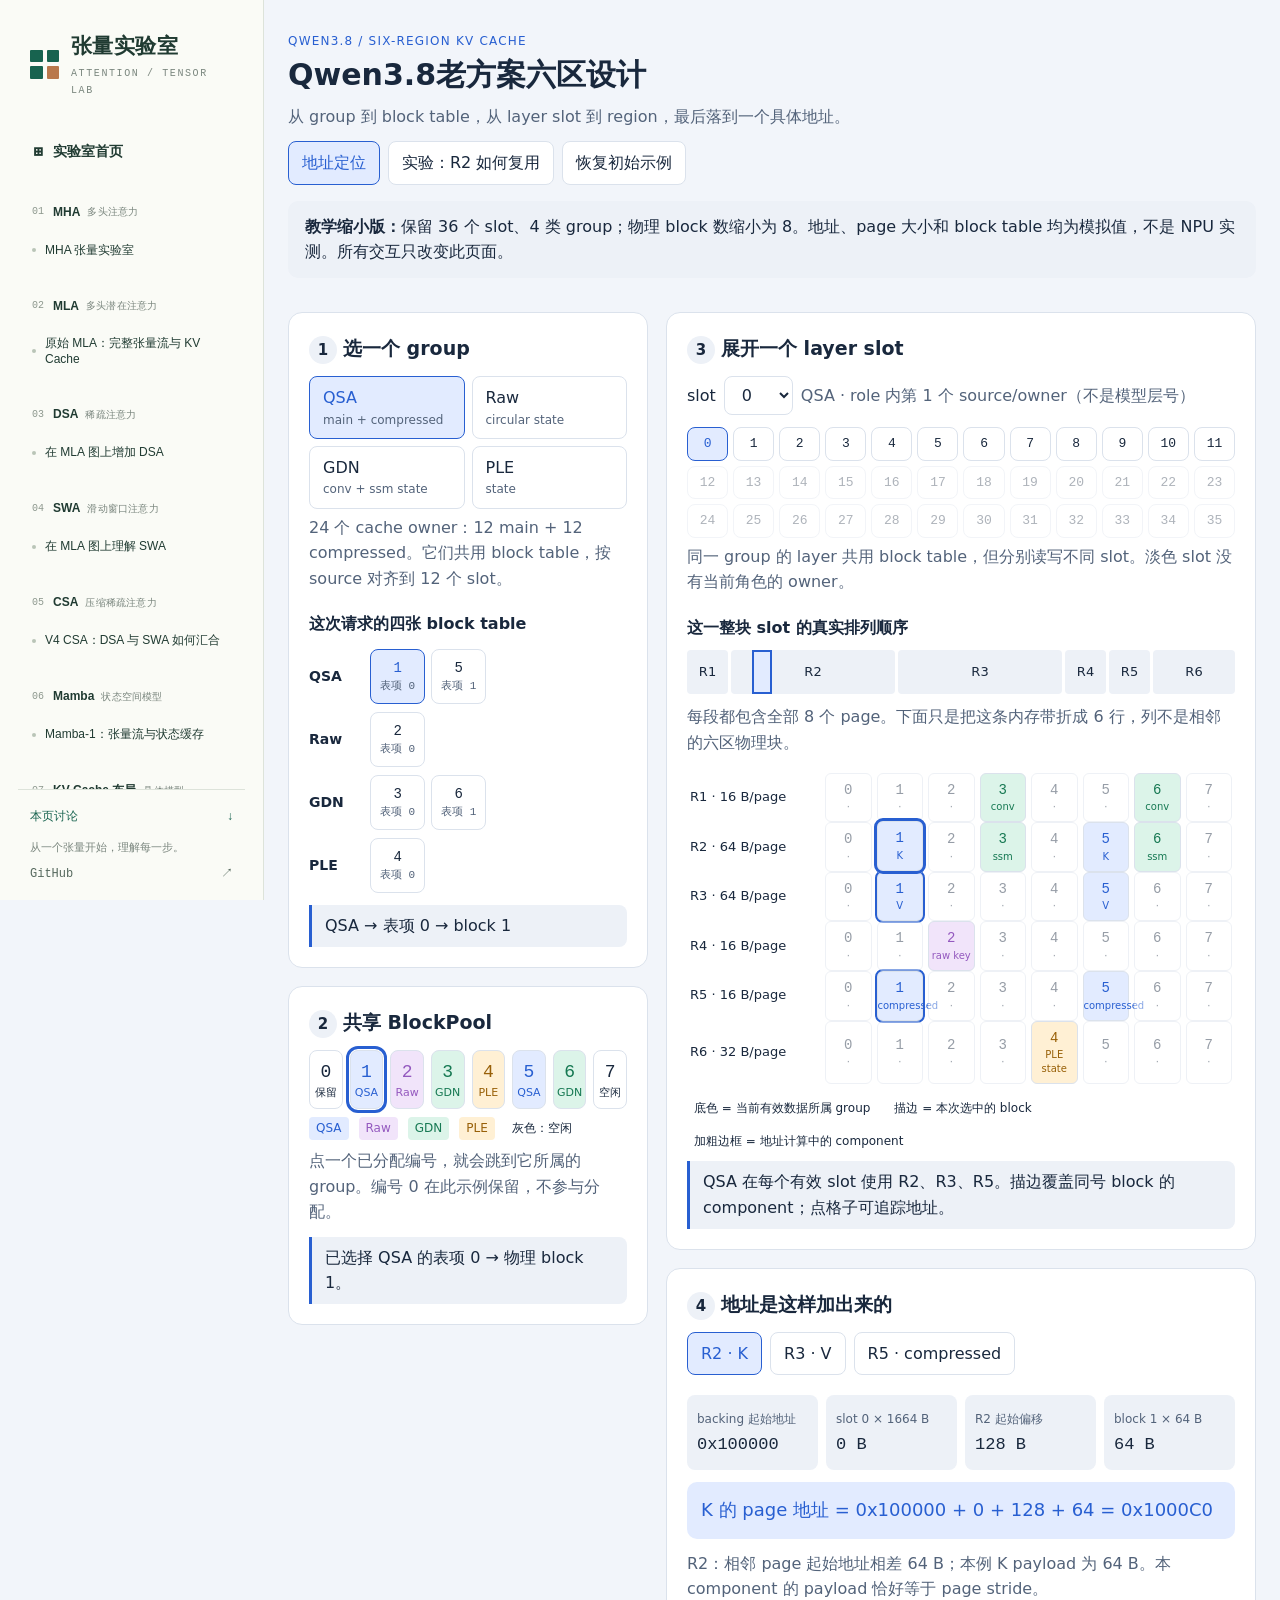
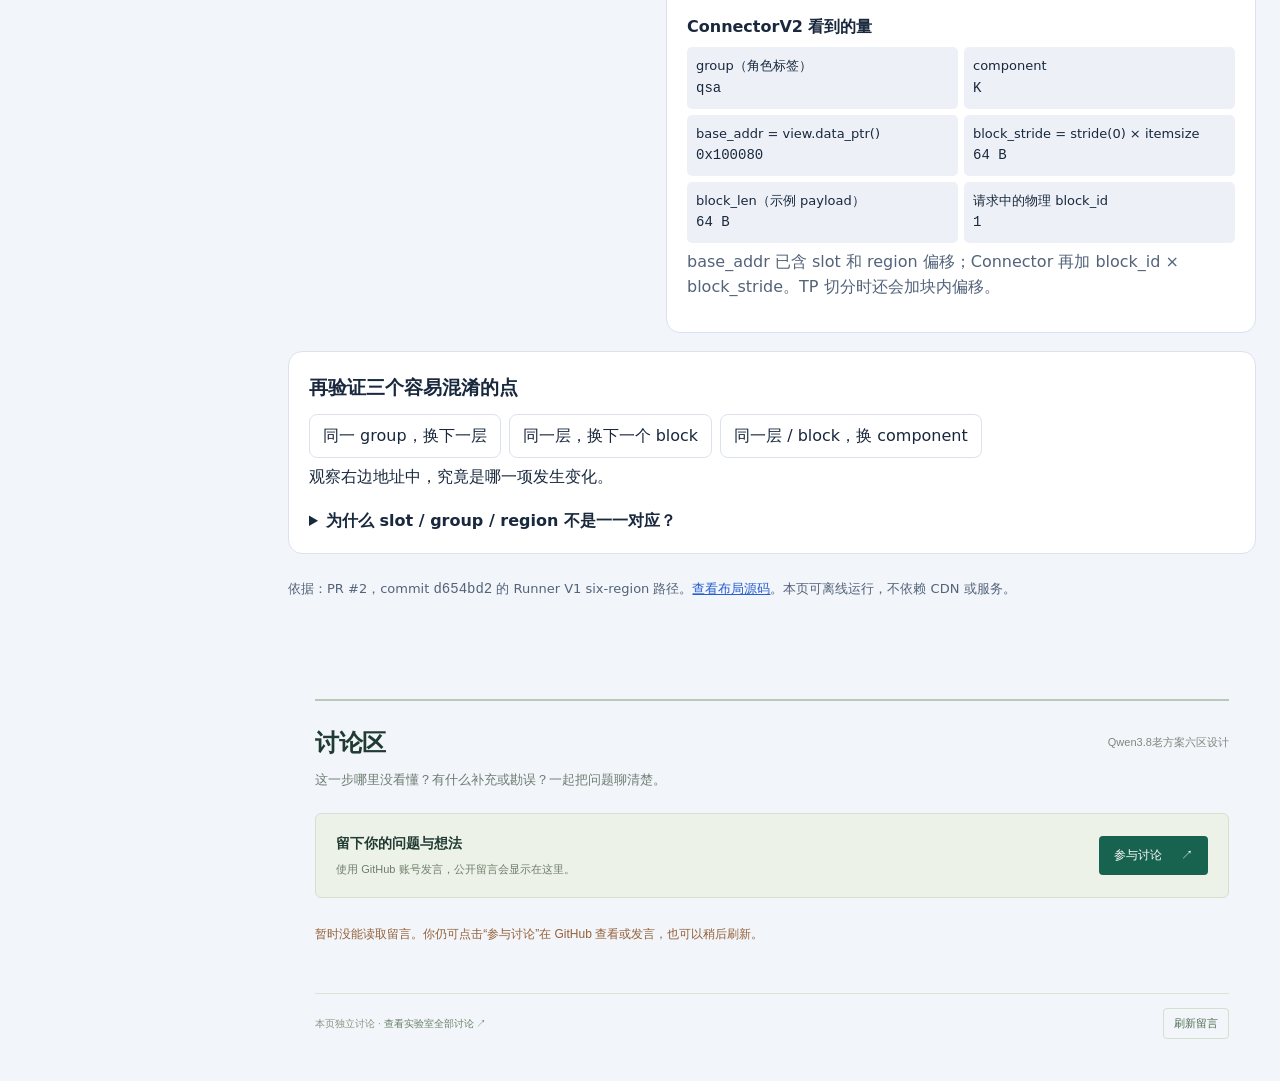
<file: kv-cache/qwen38-six-region.html>
<!doctype html>
<html lang="zh-CN">
<head>
<meta charset="utf-8"><meta name="viewport" content="width=device-width,initial-scale=1">
<title>Qwen3.8老方案六区设计</title>
<style>
:root{color-scheme:light dark;--bg:#f2f5fa;--panel:#fff;--fg:#19283d;--muted:#53637a;--line:#dbe2ec;--soft:#edf1f7;--q:#285fd1;--qt:#e2ebff;--g:#177953;--gt:#dcf4e9;--r:#9459bf;--rt:#f1e4fa;--p:#986008;--pt:#fff0d4;--bad:#b52537;--badbg:#ffe5e9}
@media(prefers-color-scheme:dark){:root{--bg:#101722;--panel:#182333;--fg:#e7eef9;--muted:#afbdd2;--line:#34465e;--soft:#233248;--q:#a3bdff;--qt:#293e67;--g:#84dcb3;--gt:#204a3b;--r:#d0a6f1;--rt:#473259;--p:#f0cc83;--pt:#4b3c24;--bad:#ffadba;--badbg:#512f3b}}
*{box-sizing:border-box}body{margin:0;background:var(--bg);color:var(--fg);font:16px/1.6 system-ui,"Microsoft YaHei",sans-serif}main{max-width:1240px;margin:auto;padding:32px 24px 60px}h1{font-size:30px;margin:4px 0 8px;line-height:1.35}h2{font-size:19px;margin:0 0 12px}h3{font-size:16px;margin:0 0 8px}p{margin:6px 0 12px}small,.muted{color:var(--muted)}button,select{font:inherit;border:1px solid var(--line);border-radius:8px;padding:8px 13px;background:var(--panel);color:var(--fg);cursor:pointer}button:hover:not(:disabled){border-color:var(--q)}button:focus-visible,select:focus-visible{outline:3px solid var(--q);outline-offset:3px}button:disabled{opacity:.35;cursor:default}button[aria-pressed=true]{background:var(--qt);color:var(--q);border-color:var(--q)}.primary{background:var(--q);color:var(--panel);border-color:var(--q)}.tools{display:flex;gap:8px;align-items:center;flex-wrap:wrap}.banner{padding:13px 17px;background:var(--soft);border-radius:10px;margin:16px 0}.panel{background:var(--panel);border:1px solid var(--line);border-radius:14px;padding:20px;margin-top:18px}.grid{display:grid;grid-template-columns:360px minmax(0,1fr);gap:18px;align-items:start}.small-title{font-size:12px;letter-spacing:.1em;color:var(--q)}.group-buttons{display:grid;grid-template-columns:1fr 1fr;gap:7px}.group-buttons button{text-align:left}.group-buttons small{display:block;font-size:12px}.number{display:inline-grid;place-items:center;background:var(--soft);border-radius:50%;width:28px;height:28px;margin-right:6px;font-size:15px}.tables{display:grid;gap:8px;margin:12px 0}.table-row{display:flex;gap:6px;align-items:center;flex-wrap:wrap}.table-row b{width:55px;font-size:14px}.entry{font:14px/1.4 Consolas,monospace;padding:9px}.entry span{display:block;font-size:11px;color:var(--muted)}.pool{display:grid;grid-template-columns:repeat(8,1fr);gap:7px}.pool button{padding:8px 0;min-width:0;font:18px/1.5 Consolas,monospace}.pool small{display:block;font:11px/1.3 system-ui;color:inherit}.qsa{color:var(--q);background:var(--qt)}.gdn{color:var(--g);background:var(--gt)}.raw{color:var(--r);background:var(--rt)}.ple{color:var(--p);background:var(--pt)}.pool button.chosen{outline:3px solid currentColor;outline-offset:1px}.slot-grid{display:grid;grid-template-columns:repeat(12,1fr);gap:5px;margin-top:12px}.slot-grid button{padding:6px 0;font:13px/1.5 Consolas,monospace}.slot-grid button.chosen{background:var(--qt);color:var(--q);border-color:var(--q)}.section-gap{margin-top:20px}.memory{display:grid;gap:7px}.region-row{display:grid;grid-template-columns:130px repeat(8,minmax(0,1fr));gap:5px;align-items:stretch}.region-label{font-size:13px;display:flex;align-items:center;gap:4px}.region-label strong{font-size:16px}.region-row button{padding:7px 0;min-width:0;border-radius:6px;font:14px/1.4 Consolas,monospace}.region-row button small{display:block;font:10px/1.4 system-ui;color:inherit;min-height:14px}.region-row .hit{outline:2px solid currentColor;outline-offset:0;animation:pulse .45s ease}.region-row .inspect{outline:3px solid currentColor;box-shadow:0 0 0 3px var(--panel);transform:translateY(-1px)}.region-row .irrelevant{opacity:.45}.memory-scroll{overflow-x:auto;padding:5px 3px}.physical{display:flex;gap:3px;height:44px;margin:10px 0}.slab{display:flex;align-items:center;justify-content:center;position:relative;background:var(--soft);font-size:13px;min-width:0;border-radius:4px}.slab .marker{position:absolute;top:0;bottom:0;background:var(--qt);border:2px solid var(--q);transition:left .3s ease}.slab span{z-index:1;pointer-events:none}.term-grid{display:grid;grid-template-columns:repeat(4,1fr);gap:8px}.term{padding:10px;background:var(--soft);border-radius:8px;min-width:0}.term b{display:block;overflow-wrap:anywhere;font:17px/1.7 Consolas,monospace}.term small{font-size:12px}.equals{margin:12px 0;padding:14px;background:var(--qt);color:var(--q);border-radius:10px;font-size:18px;overflow-wrap:anywhere}code{font:14px/1.6 Consolas,monospace;overflow-wrap:anywhere}.meta{display:grid;grid-template-columns:1fr 1fr;gap:6px;font-size:13px}.meta div{background:var(--soft);padding:9px;border-radius:5px}.meta code{display:block;color:var(--fg)}.callout{border-left:3px solid var(--q);padding:8px 13px;background:var(--soft);border-radius:0 8px 8px 0}.bad{background:var(--badbg);border-left-color:var(--bad);color:var(--bad)}.steps{display:flex;gap:6px;margin:12px 0;flex-wrap:wrap}.steps span{padding:5px 9px;background:var(--soft);border-radius:6px;font-size:13px}.steps .now{background:var(--qt);color:var(--q)}.foot{font-size:13px;color:var(--muted);margin-top:24px}details{margin-top:18px}summary{cursor:pointer;font-weight:600}ul{padding-left:23px}a{color:var(--q)}[hidden]{display:none!important}.legend{display:flex;gap:10px;flex-wrap:wrap;font-size:12px;margin:8px 0}.legend span{padding:2px 7px;border-radius:4px}@keyframes pulse{from{transform:translateY(3px);opacity:.65}to{transform:translateY(0);opacity:1}}@media(prefers-reduced-motion:reduce){*{animation:none!important;transition:none!important}}
@media(max-width:1000px){.grid{grid-template-columns:1fr}.slot-grid{grid-template-columns:repeat(12,1fr)}}@media(max-width:600px){main{padding:20px 12px}h1{font-size:25px}.panel{padding:15px}.term-grid{grid-template-columns:1fr 1fr}.slot-grid{grid-template-columns:repeat(6,1fr)}.region-row{min-width:550px}.pool{gap:4px}.meta{grid-template-columns:1fr}}
</style><link rel="stylesheet" href="../assets/navigation.css">
<script src="../assets/catalog.js?v=mamba-20261103" defer></script>
<script src="../assets/navigation.js?v=discussion-20261031" defer></script>
</head>
<body data-lab-page="qwen38-six-region"><main>
<div class="small-title">QWEN3.8 / SIX-REGION KV CACHE</div><h1>Qwen3.8老方案六区设计</h1><p class="muted">从 group 到 block table，从 layer slot 到 region，最后落到一个具体地址。</p>
<div class="tools"><button id="explore-tab" aria-pressed="true">地址定位</button><button id="reuse-tab" aria-pressed="false">实验：R2 如何复用</button><button id="reset">恢复初始示例</button></div>
<div class="banner"><strong>教学缩小版：</strong>保留 36 个 slot、4 类 group；物理 block 数缩小为 8。地址、page 大小和 block table 均为模拟值，不是 NPU 实测。所有交互只改变此页面。</div>
<div id="reuse-panel" class="panel" hidden><h2>让 block 1 从 QSA 转给 GDN</h2><div class="steps" id="reuse-steps"></div><p id="reuse-caption" aria-live="polite"></p><div class="tools"><button id="reuse-next" class="primary">下一步</button><button id="reuse-back">从头演示</button></div></div>
<div class="grid">
<aside>
<section class="panel"><h2><span class="number">1</span>选一个 group</h2><div id="groups" class="group-buttons"></div><p id="group-note" class="muted"></p><h3 class="section-gap">这次请求的四张 block table</h3><div id="tables" class="tables"></div><div class="callout" id="table-note"></div></section>
<section class="panel"><h2><span class="number">2</span>共享 BlockPool</h2><div id="pool" class="pool"></div><div class="legend"><span class="qsa">QSA</span><span class="raw">Raw</span><span class="gdn">GDN</span><span class="ple">PLE</span><span>灰色：空闲</span></div><p class="muted">点一个已分配编号，就会跳到它所属的 group。编号 0 在此示例保留，不参与分配。</p><div id="feedback" class="callout" aria-live="polite"></div></section>
</aside>
<div>
<section class="panel"><h2><span class="number">3</span>展开一个 layer slot</h2><div class="tools"><label for="slot">slot</label><select id="slot"></select><span id="owner-note" class="muted"></span></div><div id="slots" class="slot-grid"></div><p class="muted">同一 group 的 layer 共用 block table，但分别读写不同 slot。淡色 slot 没有当前角色的 owner。</p><h3 class="section-gap">这一整块 slot 的真实排列顺序</h3><div id="physical" class="physical" aria-label="region slab 的物理顺序"></div><p class="muted">每段都包含全部 8 个 page。下面只是把这条内存带折成 6 行，列不是相邻的六区物理块。</p><div id="memory" class="memory-scroll"></div><div class="legend"><span>底色 = 当前有效数据所属 group</span><span>描边 = 本次选中的 block</span><span>加粗边框 = 地址计算中的 component</span></div><div class="callout" id="memory-note"></div></section>
<section class="panel"><h2><span class="number">4</span>地址是这样加出来的</h2><div id="components" class="tools"></div><div class="term-grid section-gap" id="terms"></div><div id="result" class="equals" aria-live="polite"></div><p id="stride-note" class="muted"></p><h3>ConnectorV2 看到的量</h3><div id="metadata" class="meta"></div><p class="muted">base_addr 已含 slot 和 region 偏移；Connector 再加 block_id × block_stride。TP 切分时还会加块内偏移。</p></section>
</div></div>
<section class="panel"><h2>再验证三个容易混淆的点</h2><div class="tools"><button id="try-layer">同一 group，换下一层</button><button id="try-block">同一层，换下一个 block</button><button id="try-region">同一层 / block，换 component</button></div><p id="experiment-note" aria-live="polite">观察右边地址中，究竟是哪一项发生变化。</p><details><summary>为什么 slot / group / region 不是一一对应？</summary><ul><li>QSA main 和 compressed 在同一个 group，却使用 R2、R3、R5 三个 region。</li><li>GDN 的 conv 与 ssm 使用 R1、R2。R2 因此被两类 group 复用，但它们不能同时拥有同一物理 block ID。</li><li>QSA source 的 main/raw/compressed 使用相同 slot 序号；raw 有独立 block table，所以不必使用与 main 相同的 block ID。</li><li>36 个 GDN owner 使用 slot 0～35；12 组 QSA source 使用 slot 0～11；此例 1 个 PLE owner 使用 slot 0。</li><li>整个 block ID 的分配由同一个 BlockPool 管理，即便部分 region 未使用，也不会单独将这些部分分配给另一 group。</li><li>同 group 的多个请求可以通过 prefix cache 共享 block。这不允许两个有冲突布局的 group 同时占用同一个 block。</li></ul></details></section>
<footer class="foot">依据：PR #2，commit <code>d654bd2</code> 的 Runner V1 six-region 路径。<a href="https://github.com/yFeng-dev/vllm-ascend/blob/d654bd2a9ae089cd6d7fa948daf3d3a2b5ef056e/vllm_ascend/core/six_region_kv_cache_layout.py">查看布局源码</a>。本页可离线运行，不依赖 CDN 或服务。</footer>
</main>
<script>
const $=id=>document.getElementById(id);
const groups={qsa:{name:'QSA',desc:'main + compressed',slots:12,regions:{2:'K',3:'V',5:'compressed'},note:'24 个 cache owner：12 main + 12 compressed。它们共用 block table，按 source 对齐到 12 个 slot。'},raw:{name:'Raw',desc:'circular state',slots:12,regions:{4:'raw key'},note:'12 个 raw owner，独立 circular 生命周期。其表项不是普通 attention token 分块。'},gdn:{name:'GDN',desc:'conv + ssm state',slots:36,regions:{1:'conv',2:'ssm'},note:'36 个 GDN owner 共用状态块表。这里两个表项是教学中的状态/检查点块示例。'},ple:{name:'PLE',desc:'state',slots:1,regions:{6:'PLE state'},note:'此例一个 PLE owner，仅使用 slot 0。'}};
const sizes=[16,64,64,16,16,32],N=8,base=0x100000;
const offsets=sizes.map((_,i)=>N*sizes.slice(0,i).reduce((a,b)=>a+b,0));
const slotSize=N*sizes.reduce((a,b)=>a+b,0);
let tables,sel,block,slot,region,mode,phase,notice;
function init(){tables={qsa:[1,5],raw:[2],gdn:[3,6],ple:[4]};sel='qsa';block=1;slot=0;region=2;mode='explore';phase=0;notice='已选择 QSA 的表项 0 → 物理 block 1。';}
const owner=b=>Object.keys(tables).find(k=>tables[k].includes(b));
const hex=n=>'0x'+n.toString(16).toUpperCase();
function address(s,r,b){return base+s*slotSize+offsets[r-1]+b*sizes[r-1];}
function node(tag,text,cls){const e=document.createElement(tag);if(text!==undefined)e.textContent=text;if(cls)e.className=cls;return e;}
function btn(text,fn,active=false,cls=''){const b=node('button',text,cls);b.type='button';b.setAttribute('aria-pressed',String(active));b.addEventListener('click',fn);return b;}
function choose(k,b=tables[k][0]){sel=k;block=b;slot=Math.min(slot,groups[k].slots-1);if(!groups[k].regions[region])region=Number(Object.keys(groups[k].regions)[0]);}
function stopExperiment(){if(mode==='reuse'){init();notice='已退出复用实验，恢复示例分配。';}}
function pickBlock(b){const k=owner(b);if(!k){notice=b===0?'编号 0 为示例保留块。':'block '+b+' 当前空闲，还没有 group 的有效数据。';render();return;}choose(k,b);notice='block '+b+' 属于 '+groups[k].name+'；已切换到对应 block table。';render();}
function pagePayload(k,r){return k==='gdn'&&r===2?32:sizes[r-1];}
function render(){
 const c=groups[sel];
 $('explore-tab').setAttribute('aria-pressed',String(mode==='explore'));$('reuse-tab').setAttribute('aria-pressed',String(mode==='reuse'));$('reuse-panel').hidden=mode!=='reuse';
 $('groups').replaceChildren(...Object.entries(groups).map(([k,g])=>{const b=btn(g.name,()=>{stopExperiment();choose(k);notice=g.note;render();},sel===k);b.appendChild(node('small',g.desc));return b;}));
 $('group-note').textContent=c.note;
 $('tables').replaceChildren(...Object.entries(tables).map(([k,ids])=>{const row=node('div',undefined,'table-row');row.appendChild(node('b',groups[k].name));ids.forEach((v,i)=>{const b=btn(String(v),()=>{stopExperiment();choose(k,tables[k].includes(v)?v:tables[k][0]);notice='选择 '+groups[k].name+' 表项 → block '+block;render();},sel===k&&block===v,'entry');b.appendChild(node('span','表项 '+i));row.appendChild(b);});return row;}));
 $('table-note').textContent=groups[sel].name+' → '+(owner(block)===sel?'表项 '+tables[sel].indexOf(block)+' → block '+block:'block '+block+' 已释放，暂不在任何表中');
 $('pool').replaceChildren(...Array.from({length:N},(_,i)=>{const k=owner(i);const b=btn(String(i),()=>{stopExperiment();pickBlock(i);},false,(k||'')+(block===i?' chosen':''));b.appendChild(node('small',i===0?'保留':k?groups[k].name:'空闲'));return b;}));
 $('feedback').textContent=notice;
 $('slot').replaceChildren(...Array.from({length:c.slots},(_,i)=>{const o=node('option',String(i));o.value=i;o.selected=slot===i;return o;}));
 $('owner-note').textContent=c.name+' · role 内第 '+(slot+1)+' 个 source/owner（不是模型层号）';
 $('slots').replaceChildren(...Array.from({length:36},(_,i)=>{const b=btn(String(i),()=>{slot=i;notice='只换 slot：block ID 仍是 '+block+'，每层的 base address 改变。';render();},false,slot===i?'chosen':'');b.disabled=i>=c.slots||mode==='reuse';return b;}));$('slot').disabled=mode==='reuse';
 $('physical').replaceChildren(...sizes.map((sz,i)=>{const e=node('div',undefined,'slab');e.style.flex=String(sz);if(region===i+1){const marker=node('i',undefined,'marker');marker.style.left=(block/N*100)+'%';marker.style.width=(100/N)+'%';e.appendChild(marker);}e.appendChild(node('span','R'+(i+1)));return e;}));
 const rows=[];
 for(let r=1;r<=6;r++){const row=node('div',undefined,'region-row');row.appendChild(node('div','R'+r+' · '+sizes[r-1]+' B/page','region-label'));for(let b=0;b<N;b++){const k=owner(b),valid=k&&slot<groups[k].slots&&groups[k].regions[r];const selected=b===block&&Boolean(c.regions[r]);const cell=btn(String(b),()=>{if(mode==='reuse'){notice='复用实验请使用顶部“下一步”；当前固定观察 slot 0 / block 1。';render();return;}if(valid){choose(k,b);region=r;notice='点击 '+groups[k].name+' 的 '+groups[k].regions[r]+'：slot '+slot+' / R'+r+' / block '+b;render();}else{notice=k?'block '+b+' 虽归 '+groups[k].name+'，但该 group 在此 slot/region 没有有效 component；不能单独转给其他 group。':'这里没有有效数据；空闲不是数据一定已清零。';render();}},false,(valid?k:'irrelevant')+(selected?' hit':'')+(selected&&r===region?' inspect':''));cell.appendChild(node('small',valid?groups[k].regions[r]:(mode==='reuse'&&phase===2&&b===1&&r===2?'旧 K 无效':'·')));row.appendChild(cell);}rows.push(row);}
 $('memory').replaceChildren(...rows);
 $('memory-note').textContent=mode==='reuse'?'观察 slot 0 的 R2[1]：同一字节地址在 QSA 释放后，才交给 GDN。释放不会自动清零。':c.name+' 在每个有效 slot 使用 '+Object.keys(c.regions).map(r=>'R'+r).join('、')+'。描边覆盖同号 block 的 component；点格子可追踪地址。';
 $('components').replaceChildren(...Object.entries(c.regions).map(([r,name])=>btn('R'+r+' · '+name,()=>{region=Number(r);render();},region===Number(r))));
 const regOffset=offsets[region-1],pageSize=sizes[region-1],layerBase=address(slot,region,0),addr=address(slot,region,block),payload=pagePayload(sel,region);
 const terms=[['backing 起始地址',hex(base)],['slot '+slot+' × '+slotSize+' B',(slot*slotSize)+' B'],['R'+region+' 起始偏移',regOffset+' B'],['block '+block+' × '+pageSize+' B',(block*pageSize)+' B']];
 $('terms').replaceChildren(...terms.map(([label,val])=>{const e=node('div',undefined,'term');e.append(node('small',label),node('b',val));return e;}));
 $('result').textContent=c.regions[region]+' 的 page 地址 = '+hex(base)+' + '+slot*slotSize+' + '+regOffset+' + '+block*pageSize+' = '+hex(addr);
 $('stride-note').textContent='R'+region+'：相邻 page 起始地址相差 '+pageSize+' B；本例 '+c.regions[region]+' payload 为 '+payload+' B。'+(payload<pageSize?'payload 小于 stride，剩余区域不属于本 component。':'本 component 的 payload 恰好等于 page stride。');
 $('metadata').replaceChildren(...[['group（角色标签）',sel],['component',c.regions[region]],['base_addr = view.data_ptr()',hex(layerBase)],['block_stride = stride(0) × itemsize',pageSize+' B'],['block_len（示例 payload）',payload+' B'],['请求中的物理 block_id',String(block)]].map(([k,v])=>{const e=node('div',k);e.appendChild(node('code',v));return e;}));
 renderReuse();
}
function renderReuse(){
 const labels=['QSA 持有','冲突请求被拒绝','释放 block 1','GDN 接管并写入'];
 $('reuse-steps').replaceChildren(...labels.map((t,i)=>node('span',(i+1)+' · '+t,i===phase?'now':'')));
 const messages=['QSA 的 K 使用 R2[1]。记住地址 '+hex(address(0,2,1))+'。下一步尝试让 GDN 同时拿这个 block。','拒绝：block 1 仍归 QSA。如果 GDN 也写 R2[1]，会覆盖有效 K。共享 BlockPool 必须阻止这种分配。','QSA 已释放且没有其他引用，block 1 回到空闲池。R2[1] 可能仍有旧字节，但已经无效；释放不等于清零。','GDN 获得 block 1，并在模型需要时初始化/写入 conv、ssm。SSM 使用同一个 '+hex(address(0,2,1))+'；本例只占 32 B，步长仍是 64 B。'];
 $('reuse-caption').textContent=messages[phase];$('reuse-caption').className=phase===1?'callout bad':'callout';
 $('reuse-next').textContent=['尝试 GDN 同时占用','释放 QSA 的 block 1','分配给 GDN 并写入','重新演示'][phase];
}
function startReuse(){init();mode='reuse';region=2;notice='固定观察 slot 0 / R2 / block 1。';render();}
function advance(){if(phase===3){startReuse();return;}phase++;if(phase===2)tables.qsa=tables.qsa.filter(b=>b!==1);if(phase===3){tables.gdn.push(1);choose('gdn',1);region=2;}notice=['','分配被拒绝：不能跨 group 同时占有同一 block。','block 1 已空闲。','block 1 现归 GDN，地址未搬动。'][phase];render();}
function experiment(kind){stopExperiment();const c=groups[sel];if(kind==='layer'){if(c.slots<2){notice='PLE 只有一个 owner；切到 GDN 看多层 slot。';choose('gdn');}slot=(slot+1)%groups[sel].slots;$('experiment-note').textContent='只换层：slot 偏移增加，group 和 block_id 保持不变。';}else if(kind==='block'){if(tables[sel].length<2)choose('qsa');const list=tables[sel];block=list[(list.indexOf(block)+1)%list.length];$('experiment-note').textContent='只换 block：base_addr 不变，最后一项 block_id × stride 改变。';}else{if(Object.keys(c.regions).length<2)choose('qsa');const list=Object.keys(groups[sel].regions).map(Number);region=list[(list.indexOf(region)+1)%list.length];$('experiment-note').textContent='只换 component：slot 与 block_id 不变，region offset 和可能的 page stride 改变。';}render();}
function bind(id,fn){$(id).addEventListener('click',fn);}
bind('reuse-tab',startReuse);bind('explore-tab',()=>{init();render();});bind('reset',()=>{init();$('experiment-note').textContent='观察右边地址中，究竟是哪一项发生变化。';render();});bind('reuse-back',startReuse);bind('reuse-next',advance);bind('try-layer',()=>experiment('layer'));bind('try-block',()=>experiment('block'));bind('try-region',()=>experiment('region'));$('slot').addEventListener('change',e=>{slot=Number(e.target.value);render();});
init();render();
</script></body></html>
</file>
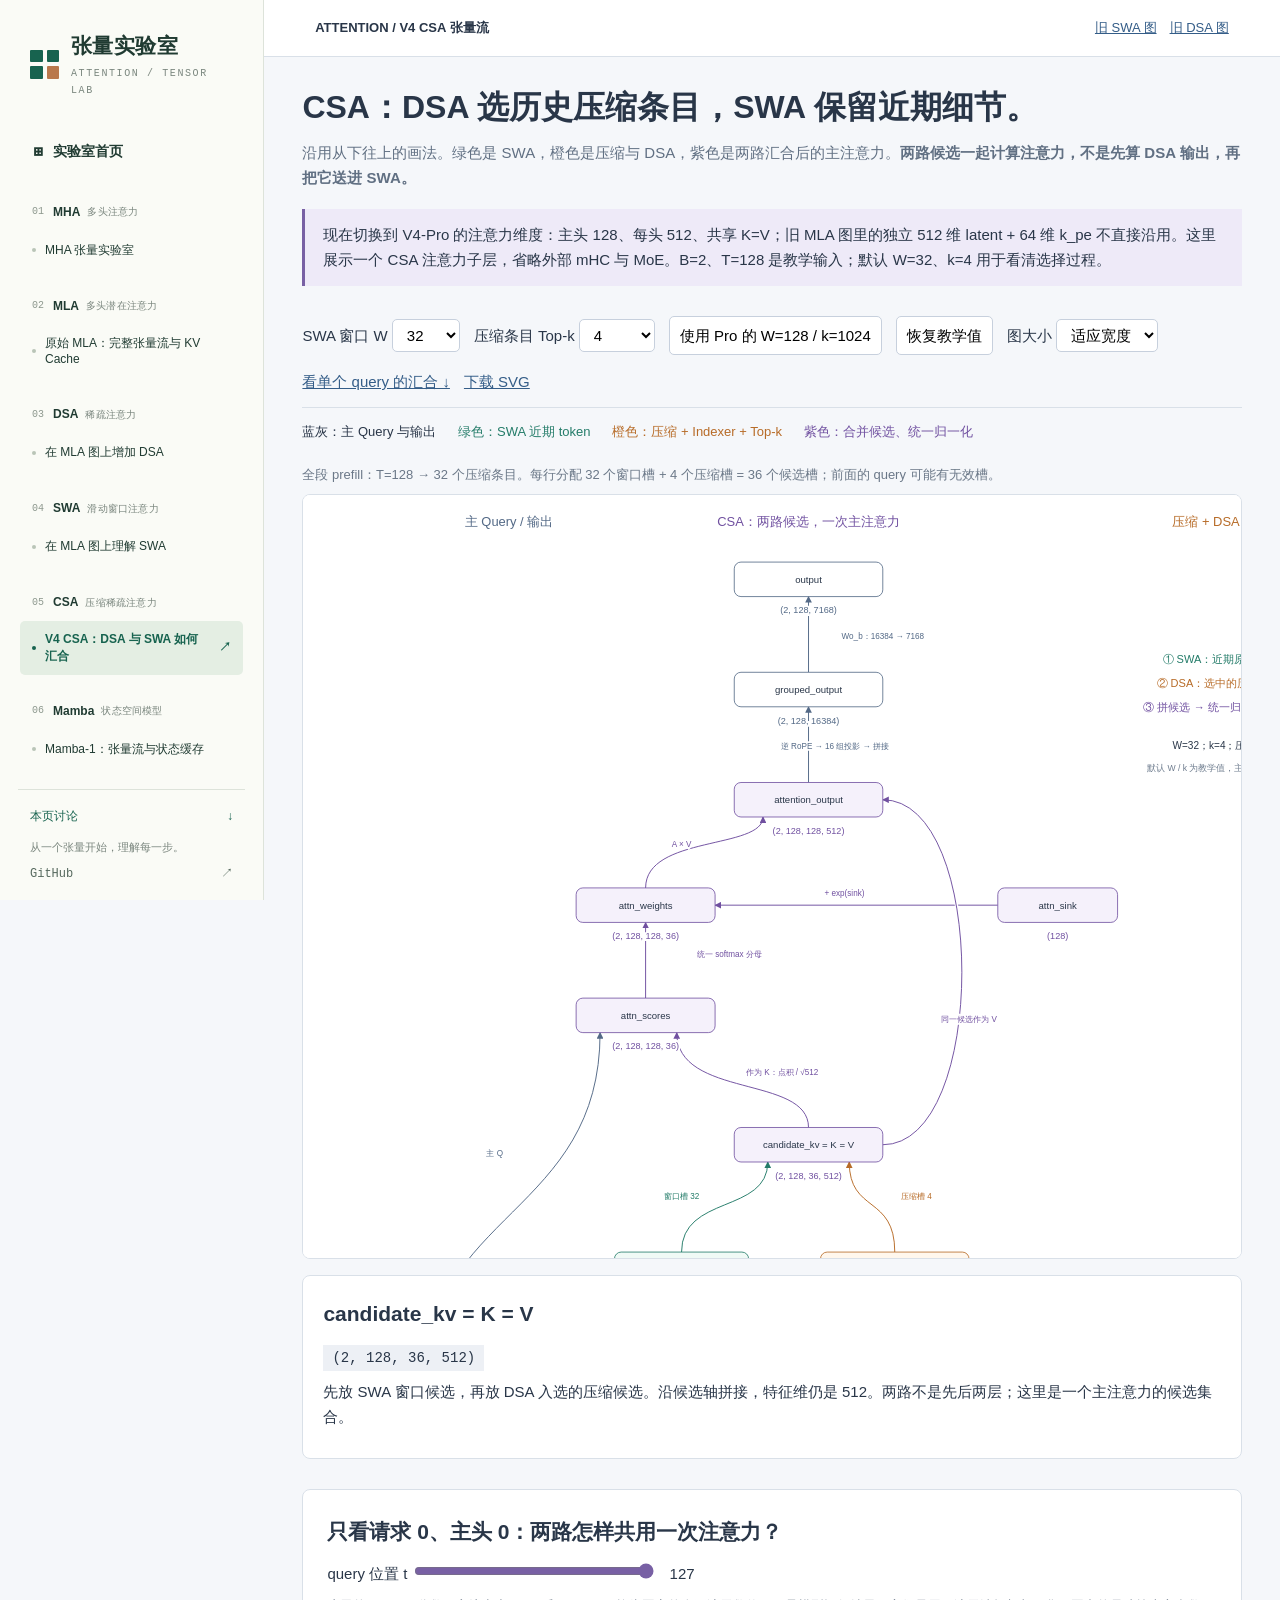
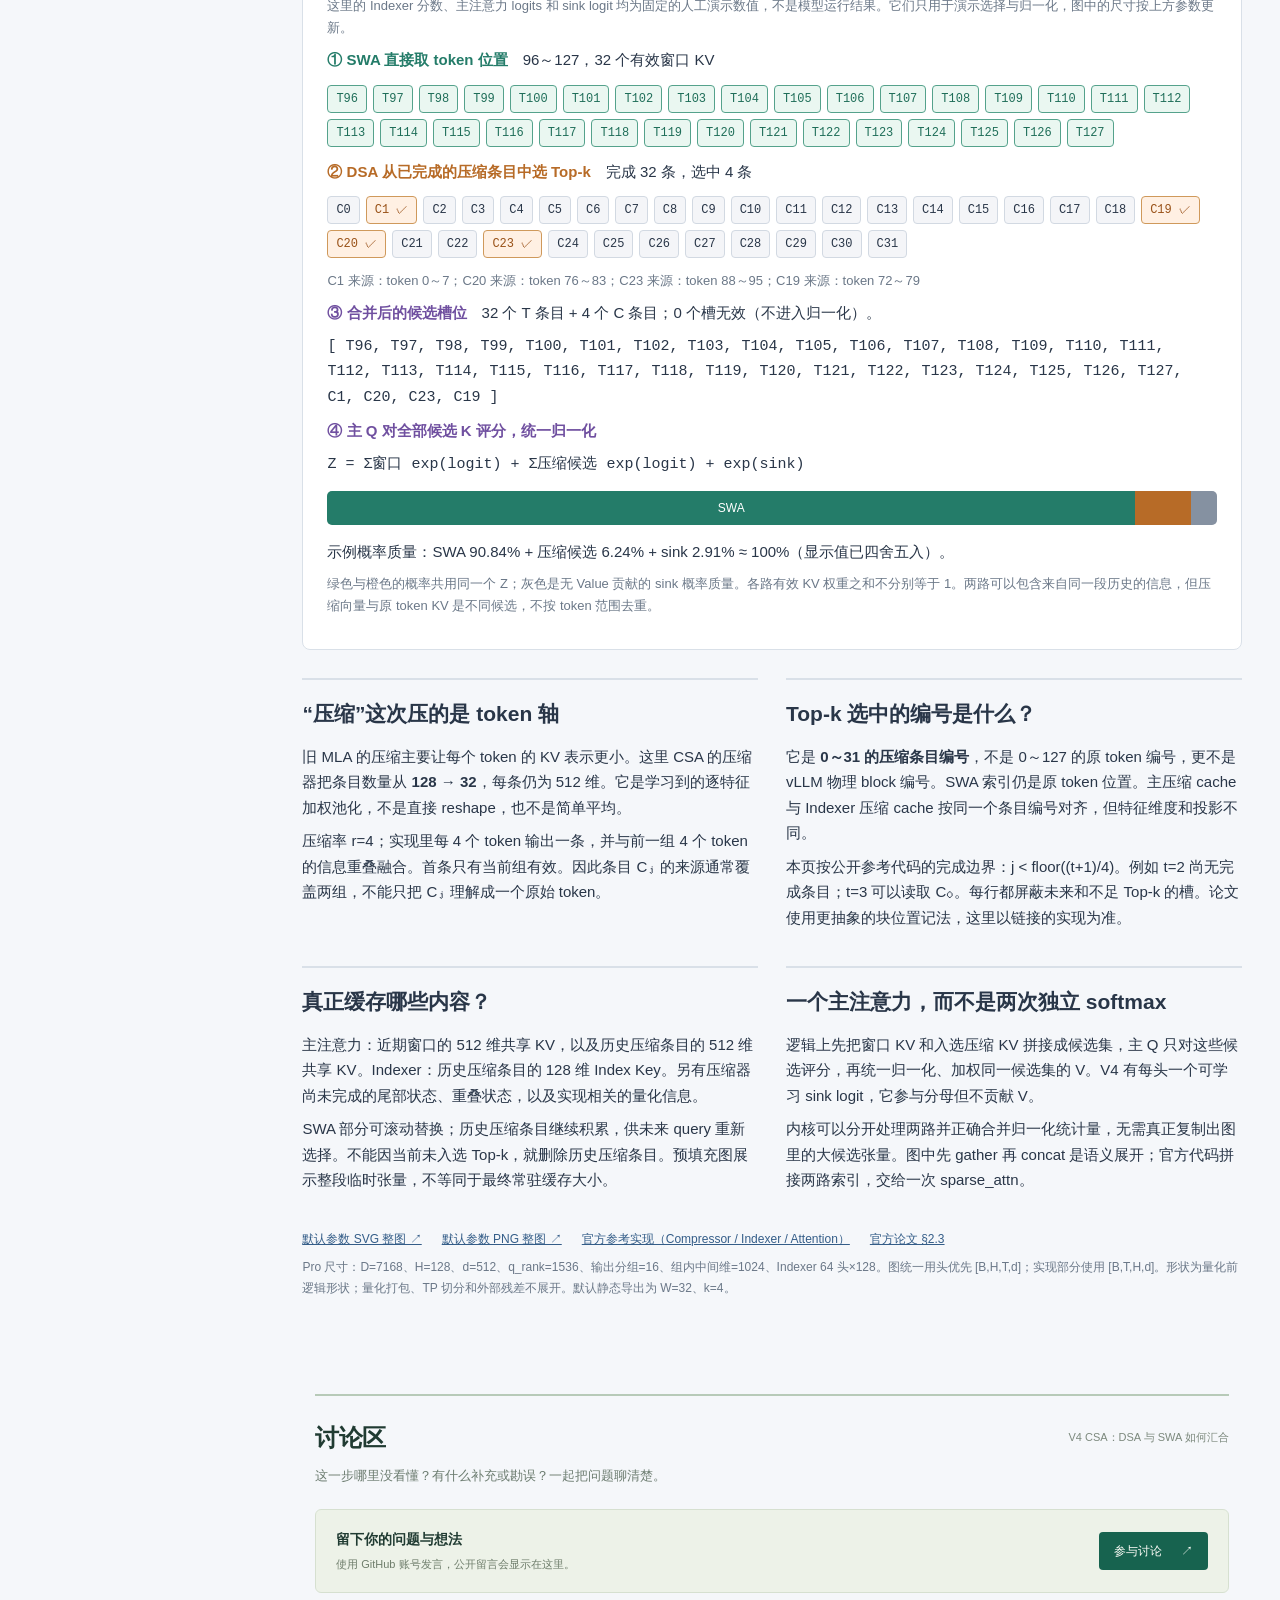
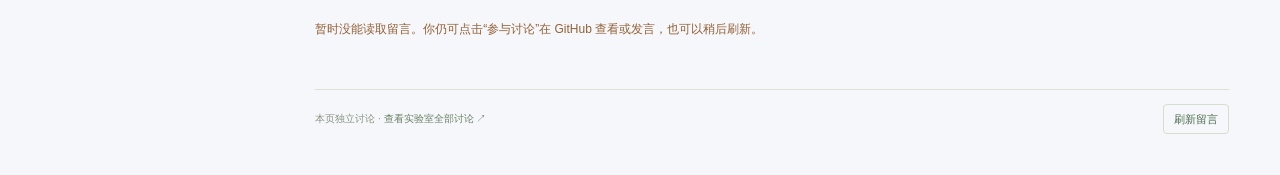
<file: mha-tensor-lab/csa-v4.html>
<!doctype html>
<html lang="zh-CN"><head><meta charset="utf-8"><meta name="viewport" content="width=device-width,initial-scale=1"><title>V4 CSA：DSA 与 SWA 如何汇合</title><style>
*{box-sizing:border-box}body{margin:0;background:#f5f7fa;color:#293648;font:15px/1.7 'Segoe UI','Microsoft YaHei',sans-serif}a{color:#345d88}header{padding:17px 4vw;background:white;border-bottom:1px solid #d9e0e8;display:flex;justify-content:space-between;gap:20px;font-size:13px}main{max-width:1600px;margin:auto;padding:28px 3vw 50px}h1{font-size:32px;line-height:1.4;margin:0 0 10px}h2{font-size:21px;margin:0 0 12px}p{margin:8px 0}.lead{max-width:1200px;color:#617083}.note{background:#eeeaf8;border-left:3px solid #7860a4;padding:13px 18px;margin:18px 0}.controls{position:sticky;top:0;z-index:3;background:#f5f7fa;display:flex;align-items:center;gap:14px;flex-wrap:wrap;padding:12px 0;border-bottom:1px solid #d9e0e8}select,button,input{font:inherit}button,select{background:white;border:1px solid #c7d0dd;border-radius:5px;padding:6px 10px}button{cursor:pointer}button:hover{border-color:#7860a4}a:focus-visible,button:focus-visible,select:focus-visible,input:focus-visible{outline:3px solid #a48acb;outline-offset:3px}.legend{display:flex;gap:22px;flex-wrap:wrap;font-size:13px;padding:13px 0}.green{color:#247c69}.orange{color:#b76b27}.purple{color:#7050a0}.viewport{overflow:auto;max-height:85vh;background:white;border:1px solid #d9e0e8;border-radius:8px}.viewport svg{width:100%;min-width:1150px;display:block;margin:auto;height:auto}.node{cursor:pointer}.node:hover rect,.node:focus-visible rect{stroke-width:4}.detail{padding:20px;background:white;border:1px solid #d9e0e8;margin-top:16px;border-radius:8px}.detail code{font:14px Consolas,monospace;background:#edf0f5;padding:5px 9px;display:inline-block}.demo{margin-top:30px;background:white;border:1px solid #d9e0e8;border-radius:8px;padding:24px;scroll-margin-top:85px}.demo-controls{display:flex;align-items:center;gap:14px;flex-wrap:wrap}.demo-controls input{width:240px;accent-color:#7860a4}.pillbox{display:flex;flex-wrap:wrap;gap:6px;margin:12px 0}.pill{border:1px solid #d2d9e2;border-radius:4px;padding:4px 8px;font:12px/1.5 Consolas,monospace;background:#f4f5f8}.pill.local{background:#eaf7f1;border-color:#55a28c;color:#1f6e59}.pill.comp{background:#fff0e3;border-color:#cf995b;color:#995218}.pill.disabled{color:#a4acb5;border-style:dashed;background:white}.probbar{height:34px;display:flex;background:#eee;border-radius:5px;overflow:hidden;margin:14px 0}.probbar span{display:flex;align-items:center;justify-content:center;overflow:hidden;white-space:nowrap;color:white;font-size:12px}.twocol{display:grid;grid-template-columns:1fr 1fr;gap:28px;margin-top:28px}.twocol section{border-top:2px solid #d9e0e8;padding-top:16px}.small{font-size:13px;color:#6b7888}.formula{font-family:Consolas,'Microsoft YaHei',monospace;overflow-wrap:anywhere}.sources{font-size:12px;color:#6b7888;margin-top:28px}.sources a{margin-right:20px}@media(max-width:900px){.twocol{grid-template-columns:1fr}.controls{position:static}h1{font-size:26px}}@media print{header,.controls,.demo,.detail,.sources{display:none}.viewport{max-height:none;overflow:visible;border:0}.viewport svg{min-width:0}}
</style><link rel="stylesheet" href="../assets/navigation.css">
<script src="../assets/catalog.js?v=mamba-20261103" defer></script>
<script src="../assets/navigation.js?v=discussion-20261031" defer></script>
</head><body data-lab-page="csa-v4"><header><b>ATTENTION / V4 CSA 张量流</b><nav><a href="swa-on-mla.html">旧 SWA 图</a>　<a href="dsa-on-mla.html">旧 DSA 图</a></nav></header><main>
<h1>CSA：DSA 选历史压缩条目，SWA 保留近期细节。</h1>
<p class="lead">沿用从下往上的画法。绿色是 SWA，橙色是压缩与 DSA，紫色是两路汇合后的主注意力。<b>两路候选一起计算注意力，不是先算 DSA 输出，再把它送进 SWA。</b></p>
<div class="note">现在切换到 V4-Pro 的注意力维度：主头 128、每头 512、共享 K=V；旧 MLA 图里的独立 512 维 latent + 64 维 k_pe 不直接沿用。这里展示一个 CSA 注意力子层，省略外部 mHC 与 MoE。B=2、T=128 是教学输入；默认 W=32、k=4 用于看清选择过程。</div>
<div class="controls"><label>SWA 窗口 W <select id="window"><option>4</option><option>8</option><option selected>32</option><option>128</option></select></label><label>压缩条目 Top-k <select id="topk"><option>2</option><option selected>4</option><option>8</option><option>1024</option></select></label><button id="pro">使用 Pro 的 W=128 / k=1024</button><button id="teach">恢复教学值</button><label>图大小 <select id="zoom"><option value="fit">适应宽度</option><option value="1800">1800 px</option><option value="2400">原尺寸</option></select></label><a href="#example">看单个 query 的汇合 ↓</a><a id="download" download="csa-v4.svg" href="#">下载 SVG</a></div>
<div class="legend"><span>蓝灰：主 Query 与输出</span><span class="green">绿色：SWA 近期 token</span><span class="orange">橙色：压缩 + Indexer + Top-k</span><span class="purple">紫色：合并候选、统一归一化</span></div>
<p id="shape-summary" class="small"></p><div class="viewport"><div id="diagram"></div></div>
<section class="detail" aria-live="polite"><h2 id="detail-title"></h2><code id="detail-shape"></code><p id="detail-body"></p></section>
<section class="demo" id="example"><h2>只看请求 0、主头 0：两路怎样共用一次注意力？</h2><div class="demo-controls"><label>query 位置 t <input id="query" type="range" min="0" max="127" value="127" aria-label="query 位置"></label><output id="query-value">127</output></div><p class="small">这里的 Indexer 分数、主注意力 logits 和 sink logit 均为固定的人工演示数值，不是模型运行结果。它们只用于演示选择与归一化，图中的尺寸按上方参数更新。</p>
<p><b class="green">① SWA 直接取 token 位置</b>　<span id="local-range"></span></p><div id="local-list" class="pillbox"></div>
<p><b class="orange">② DSA 从已完成的压缩条目中选 Top-k</b>　<span id="comp-range"></span></p><div id="comp-list" class="pillbox"></div><p id="support" class="small"></p>
<p><b class="purple">③ 合并后的候选槽位</b>　<span id="merge-summary"></span></p><p id="merged-ids" class="formula"></p>
<p><b class="purple">④ 主 Q 对全部候选 K 评分，统一归一化</b></p><p class="formula">Z = Σ窗口 exp(logit) + Σ压缩候选 exp(logit) + exp(sink)</p><div id="probbar" class="probbar"></div><p id="prob-summary"></p><p class="small">绿色与橙色的概率共用同一个 Z；灰色是无 Value 贡献的 sink 概率质量。各路有效 KV 权重之和不分别等于 1。两路可以包含来自同一段历史的信息，但压缩向量与原 token KV 是不同候选，不按 token 范围去重。</p></section>
<div class="twocol"><section><h2>“压缩”这次压的是 token 轴</h2><p>旧 MLA 的压缩主要让每个 token 的 KV 表示更小。这里 CSA 的压缩器把条目数量从 <b>128 → 32</b>，每条仍为 512 维。它是学习到的逐特征加权池化，不是直接 reshape，也不是简单平均。</p><p>压缩率 r=4；实现里每 4 个 token 输出一条，并与前一组 4 个 token 的信息重叠融合。首条只有当前组有效。因此条目 Cⱼ 的来源通常覆盖两组，不能只把 Cⱼ 理解成一个原始 token。</p></section>
<section><h2>Top-k 选中的编号是什么？</h2><p>它是 <b>0～31 的压缩条目编号</b>，不是 0～127 的原 token 编号，更不是 vLLM 物理 block 编号。SWA 索引仍是原 token 位置。主压缩 cache 与 Indexer 压缩 cache 按同一个条目编号对齐，但特征维度和投影不同。</p><p>本页按公开参考代码的完成边界：j &lt; floor((t+1)/4)。例如 t=2 尚无完成条目；t=3 可以读取 C₀。每行都屏蔽未来和不足 Top-k 的槽。论文使用更抽象的块位置记法，这里以链接的实现为准。</p></section>
<section><h2>真正缓存哪些内容？</h2><p>主注意力：近期窗口的 512 维共享 KV，以及历史压缩条目的 512 维共享 KV。Indexer：历史压缩条目的 128 维 Index Key。另有压缩器尚未完成的尾部状态、重叠状态，以及实现相关的量化信息。</p><p>SWA 部分可滚动替换；历史压缩条目继续积累，供未来 query 重新选择。不能因当前未入选 Top-k，就删除历史压缩条目。预填充图展示整段临时张量，不等同于最终常驻缓存大小。</p></section>
<section><h2>一个主注意力，而不是两次独立 softmax</h2><p>逻辑上先把窗口 KV 和入选压缩 KV 拼接成候选集，主 Q 只对这些候选评分，再统一归一化、加权同一候选集的 V。V4 有每头一个可学习 sink logit，它参与分母但不贡献 V。</p><p>内核可以分开处理两路并正确合并归一化统计量，无需真正复制出图里的大候选张量。图中先 gather 再 concat 是语义展开；官方代码拼接两路索引，交给一次 sparse_attn。</p></section></div>
<div class="sources"><a href="csa-v4.svg" target="_blank">默认参数 SVG 整图 ↗</a><a href="csa-v4.png" target="_blank">默认参数 PNG 整图 ↗</a><a href="https://huggingface.co/deepseek-ai/DeepSeek-V4-Pro/raw/main/inference/model.py" target="_blank" rel="noreferrer">官方参考实现（Compressor / Indexer / Attention）</a><a href="https://arxiv.org/html/2606.19348v1#S2.SS3" target="_blank" rel="noreferrer">官方论文 §2.3</a><p>Pro 尺寸：D=7168、H=128、d=512、q_rank=1536、输出分组=16、组内中间维=1024、Indexer 64 头×128。图统一用头优先 [B,H,T,d]；实现部分使用 [B,T,H,d]。形状为量化前逻辑形状；量化打包、TP 切分和外部残差不展开。默认静态导出为 W=32、k=4。</p></div>
</main><script>
const $=id=>document.getElementById(id),D=(...a)=>'('+a.join(', ')+')';let W=32,K=4,t=127,selected='merged',nodes=[],edges=[],blob;
const B=2,T=128,H=128,C=512,R=4,J=T/R,HI=64,DI=128;const kw=()=>Math.min(W,T),kc=()=>Math.min(K,J),nslots=()=>kw()+kc();
const esc=s=>String(s).replaceAll('&','&amp;').replaceAll('<','&lt;').replaceAll('>','&gt;');
function N(id,name,x,y,shape,body,kind='base',w=250){nodes.push({id,name,x,y,shape,body,kind,w,h:72})}
function E(from,to,path,label='',x=0,y=0,kind='base'){edges.push({from,to,path,label,x,y,kind})}
function build(){nodes=[];edges=[];
N('input','input',1030,2760,D(B,T,7168),'输入是一个 CSA 注意力子层收到的 hidden states。B=2 是独立请求，不是 cache block 数；图不展开外面的 mHC 与 MoE。');
N('qr','qr / query latent',130,2440,D(B,T,1536),'X × Wq_a，然后 RMSNorm；主注意力 Q 和 Indexer Q 共享这个低维查询表示。');
N('qraw','q projection',130,2140,D(B,T,65536),'1536 → 128×512=65536，上投影后拆成 128 个主头。');
N('q','q_states',130,1850,D(B,H,T,C),'形状轴为 [B,主头,query,d]。每头 RMS 归一化，最后 64 维做 RoPE。用于给合并后的两路候选打主注意力分数，不直接使用 Indexer 分数。');
N('localraw','window_kv_raw',650,2440,D(B,T,C),'X × Wkv：每个 token 产生一个 512 维共享 KV。这里的 K 与 V 使用同一个向量，所有主头共享。','local');
N('localcache','window_kv / cache',650,2140,D(B,T,C),'RMSNorm + 最后 64 维 RoPE；其余 448 维按实现做量化。这里是 prefill 的整段临时结果；解码滚动缓存最多保留 W 个位置。没有旧 MLA 的独立 512+64 两部分。','local');
N('window','window_indices',430,1810,D(B,T,kw()),'根据 t 与 W 枚举 max(0,t−W+1)…t，不评分。它是原 token 编号，矩形张量不足 W 的部分用无效槽表示。来自位置元数据，不是主 Q 的线性投影。','local');
N('localpick','selected_window_kv',650,1580,D(B,T,kw(),C),'每个 query 选取最近窗口的 KV。逻辑形状 [B,query,窗口槽,d]，没有主头轴，因为主头共享这份 K=V。内核可直接按索引读。','local',280);
N('compraw','KV 内容 / 门控两路投影',1080,2440,'每个张量 '+D(B,T,1024),'主压缩器从 X 分别生成内容 C 和门控 logits Z；各自 1024=2×512，供相邻块重叠。不是从 window_kv 池化，两者是不同投影分支。','comp',290);
N('compcache','compressed_kv / cache',1080,2140,D(B,J,C),'每 4 个 token 产生一条，128→32。结合当前块与前一块，门控 softmax 沿最多 8 个位置、逐特征池化；再归一化、RoPE 和量化。每条 512 维同时作为主 K 和 V。','comp',290);
N('comppick','selected_compressed_kv',1080,1580,D(B,T,kc(),C),'用 Indexer 的压缩条目编号读取主 compressed_kv。每个 query 有自己的 Top-k，全体主头共享该 query 的候选。注意：选的是压缩向量，不展开回原始 token。','comp',310);
N('ikraw','Index 内容 / 门控投影',1800,2440,'每个张量 '+D(B,T,256),'Indexer 有独立压缩器，从 X 投影出内容与门控，各自 256=2×128；与主压缩器相同的压缩率和重叠规则，参数不共享。','comp',280);
N('iq','index_q',1480,2140,D(B,HI,T,DI),'qr 上投影到 64×128，再拆头；部分 RoPE、Hadamard 和 FP4 QAT 路径用于轻量评分。Indexer 的 64 个头不是主注意力的 128 个头。','comp');
N('ik','compressed_index_k',1800,2140,D(B,J,DI),'Indexer 压缩 Key 缓存：32 个条目，每条 128 维。与主压缩条目编号一一对应；处理包括归一化、RoPE、Hadamard 和量化。','comp',280);
N('iw','index_weights',2120,2140,D(B,T,HI),'X 独立投影得到每个 query 的 64 个头权重，合入缩放，用于汇总 Indexer 分头评分；不是主注意力概率。','comp',250);
N('is','index_scores',1800,1900,D(B,T,J),'Indexer Q 与压缩 Index Key 点积 → ReLU → 按头权重汇总，得到每个 query 对 32 个压缩条目的评分。应用已完成条目的因果 mask。','comp',280);
N('ids','topk_compressed_ids',1800,1680,D(B,T,kc()),'选出 k 个压缩条目编号 j；本例 j∈[0,31]。按参考实现，合法 j<floor((t+1)/4)，不足补无效槽。先保留相对编号，接主缓存时再加其地址偏移。','comp',290);
N('merged','candidate_kv = K = V',900,1320,D(B,T,nslots(),C),'先放 SWA 窗口候选，再放 DSA 入选的压缩候选。沿候选轴拼接，特征维仍是 512。两路不是先后两层；这里是一个主注意力的候选集合。','merge',310);
N('scores','attn_scores',570,1050,D(B,H,T,nslots()),'对每个 query 的候选计算 Q·K / √512；屏蔽无效槽。主头轴=128，query 轴=128，最后一维=窗口槽+压缩槽。Indexer scores 不在这里复用。','merge',290);
N('weights','attn_weights',570,820,D(B,H,T,nslots()),'在两路候选上统一归一化。V4 每头一个可学习 sink logit 也进入分母，因此有效 KV 权重之和可小于 1；sink 没有对应的 V 贡献。','merge',290);
N('sink','attn_sink',1450,820,D(H),'每个主头一个可学习标量，共 128 个。它进入 softmax 分母，不是历史 token，不占 candidate_kv 的候选维。','merge');
N('out','attention_output',900,600,D(B,H,T,C),'用同一组权重加权 candidate_kv（此时作为 V），跨两路所有有效候选求和，每个主头得到 512 维输出。','merge',310);
N('group','grouped_output',900,370,D(B,T,16384),'先对输出最后 64 维做逆 RoPE；转置并把 128 个头分成 16 组，每组 8×512=4096，分别投影到 1024；拼接得到 16×1024=16384。','base',310);
N('final','output',900,140,D(B,T,7168),'16384 维通过最终输出投影 W_o_b 回到 hidden size 7168。这里是注意力子层输出。','base',310);
E('input','qr','M1030 2796 C720 2796 255 2700 255 2512','Wq_a + RMSNorm',520,2660);
E('qr','qraw','M255 2440 L255 2212','1536 → 65536',390,2330);E('qraw','q','M255 2140 L255 1922','拆头 / 归一化 / RoPE',300,2020);
E('input','localraw','M1080 2760 C1080 2630 775 2660 775 2512','Wkv',880,2630,'local');E('localraw','localcache','M775 2440 L775 2212','RMSNorm + RoPE',775,2320,'local');
E('localcache','localpick','M775 2140 L775 1652','读取窗口内 KV',840,1940,'local');E('window','localpick','M555 1810 C555 1740 650 1740 650 1616','token ids',500,1710,'local');
E('input','compraw','M1155 2760 L1225 2512','内容 C 与门控 Z',1300,2630,'comp');E('compraw','compcache','M1225 2440 L1225 2212','重叠池化 r=4 / Norm / RoPE',1230,2320,'comp');E('compcache','comppick','M1225 2140 L1225 1652','按压缩条目编号读取',1225,1920,'comp');
E('input','ikraw','M1230 2760 C1600 2730 1940 2700 1940 2512','独立 Index 压缩器投影',1770,2660,'comp');
E('ikraw','ik','M1940 2440 L1940 2212','r=4 / Norm / RoPE / 量化',1950,2320,'comp');
E('input','iw','M1280 2800 C2340 2800 2245 2520 2245 2212','X × Ww / 缩放',2230,2590,'comp');
E('qr','iq','M380 2476 L470 2476 L470 2360 L1605 2360 L1605 2212','qr → 8192 → 64 个 Indexer 头',1590,2280,'comp');
E('iq','is','M1605 2140 C1605 2050 1850 2080 1850 1972','Qᴵ · Kᴵ',1630,2020,'comp');E('ik','is','M1940 2140 L1940 1972');edges[edges.length-1].kind='comp';E('iw','is','M2245 2140 C2245 2050 2040 2090 2040 1972','ReLU / 加权汇总',2240,2010,'comp');
E('is','ids','M1940 1900 L1940 1752','完成边界 mask → Top-k',1940,1820,'comp');E('ids','comppick','M1800 1716 C1630 1716 1550 1616 1390 1616','压缩条目 ids',1590,1660,'comp');
E('localpick','merged','M790 1580 C790 1460 970 1500 970 1392','窗口槽 '+kw(),790,1470,'local');E('comppick','merged','M1235 1580 C1235 1460 1140 1500 1140 1392','压缩槽 '+kc(),1280,1470,'comp');
E('q','scores','M255 1850 C255 1500 620 1500 620 1122','主 Q',400,1380);E('merged','scores','M1055 1320 C1055 1210 780 1260 780 1122','作为 K：点积 / √512',1000,1210,'merge');
E('scores','weights','M715 1050 L715 892','统一 softmax 分母',890,965,'merge');E('sink','weights','M1450 856 L860 856','+ exp(sink)',1130,837,'merge');
E('weights','out','M715 820 C715 710 960 740 960 672','A × V',790,735,'merge');E('merged','out','M1210 1356 C1430 1356 1430 636 1210 636','同一候选作为 V',1390,1100,'merge');
E('out','group','M1055 600 L1055 442','逆 RoPE → 16 组投影 → 拼接',1110,530);E('group','final','M1055 370 L1055 212','Wo_b：16384 → 7168',1210,300);
}
const color={base:'#536986',local:'#247c69',comp:'#b76b27',merge:'#7050a0'};
function txt(x,y,s,size=19,fill='#293648'){return '<text x="'+x+'" y="'+y+'" text-anchor="middle" font-size="'+size+'" fill="'+fill+'">'+esc(s)+'</text>'}
function detail(){const a=nodes.find(n=>n.id===selected)||nodes[0];$('detail-title').textContent=a.name;$('detail-shape').textContent=a.shape;$('detail-body').textContent=a.body}
function render(){build();detail();$('shape-summary').textContent='全段 prefill：T=128 → 32 个压缩条目。每行分配 '+kw()+' 个窗口槽 + '+kc()+' 个压缩槽 = '+nslots()+' 个候选槽；前面的 query 可能有无效槽。'+(K>=J?'当前 k≥32，所有已完成压缩条目都能保留；此短序列没有 Top-k 截断收益。':'');
let svg='<svg xmlns="http://www.w3.org/2000/svg" viewBox="0 0 2400 2950" role="group" aria-label="V4 CSA 从下向上的张量数据流：SWA 与压缩 Top-k 汇合" style="font-family:Segoe UI,Microsoft YaHei,sans-serif"><defs>';
for(const [key,c]of Object.entries(color))svg+='<marker id="'+key+'" viewBox="0 0 10 10" refX="9" refY="5" markerWidth="7" markerHeight="7" orient="auto"><path d="M0 0L10 5L0 10Z" fill="'+c+'"/></marker>';
svg+='</defs><rect width="2400" height="2950" fill="white"/>'+txt(430,65,'主 Query / 输出',27,color.base)+txt(1055,65,'CSA：两路候选，一次主注意力',27,color.merge)+txt(1940,65,'压缩 + DSA / Indexer',27,color.comp);
svg+=txt(1930,350,'① SWA：近期原 token KV',23,color.local)+txt(1930,400,'② DSA：选中的历史压缩 KV',23,color.comp)+txt(1930,450,'③ 拼候选 → 统一归一化 → 加权 V',23,color.merge)+txt(1930,530,'W='+W+'；k='+K+'；压缩率 r=4',21)+txt(1930,575,'默认 W / k 为教学值，主维度采用 V4-Pro',18,'#6e7c8e');
svg+=txt(490,1750,'位置 t + 窗口 W（元数据）',18,color.local);
for(const e of edges){const c=color[e.kind];svg+='<path d="'+e.path+'" fill="none" stroke="white" stroke-width="7"/><path d="'+e.path+'" fill="none" stroke="'+c+'" stroke-width="2" marker-end="url(#'+e.kind+')"/>';if(e.label)svg+='<text x="'+e.x+'" y="'+e.y+'" text-anchor="middle" font-size="17" fill="'+c+'" stroke="white" stroke-width="7" paint-order="stroke">'+esc(e.label)+'</text>'}
for(const n of nodes)svg+='<g class="node" data-node="'+n.id+'" role="button" tabindex="0" aria-label="'+esc(n.name+' '+n.shape)+'"><rect x="'+n.x+'" y="'+n.y+'" width="'+n.w+'" height="72" rx="14" fill="'+({base:'white',local:'#f0faf6',comp:'#fff7ed',merge:'#f5f1fb'}[n.kind])+'" stroke="'+color[n.kind]+'" stroke-width="1.7"/>'+txt(n.x+n.w/2,n.y+43,n.name,20)+'<text x="'+(n.x+n.w/2)+'" y="'+(n.y+107)+'" text-anchor="middle" font-size="19" fill="'+color[n.kind]+'" stroke="white" stroke-width="8" paint-order="stroke">'+esc(n.shape)+'</text></g>';
svg+=txt(1155,2920,'从这里向上读 ↑  ｜  每条请求独立计算；候选 KV 为共享单头，不需要复制 128 份。',21,'#6e7c8e')+'</svg>';$('diagram').innerHTML=svg;
document.querySelectorAll('[data-node]').forEach(el=>{const go=()=>{selected=el.dataset.node;detail()};el.onclick=go;el.onkeydown=e=>{if(e.key==='Enter'||e.key===' '){e.preventDefault();go()}}});if(blob)URL.revokeObjectURL(blob);blob=URL.createObjectURL(new Blob([svg],{type:'image/svg+xml;charset=utf-8'}));$('download').href=blob;zoom();demo();}
function windowIds(q,w){return Array.from({length:Math.min(w,q+1)},(_,i)=>Math.max(0,q-w+1)+i)}
function indexScore(q,j){return Math.sin((q+1)*0.13+(j+1)*1.7)+Math.cos(j*0.31)}
function compressedIds(q,k){return Array.from({length:Math.floor((q+1)/R)},(_,j)=>j).sort((a,b)=>indexScore(q,b)-indexScore(q,a)||a-b).slice(0,k)}
function support(j){return [Math.max(0,(j-1)*R),(j+1)*R-1]}
function demoData(q,w,k){const local=windowIds(q,w),comp=compressedIds(q,k),le=local.map(s=>Math.exp(Math.sin((s+1)*0.37+q*0.11))),ce=comp.map(j=>Math.exp(Math.cos((j+1)*0.53-q*0.07))),se=Math.exp(0.3),ls=le.reduce((a,b)=>a+b,0),cs=ce.reduce((a,b)=>a+b,0),z=ls+cs+se;return {local,comp,lp:ls/z,cp:cs/z,sp:se/z}}
function demo(){const a=demoData(t,W,K);$('query-value').textContent=t;$('local-range').textContent=a.local[0]+'～'+t+'，'+a.local.length+' 个有效窗口 KV';$('local-list').innerHTML=a.local.map(s=>'<span class="pill local">T'+s+'</span>').join('');const complete=Math.floor((t+1)/R);$('comp-range').textContent='完成 '+complete+' 条，选中 '+a.comp.length+' 条';$('comp-list').innerHTML=Array.from({length:J},(_,j)=>'<span class="pill '+(j>=complete?'disabled':a.comp.includes(j)?'comp':'')+'" title="'+(j>=complete?'尚未完成': '示例 Index 分数 '+indexScore(t,j).toFixed(3))+'">C'+j+(a.comp.includes(j)?' ✓':'')+'</span>').join('');$('support').textContent=a.comp.length?a.comp.map(j=>{const [s,e]=support(j);return 'C'+j+' 来源：token '+s+'～'+e}).join('；'):'当前没有完成的压缩条目，主注意力仍可使用 SWA 候选。';$('merge-summary').textContent=a.local.length+' 个 T 条目 + '+a.comp.length+' 个 C 条目；'+(kw()-a.local.length+kc()-a.comp.length)+' 个槽无效（不进入归一化）。';$('merged-ids').textContent='[ '+a.local.map(s=>'T'+s).concat(a.comp.map(j=>'C'+j)).join(', ')+' ]';$('probbar').innerHTML=[['SWA',a.lp,color.local],['压缩',a.cp,color.comp],['sink',a.sp,'#8591a1']].map(([s,p,c])=>'<span style="width:'+p*100+'%;background:'+c+'" title="'+s+' '+(p*100).toFixed(2)+'%">'+(p>.07?s:'')+'</span>').join('');$('prob-summary').textContent='示例概率质量：SWA '+(a.lp*100).toFixed(2)+'% + 压缩候选 '+(a.cp*100).toFixed(2)+'% + sink '+(a.sp*100).toFixed(2)+'% ≈ 100%（显示值已四舍五入）。';}
function zoom(){const el=document.querySelector('#diagram svg');if(el)el.style.width=$('zoom').value==='fit'?'100%':$('zoom').value+'px'}
$('window').onchange=e=>{W=+e.target.value;render()};$('topk').onchange=e=>{K=+e.target.value;render()};$('query').oninput=e=>{t=+e.target.value;demo()};$('zoom').onchange=zoom;$('pro').onclick=()=>{W=128;K=1024;$('window').value='128';$('topk').value='1024';render()};$('teach').onclick=()=>{W=32;K=4;$('window').value='32';$('topk').value='4';render()};render();
</script></body></html>
</file>
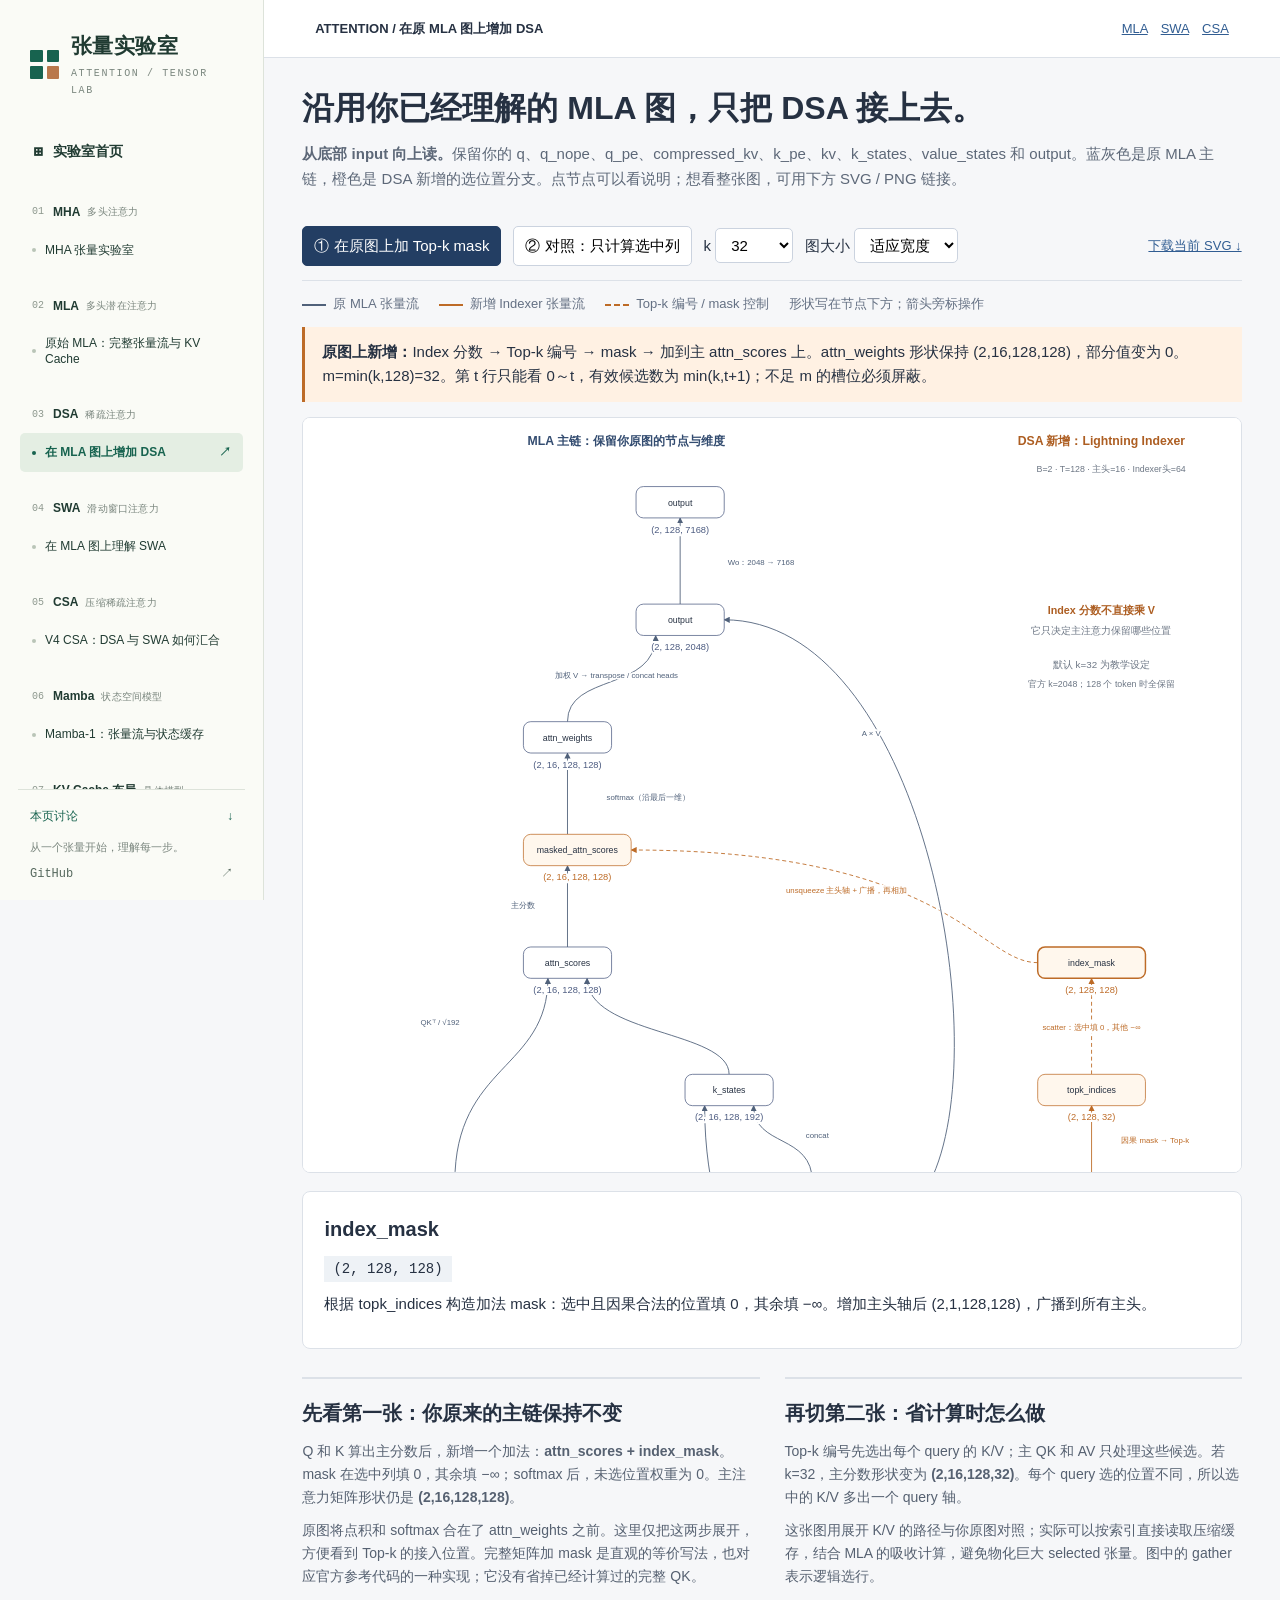
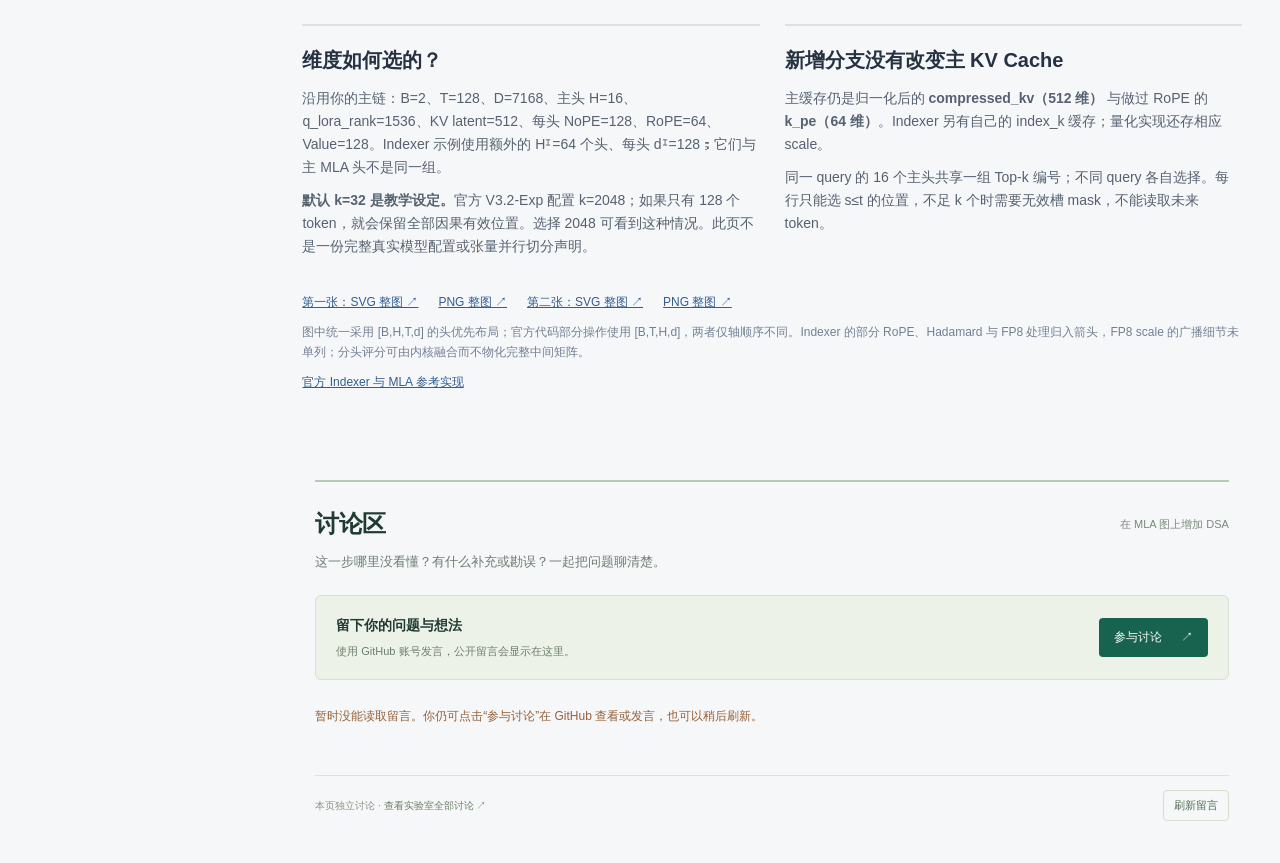
<file: mha-tensor-lab/dsa-flow.html>
<!doctype html>
<html lang="zh-CN">
<head>
  <meta charset="utf-8">
  <meta name="viewport" content="width=device-width,initial-scale=1">
  <meta http-equiv="refresh" content="0;url=dsa-on-mla.html">
  <link rel="canonical" href="https://wangxiaoteng888.github.io/mha-tensor-lab/dsa-on-mla.html">
  <title>DSA · 张量实验室</title>
  <script>location.replace('dsa-on-mla.html' + location.search + location.hash);</script>
</head>
<body>
  <p>DSA 章节已统一为 <a href="dsa-on-mla.html">在 MLA 图上增加 DSA</a>。</p>
</body>
</html>
</file>
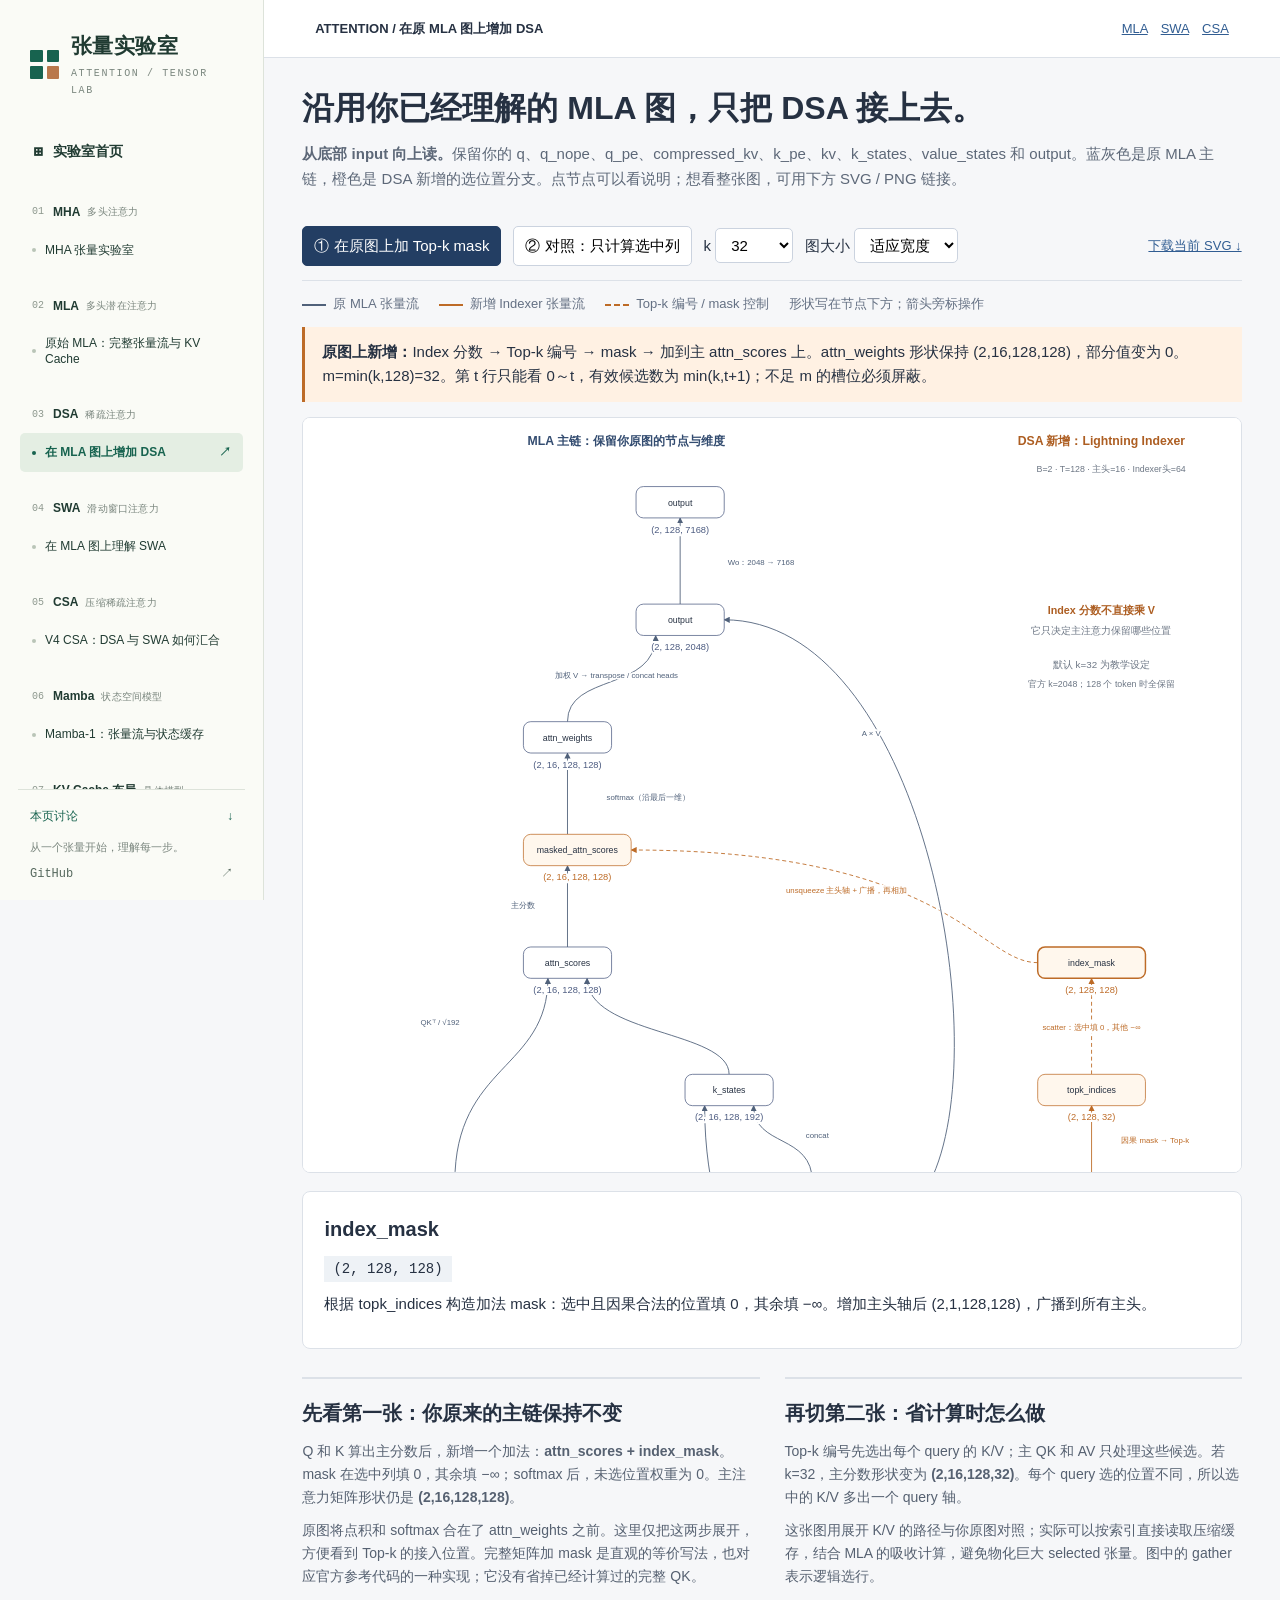
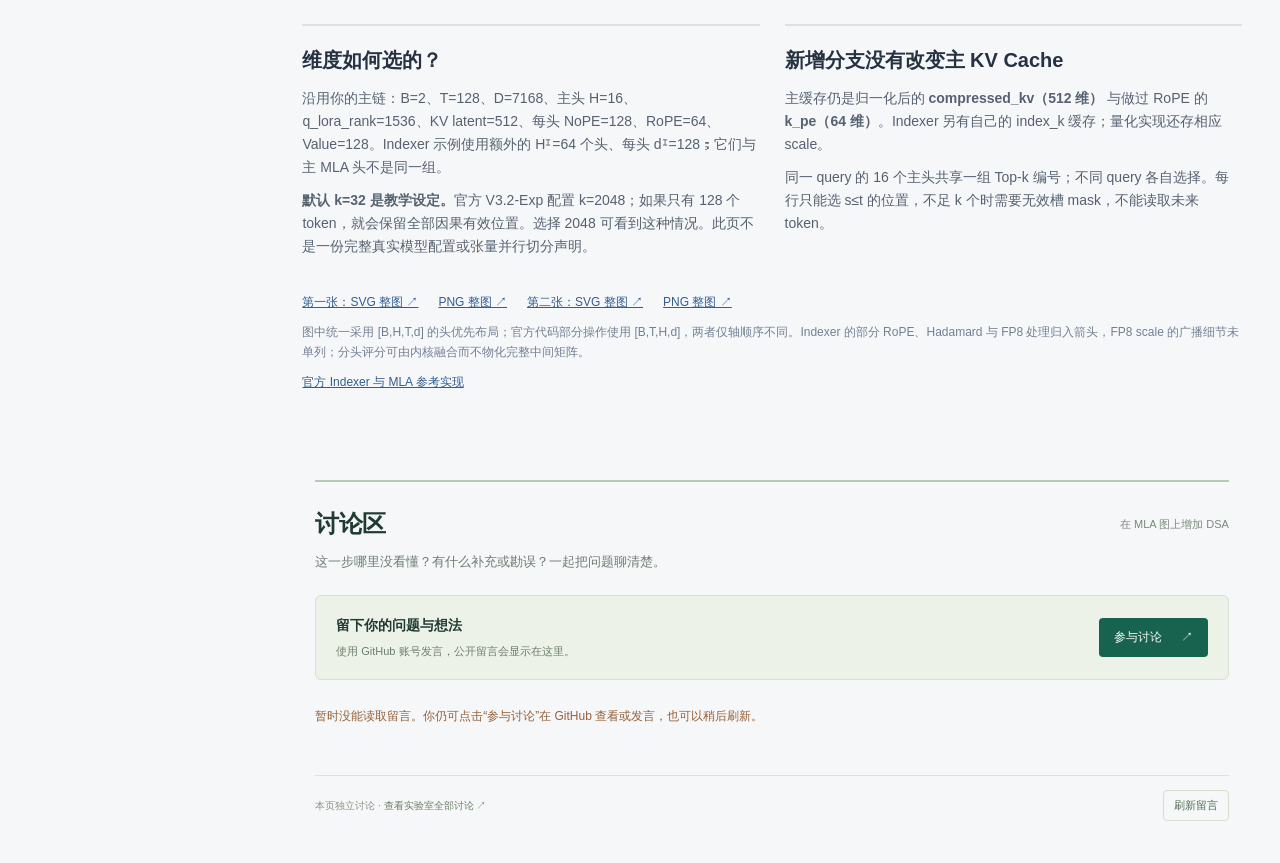
<file: mha-tensor-lab/dsa-on-mla.html>
<!doctype html>
<html lang="zh-CN"><head><meta charset="utf-8"><meta name="viewport" content="width=device-width,initial-scale=1"><title>在你的 MLA 图上增加 DSA</title><style>
*{box-sizing:border-box}body{margin:0;background:#f6f7f9;color:#263142;font:15px/1.65 'Segoe UI','Microsoft YaHei',sans-serif}a{color:#315d92}header{padding:18px 4vw;border-bottom:1px solid #dce1e8;background:white;display:flex;gap:20px;justify-content:space-between;font-size:13px}main{max-width:1560px;margin:auto;padding:30px 3vw 50px}h1{font-size:32px;margin:0 0 12px;line-height:1.3}h2{font-size:20px;margin:0 0 10px}p{margin:10px 0}.lead{max-width:1100px;color:#5d6878}.controls{position:sticky;top:0;z-index:3;display:flex;align-items:center;flex-wrap:wrap;gap:12px;background:#f6f7f9;padding:14px 0;border-bottom:1px solid #dce1e8;margin:20px 0 12px}button,select{font:inherit;padding:7px 11px;border:1px solid #cbd3df;background:white;border-radius:5px}button{cursor:pointer}button[aria-pressed=true]{background:#233e63;color:white;border-color:#233e63}a:focus-visible,button:focus-visible,select:focus-visible{outline:3px solid #c47736;outline-offset:3px}.controls .dl{margin-left:auto;font-size:13px}.legend{display:flex;gap:20px;flex-wrap:wrap;font-size:13px;color:#647083;margin:12px 0}.legend i{display:inline-block;width:24px;border-top:2px solid #50617a;vertical-align:middle;margin-right:7px}.legend .new{border-color:#bd6b27}.legend .ids{border-color:#bd6b27;border-top-style:dashed}.notice{border-left:3px solid #bd6b27;background:#fff1e3;padding:13px 17px;margin-bottom:15px}.viewport{background:white;border:1px solid #dce1e8;border-radius:8px;overflow:auto;max-height:84vh}.viewport svg{display:block;height:auto;margin:auto;width:100%;min-width:960px}.node{cursor:pointer;outline:none}.node:hover rect,.node:focus-visible rect,.node.active rect{stroke-width:3;stroke:#bd6b27}.explain{margin-top:18px;padding:21px;background:white;border:1px solid #dce1e8;border-radius:8px;scroll-margin-top:85px}.explain code{font:14px Consolas,monospace;background:#eef2f6;padding:5px 9px;display:inline-block;white-space:pre-wrap}.explain p{max-width:1150px}.bottom{display:grid;grid-template-columns:1fr 1fr;gap:25px;margin-top:28px}.bottom section{border-top:2px solid #dce1e8;padding-top:18px}.bottom p{font-size:14px;color:#566171}.source{font-size:12px;color:#738093;margin-top:25px}.source a{margin-right:20px}@media(max-width:950px){.bottom{grid-template-columns:1fr}.controls{position:static}.controls .dl{margin-left:0}h1{font-size:27px}.viewport{max-height:78vh}}@media print{header,.controls,.legend,.explain,.bottom,.source{display:none}.viewport{max-height:none;border:0;overflow:visible}.viewport svg{min-width:0}main{padding:0}}
</style>
<link rel="stylesheet" href="../assets/navigation.css">
<script src="../assets/catalog.js?v=mamba-20261103" defer></script>
<script src="../assets/navigation.js?v=discussion-20261031" defer></script>
</head><body data-lab-page="dsa-on-mla"><header><b>ATTENTION / 在原 MLA 图上增加 DSA</b><nav><a href="mla-original.html">MLA</a>　<a href="swa-on-mla.html">SWA</a>　<a href="csa-v4.html">CSA</a></nav></header><main>
<h1>沿用你已经理解的 MLA 图，只把 DSA 接上去。</h1><p class="lead"><b>从底部 input 向上读。</b>保留你的 q、q_nope、q_pe、compressed_kv、k_pe、kv、k_states、value_states 和 output。蓝灰色是原 MLA 主链，橙色是 DSA 新增的选位置分支。点节点可以看说明；想看整张图，可用下方 SVG / PNG 链接。</p>
<div class="controls"><button id="masked" aria-pressed="true">① 在原图上加 Top-k mask</button><button id="sparse" aria-pressed="false">② 对照：只计算选中列</button><label>k <select id="k" aria-label="Top-k 数量"><option>16</option><option selected>32</option><option>64</option><option>128</option><option>2048</option></select></label><label>图大小 <select id="zoom" aria-label="图大小"><option value="fit">适应宽度</option><option value="1500">1500 px</option><option value="1960">原尺寸</option></select></label><a class="dl" id="download" href="#" download="dsa-on-mla.svg">下载当前 SVG ↓</a></div>
<div class="legend"><span><i></i>原 MLA 张量流</span><span><i class="new"></i>新增 Indexer 张量流</span><span><i class="ids"></i>Top-k 编号 / mask 控制</span><span>形状写在节点下方；箭头旁标操作</span></div>
<div class="notice" id="notice"></div><div class="viewport" id="viewport"><div id="diagram"></div></div>
<section class="explain" id="explain" aria-live="polite"><h2 id="detail-title"></h2><code id="detail-shape"></code><p id="detail-body"></p></section>
<div class="bottom"><section><h2>先看第一张：你原来的主链保持不变</h2><p>Q 和 K 算出主分数后，新增一个加法：<b>attn_scores + index_mask</b>。mask 在选中列填 0，其余填 −∞；softmax 后，未选位置权重为 0。主注意力矩阵形状仍是 <b>(2,16,128,128)</b>。</p><p>原图将点积和 softmax 合在了 attn_weights 之前。这里仅把这两步展开，方便看到 Top-k 的接入位置。完整矩阵加 mask 是直观的等价写法，也对应官方参考代码的一种实现；它没有省掉已经计算过的完整 QK。</p></section><section><h2>再切第二张：省计算时怎么做</h2><p>Top-k 编号先选出每个 query 的 K/V；主 QK 和 AV 只处理这些候选。若 k=32，主分数形状变为 <b>(2,16,128,32)</b>。每个 query 选的位置不同，所以选中的 K/V 多出一个 query 轴。</p><p>这张图用展开 K/V 的路径与你原图对照；实际可以按索引直接读取压缩缓存，结合 MLA 的吸收计算，避免物化巨大 selected 张量。图中的 gather 表示逻辑选行。</p></section><section><h2>维度如何选的？</h2><p>沿用你的主链：B=2、T=128、D=7168、主头 H=16、q_lora_rank=1536、KV latent=512、每头 NoPE=128、RoPE=64、Value=128。Indexer 示例使用额外的 Hᴵ=64 个头、每头 dᴵ=128；它们与主 MLA 头不是同一组。</p><p><b>默认 k=32 是教学设定。</b>官方 V3.2-Exp 配置 k=2048；如果只有 128 个 token，就会保留全部因果有效位置。选择 2048 可看到这种情况。此页不是一份完整真实模型配置或张量并行切分声明。</p></section><section><h2>新增分支没有改变主 KV Cache</h2><p>主缓存仍是归一化后的 <b>compressed_kv（512 维）</b> 与做过 RoPE 的 <b>k_pe（64 维）</b>。Indexer 另有自己的 index_k 缓存；量化实现还存相应 scale。</p><p>同一 query 的 16 个主头共享一组 Top-k 编号；不同 query 各自选择。每行只能选 s≤t 的位置，不足 k 个时需要无效槽 mask，不能读取未来 token。</p></section></div>
<div class="source"><a href="dsa-on-mla-masked.svg" target="_blank">第一张：SVG 整图 ↗</a><a href="dsa-on-mla-masked.png" target="_blank">PNG 整图 ↗</a><a href="dsa-on-mla-sparse.svg" target="_blank">第二张：SVG 整图 ↗</a><a href="dsa-on-mla-sparse.png" target="_blank">PNG 整图 ↗</a><p>图中统一采用 [B,H,T,d] 的头优先布局；官方代码部分操作使用 [B,T,H,d]，两者仅轴顺序不同。Indexer 的部分 RoPE、Hadamard 与 FP8 处理归入箭头，FP8 scale 的广播细节未单列；分头评分可由内核融合而不物化完整中间矩阵。</p><a href="https://github.com/deepseek-ai/DeepSeek-V3.2-Exp/blob/main/inference/model.py#L401-L559" target="_blank" rel="noreferrer">官方 Indexer 与 MLA 参考实现</a></div>
</main><script>
const $=id=>document.getElementById(id);let mode='masked',k=32,selected='mask',nodes=[],edges=[];
const B=2,T=128,H=16,HI=64,DI=128,D=7168,DQ=1536,DC=512,DN=128,DR=64,DV=128;
const dims=(...a)=>'('+a.join(', ')+')',m=()=>Math.min(k,T),esc=s=>String(s).replaceAll('&','&amp;').replaceAll('<','&lt;').replaceAll('>','&gt;');
function N(id,name,x,y,shape,body,kind='base',w=180){nodes.push({id,name,x,y,w,h:64,shape,body,kind})}
function E(from,to,path,op='',x=0,y=0,type='base'){edges.push({from,to,path,op,x,y,type})}
function build(){nodes=[];edges=[];
 N('input','input',680,2380,dims(B,T,D),'与你原图相同，两个序列，每个序列一次输入 128 个 token；这里没有旧前缀。');
 N('qr','qr / query latent',220,2200,dims(B,T,DQ),'原图 input 到 q 的 lora 步骤中本来就有这个中间结果：X × Wq_a，再做 RMSNorm。这里把它单独画出，因为 Indexer 的 Query 也从这里投影。它不是新增的 KV Cache。','helper');
 N('q','q',220,2000,dims(B,T,H*(DN+DR)),'qr 上投影：1536 → 16×192 = 3072。然后拆头，并把每头的 192 维切成 128 维 q_nope 与 64 维 q_pe。');
 N('q_nope','q_nope',80,1800,dims(B,H,T,DN),'内容 Query。由 q 拆出来后不做 RoPE，参与内容点积。');
 N('q_pe','q_pe',340,1800,dims(B,H,T,DR),'位置 Query。由 q 拆出后按各个 token 的原始位置做 RoPE。图中该节点表示已旋转的结果。');
 N('q_states','q_states',220,1560,dims(B,H,T,DN+DR),'拼接 q_nope 与旋转后的 q_pe，得到每头 192 维的完整 Query。concat 后的点积等于内容点积加位置点积。');
 N('kv_a','compressed_kv',900,2200,dims(B,T,DC+DR),'这就是你图中下面的 compressed_kv：联合投影结果，576=512+64。它会沿最后一维拆分；它不等于最终未经处理就直接写入缓存的内容。');
 N('compressed','compressed_kv',1040,2000,dims(B,T,DC),'你图中上面的 compressed_kv：从 576 维中切出的 512 维部分，经过 RMSNorm 后，作为主压缩内容缓存保存。','cache');
 N('k_pe','k_pe',780,2000,dims(B,T,DR),'从 576 维联合投影结果中切出的 64 维位置 Key。先做 RoPE，保存旋转后的 (2,128,64)，再按需要广播给主头。');
 N('k_pe_heads','k_pe',780,1800,dims(B,H,T,DR),'已做 RoPE 的 k_pe 增加头轴，并广播给 16 个主头。缓存本身保留 (2,128,64)，不需要存 16 份。');
 N('kv','kv',1040,1800,dims(B,H,T,DN+DV),'归一化的 compressed_kv 上投影到 16×256=4096 维，再 reshape 和 transpose。每头 256 维会切成 128 维 K_nope 与 128 维 Value。');
 N('k_nope','k_nope',950,1560,dims(B,H,T,DN),'从 kv 的每头 256 维中切出前 128 维，作为内容 Key，不施加 RoPE。');
 N('v','value_states',1190,1560,dims(B,H,T,DV),'从 kv 切出的 Value。Index 分数不直接与它相乘；最终与主 MLA 的注意力权重相乘。');
 N('k_states','k_states',780,1340,dims(B,H,T,DN+DR),'拼接 k_nope 和广播后的旋转 k_pe，得到每头 192 维的完整 Key。');
 N('ik_raw','index_k_raw',1420,2200,dims(B,T,DI),'DSA 新增投影：直接从输入 X 投影出 Indexer 的 Key，维度 128。与主 MLA 的 compressed_kv、k_pe 是不同分支。','new');
 N('iw_raw','index_weights_raw',1670,2200,dims(B,T,HI),'DSA 新增投影：每个 query 生成 64 个 Indexer 头的权重。它们不是最终注意力概率，也不要求和为 1。','new',210);
 N('iq','index_q',1270,1800,dims(B,HI,T,DI),'从共享的 qr 投影到 64×128=8192，再 reshape/transpose。Indexer 有自己的 q_pe/q_nope 拆分、部分 RoPE、Hadamard 和 FP8 量化；此节点概括处理后的查询。','new');
 N('ik','index_k / cache',1510,1800,dims(B,T,DI),'index_k_raw 经过 LayerNorm、部分 RoPE、Hadamard 和 FP8 量化后缓存。每个 token 一份，供所有 Indexer 查询头使用。参考实现的 block_size=128，本例 scale cache 的逻辑形状为 (2,128,1)。','new',190);
 N('iw','index_weights',1740,1800,dims(B,HI,T,1),'将头权重调整到与分头评分匹配的布局，并合入需要的缩放，包括 Query 量化 scale。用于汇总 Indexer 各个头的分数。','new',190);
 N('index_scores','index_scores',1500,1560,dims(B,T,T),'对每个 query-key 位置对，用 Indexer 的 Q、K 进行轻量评分：分头点积 → ReLU → 按 index_weights 加权 → 沿 Indexer 头求和。加因果 mask 后才选 Top-k。','new',220);
 N('topk','topk_indices',1500,1340,dims(B,T,m()),'沿 index_scores 的最后一维，每个 query 各自选出最大分数对应的位置编号。有效数为 min(k,t+1)。同一 query 的全部 16 个主头共享编号；不足时，矩形表示需要无效槽 mask。','new',220);
 E('input','qr','M710 2380 C710 2290 310 2345 310 2264','Wq_a + RMSNorm',410,2340);
 E('qr','q','M310 2200 L310 2064','Wq_b',360,2150);
 E('input','kv_a','M800 2380 C800 2310 990 2350 990 2264','Wkv_a：7168 → 576',1030,2340);
 E('q','q_nope','M270 2000 C270 1930 170 1950 170 1864','reshape / split',160,1940);
 E('q','q_pe','M350 2000 C350 1930 430 1950 430 1864','split + RoPE',450,1940);
 E('q_nope','q_states','M170 1800 C170 1710 280 1720 280 1624');E('q_pe','q_states','M430 1800 C430 1700 340 1730 340 1624','concat',460,1710);
 E('kv_a','compressed','M1030 2200 C1030 2120 1130 2160 1130 2064','split 512 + RMSNorm',1185,2140);
 E('kv_a','k_pe','M950 2200 C950 2120 870 2150 870 2064','split 64',820,2135);
 E('compressed','kv','M1130 2000 L1130 1864','Wkv_b + reshape / transpose',1130,1930);
 E('k_pe','k_pe_heads','M870 2000 L870 1864','RoPE → 缓存 → 广播头',775,1980);
 E('kv','k_nope','M1090 1800 C1090 1700 1040 1720 1040 1624','split 128',970,1710);
 E('kv','v','M1170 1800 C1170 1700 1280 1720 1280 1624','split 128',1320,1710);
 E('k_nope','k_states','M1040 1560 C1040 1460 920 1490 920 1404','concat',1050,1470);
 E('k_pe_heads','k_states','M870 1800 C870 1650 820 1590 820 1404');
 E('input','ik_raw','M830 2380 C1040 2440 1510 2400 1510 2264','X × WᴵK',1460,2390,'new');
 E('input','iw_raw','M860 2410 C1120 2510 1775 2480 1775 2264','X × Wᴵw',1770,2440,'new');
 E('qr','iq','M400 2232 C520 2232 560 2190 560 2150 L560 1955 L1360 1955 L1360 1864','WᴵQ / reshape / RoPE / FP8',700,1935,'new');
 E('ik_raw','ik','M1510 2200 C1510 2080 1605 2050 1605 1864','LayerNorm / 部分 RoPE / Hadamard / FP8',1630,2040,'new');
 E('iw_raw','iw','M1775 2200 C1775 2080 1835 2060 1835 1864','缩放 + transpose / unsqueeze',1790,1980,'new');
 E('iq','index_scores','M1360 1800 C1360 1700 1530 1740 1530 1624','index_q · index_kᵀ',1470,1745,'new');
 E('ik','index_scores','M1605 1800 L1605 1624');edges[edges.length-1].type='new';
 E('iw','index_scores','M1835 1800 C1835 1670 1680 1720 1680 1624','ReLU → 按头加权求和',1790,1690,'new');
 E('index_scores','topk','M1610 1560 L1610 1404','因果 mask → Top-k',1740,1480,'new');
 if(mode==='masked'){
  N('scores','attn_scores',450,1080,dims(B,H,T,T),'原 MLA 的主 QK 分数：q_states @ k_statesᵀ / √192。形状 (2,16,128,128)。它与 index_scores 是两套数值；这里将原图隐含的 QK 操作单独画出。','helper');
  N('mask','index_mask',1500,1080,dims(B,T,T),'根据 topk_indices 构造加法 mask：选中且因果合法的位置填 0，其余填 −∞。增加主头轴后 (2,1,128,128)，广播到所有主头。','new',220);
  N('masked_scores','masked_attn_scores',450,850,dims(B,H,T,T),'attn_scores + index_mask[:,None,:,:]。选中列保留主分数，未选或未来列变为 −∞；形状不变。','new',220);
  E('q_states','scores','M310 1560 C310 1320 500 1330 500 1144','QKᵀ / √192',280,1240);
  E('k_states','scores','M870 1340 C870 1250 580 1260 580 1144');
  E('topk','mask','M1610 1340 L1610 1144','scatter：选中填 0，其他 −∞',1610,1250,'ids');
  E('scores','masked_scores','M540 1080 L540 914','主分数',450,1000);
  E('mask','masked_scores','M1500 1112 C1380 1112 1320 882 670 882','unsqueeze 主头轴 + 广播，再相加',1110,970,'ids');
  N('weights','attn_weights',450,620,dims(B,H,T,T),'softmax(masked_attn_scores)。完整形状仍是 (2,16,128,128)，但每个 query、每个主头最多 k 个有效非零权重。');
  E('masked_scores','weights','M540 850 L540 684','softmax（沿最后一维）',705,780);
  E('v','output','M1280 1560 C1420 1280 1260 412 860 412','A × V',1160,650);
 }else{
  N('ks','selected_k',780,1080,dims(B,H,T,m(),DN+DR),'按每个 query 的 ids，从 k_states 选出候选 Key。轴为 [B,H,query,候选,d]。这里有独立 query 轴，因此是五维；实际可由内核按索引读取而不物化。','new',210);
  N('vs','selected_v',1190,1080,dims(B,H,T,m(),DV),'按同一组 ids 读取对应 Value；列槽与 selected_k 一一对应。不同 query 的候选列表可以不同。','new',210);
  N('scores','attn_scores',450,850,dims(B,H,T,m()),'主 Q 只与每个 query 选中的 m 个 K 点积：einsum(bhtd,bhtmd→bhtm) / √192。不足有效候选数的槽位设为 −∞。无需计算完整主 QK 的所有列。','helper',220);
  E('k_states','ks','M870 1340 L870 1144','按 query 选行',780,1250);E('v','vs','M1280 1560 L1280 1144','按同一 ids 选行',1280,1280);
  E('topk','ks','M1500 1372 C1400 1372 1160 1112 990 1112','ids：逐 query gather',1160,1190,'ids');E('topk','vs','M1610 1340 C1610 1230 1400 1240 1400 1112','相同 ids',1540,1200,'ids');
  E('q_states','scores','M310 1560 C310 1200 500 1220 500 914','每个 query 的 Q',320,1130);E('ks','scores','M885 1080 C885 990 600 1010 600 914','只做 m 个候选的点积',870,1000);
  N('weights','attn_weights',450,620,dims(B,H,T,m()),'对有效候选槽做 softmax，主权重张量为 (2,16,128,m)。每行有效槽的权重和为 1。每个 query 的槽编号由 topk_indices 映射到原 token 位置。');
  E('scores','weights','M540 850 L540 684','有效槽 mask → softmax',720,780);E('vs','output','M1295 1080 C1295 800 1170 412 860 412','Σ候选 A × selected_v',1170,650);
 }
 N('output','output',680,380,dims(B,T,H*DV),'主权重对 Value 加权求和，先得到 (2,16,128,128)，再 transpose / concat heads 成 (2,128,2048)。这里第一个 128 是 query 数，最后一个 128 是每头 Value 特征。');
 N('final','output',680,140,dims(B,T,D),'与原 MLA 图相同，拼接后的 2048 维乘输出投影 Wo，映射回 hidden size 7168。');
 E('weights','output','M540 620 C540 520 720 560 720 444','加权 V → transpose / concat heads',640,530);E('output','final','M770 380 L770 204','Wo：2048 → 7168',935,300);
}
function txt(x,y,s,size=18,color='#263142',weight=400){return '<text x="'+x+'" y="'+y+'" text-anchor="middle" font-size="'+size+'" fill="'+color+'" font-weight="'+weight+'">'+esc(s)+'</text>'}
function render(){build();$('masked').setAttribute('aria-pressed',mode==='masked');$('sparse').setAttribute('aria-pressed',mode==='sparse');if(!nodes.some(n=>n.id===selected))selected='topk';const n=nodes.find(n=>n.id===selected);$('detail-title').textContent=n.name;$('detail-shape').textContent=n.shape;$('detail-body').textContent=n.body;
 const sfx=k>=T?'当前 k≥128，所有因果有效位置都会保留，不能从这 128 个位置中获得 Top-k 截断收益。':'第 t 行只能看 0～t，有效候选数为 min(k,t+1)；不足 m 的槽位必须屏蔽。';$('notice').innerHTML=(mode==='masked'?'<b>原图上新增：</b>Index 分数 → Top-k 编号 → mask → 加到主 attn_scores 上。attn_weights 形状保持 (2,16,128,128)，部分值变为 0。':'<b>只算选中列：</b>Top-k 先选择 K/V，主 attn_scores 与 attn_weights 形状变成 '+dims(B,H,T,m())+'。')+'<br>m=min(k,128)='+m()+'。'+sfx;
 let svg='<svg xmlns="http://www.w3.org/2000/svg" viewBox="0 0 1960 2590" role="group" aria-label="以原 MLA 张量图为底图增加 DSA，箭头从下向上" style="font-family:Segoe UI,Microsoft YaHei,sans-serif"><defs><marker id="arrow" viewBox="0 0 10 10" refX="9" refY="5" markerWidth="7" markerHeight="7" orient="auto"><path d="M0 0L10 5L0 10Z" fill="#50617a"/></marker><marker id="orange" viewBox="0 0 10 10" refX="9" refY="5" markerWidth="7" markerHeight="7" orient="auto"><path d="M0 0L10 5L0 10Z" fill="#bd6b27"/></marker></defs><rect width="1960" height="2590" fill="white"/>';
 svg+=txt(660,55,'MLA 主链：保留你原图的节点与维度',25,'#334c70',650)+txt(1630,55,'DSA 新增：Lightning Indexer',25,'#ad5e22',650)+txt(1650,110,'B=2 · T=128 · 主头=16 · Indexer头=64',18,'#6d7785');
 svg+=txt(1630,400,'Index 分数不直接乘 V',22,'#ad5e22',600)+txt(1630,440,'它只决定主注意力保留哪些位置',20,'#6d7785')+txt(1630,510,'默认 k=32 为教学设定',20,'#6d7785')+txt(1630,550,'官方 k=2048；128 个 token 时全保留',18,'#6d7785');
 for(const e of edges){const color=e.type==='base'?'#50617a':'#bd6b27',arrow=e.type==='base'?'arrow':'orange';svg+='<path d="'+e.path+'" fill="none" stroke="white" stroke-width="6"/>'+'<path d="'+e.path+'" fill="none" stroke="'+color+'" stroke-width="1.8" '+(e.type==='ids'?'stroke-dasharray="8 6" ':'')+'marker-end="url(#'+arrow+')"/>';if(e.op)svg+='<text x="'+e.x+'" y="'+e.y+'" text-anchor="middle" font-size="16" fill="'+color+'" stroke="white" stroke-width="7" paint-order="stroke">'+esc(e.op)+'</text>'}
 for(const v of nodes){const color=v.kind==='new'?'#bd6b27':v.kind==='cache'?'#267456':'#4c5b80';svg+='<g class="node '+(selected===v.id?'active':'')+'" role="button" tabindex="0" data-node="'+v.id+'" aria-label="'+esc(v.name+' '+v.shape)+'"><rect x="'+v.x+'" y="'+v.y+'" width="'+v.w+'" height="64" rx="15" fill="'+(v.kind==='new'?'#fff7ed':'white')+'" stroke="'+color+'" stroke-width="1.5"/>'+txt(v.x+v.w/2,v.y+39,v.name,18,'#263142')+'<text x="'+(v.x+v.w/2)+'" y="'+(v.y+94)+'" text-anchor="middle" font-size="19" fill="'+color+'" stroke="white" stroke-width="8" paint-order="stroke">'+esc(v.shape)+'</text></g>'}
 svg+=txt(720,2540,'从这里向上读 ↑   |   仅将原图的 Query 低秩中间结果 qr 单独展开，供 Indexer 复用。',18,'#657181');svg+='</svg>';$('diagram').innerHTML=svg;
 document.querySelectorAll('[data-node]').forEach(el=>{const go=()=>{selected=el.dataset.node;const a=nodes.find(n=>n.id===selected);$('detail-title').textContent=a.name;$('detail-shape').textContent=a.shape;$('detail-body').textContent=a.body;document.querySelectorAll('[data-node]').forEach(e=>e.classList.toggle('active',e.dataset.node===selected))};el.onclick=go;el.onkeydown=e=>{if(e.key==='Enter'||e.key===' '){e.preventDefault();go()}}});
 if($('download').dataset.blob)URL.revokeObjectURL($('download').dataset.blob);const url=URL.createObjectURL(new Blob([svg],{type:'image/svg+xml;charset=utf-8'}));$('download').href=url;$('download').dataset.blob=url;applyZoom();
}
function applyZoom(){const el=document.querySelector('#diagram svg');if(el)el.style.width=$('zoom').value==='fit'?'100%':$('zoom').value+'px'}
$('masked').onclick=()=>{mode='masked';selected='mask';render()};$('sparse').onclick=()=>{mode='sparse';selected='ks';render()};$('k').onchange=e=>{k=+e.target.value;render()};$('zoom').onchange=applyZoom;render();
</script></body></html>
</file>
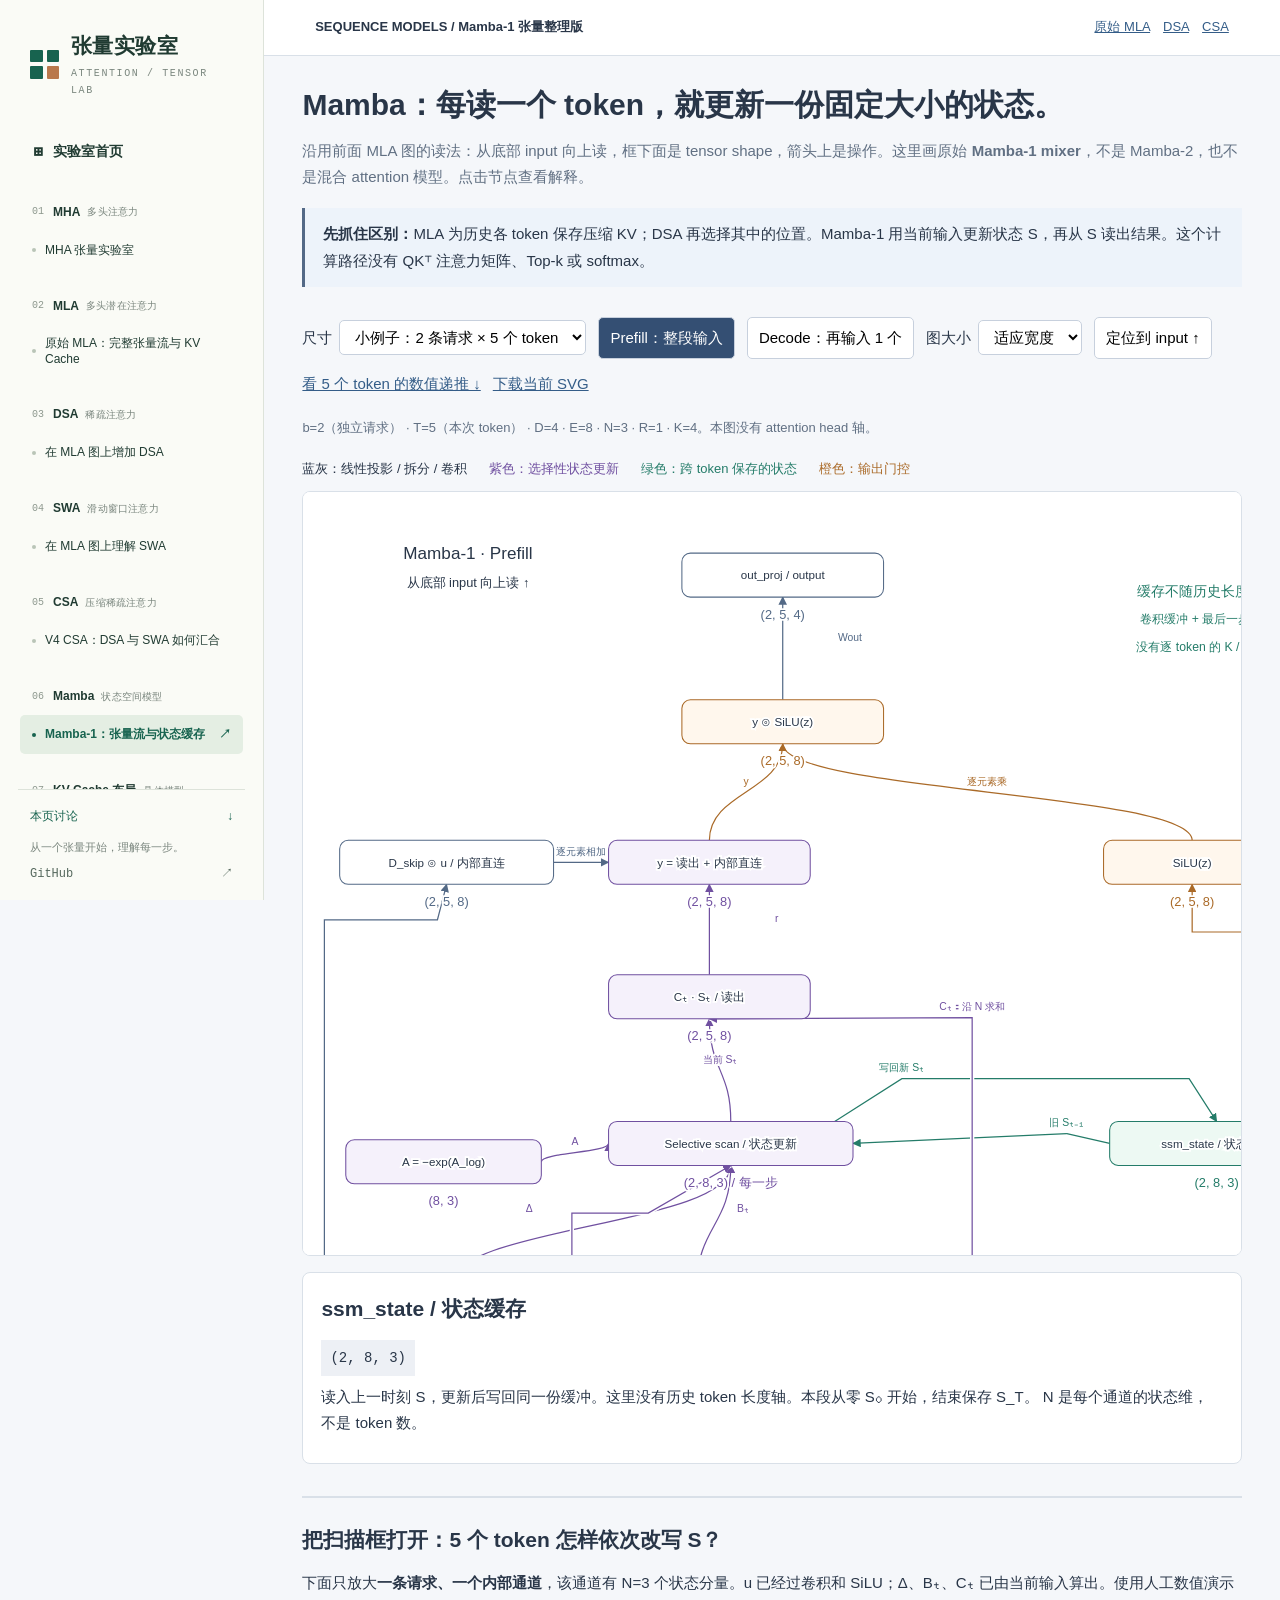
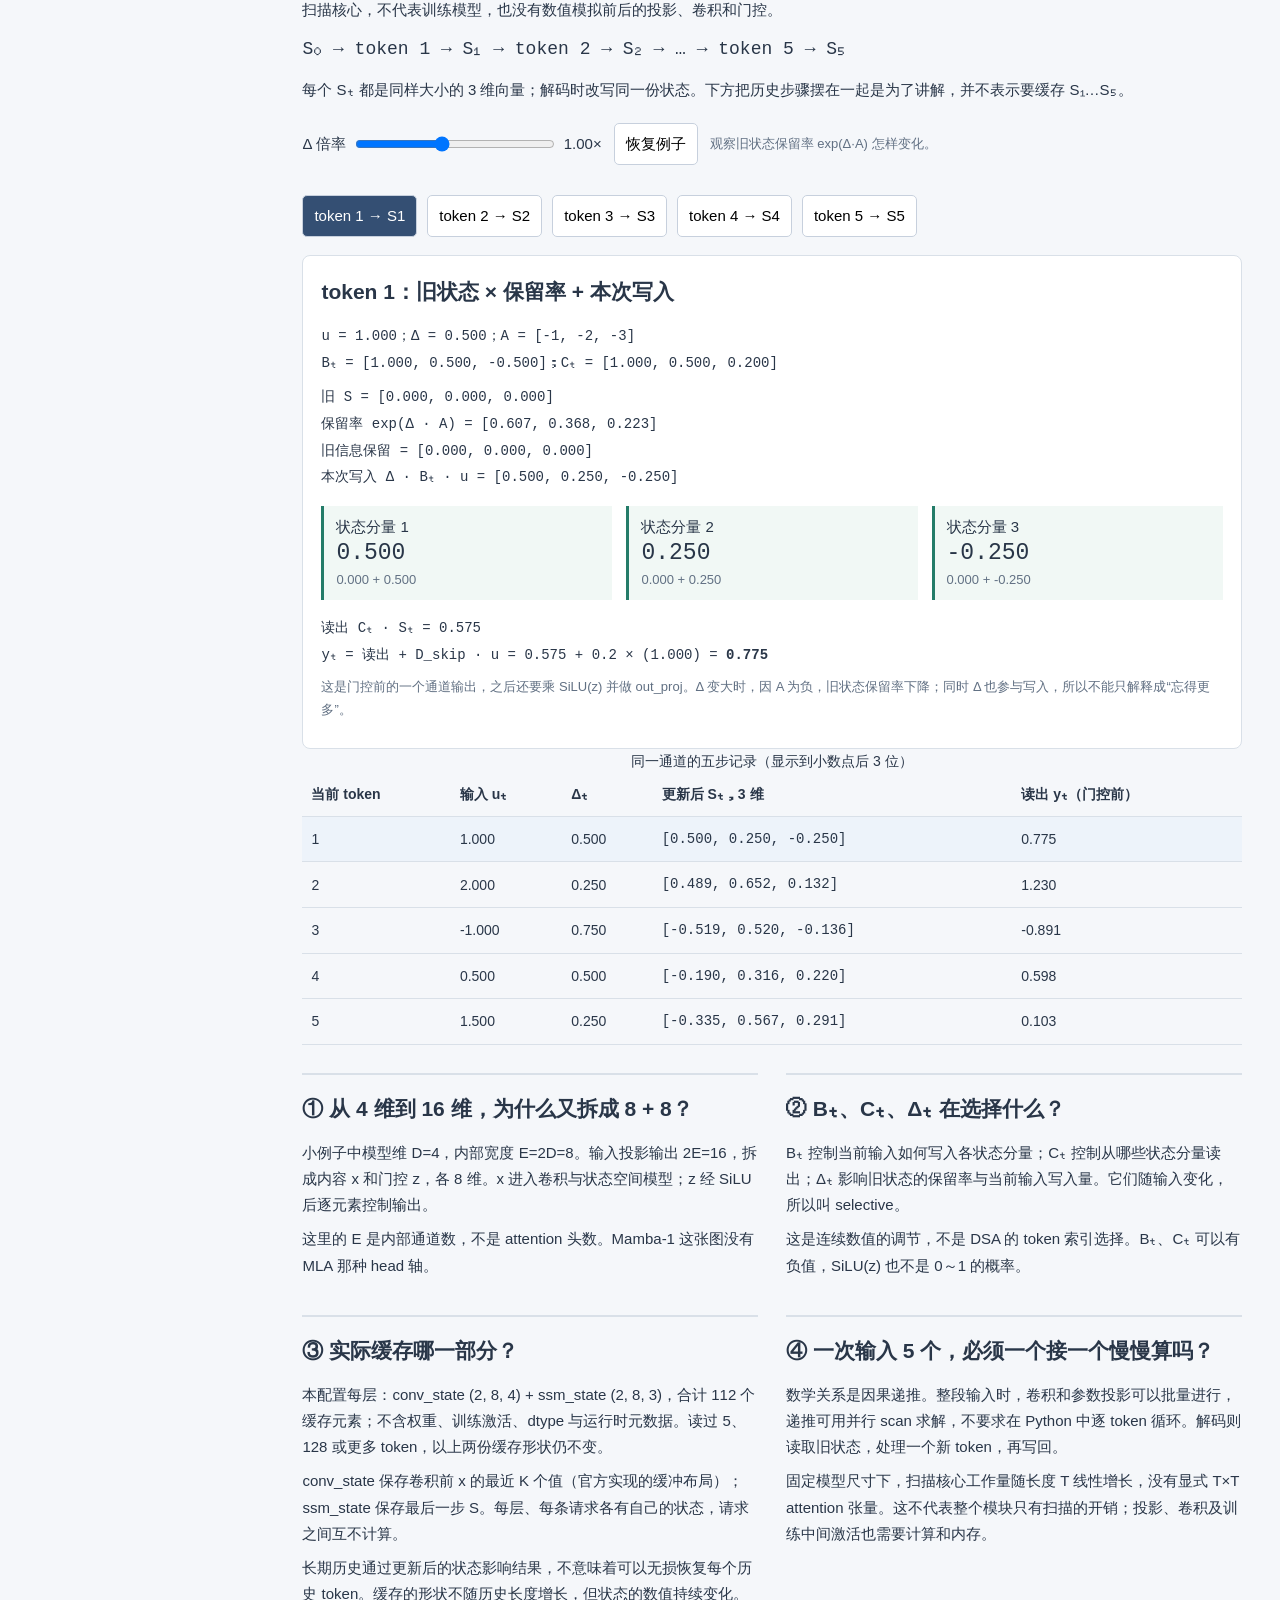
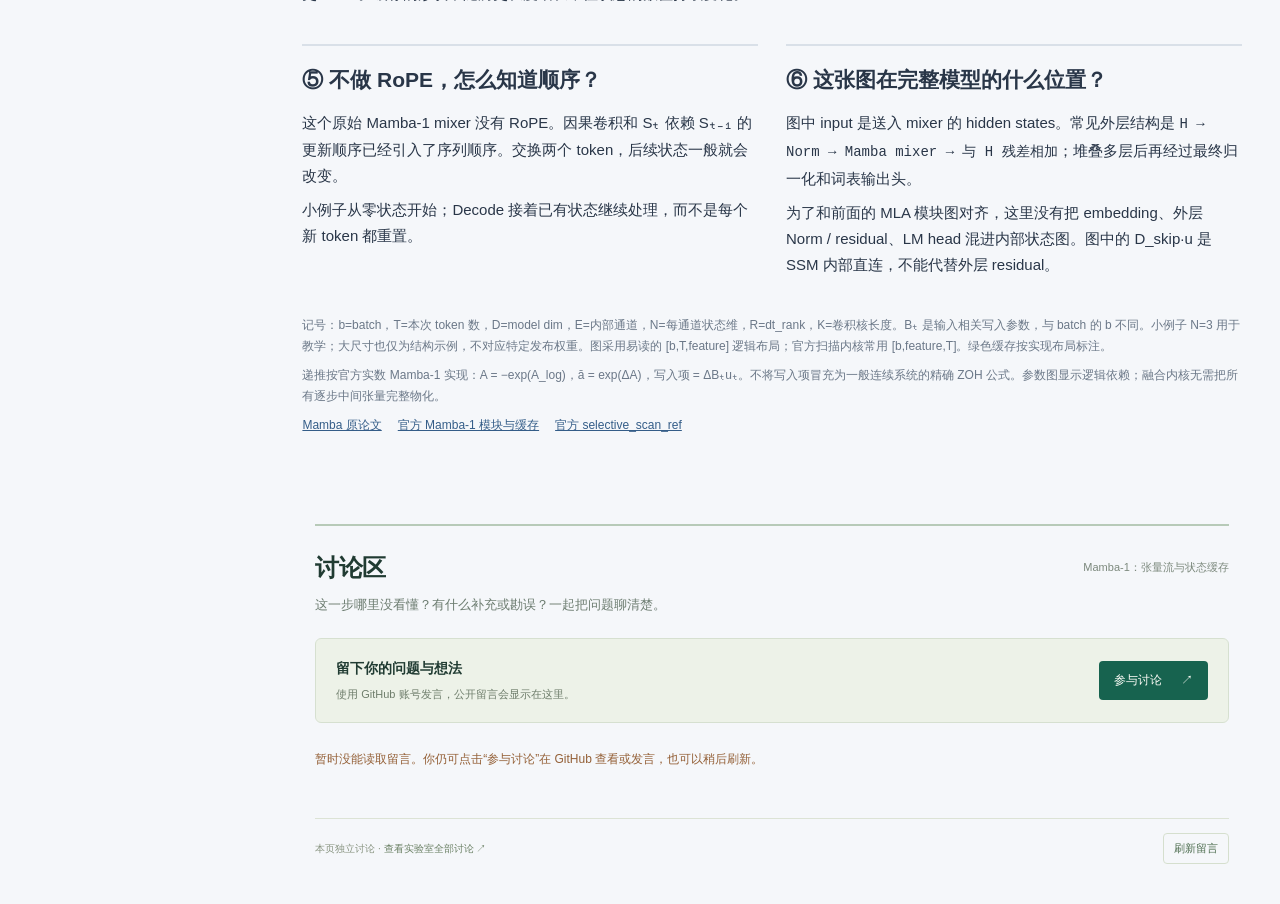
<file: mha-tensor-lab/mamba-original.html>
<!doctype html>
<html lang="zh-CN"><head><meta charset="utf-8"><meta name="viewport" content="width=device-width,initial-scale=1"><title>Mamba-1：张量流与状态缓存</title><style>
*{box-sizing:border-box}body{margin:0;background:#f5f7fa;color:#293648;font:15px/1.75 'Segoe UI','Microsoft YaHei',sans-serif}a{color:#345d88}header{padding:16px 4vw;background:white;border-bottom:1px solid #d9e0e8;display:flex;justify-content:space-between;gap:16px;flex-wrap:wrap;font-size:13px}main{max-width:1500px;margin:auto;padding:28px 3vw 50px}h1{font-size:30px;line-height:1.4;margin:0 0 12px}h2{font-size:21px;margin:0 0 12px}p{margin:8px 0}.lead,.small{color:#617083}.small{font-size:13px}.note{background:#edf3fa;border-left:3px solid #536986;padding:13px 18px;margin:18px 0}.controls{display:flex;align-items:center;gap:12px;flex-wrap:wrap;padding:12px 0}.controls label{display:flex;align-items:center;gap:7px}select,button{font:inherit;background:white;border:1px solid #c7d0dd;border-radius:5px;padding:7px 11px}button{cursor:pointer}button[aria-pressed=true]{background:#344f73;color:white}a:focus-visible,button:focus-visible,select:focus-visible,input:focus-visible{outline:3px solid #a48acb;outline-offset:3px}.legend{display:flex;gap:22px;flex-wrap:wrap;font-size:13px;padding:10px 0}.viewport{overflow:auto;max-height:85vh;background:white;border:1px solid #d9e0e8;border-radius:8px}.viewport svg{width:100%;min-width:1100px;display:block;margin:auto;height:auto}.node{cursor:pointer}.node:hover rect,.node:focus-visible rect{stroke-width:4}.detail{padding:18px;background:white;border:1px solid #d9e0e8;margin-top:16px;border-radius:8px}.detail code,.formula{font:14px/1.9 Consolas,'Microsoft YaHei',monospace;overflow-wrap:anywhere}.detail code{background:#edf0f5;padding:5px 9px;display:inline-block}.summary{display:grid;grid-template-columns:1fr 1fr;gap:28px;margin-top:28px}.summary section{border-top:2px solid #d9e0e8;padding-top:16px}.cache{color:#247c69}.scan{color:#7050a0}.gate{color:#aa6a28}#walk{margin-top:32px;padding-top:24px;border-top:2px solid #d9e0e8;scroll-margin-top:20px}.timeline{display:flex;gap:10px;flex-wrap:wrap;margin:18px 0}.calc{background:white;padding:18px;border:1px solid #d9e0e8;border-radius:8px}.mathgrid{display:grid;grid-template-columns:repeat(3,1fr);gap:14px;margin:15px 0}.statecell{border-left:3px solid #247c69;padding:8px 12px;background:#f1f8f5}.statecell strong{font:23px Consolas,monospace;display:block}.tablewrap{overflow:auto}table{border-collapse:collapse;width:100%;font-size:14px}th,td{text-align:left;border-bottom:1px solid #d9e0e8;padding:9px}th{white-space:nowrap}tr.active{background:#edf3fa}.sources{font-size:12px;color:#6b7888;margin-top:28px}.sources a{margin-right:16px}.flowmini{font:18px/2.1 Consolas,'Microsoft YaHei',monospace;overflow-wrap:anywhere}input[type=range]{width:200px}@media(max-width:800px){.summary,.mathgrid{grid-template-columns:1fr}h1{font-size:25px}}@media print{header,.controls,.detail{display:none}.viewport{max-height:none;overflow:visible;border:0}.viewport svg{min-width:0}}
</style><link rel="stylesheet" href="../assets/navigation.css">
<script src="../assets/catalog.js?v=mamba-20261103" defer></script>
<script src="../assets/navigation.js?v=discussion-20261031" defer></script>
</head><body data-lab-page="mamba-original"><header><b>SEQUENCE MODELS / Mamba-1 张量整理版</b><nav><a href="mla-original.html">原始 MLA</a>　<a href="dsa-on-mla.html">DSA</a>　<a href="csa-v4.html">CSA</a></nav></header><main>
<h1>Mamba：每读一个 token，就更新一份固定大小的状态。</h1>
<p class="lead">沿用前面 MLA 图的读法：从底部 input 向上读，框下面是 tensor shape，箭头上是操作。这里画原始 <b>Mamba-1 mixer</b>，不是 Mamba-2，也不是混合 attention 模型。点击节点查看解释。</p>
<div class="note"><b>先抓住区别：</b>MLA 为历史各 token 保存压缩 KV；DSA 再选择其中的位置。Mamba-1 用当前输入更新状态 S，再从 S 读出结果。这个计算路径没有 QKᵀ 注意力矩阵、Top-k 或 softmax。</div>
<div class="controls"><label>尺寸 <select id="preset"><option value="toy">小例子：2 条请求 × 5 个 token</option><option value="large">大尺寸：D=2048，T=128</option></select></label><button id="prefill" aria-pressed="true">Prefill：整段输入</button><button id="decode" aria-pressed="false">Decode：再输入 1 个</button><label>图大小 <select id="zoom"><option value="fit">适应宽度</option><option value="1800">原尺寸</option></select></label><button id="start-flow">定位到 input ↑</button><a href="#walk">看 5 个 token 的数值递推 ↓</a><a id="download" download="mamba-original.svg" href="#">下载当前 SVG</a></div>
<p id="status" class="small"></p><div class="legend"><span>蓝灰：线性投影 / 拆分 / 卷积</span><span class="scan">紫色：选择性状态更新</span><span class="cache">绿色：跨 token 保存的状态</span><span class="gate">橙色：输出门控</span></div>
<div class="viewport"><div id="diagram"></div></div><section class="detail" aria-live="polite"><h2 id="detail-title"></h2><code id="detail-shape"></code><p id="detail-body"></p></section>
<section id="walk"><h2>把扫描框打开：5 个 token 怎样依次改写 S？</h2><p>下面只放大<b>一条请求、一个内部通道</b>，该通道有 N=3 个状态分量。u 已经过卷积和 SiLU；Δ、Bₜ、Cₜ 已由当前输入算出。使用人工数值演示扫描核心，不代表训练模型，也没有数值模拟前后的投影、卷积和门控。</p>
<div class="flowmini">S₀ → token 1 → S₁ → token 2 → S₂ → … → token 5 → S₅</div><p>每个 Sₜ 都是同样大小的 3 维向量；解码时改写同一份状态。下方把历史步骤摆在一起是为了讲解，并不表示要缓存 S₁…S₅。</p>
<div class="controls"><label>Δ 倍率 <input id="delta-scale" type="range" min="0.25" max="2" step="0.25" value="1"><output id="scale-label">1.00×</output></label><button id="reset">恢复例子</button><span class="small">观察旧状态保留率 exp(Δ·A) 怎样变化。</span></div><div id="timeline" class="timeline"></div><div id="calculation" class="calc" aria-live="polite"></div>
<div class="tablewrap"><table><caption>同一通道的五步记录（显示到小数点后 3 位）</caption><thead><tr><th>当前 token</th><th>输入 uₜ</th><th>Δₜ</th><th>更新后 Sₜ，3 维</th><th>读出 yₜ（门控前）</th></tr></thead><tbody id="steps"></tbody></table></div></section>
<div class="summary"><section><h2>① 从 4 维到 16 维，为什么又拆成 8 + 8？</h2><p>小例子中模型维 D=4，内部宽度 E=2D=8。输入投影输出 2E=16，拆成内容 x 和门控 z，各 8 维。x 进入卷积与状态空间模型；z 经 SiLU 后逐元素控制输出。</p><p>这里的 E 是内部通道数，不是 attention 头数。Mamba-1 这张图没有 MLA 那种 head 轴。</p></section>
<section><h2>② Bₜ、Cₜ、Δₜ 在选择什么？</h2><p>Bₜ 控制当前输入如何写入各状态分量；Cₜ 控制从哪些状态分量读出；Δₜ 影响旧状态的保留率与当前输入写入量。它们随输入变化，所以叫 selective。</p><p>这是连续数值的调节，不是 DSA 的 token 索引选择。Bₜ、Cₜ 可以有负值，SiLU(z) 也不是 0～1 的概率。</p></section>
<section><h2>③ 实际缓存哪一部分？</h2><p id="cache-size"></p><p>conv_state 保存卷积前 x 的最近 K 个值（官方实现的缓冲布局）；ssm_state 保存最后一步 S。每层、每条请求各有自己的状态，请求之间互不计算。</p><p>长期历史通过更新后的状态影响结果，不意味着可以无损恢复每个历史 token。缓存的形状不随历史长度增长，但状态的数值持续变化。</p></section>
<section><h2>④ 一次输入 5 个，必须一个接一个慢慢算吗？</h2><p>数学关系是因果递推。整段输入时，卷积和参数投影可以批量进行，递推可用并行 scan 求解，不要求在 Python 中逐 token 循环。解码则读取旧状态，处理一个新 token，再写回。</p><p>固定模型尺寸下，扫描核心工作量随长度 T 线性增长，没有显式 T×T attention 张量。这不代表整个模块只有扫描的开销；投影、卷积及训练中间激活也需要计算和内存。</p></section>
<section><h2>⑤ 不做 RoPE，怎么知道顺序？</h2><p>这个原始 Mamba-1 mixer 没有 RoPE。因果卷积和 Sₜ 依赖 Sₜ₋₁ 的更新顺序已经引入了序列顺序。交换两个 token，后续状态一般就会改变。</p><p>小例子从零状态开始；Decode 接着已有状态继续处理，而不是每个新 token 都重置。</p></section>
<section><h2>⑥ 这张图在完整模型的什么位置？</h2><p>图中 input 是送入 mixer 的 hidden states。常见外层结构是 <span class="formula">H → Norm → Mamba mixer → 与 H 残差相加</span>；堆叠多层后再经过最终归一化和词表输出头。</p><p>为了和前面的 MLA 模块图对齐，这里没有把 embedding、外层 Norm / residual、LM head 混进内部状态图。图中的 D_skip·u 是 SSM 内部直连，不能代替外层 residual。</p></section></div>
<div class="sources"><p>记号：b=batch，T=本次 token 数，D=model dim，E=内部通道，N=每通道状态维，R=dt_rank，K=卷积核长度。Bₜ 是输入相关写入参数，与 batch 的 b 不同。小例子 N=3 用于教学；大尺寸也仅为结构示例，不对应特定发布权重。图采用易读的 [b,T,feature] 逻辑布局；官方扫描内核常用 [b,feature,T]。绿色缓存按实现布局标注。</p><p>递推按官方实数 Mamba-1 实现：A = −exp(A_log)，ā = exp(ΔA)，写入项 = ΔBₜuₜ。不将写入项冒充为一般连续系统的精确 ZOH 公式。参数图显示逻辑依赖；融合内核无需把所有逐步中间张量完整物化。</p><a href="https://arxiv.org/abs/2312.00752" target="_blank" rel="noreferrer">Mamba 原论文</a><a href="https://github.com/state-spaces/mamba/blob/main/mamba_ssm/modules/mamba_simple.py" target="_blank" rel="noreferrer">官方 Mamba-1 模块与缓存</a><a href="https://github.com/state-spaces/mamba/blob/main/mamba_ssm/ops/selective_scan_interface.py" target="_blank" rel="noreferrer">官方 selective_scan_ref</a></div>
</main><script>
const $=id=>document.getElementById(id),shape=(...a)=>'('+a.join(', ')+')',esc=s=>String(s).replaceAll('&','&amp;').replaceAll('<','&lt;').replaceAll('>','&gt;');
const colors={base:'#536986',cache:'#247c69',scan:'#7050a0',gate:'#aa6a28'};let mode='prefill',selected='state',nodes=[],edges=[],blob,step=0;
function cfg(){const large=$('preset').value==='large';return {b:2,T:mode==='decode'?1:(large?128:5),D:large?2048:4,E:large?4096:8,N:large?16:3,R:large?128:1,K:4,L:large?128:5}}
function node(id,name,x,y,s,body,kind='base',w=290){nodes.push({id,name,x,y,s,body,kind,w,h:72})}
function edge(a,b,label='',via=null,kind='base'){edges.push({a,b,label,via,kind})}
function build(){nodes=[];edges=[];const {b,T,D,E,N,R,K,L}=cfg(),seq=d=>shape(b,T,d);
node('input','input / hidden states',620,2330,seq(D),'送入 Mamba mixer 的输入。'+(mode==='decode'?'已有 '+L+' 个 token 的状态，此次只输入 1 个新 token。':'两条请求，每条输入 '+T+' 个 token；从空状态开始。'));
node('proj','in_proj',620,2150,seq(2*E),'输入乘 Win，权重逻辑形状 '+shape(D,2*E)+'。一次生成内容分支和门控分支，不是先生成 Q/K/V。');
node('x','x / 内容分支',470,1960,seq(E),'in_proj 沿最后一维等分，取前 E 维。此处是卷积前的 x。');
node('z','z / 门控分支',1310,1960,seq(E),'in_proj 的另一半 E 维。该分支不经过卷积，不生成 Q/K；稍后经过 SiLU 与扫描结果逐元素相乘。','gate');
node('conv','causal depthwise conv + SiLU',470,1740,seq(E),'每个通道用自己的长度 '+K+' 卷积核，沿 token 轴只读取当前及过去 '+(K-1)+' 个位置；左侧补零，输出长度仍是 T。随后 SiLU 得到 u。通道间的混合由投影负责。','base',380);
node('convcache','conv_state / 卷积缓存',60,1960,shape(b,E,K),'每层每请求保存卷积前 x 的最近 K 个位置。Decode 将缓冲左移并追加当前 x，再卷积。Prefill 结束后保留末尾 K 个；不足 K 时左侧补零。此处 '+K+' 是核宽，不是序列总长度。','cache',330);
node('params','x_proj → 参数打包',470,1520,seq(R+2*N),'u × Wx，矩阵 '+shape(E,R+2*N)+'。沿末维拆成 dt_low 的 R 维、Bₜ 的 N 维和 Cₜ 的 N 维。注意 Bₜ、Cₜ 是数据相关激活，生成它们的投影权重才是模型参数。','scan',330);
node('dt','dt_low → Δ / softplus',70,1300,seq(E),'先拆出 '+seq(R)+' 的 dt_low，再乘 Wdt '+shape(R,E)+'、加偏置并 softplus，得到正的 Δ。这个小秩路径用于生成步长，不是 MLA 的 KV 压缩缓存。','scan',340);
node('bt','Bₜ / 写入系数',500,1300,seq(N),'由 x_proj 拆出的 N 维输入相关系数。当前 token 的 Bₜ 在 E 个通道间广播，各通道的 u 和 Δ 不同，所以写入结果各不相同。','scan');
node('ct','Cₜ / 读出系数',950,1300,seq(N),'由 x_proj 拆出的另一组 N 维系数。对当前状态的 N 轴加权求和；它不是跨历史 token 的 attention 权重。','scan');
node('a','A = −exp(A_log)',70,1060,shape(E,N),'每个内部通道有 N 个负实数参数。A_log 是可训练模型权重，跨 token 共享；A 本身不由当前 token 重新预测。','scan',320);
node('scan','Selective scan / 状态更新',500,1030,shape(b,E,N)+' / 每一步','对每条请求、每个 t：Sₜ[e,n]=exp(Δₜ[e]·A[e,n])·Sₜ₋₁[e,n] + Δₜ[e]·uₜ[e]·Bₜ[n]。每步状态是 [b,E,N]。u、Δ 是 [b,E]，Bₜ 是 [b,N]，沿 N 或 E 广播。Prefill 产生 T 个读出结果，跨步缓存只保留最后的 S。','scan',400);
node('state','ssm_state / 状态缓存',1320,1030,shape(b,E,N),'读入上一时刻 S，更新后写回同一份缓冲。这里没有历史 token 长度轴。'+(mode==='prefill'?'本段从零 S₀ 开始，结束保存 S_T。':'从此前 '+L+' 个 token 留下的 S 继续更新。')+' N 是每个通道的状态维，不是 token 数。','cache',350);
node('read','Cₜ · Sₜ / 读出',500,790,seq(E),'每个 token、每个通道：rₜ[e]=Σₙ Cₜ[n]·Sₜ[e,n]。求和消掉状态轴 N，保留通道 E。整段收集所有 t 的结果为 [b,T,E]。','scan',330);
node('skip','D_skip ⊙ u / 内部直连',60,570,seq(E),'D_skip 是形状 '+shape(E)+' 的可训练参数，按通道乘当前 u。D_skip 不是 model dim D，也不是外层 residual。此项直接加入读出结果。','base',350);
node('sum','y = 读出 + 内部直连',500,570,seq(E),'yₜ[e]=Σₙ Cₜ[n]Sₜ[e,n]+D_skip[e]uₜ[e]。没有对 token 轴进行 softmax。','scan',330);
node('gate','SiLU(z)',1310,570,seq(E),'计算 z·sigmoid(z)。SiLU 保留形状；它可能为负，也不被限制在 0～1，不能把它当成 attention 概率。','gate');
node('gated','y ⊙ SiLU(z)',620,340,seq(E),'两个 [b,T,E] 张量逐元素相乘，每个 token 有自己的门控。不是 QK 矩阵乘，也不是选择历史位置。','gate',330);
node('out','out_proj / output',620,100,seq(D),'门控后的输出乘 Wout，权重 '+shape(E,D)+'，从内部 E 维回到模型 D 维。输出 token 数与本次输入一致。','base',330);
edge('input','proj','Win');edge('proj','x','split E');edge('proj','z','split E',[[1150,2110],[1455,2110]]);
edge('x','conv','卷积 + 激活');edge('x','convcache','更新 x 缓冲',null,'cache');edge('convcache','conv','读最近 K 个 x',[[225,1790],[420,1790]],'cache');
edge('conv','params','u × Wx');edge('params','dt','split R → Wdt + bias');edge('params','bt','split N');edge('params','ct','split N');
edge('dt','scan','Δ',null,'scan');edge('bt','scan','Bₜ',null,'scan');edge('a','scan','A',null,'scan');
edge('conv','scan','u',[[440,1690],[440,1180],[565,1180]],'scan');
edge('state','scan','旧 Sₜ₋₁',[[1250,1050]],'cache');edge('scan','state','写回新 Sₜ',[[980,960],[1450,960]],'cache');
edge('scan','read','当前 Sₜ',null,'scan');edge('ct','read','Cₜ：沿 N 求和',[[1095,860]],'scan');edge('read','sum','r',null,'scan');
edge('conv','skip','u',[[35,1710],[35,700],[220,700]]);edge('skip','sum','逐元素相加');edge('sum','gated','y',null,'gate');edge('z','gate','仅 SiLU',[[1745,1880],[1745,720],[1455,720]],'gate');edge('gate','gated','逐元素乘',null,'gate');edge('gated','out','Wout');}
function showDetail(){const n=nodes.find(n=>n.id===selected)||nodes[0];$('detail-title').textContent=n.name;$('detail-shape').textContent=n.s;$('detail-body').textContent=n.body}
function txt(x,y,s,size=20,c='#293648'){return '<text x="'+x+'" y="'+y+'" text-anchor="middle" font-size="'+size+'" fill="'+c+'" stroke="white" stroke-width="6" paint-order="stroke">'+esc(s)+'</text>'}
function render(){build();showDetail();const c=cfg();$('prefill').setAttribute('aria-pressed',mode==='prefill');$('decode').setAttribute('aria-pressed',mode==='decode');$('status').textContent=`b=${c.b}（独立请求） · T=${c.T}（本次 token） · D=${c.D} · E=${c.E} · N=${c.N} · R=${c.R} · K=${c.K}。本图没有 attention head 轴。`;
$('cache-size').textContent=`本配置每层：conv_state ${shape(c.b,c.E,c.K)} + ssm_state ${shape(c.b,c.E,c.N)}，合计 ${(c.b*c.E*(c.K+c.N)).toLocaleString()} 个缓存元素；不含权重、训练激活、dtype 与运行时元数据。读过 5、128 或更多 token，以上两份缓存形状仍不变。`;
let svg='<svg xmlns="http://www.w3.org/2000/svg" viewBox="0 0 1800 2520" role="group" aria-label="Mamba-1 张量流，从下往上读取" style="font-family:Segoe UI,Microsoft YaHei,sans-serif"><defs>';
for(const [k,v]of Object.entries(colors))svg+='<marker id="'+k+'" viewBox="0 0 10 10" refX="9" refY="5" markerWidth="7" markerHeight="7" orient="auto"><path d="M0 0L10 5L0 10Z" fill="'+v+'"/></marker>';
svg+='</defs><rect width="1800" height="2520" fill="white"/>'+txt(270,110,'Mamba-1 · '+(mode==='prefill'?'Prefill':'Decode'),28)+txt(270,155,'从底部 input 向上读 ↑',21)+txt(1480,170,'缓存不随历史长度增长',23,colors.cache)+txt(1480,215,'卷积缓冲 + 最后一步状态',20,colors.cache)+txt(1480,260,'没有逐 token 的 K / V 列表',20,colors.cache)+txt(1450,1500,'E 是内部通道，不是头数',22)+txt(1450,1545,'N 是状态维，不是 token 数',22)+txt(1450,1590,'Bₜ / Cₜ 不是 KV Cache',22);
for(const e of edges){const a=nodes.find(n=>n.id===e.a),b=nodes.find(n=>n.id===e.b);let start=[a.x+a.w/2,a.y],end=[b.x+b.w/2,b.y+b.h];if(Math.abs(a.y-b.y)<130){start=[a.x+(a.x<b.x?a.w:0),a.y+36];end=[b.x+(a.x<b.x?0:b.w),b.y+36]}if(e.a==='scan'&&e.b==='state'){start=[a.x+a.w-30,a.y];end=[b.x+b.w/2,b.y]}
let d='M'+start.join(' ');if(e.via){for(const p of e.via)d+=' L'+p.join(' ');d+=' L'+end.join(' ')}else{const mid=(start[1]+end[1])/2;d+=' C'+start[0]+' '+mid+' '+end[0]+' '+mid+' '+end.join(' ')}const col=colors[e.kind];svg+='<path d="'+d+'" fill="none" stroke="white" stroke-width="7"/><path d="'+d+'" fill="none" stroke="'+col+'" stroke-width="2" marker-end="url(#'+e.kind+')"/>';let pos=e.via?e.via[0]:[(start[0]+end[0])/2,(start[1]+end[1])/2];if(e.a==='z'&&e.b==='gate')pos=[1660,1780];if(!e.via && Math.abs(start[0]-end[0])<30 && Math.abs(start[1]-end[1])>40)pos=[pos[0]+110,pos[1]];if(e.a==='dt'&&e.b==='scan')pos=[370,1190];if(e.a==='bt'&&e.b==='scan')pos=[720,1190];if(e.label)svg+=txt(pos[0]+(e.a==='conv'&&e.b==='skip'?42:0),pos[1]-12,e.label,17,col)}
for(const n of nodes)svg+='<g class="node" data-node="'+n.id+'" role="button" tabindex="0" aria-label="'+esc(n.name+' '+n.s)+'"><rect x="'+n.x+'" y="'+n.y+'" width="'+n.w+'" height="'+n.h+'" rx="14" fill="'+({base:'white',cache:'#edf9f3',scan:'#f5f1fb',gate:'#fff7ed'}[n.kind])+'" stroke="'+colors[n.kind]+'" stroke-width="1.7"/>'+txt(n.x+n.w/2,n.y+43,n.name,19)+txt(n.x+n.w/2,n.y+107,n.s,21,colors[n.kind])+'</g>';
svg+=txt(900,2490,'逻辑形状：序列 [b,T,feature]；每一步状态 [b,E,N]。参数生成与扫描可以融合。',21,'#617083')+'</svg>';$('diagram').innerHTML=svg;
document.querySelectorAll('[data-node]').forEach(el=>{const go=()=>{selected=el.dataset.node;showDetail()};el.onclick=go;el.onkeydown=e=>{if(e.key==='Enter'||e.key===' '){e.preventDefault();go()}}});if(blob)URL.revokeObjectURL(blob);blob=URL.createObjectURL(new Blob([svg],{type:'image/svg+xml;charset=utf-8'}));$('download').href=blob;zoom()}
function zoom(){const el=document.querySelector('#diagram svg');if(el)el.style.width=$('zoom').value==='fit'?'100%':$('zoom').value+'px'}
const toy={A:[-1,-2,-3],Dskip:0.2,u:[1,2,-1,0.5,1.5],delta:[0.5,0.25,0.75,0.5,0.25],B:[[1,0.5,-0.5],[0.2,1,0.5],[1,-0.5,0.2],[0.5,0.5,1],[-0.5,1,0.5]],C:[[1,0.5,0.2],[0.5,1,-0.5],[1,-0.2,0.5],[0.2,1,1],[1,0.5,-0.5]]};
function simulate(scale=1){let state=[0,0,0];return toy.u.map((u,i)=>{const prev=state.slice(),dt=toy.delta[i]*scale,a=toy.A.map(v=>Math.exp(dt*v)),keep=prev.map((v,n)=>v*a[n]),write=toy.B[i].map(v=>dt*v*u);state=keep.map((v,n)=>v+write[n]);const read=state.reduce((s,v,n)=>s+v*toy.C[i][n],0);return {u,dt,a,prev,keep,write,state:state.slice(),read,y:read+toy.Dskip*u}})}
const fmt=n=>(Math.abs(n)<0.0005?0:n).toFixed(3),vec=a=>'['+a.map(fmt).join(', ')+']';
function walk(){const scale=Number($('delta-scale').value),rows=simulate(scale),r=rows[step];$('scale-label').textContent=scale.toFixed(2)+'×';$('timeline').innerHTML=rows.map((_,i)=>'<button data-step="'+i+'" aria-pressed="'+(i===step)+'">token '+(i+1)+' → S'+(i+1)+'</button>').join('');document.querySelectorAll('[data-step]').forEach(el=>el.onclick=()=>{step=Number(el.dataset.step);walk()});
$('calculation').innerHTML='<h2>token '+(step+1)+'：旧状态 × 保留率 + 本次写入</h2><p class="formula">u = '+fmt(r.u)+'；Δ = '+fmt(r.dt)+'；A = [-1, -2, -3]<br>Bₜ = '+vec(toy.B[step])+'；Cₜ = '+vec(toy.C[step])+'</p><p class="formula">旧 S = '+vec(r.prev)+'<br>保留率 exp(Δ · A) = '+vec(r.a)+'<br>旧信息保留 = '+vec(r.keep)+'<br>本次写入 Δ · Bₜ · u = '+vec(r.write)+'</p><div class="mathgrid">'+r.state.map((v,n)=>'<div class="statecell">状态分量 '+(n+1)+'<strong>'+fmt(v)+'</strong><span class="small">'+fmt(r.keep[n])+' + '+fmt(r.write[n])+'</span></div>').join('')+'</div><p class="formula">读出 Cₜ · Sₜ = '+fmt(r.read)+'<br>yₜ = 读出 + D_skip · u = '+fmt(r.read)+' + 0.2 × ('+fmt(r.u)+') = <b>'+fmt(r.y)+'</b></p><p class="small">这是门控前的一个通道输出，之后还要乘 SiLU(z) 并做 out_proj。Δ 变大时，因 A 为负，旧状态保留率下降；同时 Δ 也参与写入，所以不能只解释成“忘得更多”。</p>';
$('steps').innerHTML=rows.map((r,i)=>'<tr class="'+(i===step?'active':'')+'"><td>'+ (i+1)+'</td><td>'+fmt(r.u)+'</td><td>'+fmt(r.dt)+'</td><td class="formula">'+vec(r.state)+'</td><td>'+fmt(r.y)+'</td></tr>').join('')}
$('start-flow').onclick=()=>{const v=document.querySelector('.viewport');v.scrollTop=v.scrollHeight;selected='input';showDetail()};$('prefill').onclick=()=>{mode='prefill';render()};$('decode').onclick=()=>{mode='decode';render()};$('preset').onchange=render;$('zoom').onchange=zoom;$('delta-scale').oninput=walk;$('reset').onclick=()=>{step=0;$('delta-scale').value='1';walk()};render();walk();
</script></body></html>
</file>
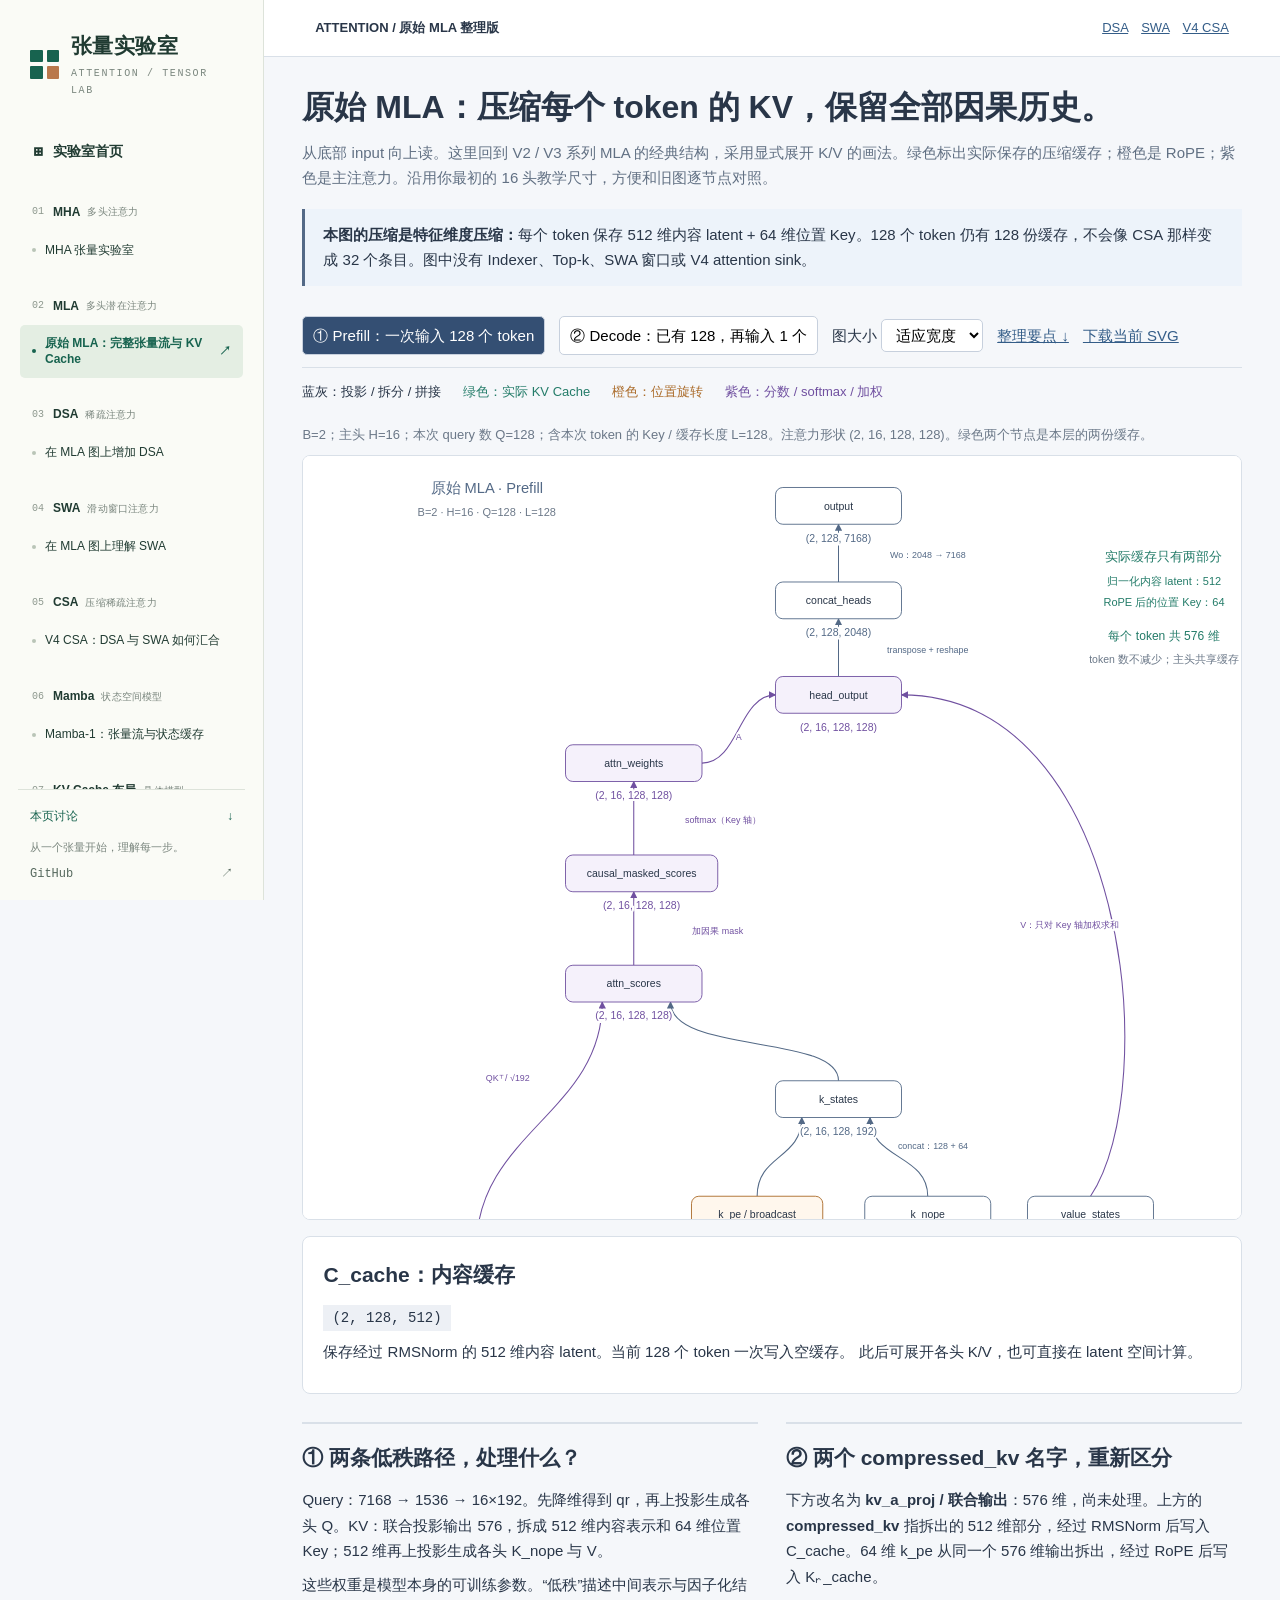
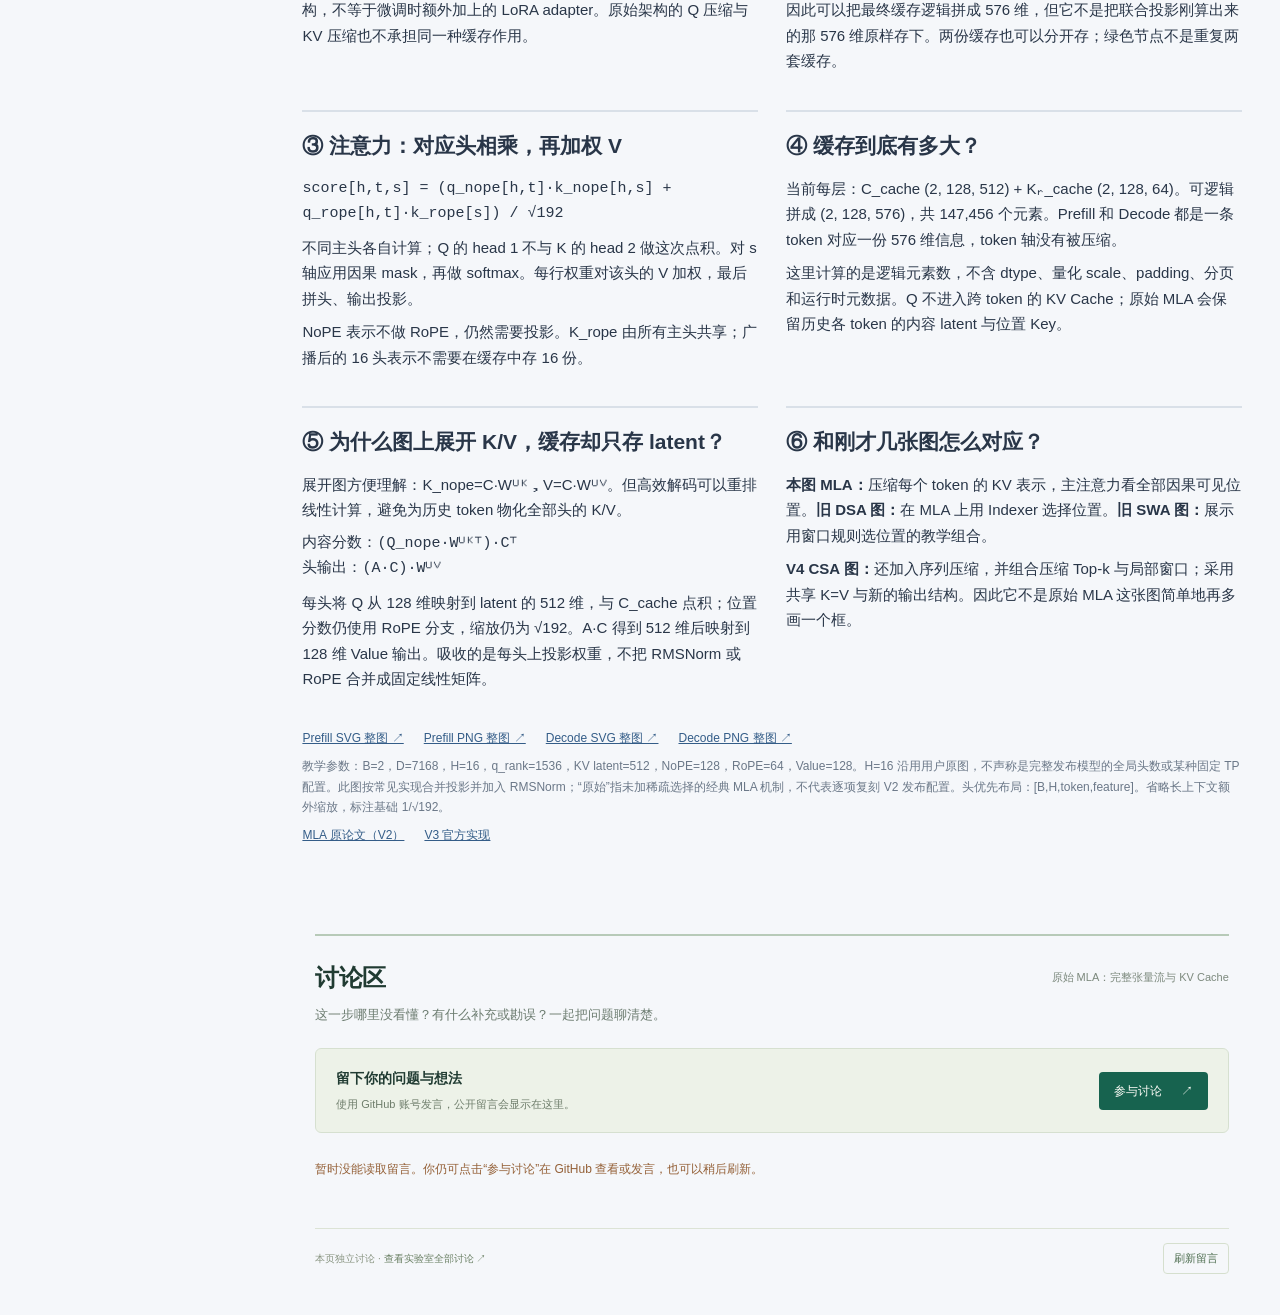
<file: mha-tensor-lab/mla-flow.html>
<!doctype html>
<html lang="zh-CN">
<head>
  <meta charset="utf-8">
  <meta name="viewport" content="width=device-width,initial-scale=1">
  <meta http-equiv="refresh" content="0;url=mla-original.html">
  <link rel="canonical" href="https://wangxiaoteng888.github.io/mha-tensor-lab/mla-original.html">
  <title>MLA · 张量实验室</title>
  <script>location.replace('mla-original.html' + location.search + location.hash);</script>
</head>
<body>
  <p>MLA 章节已更新为 <a href="mla-original.html">原始 MLA：完整张量流与 KV Cache</a>。</p>
</body>
</html>
</file>
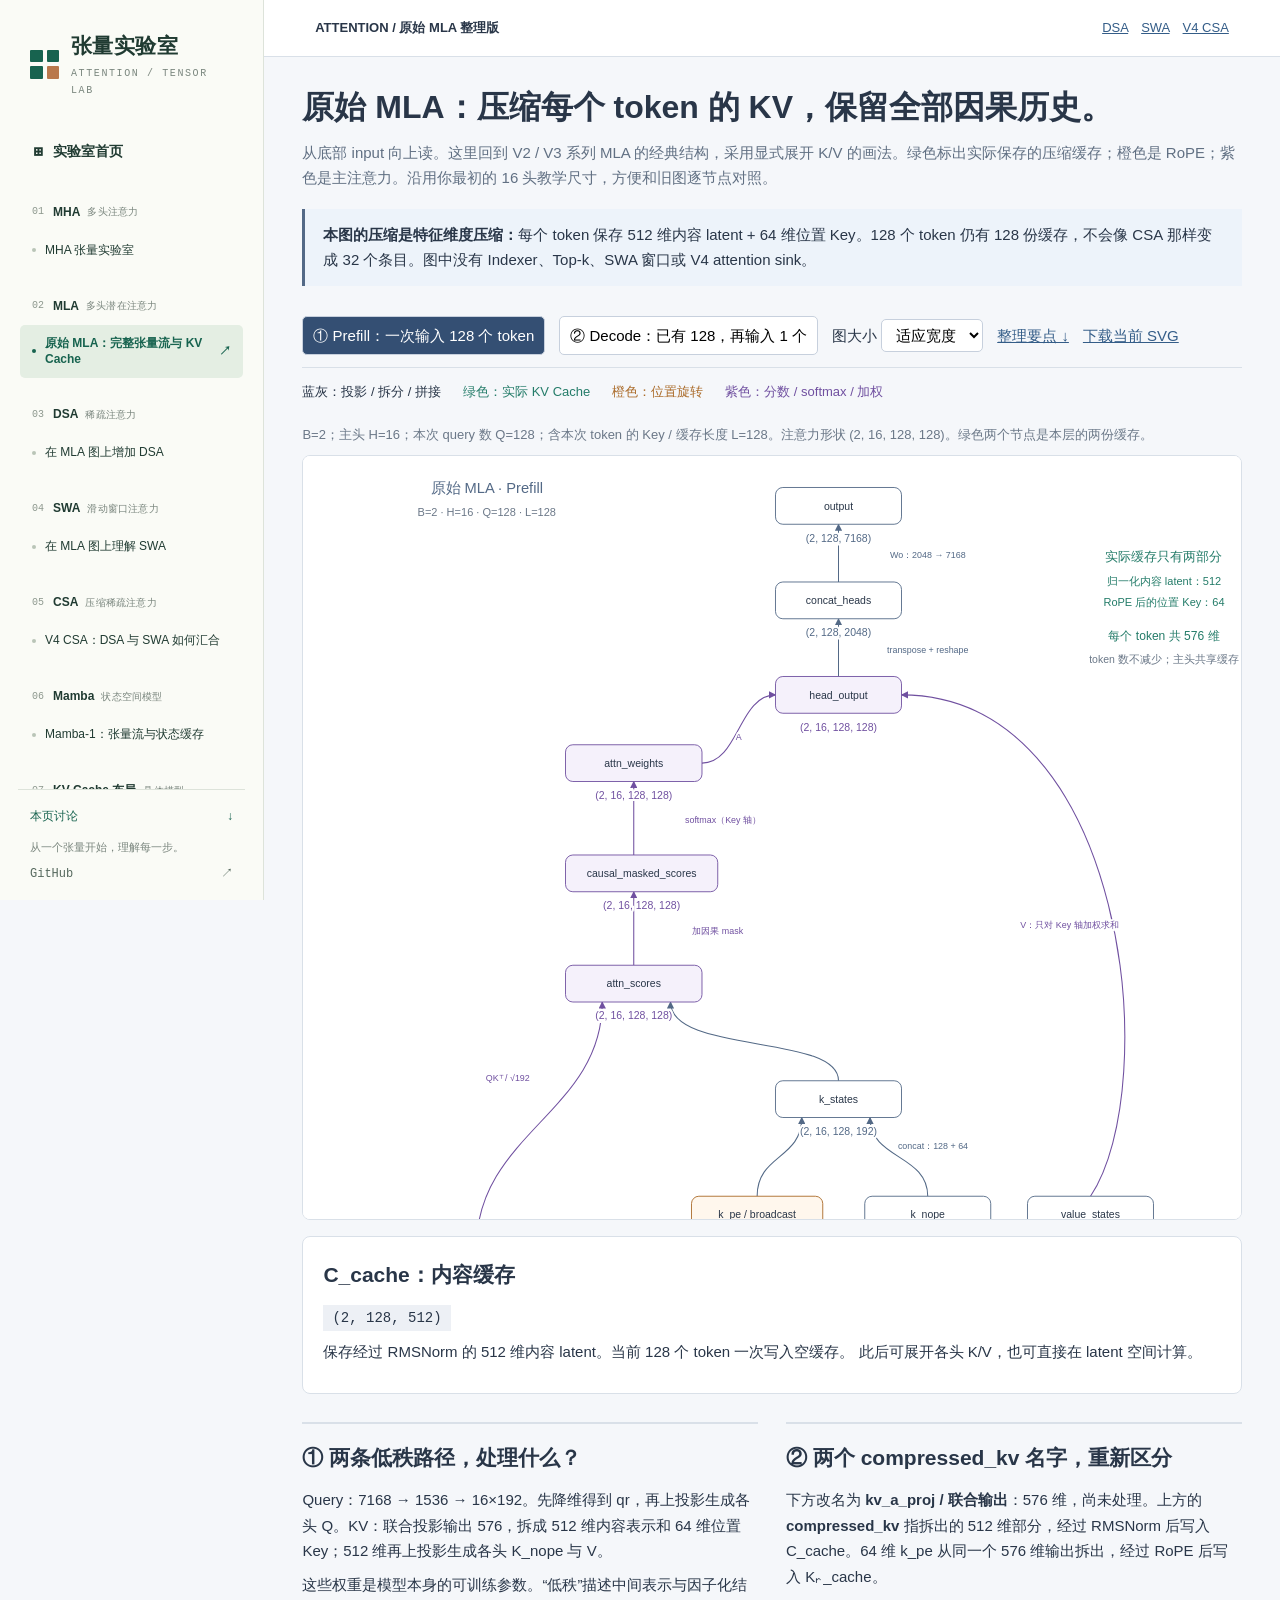
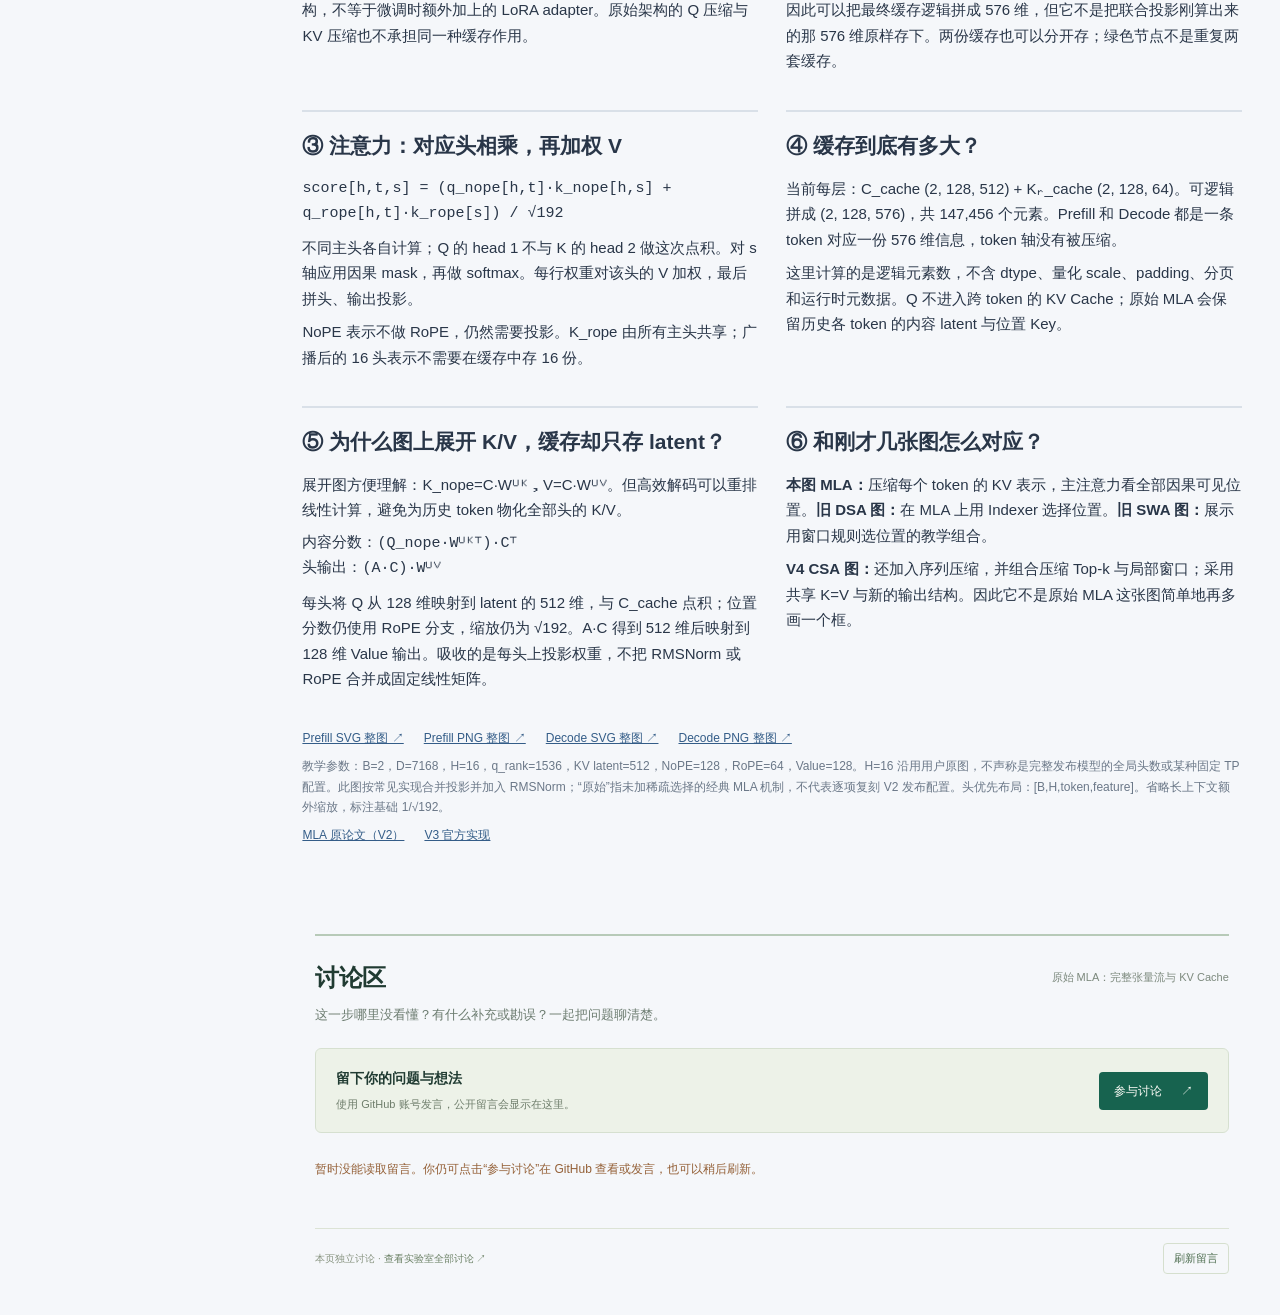
<file: mha-tensor-lab/mla-original.html>
<!doctype html>
<html lang="zh-CN"><head><meta charset="utf-8"><meta name="viewport" content="width=device-width,initial-scale=1"><title>原始 MLA：完整张量流与 KV Cache</title><style>
*{box-sizing:border-box}body{margin:0;background:#f5f7fa;color:#293648;font:15px/1.7 'Segoe UI','Microsoft YaHei',sans-serif}a{color:#345d88}header{padding:17px 4vw;background:white;border-bottom:1px solid #d9e0e8;display:flex;justify-content:space-between;gap:20px;font-size:13px}main{max-width:1500px;margin:auto;padding:28px 3vw 50px}h1{font-size:32px;line-height:1.4;margin:0 0 10px}h2{font-size:21px;margin:0 0 12px}p{margin:8px 0}.lead{color:#617083;max-width:1150px}.note{background:#edf3fa;border-left:3px solid #536986;padding:13px 18px;margin:18px 0}.controls{position:sticky;top:0;z-index:3;background:#f5f7fa;display:flex;align-items:center;gap:14px;flex-wrap:wrap;padding:12px 0;border-bottom:1px solid #d9e0e8}select,button{font:inherit;background:white;border:1px solid #c7d0dd;border-radius:5px;padding:6px 10px}button{cursor:pointer}button[aria-pressed=true]{background:#344f73;color:white}a:focus-visible,button:focus-visible,select:focus-visible{outline:3px solid #a48acb;outline-offset:3px}.legend{display:flex;gap:22px;flex-wrap:wrap;font-size:13px;padding:13px 0}.viewport{overflow:auto;max-height:85vh;background:white;border:1px solid #d9e0e8;border-radius:8px}.viewport svg{width:100%;min-width:1050px;display:block;margin:auto;height:auto}.node{cursor:pointer}.node:hover rect,.node:focus-visible rect{stroke-width:4}.detail{padding:20px;background:white;border:1px solid #d9e0e8;margin-top:16px;border-radius:8px}.detail code{font:14px Consolas,monospace;background:#edf0f5;padding:5px 9px;display:inline-block}.summary{display:grid;grid-template-columns:1fr 1fr;gap:28px;margin-top:28px;scroll-margin-top:85px}.summary section{border-top:2px solid #d9e0e8;padding-top:16px}.small{font-size:13px;color:#6b7888}.formula{font-family:Consolas,'Microsoft YaHei',monospace;overflow-wrap:anywhere}.sources{font-size:12px;color:#6b7888;margin-top:28px}.sources a{margin-right:20px}.cache{color:#247c69}.rope{color:#aa6a28}.attn{color:#7050a0}@media(max-width:900px){.summary{grid-template-columns:1fr}.controls{position:static}h1{font-size:26px}}@media print{header,.controls,.detail,.sources{display:none}.viewport{max-height:none;overflow:visible;border:0}.viewport svg{min-width:0}}
</style><link rel="stylesheet" href="../assets/navigation.css">
<script src="../assets/catalog.js?v=mamba-20261103" defer></script>
<script src="../assets/navigation.js?v=discussion-20261031" defer></script>
</head><body data-lab-page="mla"><header><b>ATTENTION / 原始 MLA 整理版</b><nav><a href="dsa-on-mla.html">DSA</a>　<a href="swa-on-mla.html">SWA</a>　<a href="csa-v4.html">V4 CSA</a></nav></header><main>
<h1>原始 MLA：压缩每个 token 的 KV，保留全部因果历史。</h1>
<p class="lead">从底部 input 向上读。这里回到 V2 / V3 系列 MLA 的经典结构，采用显式展开 K/V 的画法。绿色标出实际保存的压缩缓存；橙色是 RoPE；紫色是主注意力。沿用你最初的 16 头教学尺寸，方便和旧图逐节点对照。</p>
<div class="note"><b>本图的压缩是特征维度压缩：</b>每个 token 保存 512 维内容 latent + 64 维位置 Key。128 个 token 仍有 128 份缓存，不会像 CSA 那样变成 32 个条目。图中没有 Indexer、Top-k、SWA 窗口或 V4 attention sink。</div>
<div class="controls"><button id="prefill" aria-pressed="true">① Prefill：一次输入 128 个 token</button><button id="decode" aria-pressed="false">② Decode：已有 128，再输入 1 个</button><label>图大小 <select id="zoom"><option value="fit">适应宽度</option><option value="1600">1600 px</option><option value="2000">原尺寸</option></select></label><a href="#notes">整理要点 ↓</a><a id="download" href="#" download="mla-original.svg">下载当前 SVG</a></div>
<div class="legend"><span>蓝灰：投影 / 拆分 / 拼接</span><span class="cache">绿色：实际 KV Cache</span><span class="rope">橙色：位置旋转</span><span class="attn">紫色：分数 / softmax / 加权</span></div><p id="status" class="small"></p>
<div class="viewport"><div id="diagram"></div></div><section class="detail" aria-live="polite"><h2 id="detail-title"></h2><code id="detail-shape"></code><p id="detail-body"></p></section>
<div class="summary" id="notes"><section><h2>① 两条低秩路径，处理什么？</h2><p>Query：7168 → 1536 → 16×192。先降维得到 qr，再上投影生成各头 Q。KV：联合投影输出 576，拆成 512 维内容表示和 64 维位置 Key；512 维再上投影生成各头 K_nope 与 V。</p><p>这些权重是模型本身的可训练参数。“低秩”描述中间表示与因子化结构，不等于微调时额外加上的 LoRA adapter。原始架构的 Q 压缩与 KV 压缩也不承担同一种缓存作用。</p></section>
<section><h2>② 两个 compressed_kv 名字，重新区分</h2><p>下方改名为 <b>kv_a_proj / 联合输出</b>：576 维，尚未处理。上方的 <b>compressed_kv</b> 指拆出的 512 维部分，经过 RMSNorm 后写入 C_cache。64 维 k_pe 从同一个 576 维输出拆出，经过 RoPE 后写入 Kᵣ_cache。</p><p>因此可以把最终缓存逻辑拼成 576 维，但它不是把联合投影刚算出来的那 576 维原样存下。两份缓存也可以分开存；绿色节点不是重复两套缓存。</p></section>
<section><h2>③ 注意力：对应头相乘，再加权 V</h2><p class="formula">score[h,t,s] = (q_nope[h,t]·k_nope[h,s] + q_rope[h,t]·k_rope[s]) / √192</p><p>不同主头各自计算；Q 的 head 1 不与 K 的 head 2 做这次点积。对 s 轴应用因果 mask，再做 softmax。每行权重对该头的 V 加权，最后拼头、输出投影。</p><p>NoPE 表示不做 RoPE，仍然需要投影。K_rope 由所有主头共享；广播后的 16 头表示不需要在缓存中存 16 份。</p></section>
<section><h2>④ 缓存到底有多大？</h2><p id="cache-size"></p><p>这里计算的是逻辑元素数，不含 dtype、量化 scale、padding、分页和运行时元数据。Q 不进入跨 token 的 KV Cache；原始 MLA 会保留历史各 token 的内容 latent 与位置 Key。</p></section>
<section><h2>⑤ 为什么图上展开 K/V，缓存却只存 latent？</h2><p>展开图方便理解：K_nope=C·Wᵁᴷ，V=C·Wᵁⱽ。但高效解码可以重排线性计算，避免为历史 token 物化全部头的 K/V。</p><p class="formula">内容分数：(Q_nope·Wᵁᴷᵀ)·Cᵀ<br>头输出：(A·C)·Wᵁⱽ</p><p>每头将 Q 从 128 维映射到 latent 的 512 维，与 C_cache 点积；位置分数仍使用 RoPE 分支，缩放仍为 √192。A·C 得到 512 维后映射到 128 维 Value 输出。吸收的是每头上投影权重，不把 RMSNorm 或 RoPE 合并成固定线性矩阵。</p></section>
<section><h2>⑥ 和刚才几张图怎么对应？</h2><p><b>本图 MLA：</b>压缩每个 token 的 KV 表示，主注意力看全部因果可见位置。<b>旧 DSA 图：</b>在 MLA 上用 Indexer 选择位置。<b>旧 SWA 图：</b>展示用窗口规则选位置的教学组合。</p><p><b>V4 CSA 图：</b>还加入序列压缩，并组合压缩 Top-k 与局部窗口；采用共享 K=V 与新的输出结构。因此它不是原始 MLA 这张图简单地再多画一个框。</p></section></div>
<div class="sources"><a href="mla-original-prefill.svg" target="_blank">Prefill SVG 整图 ↗</a><a href="mla-original-prefill.png" target="_blank">Prefill PNG 整图 ↗</a><a href="mla-original-decode.svg" target="_blank">Decode SVG 整图 ↗</a><a href="mla-original-decode.png" target="_blank">Decode PNG 整图 ↗</a><p>教学参数：B=2，D=7168，H=16，q_rank=1536，KV latent=512，NoPE=128，RoPE=64，Value=128。H=16 沿用用户原图，不声称是完整发布模型的全局头数或某种固定 TP 配置。此图按常见实现合并投影并加入 RMSNorm；“原始”指未加稀疏选择的经典 MLA 机制，不代表逐项复刻 V2 发布配置。头优先布局：[B,H,token,feature]。省略长上下文额外缩放，标注基础 1/√192。</p><a href="https://arxiv.org/html/2405.04434v5#S2.SS1" target="_blank" rel="noreferrer">MLA 原论文（V2）</a><a href="https://github.com/deepseek-ai/DeepSeek-V3/blob/main/inference/model.py" target="_blank" rel="noreferrer">V3 官方实现</a></div>
</main><script>
const $=id=>document.getElementById(id),dims=(...a)=>'('+a.join(', ')+')',esc=s=>String(s).replaceAll('&','&amp;').replaceAll('<','&lt;').replaceAll('>','&gt;');
let mode='prefill',selected='ccache',nodes=[],edges=[],blob;const B=2,H=16,D=7168,DC=512,DR=64,DN=128,DV=128;const nq=()=>mode==='prefill'?128:1,nk=()=>mode==='prefill'?128:129;
const colors={base:'#536986',cache:'#247c69',rope:'#aa6a28',attn:'#7050a0'};
function N(id,name,x,y,shape,body,kind='base',w=240){nodes.push({id,name,x,y,shape,body,kind,w,h:70})}
function E(from,to,path,label='',x=0,y=0,kind='base'){edges.push({from,to,path,label,x,y,kind})}
function build(){nodes=[];edges=[];const Q=nq(),L=nk();
N('input','input',760,2450,dims(B,Q,D),'每条请求独立计算。Prefill 从空缓存开始输入 128 个 token；Decode 假设已缓存 128 个历史 token，本次只输入第 129 个 token。');
N('qr','qr / query latent',210,2250,dims(B,Q,1536),'X × Wq_a，再 RMSNorm。矩阵形状 (7168,1536)，输出是低维查询表示；不进入跨 token 的 KV Cache。');
N('q','q projection',210,2030,dims(B,Q,H*(DN+DR)),'qr × Wq_b，(1536,3072)。上投影到 16×192，然后拆头、调整轴顺序，并按最后一维分成 128+64。');
N('qn','q_nope',70,1790,dims(B,H,Q,DN),'各主头的内容 Query。NoPE 表示这部分不做 RoPE；它已经经过了可学习的投影。');
N('qrp','q_pe / rotated',370,1790,dims(B,H,Q,DR),'从 q 的每头 192 维中拆出 64 维，用各 query 的原始 token 位置施加 RoPE。此节点显示旋转后的结果。','rope');
N('qs','q_states',210,1510,dims(B,H,Q,DN+DR),'沿最后一维拼接 q_nope 与旋转后的 q_pe，得到每头 192 维的 Query。');
N('joint','kv_a_proj / 联合输出',1030,2250,dims(B,Q,DC+DR),'X × Wkv_a，矩阵形状 (7168,576)。输出沿最后一维拆为 512 维内容 latent 和 64 维位置 Key。它们来自不同的权重列；k_pe 不是由 512 维 latent 生成。','base',290);
N('c','compressed_kv / norm',1140,2030,dims(B,Q,DC),'取联合输出的 512 维部分，再做 RMSNorm。每个输入 token 得到一份 C，用于生成所有头的内容 K 和 V。','base',280);
N('krraw','k_pe / raw',740,2030,dims(B,Q,DR),'取联合输出的另外 64 维。此时还没有 RoPE；后续按原 token 位置旋转，再写入位置 Key 缓存。','rope');
N('kr','k_pe / rotated',740,1830,dims(B,Q,DR),'按原 token 位置做 RoPE 后的 64 维位置 Key。它不需要从 512 维 compressed_kv 上投影得到。','rope');
N('ccache','C_cache：内容缓存',1140,1830,dims(B,L,DC),'保存经过 RMSNorm 的 512 维内容 latent。'+(mode==='prefill'?'当前 128 个 token 一次写入空缓存。':'旧缓存 (2,128,512) 与新结果 (2,1,512) 沿 token 轴追加，成为 (2,129,512)。')+' 此后可展开各头 K/V，也可直接在 latent 空间计算。','cache',280);
N('rcache','Kᵣ_cache：位置缓存',740,1630,dims(B,L,DR),'保存经过 RoPE 的位置 Key。'+(mode==='prefill'?'当前有 128 份 64 维向量。':'旧缓存 (2,128,64) 追加新结果 (2,1,64)，成为 (2,129,64)。')+' 所有主头共享，不按 16 个头复制缓存。','cache',280);
N('kv','kv / up-projection',1140,1630,dims(B,H,L,DN+DV),'读取全部可用 C_cache，上投影：512→16×256=4096，然后 reshape / transpose。每头 256 维拆成 K_nope 128 与 Value 128。这是用于解释语义的展开计算。','base',280);
N('krheads','k_pe / broadcast',740,1410,dims(B,H,L,DR),'Kᵣ_cache 增加主头轴，逻辑广播为 16 个头；绿色缓存的真实形状仍然没有头轴。','rope',250);
N('kn','k_nope',1070,1410,dims(B,H,L,DN),'从 kv 的每头 256 维切出内容 Key 的 128 维；不做 RoPE。');
N('v','value_states',1380,1410,dims(B,H,L,DV),'从 kv 的另一半切出的 Value。各头有自己的 Value 上投影；这里 K_nope 与 V 不是 V4 CSA 那种同一个共享 K=V 向量。');
N('ks','k_states',900,1190,dims(B,H,L,DN+DR),'拼接各头 k_nope 与共享的、已经旋转的 k_pe，得到完整的 192 维 Key。');
N('scores','attn_scores',500,970,dims(B,H,Q,L),'对应主头的 Q @ Kᵀ / √192。等价于内容点积加位置点积，再统一缩放。最后两轴分别是本次 query 数 Q 和可读 Key 数 L。','attn',260);
N('masked','causal_masked_scores',500,760,dims(B,H,Q,L),'屏蔽未来 token：Prefill 中每行只能看自身及之前位置；Decode 的新 query 位于 128，可看本请求的全部 129 个位置。未施加 Top-k 或滑动窗口裁剪。','attn',290);
N('weights','attn_weights',500,550,dims(B,H,Q,L),'沿 Key 轴做 softmax。每个主头、每个 query 的有效权重之和为 1；没有 V4 的可学习 sink。','attn',260);
N('out','head_output',900,420,dims(B,H,Q,DV),'对 value_states 加权求和：A @ V。Key 轴 L 被求和，输出保留本次 query 轴 Q 和每头 Value 的 128 维。','attn');
N('concat','concat_heads',900,240,dims(B,Q,H*DV),'将 [B,H,Q,128] 转为 [B,Q,H,128] 并合并最后两轴，得到 16×128=2048。');
N('final','output',900,60,dims(B,Q,D),'拼头结果乘输出矩阵 Wo，(2048,7168)，回到 hidden size 7168。只输出当前这一批 query 的表示。');
E('input','qr','M790 2450 C790 2360 330 2410 330 2320','Wq_a + RMSNorm',440,2400);
E('qr','q','M330 2250 L330 2100','Wq_b：1536 → 3072',390,2190);
E('q','qn','M260 2030 C260 1920 190 1960 190 1860','reshape / split 128',150,1930);
E('q','qrp','M390 2030 C390 1920 490 1960 490 1860','split 64 + RoPE',510,1930,'rope');
E('qn','qs','M190 1790 C190 1650 270 1680 270 1580');E('qrp','qs','M490 1790 C490 1660 390 1680 390 1580','concat：128 + 64',480,1680);
E('input','joint','M930 2450 C930 2380 1175 2410 1175 2320','Wkv_a：7168 → 576',1220,2400);
E('joint','c','M1240 2250 C1240 2170 1280 2200 1280 2100','split 512 + RMSNorm',1400,2180,'cache');
E('joint','krraw','M1080 2250 C1080 2170 860 2200 860 2100','split 64',890,2180,'rope');
E('krraw','kr','M860 2030 L860 1900','RoPE（原 token 位置）',860,1980,'rope');
E('c','ccache','M1280 2030 L1280 1900',mode==='prefill'?'写入缓存':'追加 1 个 token',1400,1970,'cache');
E('kr','rcache','M860 1830 L860 1700',mode==='prefill'?'写入缓存':'追加 1 个 token',900,1770,'cache');
E('ccache','kv','M1280 1830 L1280 1700','读全部缓存 / Wkv_b / 拆头',1410,1770);
E('rcache','krheads','M880 1630 L865 1480','广播到主头（不复制缓存）',860,1550,'rope');
E('kv','kn','M1210 1630 C1210 1550 1190 1570 1190 1480','split 128',1150,1560);E('kv','v','M1350 1630 C1350 1550 1500 1570 1500 1480','split 128',1500,1560);
E('krheads','ks','M865 1410 C865 1330 950 1340 950 1260');E('kn','ks','M1190 1410 C1190 1330 1080 1340 1080 1260','concat：128 + 64',1200,1320);
E('qs','scores','M330 1510 C330 1290 570 1250 570 1040','QKᵀ / √192',390,1190,'attn');E('ks','scores','M1020 1190 C1020 1100 700 1140 700 1040');
E('scores','masked','M630 970 L630 830','加因果 mask',790,910,'attn');E('masked','weights','M630 760 L630 620','softmax（Key 轴）',800,700,'attn');
E('weights','out','M760 585 C830 585 830 455 900 455','A',830,540,'attn');E('v','out','M1500 1410 C1640 1200 1570 455 1140 455','V：只对 Key 轴加权求和',1460,900,'attn');
E('out','concat','M1020 420 L1020 310','transpose + reshape',1190,375);E('concat','final','M1020 240 L1020 130','Wo：2048 → 7168',1190,195);
}
function text(x,y,s,size=20,c='#293648'){return '<text x="'+x+'" y="'+y+'" text-anchor="middle" font-size="'+size+'" fill="'+c+'">'+esc(s)+'</text>'}
function detail(){const a=nodes.find(n=>n.id===selected)||nodes[0];$('detail-title').textContent=a.name;$('detail-shape').textContent=a.shape;$('detail-body').textContent=a.body}
function render(){build();detail();$('prefill').setAttribute('aria-pressed',mode==='prefill');$('decode').setAttribute('aria-pressed',mode==='decode');$('status').textContent='B=2；主头 H=16；本次 query 数 Q='+nq()+'；含本次 token 的 Key / 缓存长度 L='+nk()+'。注意力形状 '+dims(B,H,nq(),nk())+'。绿色两个节点是本层的两份缓存。';$('cache-size').textContent='当前每层：C_cache '+dims(B,nk(),DC)+' + Kᵣ_cache '+dims(B,nk(),DR)+'。可逻辑拼成 '+dims(B,nk(),DC+DR)+'，共 '+(B*nk()*(DC+DR)).toLocaleString()+' 个元素。Prefill 和 Decode 都是一条 token 对应一份 576 维信息，token 轴没有被压缩。';
let svg='<svg xmlns="http://www.w3.org/2000/svg" viewBox="0 0 2000 2660" role="group" aria-label="原始 MLA 张量结构，从下往上读取，绿色表示压缩 KV Cache" style="font-family:Segoe UI,Microsoft YaHei,sans-serif"><defs>';
for(const [key,c]of Object.entries(colors))svg+='<marker id="'+key+'" viewBox="0 0 10 10" refX="9" refY="5" markerWidth="7" markerHeight="7" orient="auto"><path d="M0 0L10 5L0 10Z" fill="'+c+'"/></marker>';
svg+='</defs><rect width="2000" height="2660" fill="white"/>'+text(350,70,'原始 MLA · '+(mode==='prefill'?'Prefill':'Decode'),28,colors.base)+text(350,115,'B=2 · H=16 · Q='+nq()+' · L='+nk(),21,'#6b7888');
svg+=text(1640,200,'实际缓存只有两部分',24,colors.cache)+text(1640,245,'归一化内容 latent：512',21,colors.cache)+text(1640,285,'RoPE 后的位置 Key：64',21,colors.cache)+text(1640,350,'每个 token 共 576 维',23,colors.cache)+text(1640,395,'token 数不减少；主头共享缓存',20,'#6b7888');
svg+=text(1700,2050,'576 → 拆成 512 + 64',23,colors.base)+text(1700,2100,'不是 512 → 再生成 64',19,'#6b7888')+text(1700,2190,'NoPE 不旋转，但要投影',21,colors.base);
for(const e of edges){const c=colors[e.kind];svg+='<path d="'+e.path+'" fill="none" stroke="white" stroke-width="7"/><path d="'+e.path+'" fill="none" stroke="'+c+'" stroke-width="2" marker-end="url(#'+e.kind+')"/>';if(e.label)svg+='<text x="'+e.x+'" y="'+e.y+'" text-anchor="middle" font-size="17" fill="'+c+'" stroke="white" stroke-width="7" paint-order="stroke">'+esc(e.label)+'</text>'}
for(const n of nodes)svg+='<g class="node" data-node="'+n.id+'" role="button" tabindex="0" aria-label="'+esc(n.name+' '+n.shape)+'"><rect x="'+n.x+'" y="'+n.y+'" width="'+n.w+'" height="70" rx="14" fill="'+({base:'white',cache:'#edf9f3',rope:'#fff7ed',attn:'#f5f1fb'}[n.kind])+'" stroke="'+colors[n.kind]+'" stroke-width="1.7"/>'+text(n.x+n.w/2,n.y+42,n.name,20)+'<text x="'+(n.x+n.w/2)+'" y="'+(n.y+103)+'" text-anchor="middle" font-size="20" fill="'+colors[n.kind]+'" stroke="white" stroke-width="8" paint-order="stroke">'+esc(n.shape)+'</text></g>';
svg+=text(950,2620,'从这里向上读 ↑  ｜  形状为逻辑张量；展开 K/V 是教学路径，推理可使用矩阵吸收。',20,'#6b7888')+'</svg>';$('diagram').innerHTML=svg;document.querySelectorAll('[data-node]').forEach(el=>{const go=()=>{selected=el.dataset.node;detail()};el.onclick=go;el.onkeydown=e=>{if(e.key==='Enter'||e.key===' '){e.preventDefault();go()}}});if(blob)URL.revokeObjectURL(blob);blob=URL.createObjectURL(new Blob([svg],{type:'image/svg+xml;charset=utf-8'}));$('download').href=blob;zoom();}
function zoom(){const el=document.querySelector('#diagram svg');if(el)el.style.width=$('zoom').value==='fit'?'100%':$('zoom').value+'px'}
$('prefill').onclick=()=>{mode='prefill';render()};$('decode').onclick=()=>{mode='decode';render()};$('zoom').onchange=zoom;render();
</script></body></html>
</file>
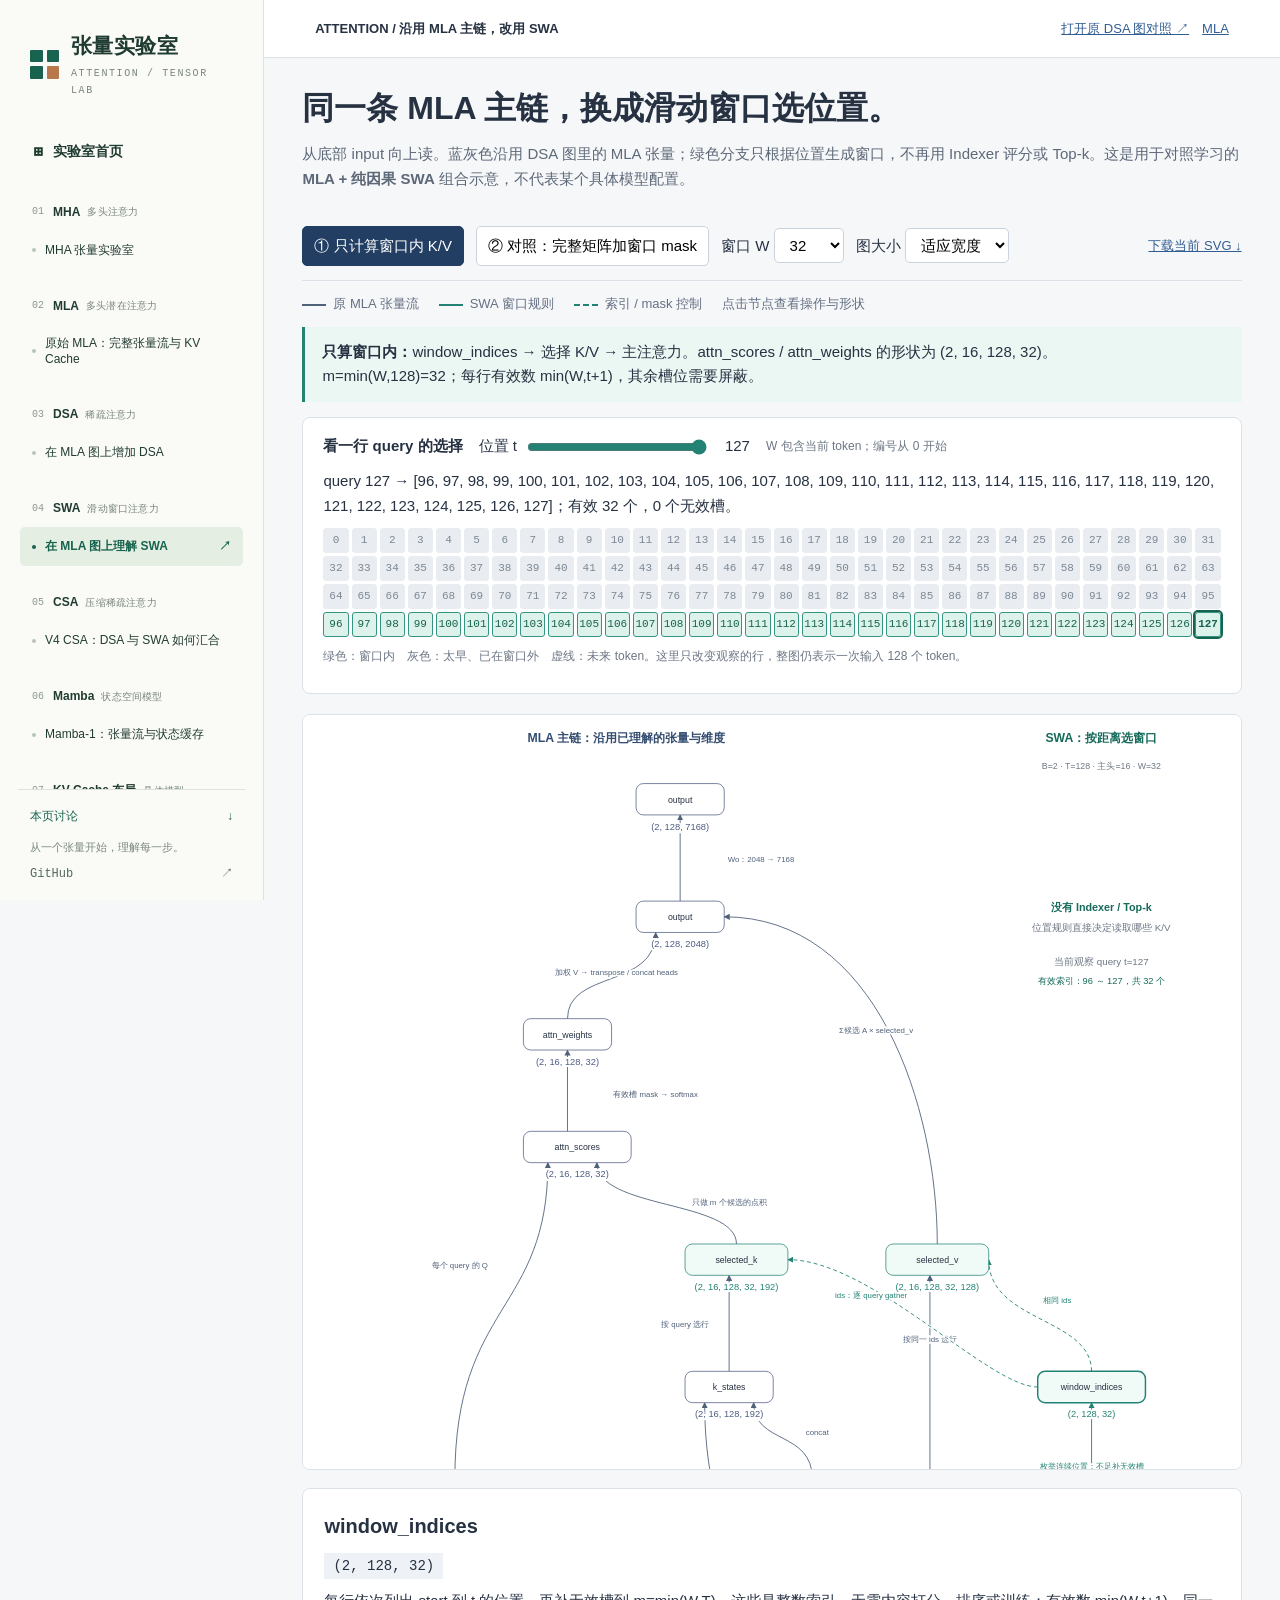
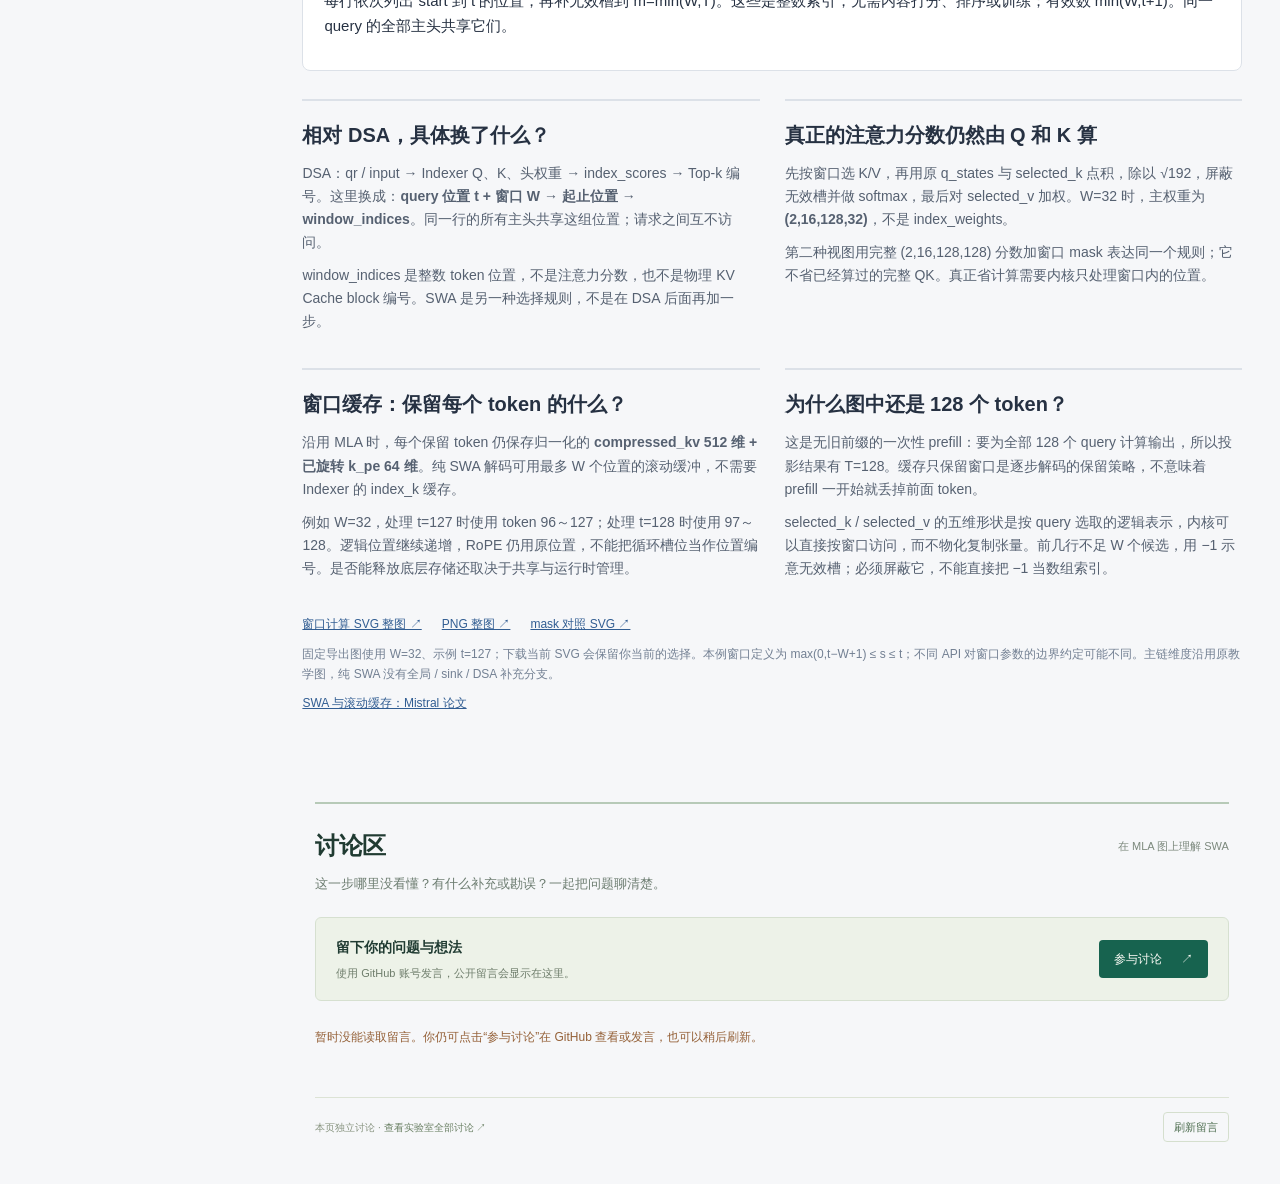
<file: mha-tensor-lab/swa-on-mla.html>
<!doctype html>
<html lang="zh-CN"><head><meta charset="utf-8"><meta name="viewport" content="width=device-width,initial-scale=1"><title>SWA：沿用 MLA 张量图，改用滑动窗口</title><style>
*{box-sizing:border-box}body{margin:0;background:#f6f7f9;color:#263142;font:15px/1.65 'Segoe UI','Microsoft YaHei',sans-serif}a{color:#315d92}header{padding:18px 4vw;border-bottom:1px solid #dce1e8;background:white;display:flex;gap:20px;justify-content:space-between;font-size:13px}main{max-width:1560px;margin:auto;padding:30px 3vw 50px}h1{font-size:32px;margin:0 0 12px;line-height:1.3}h2{font-size:20px;margin:0 0 10px}p{margin:10px 0}.lead{max-width:1100px;color:#5d6878}.controls{position:sticky;top:0;z-index:3;display:flex;align-items:center;flex-wrap:wrap;gap:12px;background:#f6f7f9;padding:14px 0;border-bottom:1px solid #dce1e8;margin:20px 0 12px}button,select{font:inherit;padding:7px 11px;border:1px solid #cbd3df;background:white;border-radius:5px}button{cursor:pointer}button[aria-pressed=true]{background:#233e63;color:white;border-color:#233e63}a:focus-visible,button:focus-visible,select:focus-visible{outline:3px solid #c47736;outline-offset:3px}.controls .dl{margin-left:auto;font-size:13px}.legend{display:flex;gap:20px;flex-wrap:wrap;font-size:13px;color:#647083;margin:12px 0}.legend i{display:inline-block;width:24px;border-top:2px solid #50617a;vertical-align:middle;margin-right:7px}.legend .new{border-color:#238274}.legend .ids{border-color:#238274;border-top-style:dashed}.notice{border-left:3px solid #238274;background:#eaf7f2;padding:13px 17px;margin-bottom:15px}.viewport{background:white;border:1px solid #dce1e8;border-radius:8px;overflow:auto;max-height:84vh}.viewport svg{display:block;height:auto;margin:auto;width:100%;min-width:960px}.node{cursor:pointer;outline:none}.node:hover rect,.node:focus-visible rect,.node.active rect{stroke-width:3;stroke:#238274}.explain{margin-top:18px;padding:21px;background:white;border:1px solid #dce1e8;border-radius:8px;scroll-margin-top:85px}.explain code{font:14px Consolas,monospace;background:#eef2f6;padding:5px 9px;display:inline-block;white-space:pre-wrap}.explain p{max-width:1150px}.bottom{display:grid;grid-template-columns:1fr 1fr;gap:25px;margin-top:28px}.bottom section{border-top:2px solid #dce1e8;padding-top:18px}.bottom p{font-size:14px;color:#566171}.source{font-size:12px;color:#738093;margin-top:25px}.source a{margin-right:20px}@media(max-width:950px){.bottom{grid-template-columns:1fr}.controls{position:static}.controls .dl{margin-left:0}h1{font-size:27px}.viewport{max-height:78vh}}@media print{header,.controls,.legend,.explain,.bottom,.source{display:none}.viewport{max-height:none;border:0;overflow:visible}.viewport svg{min-width:0}main{padding:0}}
.window-demo{background:white;border:1px solid #dce1e8;border-radius:8px;padding:16px 20px;margin:14px 0 20px}.demo-controls{display:flex;align-items:center;gap:16px;flex-wrap:wrap}.demo-controls label{display:flex;align-items:center;gap:8px}.demo-controls input{width:180px;accent-color:#238274}.demo-controls span,.small{font-size:12px;color:#6d7785}.token-strip{display:grid;grid-template-columns:repeat(32,minmax(0,1fr));gap:3px}.token{background:#e9edf1;color:#7c8794;border:1px solid #e9edf1;border-radius:3px;text-align:center;font:11px/23px Consolas,monospace}.token.on{background:#dcf2eb;border-color:#359582;color:#16634f}.token.future{background:white;border:1px dashed #b9c2ce;color:#a0a8b3}.token.current{outline:2px solid #16634f;font-weight:bold}@media(max-width:750px){.token-strip{grid-template-columns:repeat(16,minmax(0,1fr))}}</style><link rel="stylesheet" href="../assets/navigation.css">
<script src="../assets/catalog.js?v=mamba-20261103" defer></script>
<script src="../assets/navigation.js?v=discussion-20261031" defer></script>
</head><body data-lab-page="swa-on-mla"><header><b>ATTENTION / 沿用 MLA 主链，改用 SWA</b><nav><a href="dsa-on-mla.html">打开原 DSA 图对照 ↗</a>　<a href="mla-original.html">MLA</a></nav></header><main>
<h1>同一条 MLA 主链，换成滑动窗口选位置。</h1>
<p class="lead">从底部 input 向上读。蓝灰色沿用 DSA 图里的 MLA 张量；绿色分支只根据位置生成窗口，不再用 Indexer 评分或 Top-k。这是用于对照学习的 <b>MLA + 纯因果 SWA</b> 组合示意，不代表某个具体模型配置。</p>
<div class="controls"><button id="sparse" aria-pressed="true">① 只计算窗口内 K/V</button><button id="masked" aria-pressed="false">② 对照：完整矩阵加窗口 mask</button><label>窗口 W <select id="k" aria-label="窗口大小"><option>1</option><option>3</option><option>16</option><option selected>32</option><option>64</option><option>128</option></select></label><label>图大小 <select id="zoom" aria-label="图大小"><option value="fit">适应宽度</option><option value="1500">1500 px</option><option value="1960">原尺寸</option></select></label><a class="dl" id="download" href="#" download="swa-on-mla.svg">下载当前 SVG ↓</a></div>
<div class="legend"><span><i></i>原 MLA 张量流</span><span><i class="new"></i>SWA 窗口规则</span><span><i class="ids"></i>索引 / mask 控制</span><span>点击节点查看操作与形状</span></div><div class="notice" id="notice"></div>
<section class="window-demo" aria-label="滑动窗口位置演示"><div class="demo-controls"><b>看一行 query 的选择</b><label>位置 t <input id="query" type="range" min="0" max="127" value="127" aria-label="query 位置"></label><output id="query-value">127</output><span>W 包含当前 token；编号从 0 开始</span></div><p id="window-summary" aria-live="polite"></p><div id="token-strip" class="token-strip"></div><p class="small">绿色：窗口内　灰色：太早、已在窗口外　虚线：未来 token。这里只改变观察的行，整图仍表示一次输入 128 个 token。</p></section>
<div class="viewport" id="viewport"><div id="diagram"></div></div><section class="explain" id="explain" aria-live="polite"><h2 id="detail-title"></h2><code id="detail-shape"></code><p id="detail-body"></p></section>
<div class="bottom"><section><h2>相对 DSA，具体换了什么？</h2><p>DSA：qr / input → Indexer Q、K、头权重 → index_scores → Top-k 编号。这里换成：<b>query 位置 t + 窗口 W → 起止位置 → window_indices</b>。同一行的所有主头共享这组位置；请求之间互不访问。</p><p>window_indices 是整数 token 位置，不是注意力分数，也不是物理 KV Cache block 编号。SWA 是另一种选择规则，不是在 DSA 后面再加一步。</p></section>
<section><h2>真正的注意力分数仍然由 Q 和 K 算</h2><p>先按窗口选 K/V，再用原 q_states 与 selected_k 点积，除以 √192，屏蔽无效槽并做 softmax，最后对 selected_v 加权。W=32 时，主权重为 <b>(2,16,128,32)</b>，不是 index_weights。</p><p>第二种视图用完整 (2,16,128,128) 分数加窗口 mask 表达同一个规则；它不省已经算过的完整 QK。真正省计算需要内核只处理窗口内的位置。</p></section>
<section><h2>窗口缓存：保留每个 token 的什么？</h2><p>沿用 MLA 时，每个保留 token 仍保存归一化的 <b>compressed_kv 512 维 + 已旋转 k_pe 64 维</b>。纯 SWA 解码可用最多 W 个位置的滚动缓冲，不需要 Indexer 的 index_k 缓存。</p><p>例如 W=32，处理 t=127 时使用 token 96～127；处理 t=128 时使用 97～128。逻辑位置继续递增，RoPE 仍用原位置，不能把循环槽位当作位置编号。是否能释放底层存储还取决于共享与运行时管理。</p></section>
<section><h2>为什么图中还是 128 个 token？</h2><p>这是无旧前缀的一次性 prefill：要为全部 128 个 query 计算输出，所以投影结果有 T=128。缓存只保留窗口是逐步解码的保留策略，不意味着 prefill 一开始就丢掉前面 token。</p><p>selected_k / selected_v 的五维形状是按 query 选取的逻辑表示，内核可以直接按窗口访问，而不物化复制张量。前几行不足 W 个候选，用 −1 示意无效槽；必须屏蔽它，不能直接把 −1 当数组索引。</p></section></div>
<div class="source"><a href="swa-on-mla-sparse.svg" target="_blank">窗口计算 SVG 整图 ↗</a><a href="swa-on-mla-sparse.png" target="_blank">PNG 整图 ↗</a><a href="swa-on-mla-masked.svg" target="_blank">mask 对照 SVG ↗</a><p>固定导出图使用 W=32、示例 t=127；下载当前 SVG 会保留你当前的选择。本例窗口定义为 max(0,t−W+1) ≤ s ≤ t；不同 API 对窗口参数的边界约定可能不同。主链维度沿用原教学图，纯 SWA 没有全局 / sink / DSA 补充分支。</p><a href="https://arxiv.org/html/2310.06825v1#S2" target="_blank" rel="noreferrer">SWA 与滚动缓存：Mistral 论文</a></div></main><script>
const $=id=>document.getElementById(id);let mode='sparse',k=32,query=127,selected='topk',nodes=[],edges=[];
const B=2,T=128,H=16,D=7168,DQ=1536,DC=512,DN=128,DR=64,DV=128;
const dims=(...a)=>'('+a.join(', ')+')',m=()=>Math.min(k,T),esc=s=>String(s).replaceAll('&','&amp;').replaceAll('<','&lt;').replaceAll('>','&gt;');
function N(id,name,x,y,shape,body,kind='base',w=180){nodes.push({id,name,x,y,w,h:64,shape,body,kind})}
function E(from,to,path,op='',x=0,y=0,type='base'){edges.push({from,to,path,op,x,y,type})}
function build(){nodes=[];edges=[];
 N('input','input',680,2380,dims(B,T,D),'与你原图相同，两个序列，每个序列一次输入 128 个 token；这里没有旧前缀。');
 N('qr','qr / query latent',220,2200,dims(B,T,DQ),'原图 input 到 q 的低秩中间结果：X × Wq_a，再做 RMSNorm。保留这个节点方便对照 DSA；SWA 没有从这里接出去的 Indexer 分支。它不是 KV Cache。','helper');
 N('q','q',220,2000,dims(B,T,H*(DN+DR)),'qr 上投影：1536 → 16×192 = 3072。然后拆头，并把每头的 192 维切成 128 维 q_nope 与 64 维 q_pe。');
 N('q_nope','q_nope',80,1800,dims(B,H,T,DN),'内容 Query。由 q 拆出来后不做 RoPE，参与内容点积。');
 N('q_pe','q_pe',340,1800,dims(B,H,T,DR),'位置 Query。由 q 拆出后按各个 token 的原始位置做 RoPE。图中该节点表示已旋转的结果。');
 N('q_states','q_states',220,1560,dims(B,H,T,DN+DR),'拼接 q_nope 与旋转后的 q_pe，得到每头 192 维的完整 Query。concat 后的点积等于内容点积加位置点积。');
 N('kv_a','compressed_kv',900,2200,dims(B,T,DC+DR),'这就是你图中下面的 compressed_kv：联合投影结果，576=512+64。它会沿最后一维拆分；它不等于最终未经处理就直接写入缓存的内容。');
 N('compressed','compressed_kv',1040,2000,dims(B,T,DC),'你图中上面的 compressed_kv：从 576 维中切出的 512 维部分，经过 RMSNorm 后，作为主压缩内容缓存保存。','cache');
 N('k_pe','k_pe',780,2000,dims(B,T,DR),'从 576 维联合投影结果中切出的 64 维位置 Key。先做 RoPE，保存旋转后的 (2,128,64)，再按需要广播给主头。');
 N('k_pe_heads','k_pe',780,1800,dims(B,H,T,DR),'已做 RoPE 的 k_pe 增加头轴，并广播给 16 个主头。缓存本身保留 (2,128,64)，不需要存 16 份。');
 N('kv','kv',1040,1800,dims(B,H,T,DN+DV),'归一化的 compressed_kv 上投影到 16×256=4096 维，再 reshape 和 transpose。每头 256 维会切成 128 维 K_nope 与 128 维 Value。');
 N('k_nope','k_nope',950,1560,dims(B,H,T,DN),'从 kv 的每头 256 维中切出前 128 维，作为内容 Key，不施加 RoPE。');
 N('v','value_states',1190,1560,dims(B,H,T,DV),'从 kv 切出的 Value。最终与主 MLA 的注意力权重相乘。');
 N('k_states','k_states',780,1340,dims(B,H,T,DN+DR),'拼接 k_nope 和广播后的旋转 k_pe，得到每头 192 维的完整 Key。');
 E('input','qr','M710 2380 C710 2290 310 2345 310 2264','Wq_a + RMSNorm',410,2340);
 E('qr','q','M310 2200 L310 2064','Wq_b',360,2150);
 E('input','kv_a','M800 2380 C800 2310 990 2350 990 2264','Wkv_a：7168 → 576',1030,2340);
 E('q','q_nope','M270 2000 C270 1930 170 1950 170 1864','reshape / split',160,1940);
 E('q','q_pe','M350 2000 C350 1930 430 1950 430 1864','split + RoPE',450,1940);
 E('q_nope','q_states','M170 1800 C170 1710 280 1720 280 1624');E('q_pe','q_states','M430 1800 C430 1700 340 1730 340 1624','concat',460,1710);
 E('kv_a','compressed','M1030 2200 C1030 2120 1130 2160 1130 2064','split 512 + RMSNorm',1185,2140);
 E('kv_a','k_pe','M950 2200 C950 2120 870 2150 870 2064','split 64',820,2135);
 E('compressed','kv','M1130 2000 L1130 1864','Wkv_b + reshape / transpose',1130,1930);
 E('k_pe','k_pe_heads','M870 2000 L870 1864','RoPE → 缓存 → 广播头',775,1980);
 E('kv','k_nope','M1090 1800 C1090 1700 1040 1720 1040 1624','split 128',970,1710);
 E('kv','v','M1170 1800 C1170 1700 1280 1720 1280 1624','split 128',1320,1710);
 E('k_nope','k_states','M1040 1560 C1040 1460 920 1490 920 1404','concat',1050,1470);
 E('k_pe_heads','k_states','M870 1800 C870 1650 820 1590 820 1404');
 N('positions','query_positions',1450,2000,dims(B,T),'每条请求的逻辑 query 位置 [0,1,…,127]。这是位置元数据，不由 input 乘权重矩阵产生。','new',220);
 N('window','window_size W',1740,2000,'标量：'+k,'固定窗口超参数。本页约定窗口包含当前 token；W=32 表示最近 31 个历史 token 加当前 token。','new',190);
 N('bounds','window_bounds',1500,1700,dims(B,T,2),'每行计算 start=max(0,t−W+1)，end=t。最后一维的两个整数表示起止位置，不是两个注意力头。','new',220);
 N('topk','window_indices',1500,1340,dims(B,T,m()),'每行依次列出 start 到 t 的位置，再补无效槽到 m=min(W,T)。这些是整数索引，无需内容打分、排序或训练；有效数 min(W,t+1)。同一 query 的全部主头共享它们。','new',220);
 E('positions','bounds','M1560 2000 L1560 1764','位置 t',1480,1880,'new');
 E('window','bounds','M1835 2000 C1835 1850 1660 1900 1660 1764','窗口宽度 W',1800,1860,'new');
 E('bounds','topk','M1610 1700 L1610 1404','枚举连续位置；不足补无效槽',1610,1540,'new');
 if(mode==='masked'){
  N('scores','attn_scores',450,1080,dims(B,H,T,T),'原 MLA 主分数：q_states @ k_statesᵀ / √192。这是完整矩阵示意；随后用窗口 mask 屏蔽窗口外位置。','helper');
  N('mask','window_mask',1500,1080,dims(B,T,T),'根据 window_indices 构造加法 mask：选中且因果合法的位置填 0，其余填 −∞。增加主头轴后 (2,1,128,128)，广播到所有主头。','new',220);
  N('masked_scores','masked_attn_scores',450,850,dims(B,H,T,T),'attn_scores + window_mask[:,None,:,:]。选中列保留主分数，未选或未来列变为 −∞；形状不变。','new',220);
  E('q_states','scores','M310 1560 C310 1320 500 1330 500 1144','QKᵀ / √192',280,1240);
  E('k_states','scores','M870 1340 C870 1250 580 1260 580 1144');
  E('topk','mask','M1610 1340 L1610 1144','scatter：选中填 0，其他 −∞',1610,1250,'ids');
  E('scores','masked_scores','M540 1080 L540 914','主分数',450,1000);
  E('mask','masked_scores','M1500 1112 C1380 1112 1320 882 670 882','unsqueeze 主头轴 + 广播，再相加',1110,970,'ids');
  N('weights','attn_weights',450,620,dims(B,H,T,T),'softmax(masked_attn_scores)。完整形状仍是 (2,16,128,128)，但每个 query、每个主头最多 W 个有效非零权重。');
  E('masked_scores','weights','M540 850 L540 684','softmax（沿最后一维）',705,780);
  E('v','output','M1280 1560 C1420 1280 1260 412 860 412','A × V',1160,650);
 }else{
  N('ks','selected_k',780,1080,dims(B,H,T,m(),DN+DR),'按每个 query 的 ids，从 k_states 选出候选 Key。轴为 [B,H,query,候选,d]。这里有独立 query 轴，因此是五维；实际可由内核按索引读取而不物化。','new',210);
  N('vs','selected_v',1190,1080,dims(B,H,T,m(),DV),'按同一组 ids 读取对应 Value；列槽与 selected_k 一一对应。不同 query 的候选列表可以不同。','new',210);
  N('scores','attn_scores',450,850,dims(B,H,T,m()),'主 Q 只与每个 query 选中的 m 个 K 点积：einsum(bhtd,bhtmd→bhtm) / √192。不足有效候选数的槽位设为 −∞。无需计算完整主 QK 的所有列。','helper',220);
  E('k_states','ks','M870 1340 L870 1144','按 query 选行',780,1250);E('v','vs','M1280 1560 L1280 1144','按同一 ids 选行',1280,1280);
  E('topk','ks','M1500 1372 C1400 1372 1160 1112 990 1112','ids：逐 query gather',1160,1190,'ids');E('topk','vs','M1610 1340 C1610 1230 1400 1240 1400 1112','相同 ids',1540,1200,'ids');
  E('q_states','scores','M310 1560 C310 1200 500 1220 500 914','每个 query 的 Q',320,1130);E('ks','scores','M885 1080 C885 990 600 1010 600 914','只做 m 个候选的点积',870,1000);
  N('weights','attn_weights',450,620,dims(B,H,T,m()),'对有效候选槽做 softmax，主权重张量为 (2,16,128,m)。每行有效槽的权重和为 1。每个 query 的槽编号由 window_indices 映射到原 token 位置。');
  E('scores','weights','M540 850 L540 684','有效槽 mask → softmax',720,780);E('vs','output','M1295 1080 C1295 800 1170 412 860 412','Σ候选 A × selected_v',1170,650);
 }
 N('output','output',680,380,dims(B,T,H*DV),'主权重对 Value 加权求和，先得到 (2,16,128,128)，再 transpose / concat heads 成 (2,128,2048)。这里第一个 128 是 query 数，最后一个 128 是每头 Value 特征。');
 N('final','output',680,140,dims(B,T,D),'与原 MLA 图相同，拼接后的 2048 维乘输出投影 Wo，映射回 hidden size 7168。');
 E('weights','output','M540 620 C540 520 720 560 720 444','加权 V → transpose / concat heads',640,530);E('output','final','M770 380 L770 204','Wo：2048 → 7168',935,300);
}
function txt(x,y,s,size=18,color='#263142',weight=400){return '<text x="'+x+'" y="'+y+'" text-anchor="middle" font-size="'+size+'" fill="'+color+'" font-weight="'+weight+'">'+esc(s)+'</text>'}
function render(){build();$('masked').setAttribute('aria-pressed',mode==='masked');$('sparse').setAttribute('aria-pressed',mode==='sparse');if(!nodes.some(n=>n.id===selected))selected='topk';const n=nodes.find(n=>n.id===selected);$('detail-title').textContent=n.name;$('detail-shape').textContent=n.shape;$('detail-body').textContent=n.body;
 const valid=windowIds(query,k);$('notice').innerHTML=(mode==='masked'?'<b>完整矩阵视图：</b>QK 分数 + window_mask → softmax。主权重形状保持 (2,16,128,128)，窗口外权重为 0。':'<b>只算窗口内：</b>window_indices → 选择 K/V → 主注意力。attn_scores / attn_weights 的形状为 '+dims(B,H,T,m())+'。')+'<br>m=min(W,128)='+m()+'；每行有效数 min(W,t+1)，其余槽位需要屏蔽。';
 renderWindow();
 let svg='<svg xmlns="http://www.w3.org/2000/svg" viewBox="0 0 1960 2590" role="group" aria-label="沿用 MLA 张量图，用 SWA 窗口选择位置，箭头从下向上" style="font-family:Segoe UI,Microsoft YaHei,sans-serif"><defs><marker id="arrow" viewBox="0 0 10 10" refX="9" refY="5" markerWidth="7" markerHeight="7" orient="auto"><path d="M0 0L10 5L0 10Z" fill="#50617a"/></marker><marker id="orange" viewBox="0 0 10 10" refX="9" refY="5" markerWidth="7" markerHeight="7" orient="auto"><path d="M0 0L10 5L0 10Z" fill="#238274"/></marker></defs><rect width="1960" height="2590" fill="white"/>';
 svg+=txt(660,55,'MLA 主链：沿用已理解的张量与维度',25,'#334c70',650)+txt(1630,55,'SWA：按距离选窗口',25,'#166a5a',650)+txt(1630,110,'B=2 · T=128 · 主头=16 · W='+k,18,'#6d7785');
 svg+=txt(1630,400,'没有 Indexer / Top-k',22,'#166a5a',600)+txt(1630,440,'位置规则直接决定读取哪些 K/V',20,'#6d7785')+txt(1630,510,'当前观察 query t='+query,20,'#6d7785')+txt(1630,550,'有效索引：'+valid[0]+' ～ '+query+'，共 '+valid.length+' 个',19,'#166a5a');
 svg+=txt(1640,2180,'位置元数据，不是内容投影',20,'#166a5a',600)+txt(1640,2220,'start = max(0, t − W + 1)',20,'#6d7785')+txt(1640,2260,'end = t；连续位置，无需排序',20,'#6d7785')+txt(1640,2330,'也没有独立的 index_k Cache',19,'#166a5a');
 for(const e of edges){const color=e.type==='base'?'#50617a':'#238274',arrow=e.type==='base'?'arrow':'orange';svg+='<path d="'+e.path+'" fill="none" stroke="white" stroke-width="6"/>'+'<path d="'+e.path+'" fill="none" stroke="'+color+'" stroke-width="1.8" '+(e.type==='ids'?'stroke-dasharray="8 6" ':'')+'marker-end="url(#'+arrow+')"/>';if(e.op)svg+='<text x="'+e.x+'" y="'+e.y+'" text-anchor="middle" font-size="16" fill="'+color+'" stroke="white" stroke-width="7" paint-order="stroke">'+esc(e.op)+'</text>'}
 for(const v of nodes){const color=v.kind==='new'?'#238274':v.kind==='cache'?'#267456':'#4c5b80';svg+='<g class="node '+(selected===v.id?'active':'')+'" role="button" tabindex="0" data-node="'+v.id+'" aria-label="'+esc(v.name+' '+v.shape)+'"><rect x="'+v.x+'" y="'+v.y+'" width="'+v.w+'" height="64" rx="15" fill="'+(v.kind==='new'?'#f0faf6':'white')+'" stroke="'+color+'" stroke-width="1.5"/>'+txt(v.x+v.w/2,v.y+39,v.name,18,'#263142')+'<text x="'+(v.x+v.w/2)+'" y="'+(v.y+94)+'" text-anchor="middle" font-size="19" fill="'+color+'" stroke="white" stroke-width="8" paint-order="stroke">'+esc(v.shape)+'</text></g>'}
 svg+=txt(720,2540,'从这里向上读 ↑   |   内容仍走 MLA 主链；右侧 SWA 分支只使用位置与窗口大小。',18,'#657181');svg+='</svg>';$('diagram').innerHTML=svg;
 document.querySelectorAll('[data-node]').forEach(el=>{const go=()=>{selected=el.dataset.node;const a=nodes.find(n=>n.id===selected);$('detail-title').textContent=a.name;$('detail-shape').textContent=a.shape;$('detail-body').textContent=a.body;document.querySelectorAll('[data-node]').forEach(e=>e.classList.toggle('active',e.dataset.node===selected))};el.onclick=go;el.onkeydown=e=>{if(e.key==='Enter'||e.key===' '){e.preventDefault();go()}}});
 if($('download').dataset.blob)URL.revokeObjectURL($('download').dataset.blob);const url=URL.createObjectURL(new Blob([svg],{type:'image/svg+xml;charset=utf-8'}));$('download').href=url;$('download').dataset.blob=url;applyZoom();
}
function windowIds(t,w){return Array.from({length:Math.min(w,t+1)},(_,i)=>Math.max(0,t-w+1)+i)}
function renderWindow(){const ids=windowIds(query,k);$('query-value').textContent=query;$('window-summary').textContent='query '+query+' → ['+ids.join(', ')+']；有效 '+ids.length+' 个，'+(m()-ids.length)+' 个无效槽。';$('token-strip').innerHTML=Array.from({length:T},(_,s)=>'<span class="token '+(s>query?'future':ids.includes(s)?'on':'')+(s===query?' current':'')+'" title="token '+s+'：'+(s>query?'未来':ids.includes(s)?'窗口内':'窗口外')+'">'+s+'</span>').join('')}
function applyZoom(){const el=document.querySelector('#diagram svg');if(el)el.style.width=$('zoom').value==='fit'?'100%':$('zoom').value+'px'}
$('masked').onclick=()=>{mode='masked';selected='mask';render()};$('sparse').onclick=()=>{mode='sparse';selected='topk';render()};$('k').onchange=e=>{k=+e.target.value;render()};$('zoom').onchange=applyZoom;$('query').oninput=e=>{query=+e.target.value;render()};render();
</script></body></html>
</file>
<file: assets/navigation.css>
body[data-lab-page] { margin: 0; padding-left: 264px; }
body[data-lab-page] > .lab-content { min-width: 0; }
body[data-lab-page] .twocol > *,
body[data-lab-page="dsa-prefill"] .matrix-zone > * { min-width: 0; }
body[data-lab-page] .lab-skip-link { position: fixed; top: -100px; left: 280px; z-index: 1000; padding: 10px 18px; color: #fff; background: #17634f; font: 14px/1.5 'Segoe UI', 'Microsoft YaHei', sans-serif; }
body[data-lab-page] .lab-skip-link:focus { top: 12px; }
@media (max-width: 980px) {
  body[data-lab-page] { padding-left: 0; padding-top: 58px; }
  body[data-lab-page] .lab-skip-link { left: 16px; }
  body[data-lab-page].lab-menu-open { overflow: hidden; }
  body[data-lab-page] .lab-content [id] { scroll-margin-top: 74px; }
}
@media print {
  body[data-lab-page] { padding: 0; }
  tensor-navigation, .lab-skip-link { display: none !important; }
}
</file>
<file: assets/home.css>
:root{--bg:#f5f5ef;--paper:#fffef9;--ink:#203b32;--muted:#748076;--line:#d9e0d5;--green:#17634f;--mint:#e4eee3;--orange:#ad633b;font-family:'Segoe UI','Microsoft YaHei',sans-serif;color:var(--ink);background:var(--bg);font-synthesis:none}
*{box-sizing:border-box}body{font-size:14px;line-height:1.7}a{color:inherit;text-decoration:none}a:focus-visible{outline:3px solid var(--orange);outline-offset:5px}p,h1,h2,h3{margin:0}.home{max-width:1350px;margin:0 auto;padding:0 5.2%}.home-topline{height:75px;display:flex;align-items:center;justify-content:space-between;border-bottom:1px solid var(--line);font-size:12px;color:var(--muted)}.home-topline span:last-child{font:10px Consolas,monospace;letter-spacing:.12em}
.home-hero{display:grid;grid-template-columns:minmax(0,1fr) 255px;align-items:center;gap:44px;padding:65px 0 62px}.eyebrow{font-size:12px;letter-spacing:.16em;color:var(--green);font-weight:650;margin-bottom:19px}h1{font-size:clamp(30px,3.05vw,48px);line-height:1.32;letter-spacing:-.04em;font-weight:650}h1>span{color:var(--orange)}.hero-intro{font-size:14px;line-height:1.95;color:var(--muted);margin-top:22px}.hero-actions{display:flex;align-items:center;gap:22px;flex-wrap:wrap;margin-top:29px;font-size:12px}.start-link{display:flex;gap:24px;align-items:center;background:var(--green);color:#fffef9;padding:11px 17px;border-radius:4px}.start-link:hover{background:#0f4c3c}.text-link{border-bottom:1px solid #bdcbbb;padding:4px 0;color:var(--green)}.text-link:hover{border-color:var(--green)}
.tensor-note{padding:18px 20px 12px;border:1px solid #ced9cb;background:#eef1e7;transform:rotate(2deg);box-shadow:5px 6px 0 #e3e8dd}.note-label{font:9px Consolas,monospace;letter-spacing:.08em;color:#74816f;display:flex;justify-content:space-between;border-bottom:1px solid #d4ddcd;padding-bottom:16px;margin-bottom:17px}.note-label span{font-size:9px;letter-spacing:0}.tensor-stage{display:grid;grid-template-columns:1fr 70px;gap:3px 6px;align-items:center}.stage-label{font-size:10px;color:var(--muted)}.tensor-stage code{grid-column:1;grid-row:2;font:16px Consolas,monospace;color:var(--green)}.tensor-grid{grid-column:2;grid-row:1/3;display:grid;grid-template-columns:repeat(4,1fr);gap:3px}.tensor-grid i{height:12px;background:#9ebba5;border:1px solid #87a68e}.tensor-connector{color:#7c9c83;padding:8px 0;font-size:18px}.tensor-connector span{font-size:9px;margin-left:9px;vertical-align:middle;color:var(--muted)}.tensor-heads{display:flex;gap:7px;grid-column:2;grid-row:1/3}.mini-head{width:30px;height:41px;background:repeating-linear-gradient(to bottom,transparent 0 11px,#eef1e7 11px 14px),repeating-linear-gradient(to right,#8faf97 0 12px,#eef1e7 12px 15px)}.mini-head.warm{background:repeating-linear-gradient(to bottom,transparent 0 11px,#eef1e7 11px 14px),repeating-linear-gradient(to right,#c7956e 0 12px,#eef1e7 12px 15px)}.tensor-result{grid-column:2;grid-row:1/3;font-size:30px;text-align:right;color:#648a71}.tensor-note>p{font-size:10px;color:#7c8b77;border-top:1px solid #d4ddcd;margin-top:17px;padding-top:10px}
.directory-heading{display:flex;justify-content:space-between;align-items:center;padding:0 0 17px;border-bottom:1px solid #aebfac}.directory-heading h2{font-size:16px;font-weight:650}.directory-heading>span{font:11px Consolas,'Microsoft YaHei',sans-serif;color:var(--muted)}.topic{display:grid;grid-template-columns:195px minmax(0,1fr);gap:32px;padding:29px 0 22px;border-bottom:1px solid var(--line)}.topic-heading{display:flex;align-items:baseline;gap:10px;margin-bottom:9px}.topic-number{font:11px Consolas,monospace;color:#91a18e}.topic-heading h3{font:600 24px Consolas,monospace}.topic-subtitle{font-size:12px;color:var(--green);margin-bottom:9px}.topic-description{font-size:12px;line-height:1.8;color:var(--muted);max-width:175px}.page-row{display:grid;grid-template-columns:minmax(0,1fr) auto 16px;gap:19px;align-items:center;padding:15px 4px;border-bottom:1px solid #e3e8de;transition:background .15s,color .15s}.page-row:first-child{padding-top:4px}.page-row:last-child{border-bottom:0}.page-row:hover{color:var(--green);background:#edf1e7}.page-title{font-size:14px;font-weight:600;display:block;margin-bottom:4px}.page-description{font-size:12px;line-height:1.7;color:var(--muted);display:block}.page-type{font-size:10px;color:#7c887a;border:1px solid var(--line);padding:1px 6px;white-space:nowrap;border-radius:3px}.page-arrow{color:#72927a;font-size:16px}.home-footer{display:flex;justify-content:space-between;gap:20px;padding:30px 0 32px;font-size:10px;color:#82907e}.footer-dot{margin:0 5px;color:#a9b5a4}.home-footer>a{font:11px Consolas,monospace;white-space:nowrap}.home-footer>a:hover{color:var(--green)}
@media(min-width:981px) and (max-width:1200px){.home-hero{grid-template-columns:1fr 210px;gap:25px}h1{font-size:32px}.tensor-note{padding:16px}.topic{grid-template-columns:150px 1fr;gap:22px}.hero-actions{gap:16px}}
@media(max-width:980px){.home{max-width:950px;padding:0 6%}.home-topline{height:61px}.home-hero{padding:46px 0 45px;gap:35px}h1{font-size:36px}}
@media(max-width:680px){.home{padding:0 6%}.home-topline{height:49px}.home-topline span:last-child{font-size:8px;letter-spacing:.06em}.home-hero{grid-template-columns:1fr;padding:35px 0 38px;gap:30px}h1{font-size:31px;line-height:1.4}.hero-intro{font-size:12px;margin-top:17px}.desktop-break{display:none}.hero-actions{gap:18px;margin-top:23px;font-size:11px}.tensor-note{display:none}.directory-heading>span{font-size:9px}.topic{grid-template-columns:1fr;gap:13px;padding-top:24px}.topic-heading{display:inline-flex;gap:8px;margin-bottom:0}.topic-heading h3{font-size:21px}.topic-subtitle{display:inline;margin-left:12px;font-size:11px}.topic-description{max-width:none;font-size:11px;margin-top:8px}.page-row{gap:10px;padding:14px 0}.page-row:first-child{padding-top:9px}.page-title{font-size:13px}.page-description{font-size:11px}.page-type{font-size:9px;padding:1px 5px}.home-footer{font-size:9px;align-items:start;line-height:1.9;padding-top:25px}}
@media(prefers-reduced-motion:reduce){.page-row{transition:none}}
</file>
